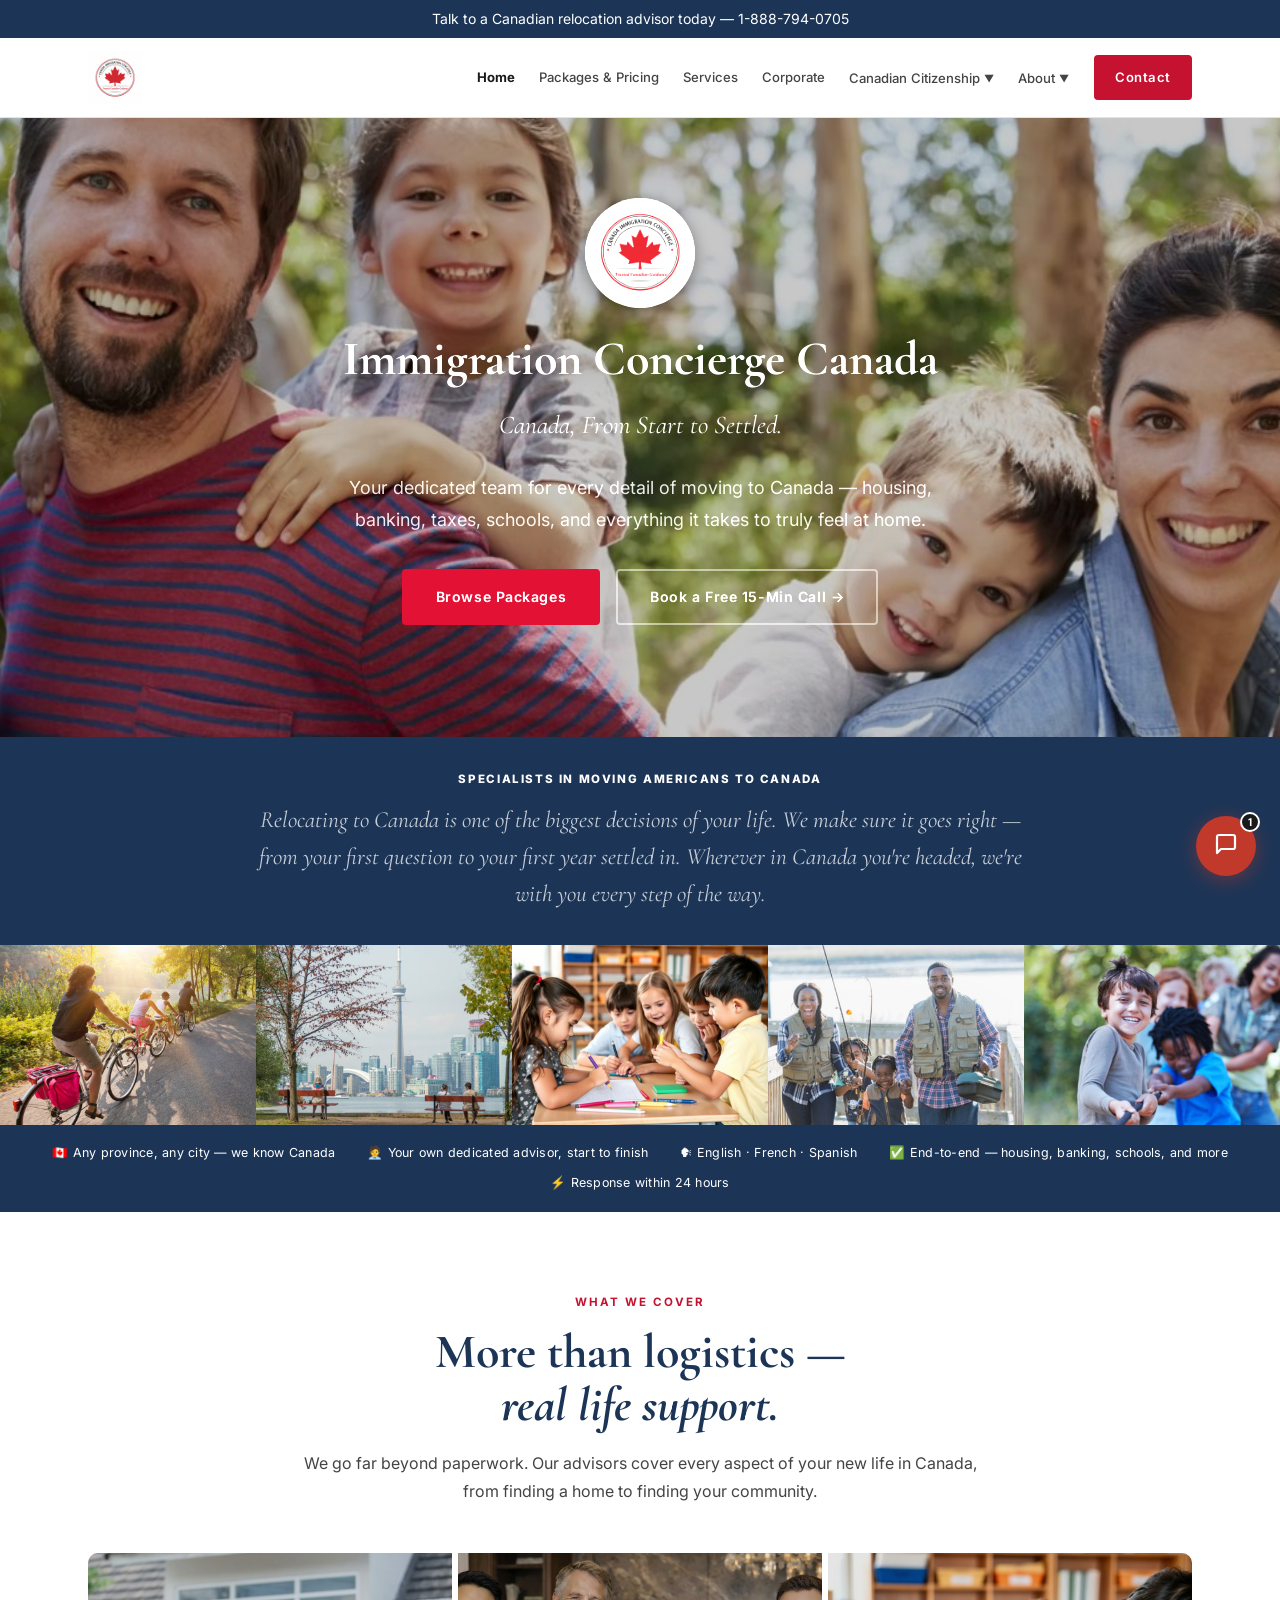
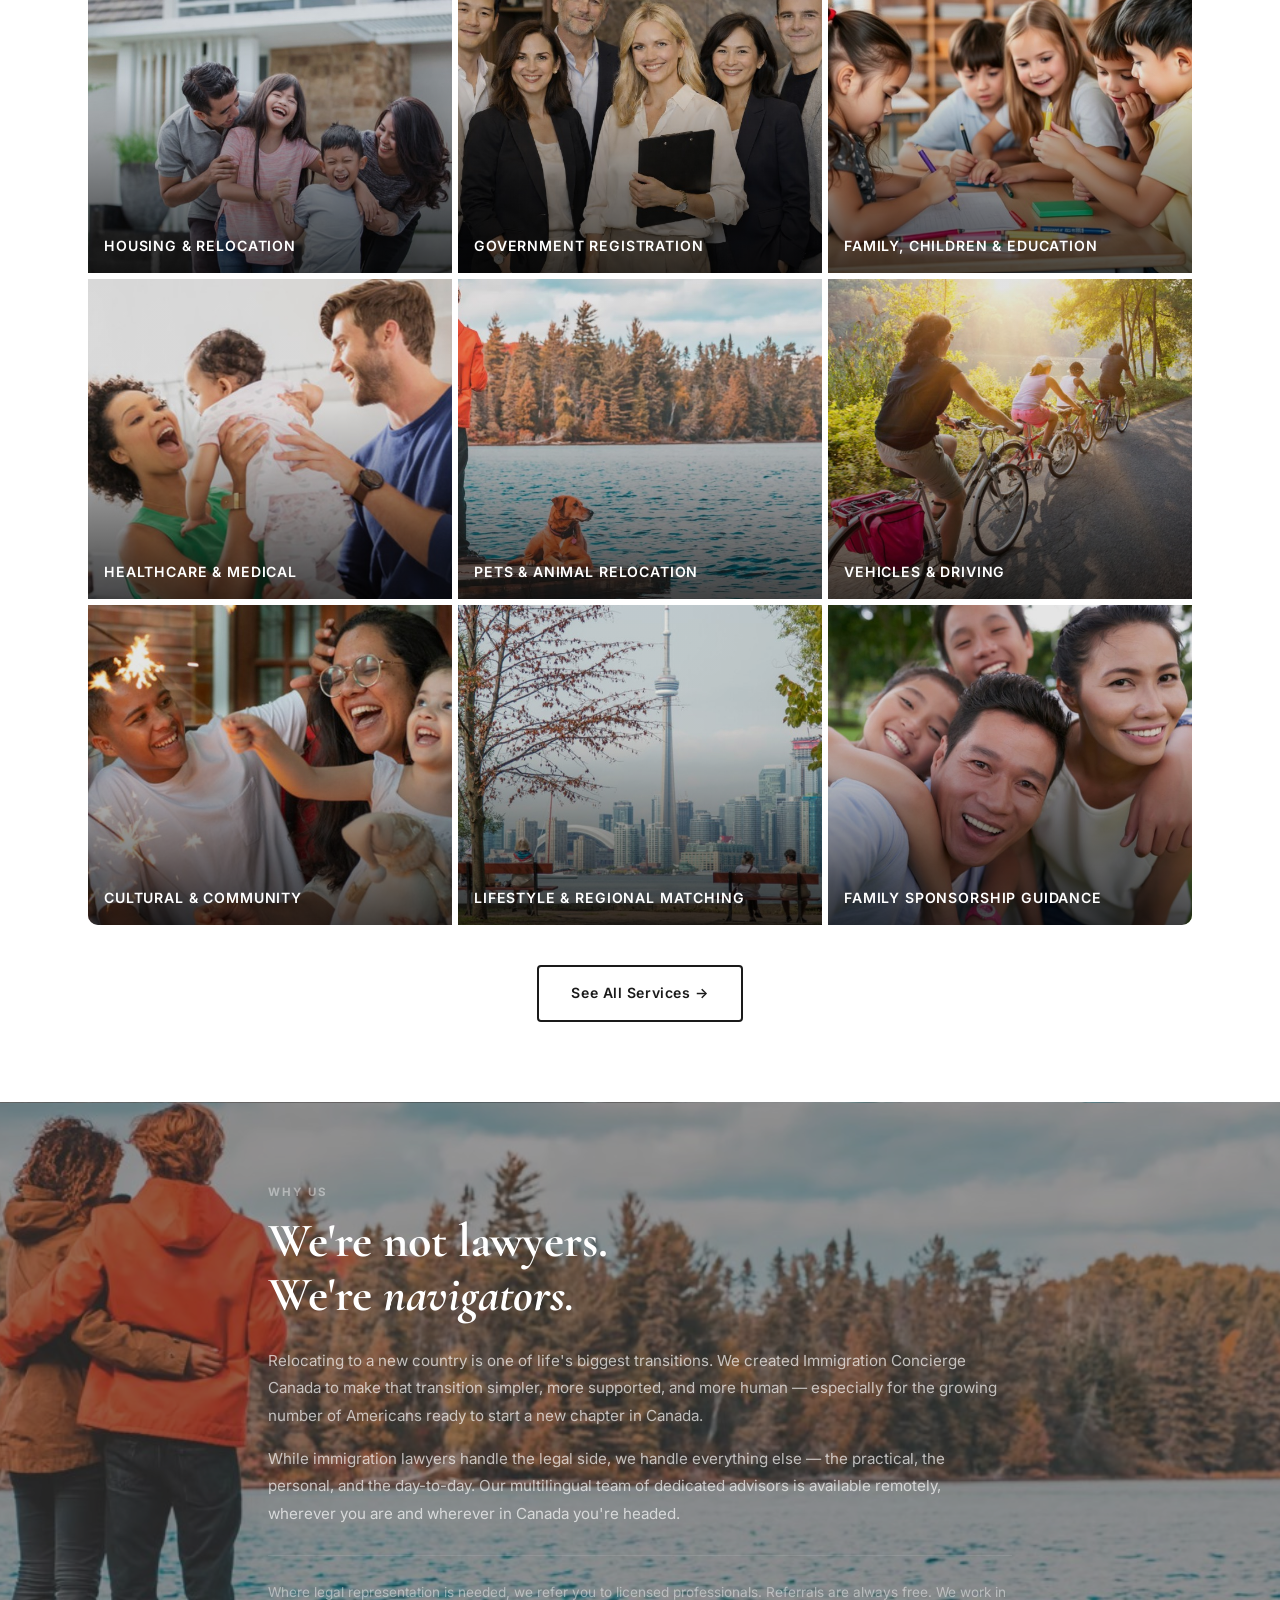
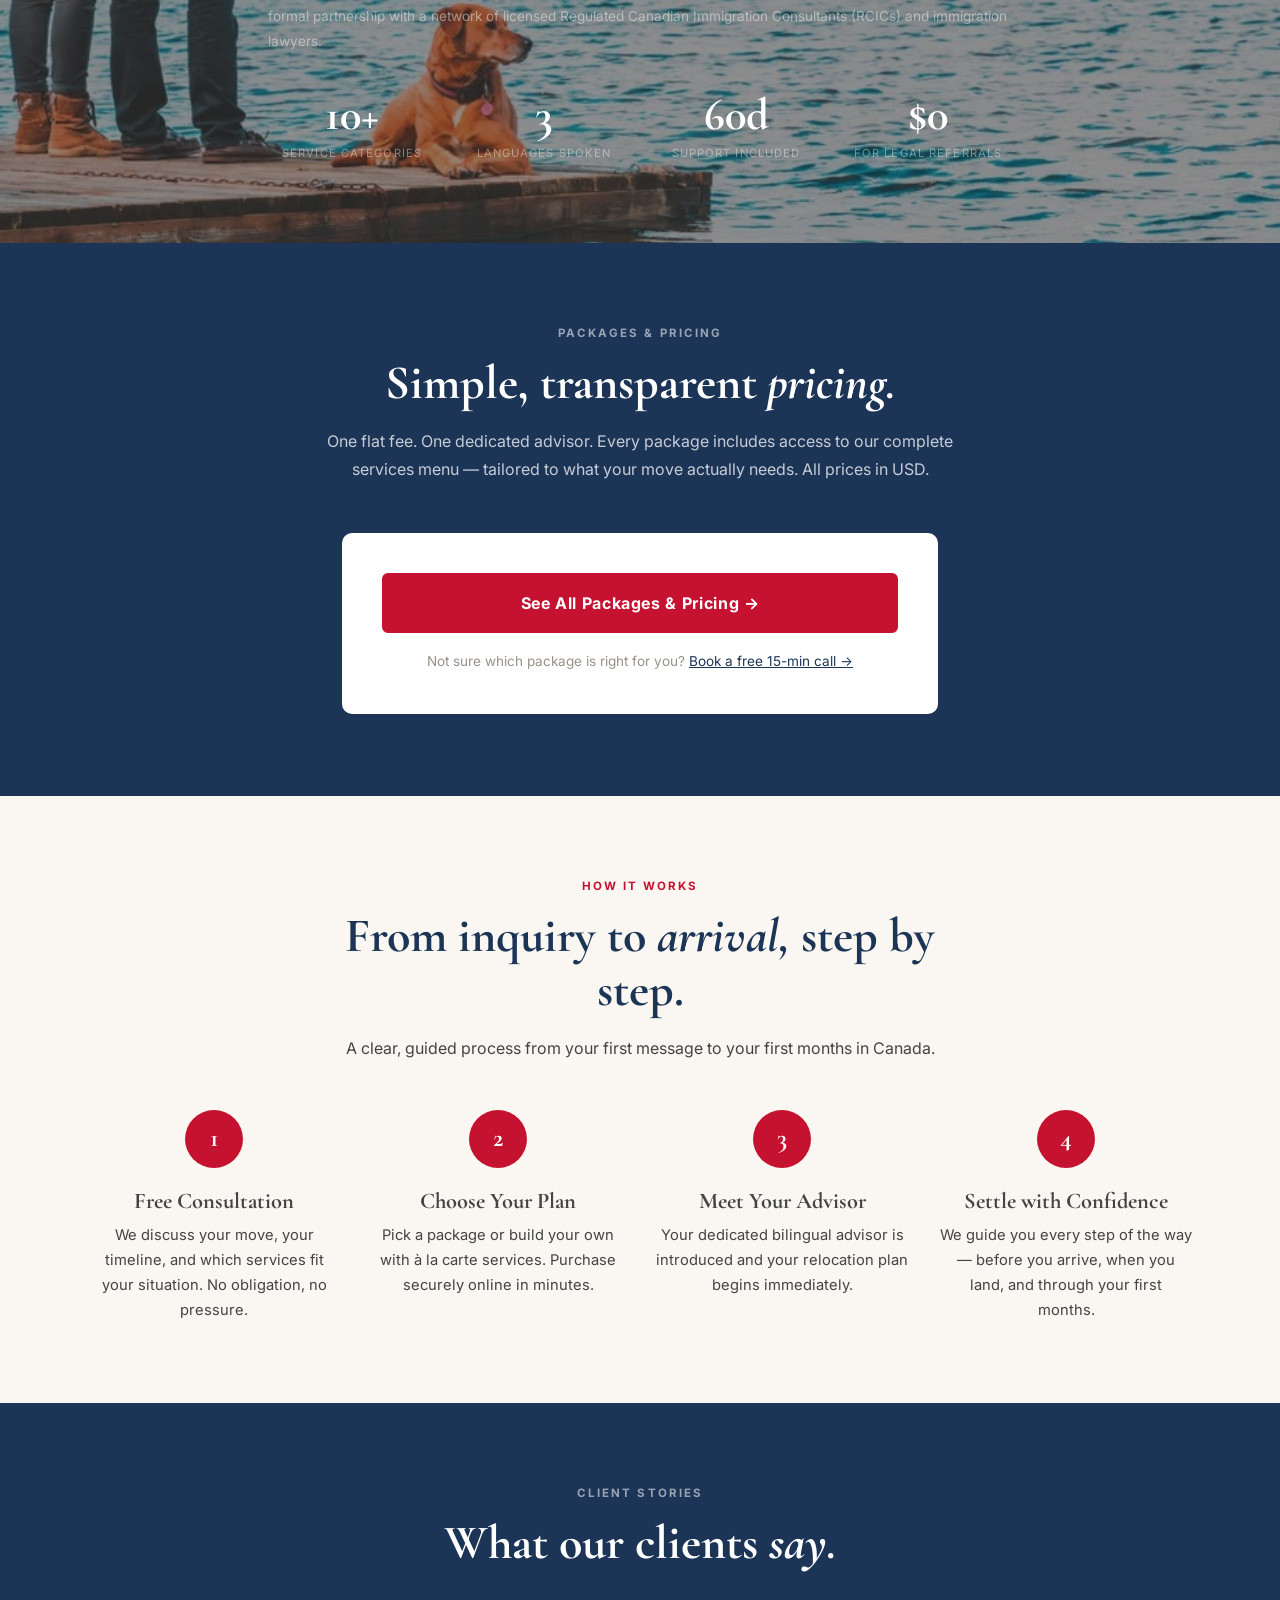
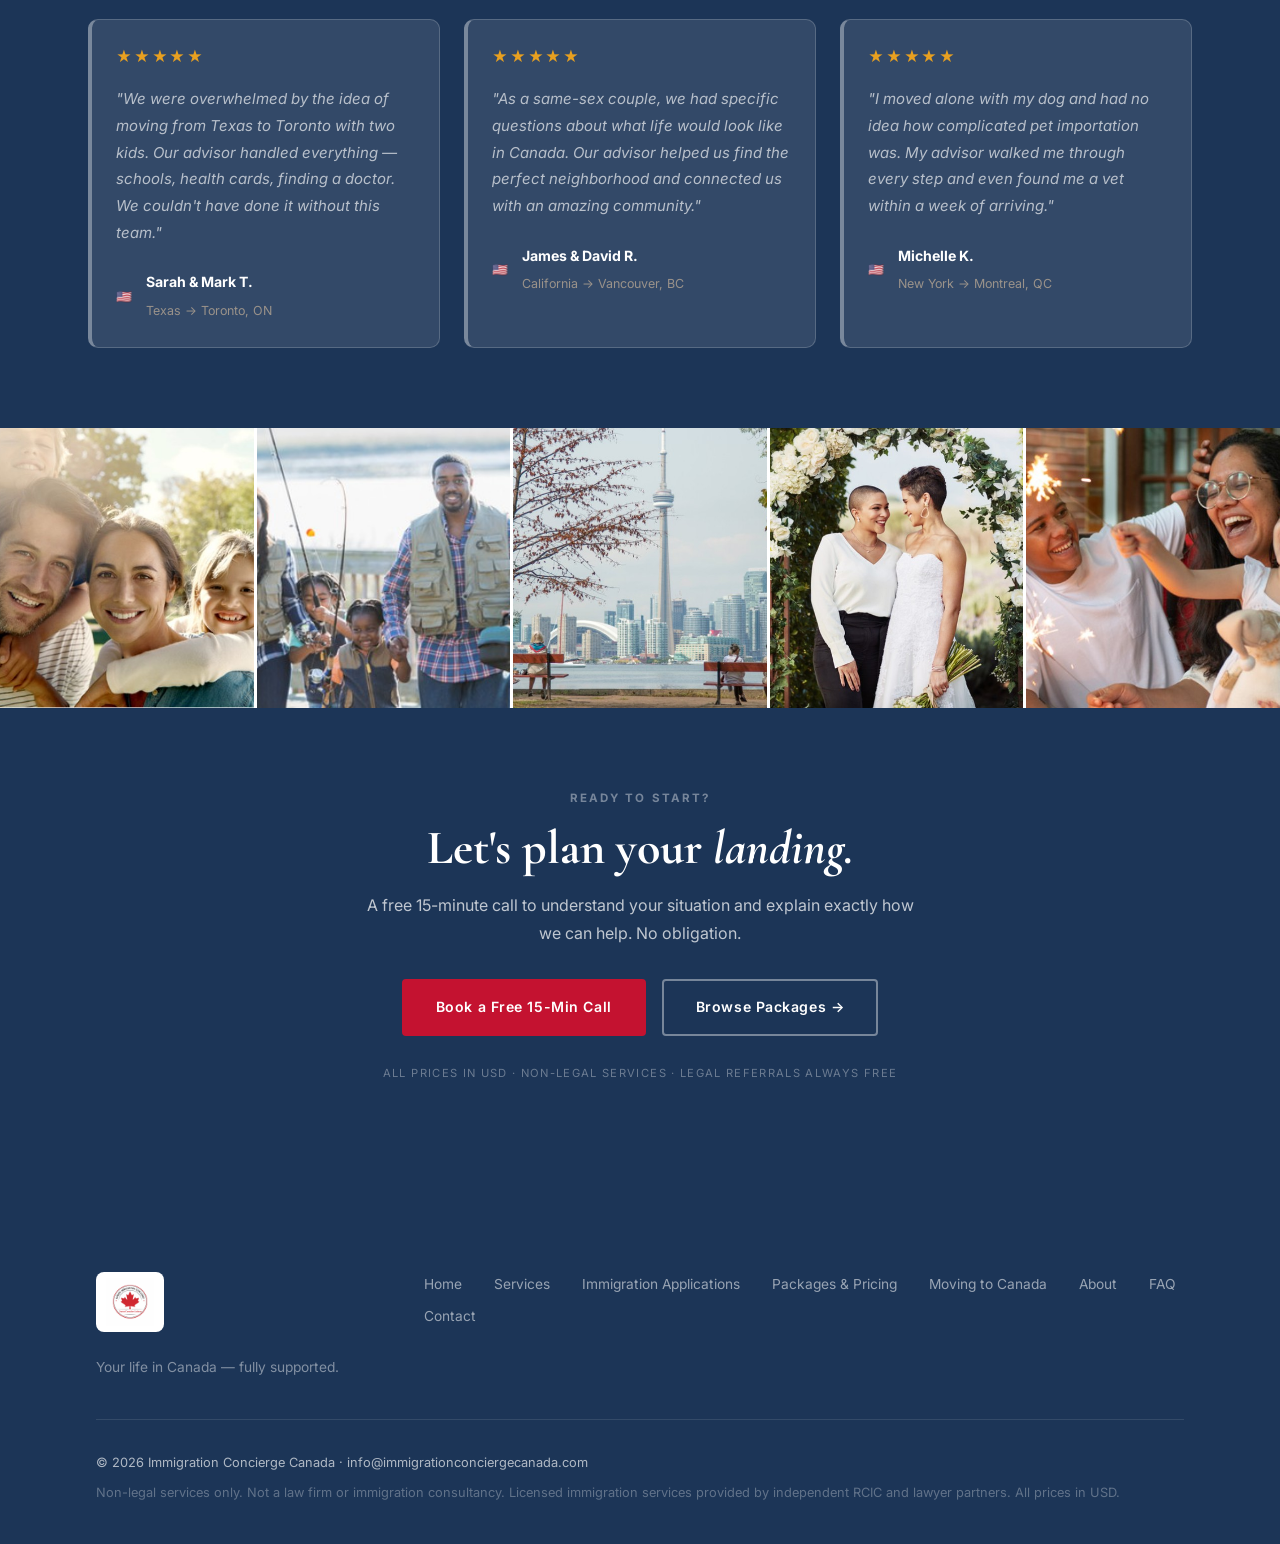
<file: index.html>
<!DOCTYPE html>
<html lang="en">
<head>
  <meta charset="UTF-8">
  <meta name="viewport" content="width=device-width, initial-scale=1.0">
  <title>Immigration Concierge Canada — Your Life in Canada, Fully Supported</title>
  <meta name="description" content="Dedicated concierge support for individuals and families relocating to Canada from the US and around the world. Housing, healthcare, schools, pets, and more.">
  <link rel="preconnect" href="https://fonts.googleapis.com">
  <link rel="preconnect" href="https://fonts.gstatic.com" crossorigin>
  <link href="https://fonts.googleapis.com/css2?family=Cormorant+Garamond:ital,wght@0,400;0,600;0,700;1,400;1,600&family=DM+Sans:wght@400;500;600;700&family=Inter:wght@400;500;600;700;800&display=swap" rel="stylesheet">
  <link rel="stylesheet" href="css/styles.css">
  <style>
    .hero::before { background: rgba(0,0,0,0.3) !important; }
    .hero { align-items: flex-end; padding-bottom: 7rem; }
    .hero-logo {
      width: 110px;
      height: 110px;
      border-radius: 50%;
      object-fit: cover;
      margin: 0 auto 1.5rem;
      display: block;
      box-shadow: 0 4px 16px rgba(0,0,0,0.4);
    }
  </style>
</head>
<body>

<!-- ANNOUNCE BAR -->
<div class="announce-bar">Talk to a Canadian relocation advisor today &mdash; <a href="tel:18887940705" style="color:#fff;text-decoration:none;">1-888-794-0705</a></div>

<!-- NAV -->
<nav class="nav" id="nav">
  <div class="nav-inner">
    <a href="index.html" class="nav-logo">
      <img src="images/logo.png" alt="Immigration Concierge Canada">
    </a>
    <button class="nav-toggle" id="navToggle" aria-label="Toggle menu">
      <span></span><span></span><span></span>
    </button>
    <div class="nav-menu" id="navMenu">
      <a href="index.html" class="nav-link">Home</a>
      <a href="packages.html" class="nav-link">Packages &amp; Pricing</a>
      <a href="services.html" class="nav-link">Services</a>
      <a href="corporate.html" class="nav-link">Corporate</a>
      <div class="nav-dropdown">
        <button class="nav-link nav-dropdown-toggle" aria-expanded="false">Canadian Citizenship <span class="nav-chevron">&#9660;</span></button>
        <div class="nav-dropdown-menu">
          <a href="citizenship-by-descent.html" class="nav-dropdown-item">Canadian Citizenship</a>
          <a href="immigration.html" class="nav-dropdown-item">Immigration Pathways</a>
        </div>
      </div>
      <div class="nav-dropdown">
        <button class="nav-link nav-dropdown-toggle" aria-expanded="false">About <span class="nav-chevron">&#9660;</span></button>
        <div class="nav-dropdown-menu">
          <a href="about.html" class="nav-dropdown-item">About</a>
          <a href="moving-to-canada.html" class="nav-dropdown-item">Moving to Canada</a>
          <a href="faq.html" class="nav-dropdown-item">FAQ</a>
        </div>
      </div>
      <a href="contact.html" class="btn btn-red">Contact</a>
    </div>
  </div>
</nav>

<!-- HERO -->
<section class="hero" style="background-image:url('images/family-hero.jpg')">
  <div class="hero-inner">
    <img src="images/logo.png" alt="Immigration Concierge Canada" class="hero-logo">
    <h1>Immigration Concierge Canada</h1>
    <p class="hero-subheading">Canada, From Start to Settled.</p>
    <p class="hero-sub">Your dedicated team for every detail of moving to Canada — housing, banking, taxes, schools, and everything it takes to truly feel at home.</p>
    <div class="btn-group">
      <a href="packages.html" class="btn btn-primary">Browse Packages</a>
      <a href="contact.html" class="btn btn-ghost">Book a Free 15-Min Call →</a>
    </div>
  </div>
</section>

<!-- SUBHEADING STRIP -->
<div style="background:#1C3557;padding:2rem;text-align:center;">
  <p style="color:#ffffff;font-weight:800;font-size:0.72rem;text-transform:uppercase;letter-spacing:0.14em;margin:0 auto 0.75rem;">Specialists in Moving Americans to Canada</p>
  <p style="color:rgba(255,255,255,0.75);font-family:'Cormorant Garamond',serif;font-size:clamp(1.1rem,2vw,1.45rem);font-style:italic;line-height:1.6;max-width:780px;margin:0 auto;">Relocating to Canada is one of the biggest decisions of your life. We make sure it goes right — from your first question to your first year settled in. Wherever in Canada you're headed, we're with you every step of the way.</p>
</div>

<!-- PHOTO BANNER -->
<div style="display:grid;grid-template-columns:repeat(5,1fr);height:180px;overflow:hidden;">
  <img src="images/family-cycling.jpg" alt="Family cycling in Canada" style="width:100%;height:100%;object-fit:cover;">
  <img src="images/toronto-skyline.jpg" alt="Toronto CN Tower skyline" style="width:100%;height:100%;object-fit:cover;">
  <img src="images/kids-classroom.jpg" alt="Kids in Canadian school" style="width:100%;height:100%;object-fit:cover;object-position:center top;">
  <img src="images/family-fishing.jpg" alt="Family fishing in Canada" style="width:100%;height:100%;object-fit:cover;">
  <img src="images/kids-playing.jpg" alt="Kids playing outdoors" style="width:100%;height:100%;object-fit:cover;">
</div>

<!-- TRUST BAR -->
<div style="background:#1C3557;padding:1.1rem 2rem;">
  <div style="display:flex;flex-wrap:wrap;justify-content:center;gap:0.5rem 2rem;max-width:1200px;margin:0 auto;">
    <span style="font-size:0.78rem;color:#ffffff;letter-spacing:0.02em;white-space:nowrap;">🇨🇦 Any province, any city — we know Canada</span>
    <span style="font-size:0.78rem;color:#ffffff;letter-spacing:0.02em;white-space:nowrap;">🧑‍💼 Your own dedicated advisor, start to finish</span>
    <span style="font-size:0.78rem;color:#ffffff;letter-spacing:0.02em;white-space:nowrap;">🗣 English · French · Spanish</span>
    <span style="font-size:0.78rem;color:#ffffff;letter-spacing:0.02em;white-space:nowrap;">✅ End-to-end — housing, banking, schools, and more</span>
    <span style="font-size:0.78rem;color:#ffffff;letter-spacing:0.02em;white-space:nowrap;">⚡ Response within 24 hours</span>
  </div>
</div>

<!-- WHAT WE COVER -->
<section class="section">
  <div class="container">
    <div class="section-header fade-in">
      <div class="eyebrow">What We Cover</div>
      <h2>More than logistics —<br><em>real life support.</em></h2>
      <p class="intro">We go far beyond paperwork. Our advisors cover every aspect of your new life in Canada, from finding a home to finding your community.</p>
    </div>
    <div class="photo-grid fade-in-group">
      <a href="services.html#housing" class="photo-card" style="background-image:url('images/housing-card.jpg')">
        <div class="photo-card-overlay"></div><span class="photo-card-title">Housing &amp; Relocation</span>
      </a>
      <a href="services.html#government" class="photo-card" style="background-image:url('images/team.jpg');background-position:center 30%;">
        <div class="photo-card-overlay"></div><span class="photo-card-title">Government Registration</span>
      </a>
      <a href="services.html#family" class="photo-card" style="background-image:url('images/kids-classroom.jpg')">
        <div class="photo-card-overlay"></div><span class="photo-card-title">Family, Children &amp; Education</span>
      </a>
      <a href="services.html#healthcare" class="photo-card" style="background-image:url('images/family-baby.jpg')">
        <div class="photo-card-overlay"></div><span class="photo-card-title">Healthcare &amp; Medical</span>
      </a>
      <a href="services.html#pets" class="photo-card" style="background-image:url('images/couple-lake.jpg')">
        <div class="photo-card-overlay"></div><span class="photo-card-title">Pets &amp; Animal Relocation</span>
      </a>
      <a href="services.html#vehicles" class="photo-card" style="background-image:url('images/family-cycling.jpg')">
        <div class="photo-card-overlay"></div><span class="photo-card-title">Vehicles &amp; Driving</span>
      </a>
      <a href="services.html#cultural" class="photo-card" style="background-image:url('images/family-sparklers.jpg')">
        <div class="photo-card-overlay"></div><span class="photo-card-title">Cultural &amp; Community</span>
      </a>
      <a href="services.html#lifestyle" class="photo-card" style="background-image:url('images/toronto-skyline.jpg')">
        <div class="photo-card-overlay"></div><span class="photo-card-title">Lifestyle &amp; Regional Matching</span>
      </a>
      <a href="services.html#sponsorship" class="photo-card" style="background-image:url('images/asian-family-park.jpg')">
        <div class="photo-card-overlay"></div><span class="photo-card-title">Family Sponsorship Guidance</span>
      </a>
    </div>
    <div style="text-align:center;margin-top:2.5rem">
      <a href="services.html" class="btn btn-outline">See All Services →</a>
    </div>
  </div>
</section>

<!-- WHY US — DARK SECTION -->
<div class="about-dark" style="background-image:url('images/couple-lake.jpg');background-size:cover;background-position:center;position:relative;">
  <div style="position:absolute;inset:0;background:rgba(20,20,20,0.45);"></div>
  <div class="container" style="position:relative;z-index:1;">
    <div class="eyebrow">Why Us</div>
    <h2>We're not lawyers.<br>We're <em>navigators.</em></h2>
    <p>Relocating to a new country is one of life's biggest transitions. We created Immigration Concierge Canada to make that transition simpler, more supported, and more human — especially for the growing number of Americans ready to start a new chapter in Canada.</p>
    <p>While immigration lawyers handle the legal side, we handle everything else — the practical, the personal, and the day-to-day. Our multilingual team of dedicated advisors is available remotely, wherever you are and wherever in Canada you're headed.</p>
    <p class="footnote">Where legal representation is needed, we refer you to licensed professionals. Referrals are always free. We work in formal partnership with a network of licensed Regulated Canadian Immigration Consultants (RCICs) and immigration lawyers.</p>
    <div class="stats-grid">
      <div><span class="num">10+</span><span class="lbl">Service Categories</span></div>
      <div><span class="num">3</span><span class="lbl">Languages Spoken</span></div>
      <div><span class="num">60d</span><span class="lbl">Support Included</span></div>
      <div><span class="num">$0</span><span class="lbl">For Legal Referrals</span></div>
    </div>
  </div>
</div>

<!-- PACKAGES PREVIEW -->
<section class="section alt-bg">
  <div class="container">
    <div class="section-header fade-in">
      <div class="eyebrow">Packages &amp; Pricing</div>
      <h2>Simple, transparent <em>pricing.</em></h2>
      <p class="intro">One flat fee. One dedicated advisor. Every package includes access to our complete services menu — tailored to what your move actually needs. All prices in USD.</p>
    </div>
    <div class="fade-in" style="display:flex;justify-content:center;margin-top:2rem;">
      <div style="background:#ffffff;border:2px solid var(--navy);border-radius:12px;padding:2.5rem;max-width:600px;width:100%;text-align:center;">
        <a href="packages.html" class="btn btn-primary" style="display:block;width:100%;padding:14px 36px;font-weight:700;font-size:1rem;border-radius:6px;">See All Packages &amp; Pricing →</a>
        <p style="margin-top:1.1rem;font-size:0.85rem;color:var(--light);">Not sure which package is right for you? <a href="contact.html" style="color:var(--navy);text-decoration:underline;">Book a free 15-min call →</a></p>
      </div>
    </div>
  </div>
</section>

<!-- HOW IT WORKS -->
<section class="section" style="background:url('https://picsum.photos/seed/family-02/1920/1080') center/cover no-repeat;position:relative;">
  <div style="position:absolute;inset:0;background:rgba(250,247,242,0.96);"></div>
  <div class="container" style="position:relative;">
    <div class="section-header fade-in">
      <div class="eyebrow">How It Works</div>
      <h2>From inquiry to <em>arrival,</em> step by step.</h2>
      <p class="intro">A clear, guided process from your first message to your first months in Canada.</p>
    </div>
    <div class="steps-grid fade-in-group">
      <div class="step">
        <div class="step-num">1</div>
        <h4>Free Consultation</h4>
        <p>We discuss your move, your timeline, and which services fit your situation. No obligation, no pressure.</p>
      </div>
      <div class="step">
        <div class="step-num">2</div>
        <h4>Choose Your Plan</h4>
        <p>Pick a package or build your own with à la carte services. Purchase securely online in minutes.</p>
      </div>
      <div class="step">
        <div class="step-num">3</div>
        <h4>Meet Your Advisor</h4>
        <p>Your dedicated bilingual advisor is introduced and your relocation plan begins immediately.</p>
      </div>
      <div class="step">
        <div class="step-num">4</div>
        <h4>Settle with Confidence</h4>
        <p>We guide you every step of the way — before you arrive, when you land, and through your first months.</p>
      </div>
    </div>
  </div>
</section>

<!-- TESTIMONIALS -->
<section class="section alt-bg">
  <div class="container">
    <div class="section-header fade-in">
      <div class="eyebrow">Client Stories</div>
      <h2>What our clients <em>say.</em></h2>
    </div>
    <div class="testimonials-grid fade-in-group">

      <div class="testimonial">
        <div class="stars">★★★★★</div>
        <p>"We were overwhelmed by the idea of moving from Texas to Toronto with two kids. Our advisor handled everything — schools, health cards, finding a doctor. We couldn't have done it without this team."</p>
        <div class="author">
          <span class="flag">🇺🇸</span>
          <div>
            <strong>Sarah &amp; Mark T.</strong>
            <span>Texas → Toronto, ON</span>
          </div>
        </div>
      </div>

      <div class="testimonial">
        <div class="stars">★★★★★</div>
        <p>"As a same-sex couple, we had specific questions about what life would look like in Canada. Our advisor helped us find the perfect neighborhood and connected us with an amazing community."</p>
        <div class="author">
          <span class="flag">🇺🇸</span>
          <div>
            <strong>James &amp; David R.</strong>
            <span>California → Vancouver, BC</span>
          </div>
        </div>
      </div>

      <div class="testimonial">
        <div class="stars">★★★★★</div>
        <p>"I moved alone with my dog and had no idea how complicated pet importation was. My advisor walked me through every step and even found me a vet within a week of arriving."</p>
        <div class="author">
          <span class="flag">🇺🇸</span>
          <div>
            <strong>Michelle K.</strong>
            <span>New York → Montreal, QC</span>
          </div>
        </div>
      </div>

    </div>
  </div>
</section>

<!-- PHOTO STRIP -->
<div style="display:grid;grid-template-columns:repeat(5,1fr);height:280px;overflow:hidden;gap:3px;">
  <img src="images/family-park.jpg" alt="Family in park" style="width:100%;height:100%;object-fit:cover;object-position:center top;">
  <img src="images/family-fishing.jpg" alt="Family fishing" style="width:100%;height:100%;object-fit:cover;object-position:center top;">
  <img src="images/toronto-skyline.jpg" alt="Toronto skyline" style="width:100%;height:100%;object-fit:cover;">
  <img src="images/lgbtq-wedding.jpg" alt="LGBTQ+ couple" style="width:100%;height:100%;object-fit:cover;object-position:center top;">
  <img src="images/family-sparklers.jpg" alt="Family celebrating" style="width:100%;height:100%;object-fit:cover;">
</div>

<!-- BOTTOM CTA -->
<section class="cta-section dark">
  <div class="eyebrow" style="color:rgba(255,255,255,0.4)">Ready to Start?</div>
  <h2>Let's plan your <em>landing.</em></h2>
  <p>A free 15-minute call to understand your situation and explain exactly how we can help. No obligation.</p>
  <div class="btn-group" style="justify-content:center">
    <a href="contact.html" class="btn btn-primary">Book a Free 15-Min Call</a>
    <a href="packages.html" class="btn btn-ghost-white">Browse Packages →</a>
  </div>
  <p class="footnote">All prices in USD · Non-legal services · Legal referrals always free</p>
</section>

<!-- FOOTER -->
<footer class="footer">
  <div class="container">
    <div class="footer-top">
      <div class="footer-brand">
        <div class="footer-logo-wrap"><img src="images/logo.png" alt="Immigration Concierge Canada" class="footer-logo"></div>
        <p>Your life in Canada — fully supported.</p>
      </div>
      <nav class="footer-nav">
        <a href="index.html">Home</a>
        <a href="services.html">Services</a>
        <a href="immigration.html">Immigration Applications</a>
        <a href="packages.html">Packages &amp; Pricing</a>
        <a href="moving-to-canada.html">Moving to Canada</a>
        <a href="about.html">About</a>
        <a href="faq.html">FAQ</a>
        <a href="contact.html">Contact</a>
      </nav>
    </div>
    <div class="footer-bottom">
      <p>© 2026 Immigration Concierge Canada · <a href="mailto:info@immigrationconciergecanada.com">info@immigrationconciergecanada.com</a></p>
      <p class="footer-legal">Non-legal services only. Not a law firm or immigration consultancy. Licensed immigration services provided by independent RCIC and lawyer partners. All prices in USD.</p>
    </div>
  </div>
</footer>

<script src="js/main.js"></script>
<script src="js/chatbot.js"></script>
</body>
</html>
</file>
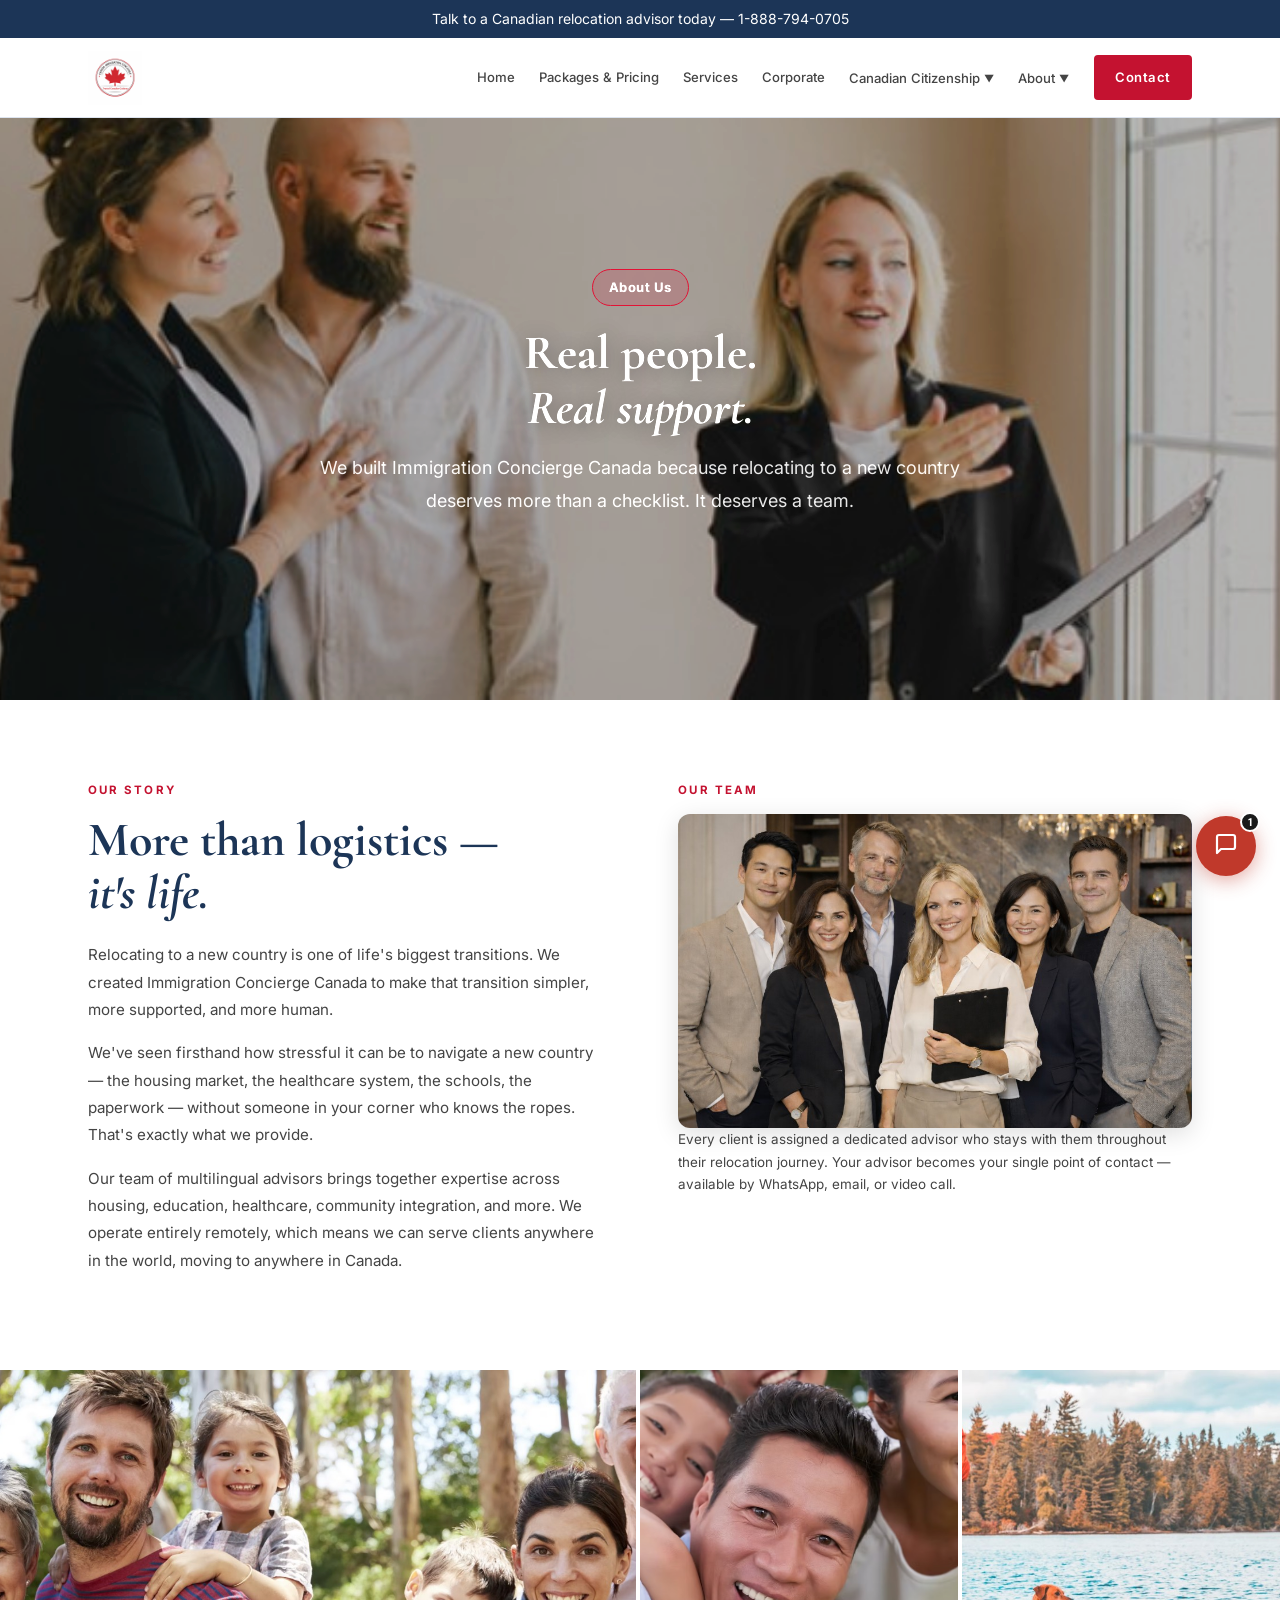
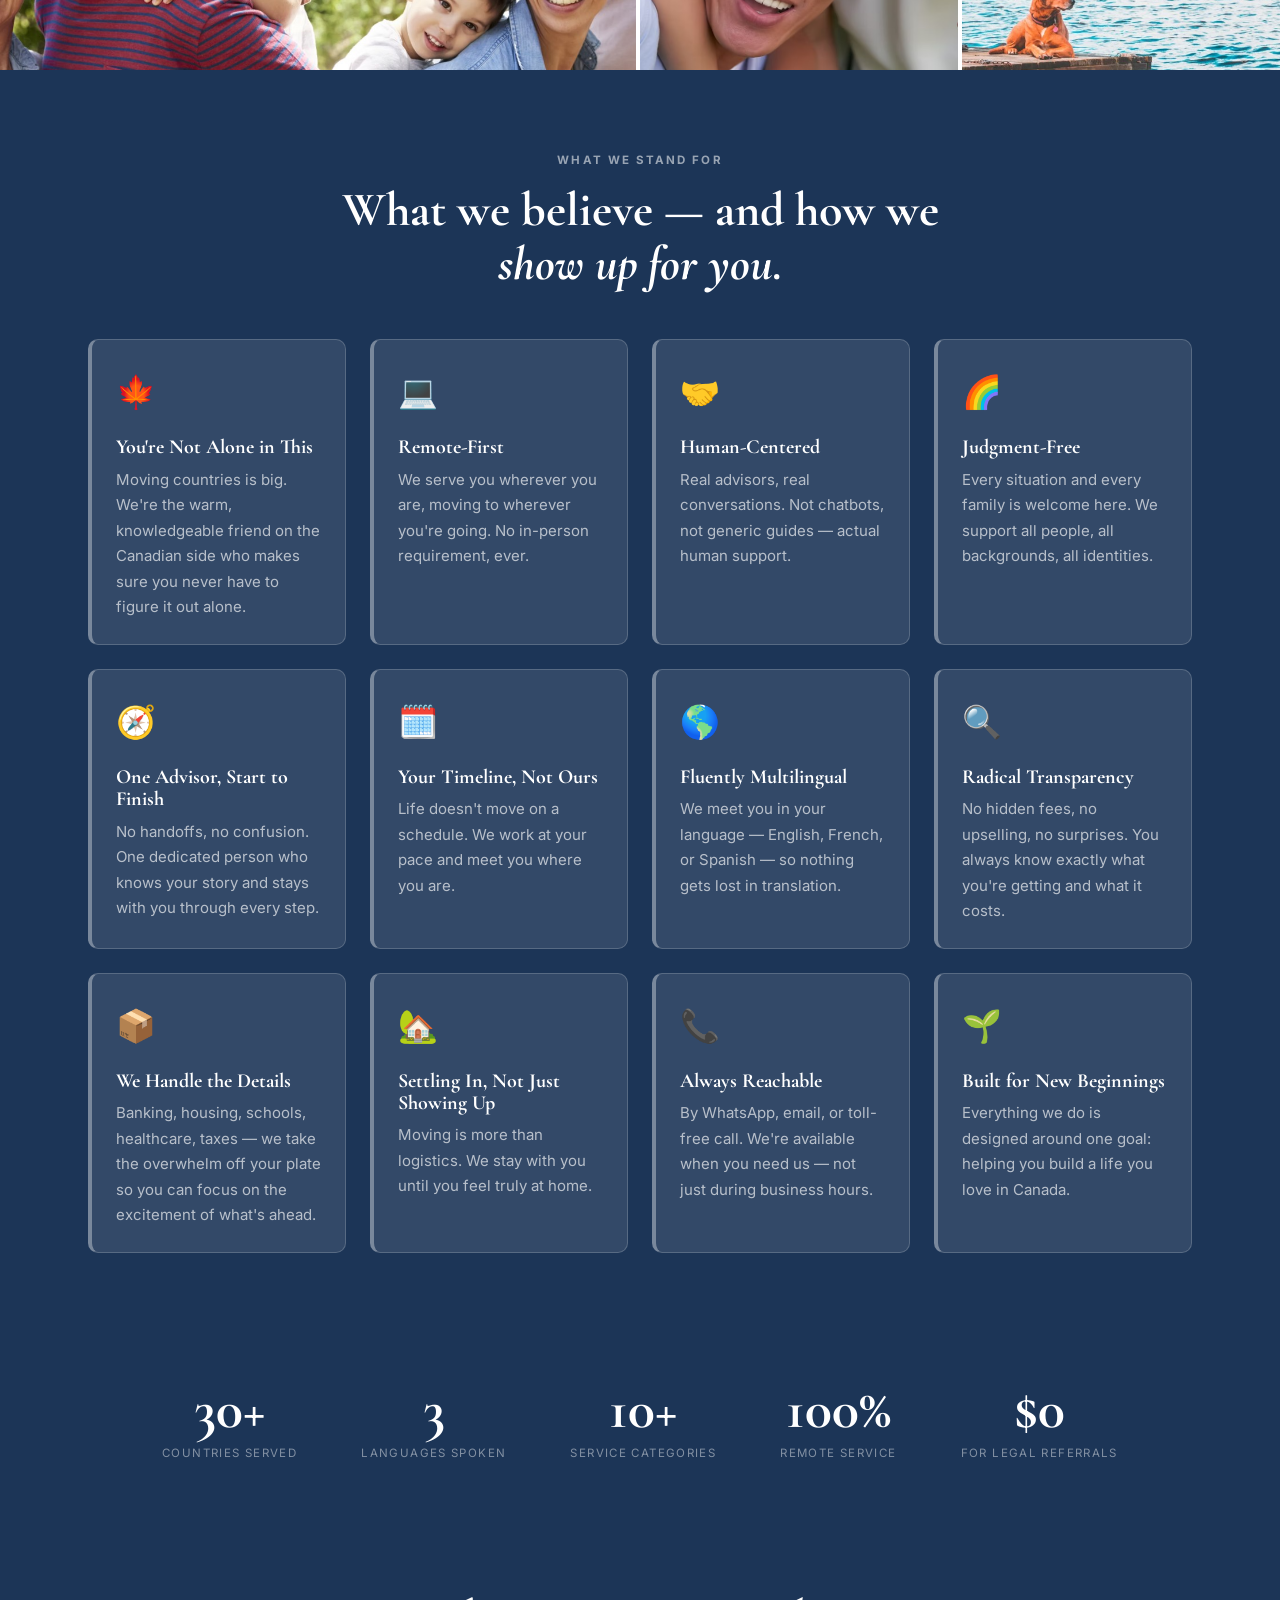
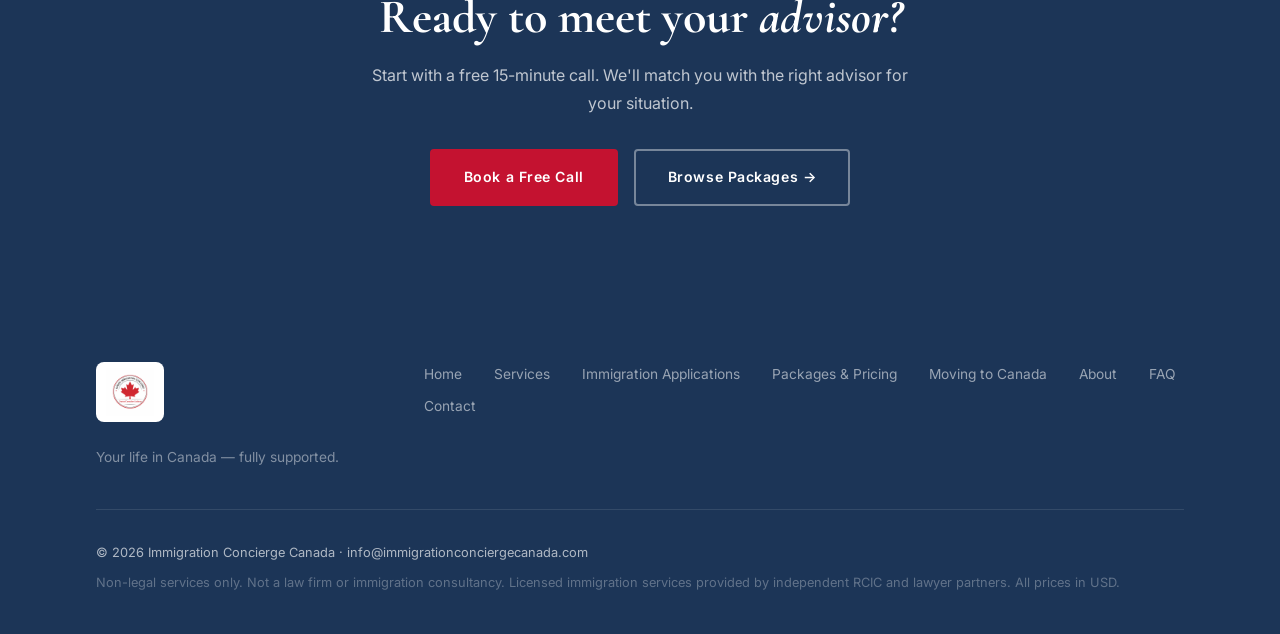
<file: about.html>
<!DOCTYPE html>
<html lang="en">
<head>
  <meta charset="UTF-8">
  <meta name="viewport" content="width=device-width, initial-scale=1.0">
  <title>About Us — Immigration Concierge Canada</title>
  <meta name="description" content="We built Immigration Concierge Canada because relocating to a new country deserves more than a checklist. Learn about our team, values, and approach.">
  <link rel="preconnect" href="https://fonts.googleapis.com">
  <link rel="preconnect" href="https://fonts.gstatic.com" crossorigin>
  <link href="https://fonts.googleapis.com/css2?family=Cormorant+Garamond:ital,wght@0,400;0,600;0,700;1,400;1,600&family=DM+Sans:wght@400;500;600;700&family=Inter:wght@400;500;600;700;800&display=swap" rel="stylesheet">
  <link rel="stylesheet" href="css/styles.css">
  <style>
    .about-hero { background-image: none !important; min-height: 700px !important; }
    .about-hero::before { background: rgba(0,0,0,0.35) !important; }
    .about-hero-img { position:absolute; inset:0; width:100%; height:100%; object-fit:cover; object-position:center center; filter:brightness(1.05) saturate(1.1); z-index:0; }
    .about-hero .page-hero-inner { position:relative; z-index:2; }

    .team-float {
      float: right;
      width: 235px;
      border-radius: 12px;
      box-shadow: 0 6px 24px rgba(0,0,0,0.13);
      margin: 0 0 1.25rem 1.75rem;
      display: block;
    }
    @media (max-width: 640px) {
      .team-float {
        float: none;
        width: 100%;
        margin: 0 0 1.25rem 0;
      }
    }
    .values-grid-12 { grid-template-columns: repeat(4, 1fr); }
    @media (max-width: 900px) { .values-grid-12 { grid-template-columns: repeat(2, 1fr); } }
    @media (max-width: 480px) { .values-grid-12 { grid-template-columns: 1fr; } }
  </style>
</head>
<body>

<!-- ANNOUNCE BAR -->
<div class="announce-bar">Talk to a Canadian relocation advisor today &mdash; <a href="tel:18887940705" style="color:#fff;text-decoration:none;">1-888-794-0705</a></div>

<!-- NAV -->
<nav class="nav" id="nav">
  <div class="nav-inner">
    <a href="index.html" class="nav-logo"><img src="images/logo.png" alt="Immigration Concierge Canada"></a>
    <button class="nav-toggle" id="navToggle" aria-label="Toggle menu"><span></span><span></span><span></span></button>
    <div class="nav-menu" id="navMenu">
      <a href="index.html" class="nav-link">Home</a>
      <a href="packages.html" class="nav-link">Packages &amp; Pricing</a>
      <a href="services.html" class="nav-link">Services</a>
      <a href="corporate.html" class="nav-link">Corporate</a>
      <div class="nav-dropdown">
        <button class="nav-link nav-dropdown-toggle" aria-expanded="false">Canadian Citizenship <span class="nav-chevron">&#9660;</span></button>
        <div class="nav-dropdown-menu">
          <a href="citizenship-by-descent.html" class="nav-dropdown-item">Canadian Citizenship</a>
          <a href="immigration.html" class="nav-dropdown-item">Immigration Pathways</a>
        </div>
      </div>
      <div class="nav-dropdown">
        <button class="nav-link nav-dropdown-toggle" aria-expanded="false">About <span class="nav-chevron">&#9660;</span></button>
        <div class="nav-dropdown-menu">
          <a href="about.html" class="nav-dropdown-item">About</a>
          <a href="moving-to-canada.html" class="nav-dropdown-item">Moving to Canada</a>
          <a href="faq.html" class="nav-dropdown-item">FAQ</a>
        </div>
      </div>
      <a href="contact.html" class="btn btn-red">Contact</a>
    </div>
  </div>
</nav>

<!-- HERO -->
<section class="page-hero about-hero">
  <img class="about-hero-img" src="images/about-hero.jpg" alt="Happy family outdoors">
  <div class="page-hero-inner">
    <div class="eyebrow">About Us</div>
    <h1>Real people.<br><em>Real support.</em></h1>
    <p>We built Immigration Concierge Canada because relocating to a new country deserves more than a checklist. It deserves a team.</p>
  </div>
</section>

<!-- OUR STORY + TEAM -->
<section class="section">
  <div class="container">
    <div class="two-col">

      <div class="col-left fade-in">
        <div class="eyebrow">Our Story</div>
        <h2>More than logistics —<br><em>it's life.</em></h2>
        <p>Relocating to a new country is one of life's biggest transitions. We created Immigration Concierge Canada to make that transition simpler, more supported, and more human.</p>
        <p>We've seen firsthand how stressful it can be to navigate a new country — the housing market, the healthcare system, the schools, the paperwork — without someone in your corner who knows the ropes. That's exactly what we provide.</p>
        <p>Our team of multilingual advisors brings together expertise across housing, education, healthcare, community integration, and more. We operate entirely remotely, which means we can serve clients anywhere in the world, moving to anywhere in Canada.</p>
      </div>

      <div class="col-right fade-in">
        <div class="eyebrow">Our Team</div>
        <img src="images/team-photo.jpg" alt="The Immigration Concierge Canada team" style="width:100%;border-radius:12px;box-shadow:0 6px 24px rgba(0,0,0,0.13);display:block;">
        <p class="team-footnote">Every client is assigned a dedicated advisor who stays with them throughout their relocation journey. Your advisor becomes your single point of contact — available by WhatsApp, email, or video call.</p>
      </div>

    </div>
  </div>
</section>

<!-- PHOTO COLLAGE STRIP -->
<div style="display:grid;grid-template-columns:2fr 1fr 1fr;height:300px;overflow:hidden;gap:4px;">
  <img src="images/family-hero.jpg" alt="Diverse family" style="width:100%;height:100%;object-fit:cover;">
  <img src="images/asian-family.jpg" alt="Family outdoors" style="width:100%;height:100%;object-fit:cover;object-position:center top;">
  <img src="images/couple-lake.jpg" alt="Canadian nature" style="width:100%;height:100%;object-fit:cover;">
</div>

<!-- VALUES -->
<section class="section alt-bg">
  <div class="container">
    <div class="section-header fade-in">
      <div class="eyebrow">What We Stand For</div>
      <h2>What we believe — and how we <em>show up for you.</em></h2>
    </div>
    <div class="values-grid values-grid-12 fade-in-group">
      <div class="value-card">
        <div class="icon">🍁</div>
        <h4>You're Not Alone in This</h4>
        <p>Moving countries is big. We're the warm, knowledgeable friend on the Canadian side who makes sure you never have to figure it out alone.</p>
      </div>
      <div class="value-card">
        <div class="icon">💻</div>
        <h4>Remote-First</h4>
        <p>We serve you wherever you are, moving to wherever you're going. No in-person requirement, ever.</p>
      </div>
      <div class="value-card">
        <div class="icon">🤝</div>
        <h4>Human-Centered</h4>
        <p>Real advisors, real conversations. Not chatbots, not generic guides — actual human support.</p>
      </div>
      <div class="value-card">
        <div class="icon">🌈</div>
        <h4>Judgment-Free</h4>
        <p>Every situation and every family is welcome here. We support all people, all backgrounds, all identities.</p>
      </div>
      <div class="value-card">
        <div class="icon">🧭</div>
        <h4>One Advisor, Start to Finish</h4>
        <p>No handoffs, no confusion. One dedicated person who knows your story and stays with you through every step.</p>
      </div>
      <div class="value-card">
        <div class="icon">🗓️</div>
        <h4>Your Timeline, Not Ours</h4>
        <p>Life doesn't move on a schedule. We work at your pace and meet you where you are.</p>
      </div>
      <div class="value-card">
        <div class="icon">🌎</div>
        <h4>Fluently Multilingual</h4>
        <p>We meet you in your language — English, French, or Spanish — so nothing gets lost in translation.</p>
      </div>
      <div class="value-card">
        <div class="icon">🔍</div>
        <h4>Radical Transparency</h4>
        <p>No hidden fees, no upselling, no surprises. You always know exactly what you're getting and what it costs.</p>
      </div>
      <div class="value-card">
        <div class="icon">📦</div>
        <h4>We Handle the Details</h4>
        <p>Banking, housing, schools, healthcare, taxes — we take the overwhelm off your plate so you can focus on the excitement of what's ahead.</p>
      </div>
      <div class="value-card">
        <div class="icon">🏡</div>
        <h4>Settling In, Not Just Showing Up</h4>
        <p>Moving is more than logistics. We stay with you until you feel truly at home.</p>
      </div>
      <div class="value-card">
        <div class="icon">📞</div>
        <h4>Always Reachable</h4>
        <p>By WhatsApp, email, or toll-free call. We're available when you need us — not just during business hours.</p>
      </div>
      <div class="value-card">
        <div class="icon">🌱</div>
        <h4>Built for New Beginnings</h4>
        <p>Everything we do is designed around one goal: helping you build a life you love in Canada.</p>
      </div>
    </div>
  </div>
</section>


<!-- STATS STRIP -->
<div class="stats-strip">
  <div class="container">
    <div class="stat fade-in"><span class="num">30+</span><span class="lbl">Countries Served</span></div>
    <div class="stat fade-in"><span class="num">3</span><span class="lbl">Languages Spoken</span></div>
    <div class="stat fade-in"><span class="num">10+</span><span class="lbl">Service Categories</span></div>
    <div class="stat fade-in"><span class="num">100%</span><span class="lbl">Remote Service</span></div>
    <div class="stat fade-in"><span class="num">$0</span><span class="lbl">For Legal Referrals</span></div>
  </div>
</div>

<!-- CTA -->
<section class="cta-section dark">
  <h2>Ready to meet your <em>advisor?</em></h2>
  <p>Start with a free 15-minute call. We'll match you with the right advisor for your situation.</p>
  <div class="btn-group" style="justify-content:center">
    <a href="contact.html" class="btn btn-primary">Book a Free Call</a>
    <a href="packages.html" class="btn btn-ghost-white">Browse Packages →</a>
  </div>
</section>

<!-- FOOTER -->
<footer class="footer">
  <div class="container">
    <div class="footer-top">
      <div class="footer-brand">
        <div class="footer-logo-wrap"><img src="images/logo.png" alt="Immigration Concierge Canada" class="footer-logo"></div>
        <p>Your life in Canada — fully supported.</p>
      </div>
      <nav class="footer-nav">
        <a href="index.html">Home</a>
        <a href="services.html">Services</a>
        <a href="immigration.html">Immigration Applications</a>
        <a href="packages.html">Packages &amp; Pricing</a>
        <a href="moving-to-canada.html">Moving to Canada</a>
        <a href="about.html">About</a>
        <a href="faq.html">FAQ</a>
        <a href="contact.html">Contact</a>
      </nav>
    </div>
    <div class="footer-bottom">
      <p>© 2026 Immigration Concierge Canada · <a href="mailto:info@immigrationconciergecanada.com">info@immigrationconciergecanada.com</a></p>
      <p class="footer-legal">Non-legal services only. Not a law firm or immigration consultancy. Licensed immigration services provided by independent RCIC and lawyer partners. All prices in USD.</p>
    </div>
  </div>
</footer>

<script src="js/main.js"></script>
<script src="js/chatbot.js"></script>
</body>
</html>
</file>
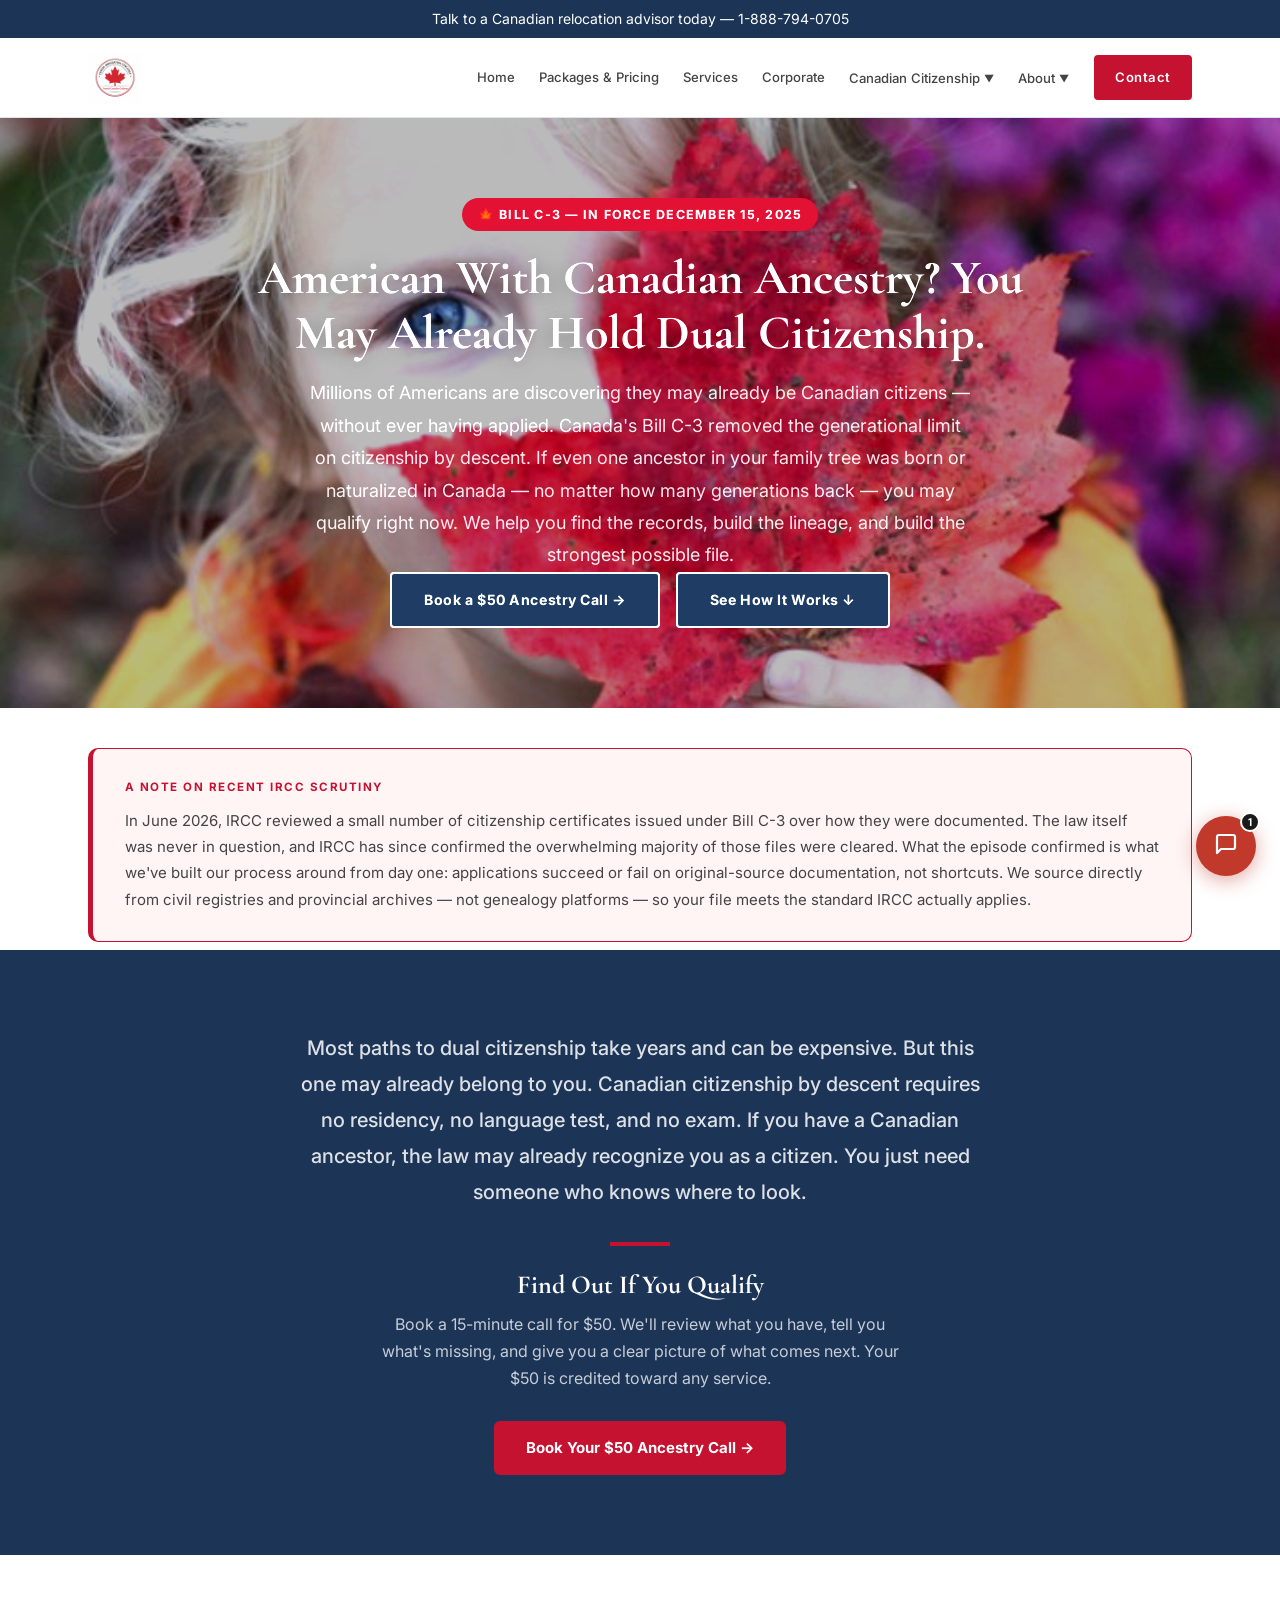
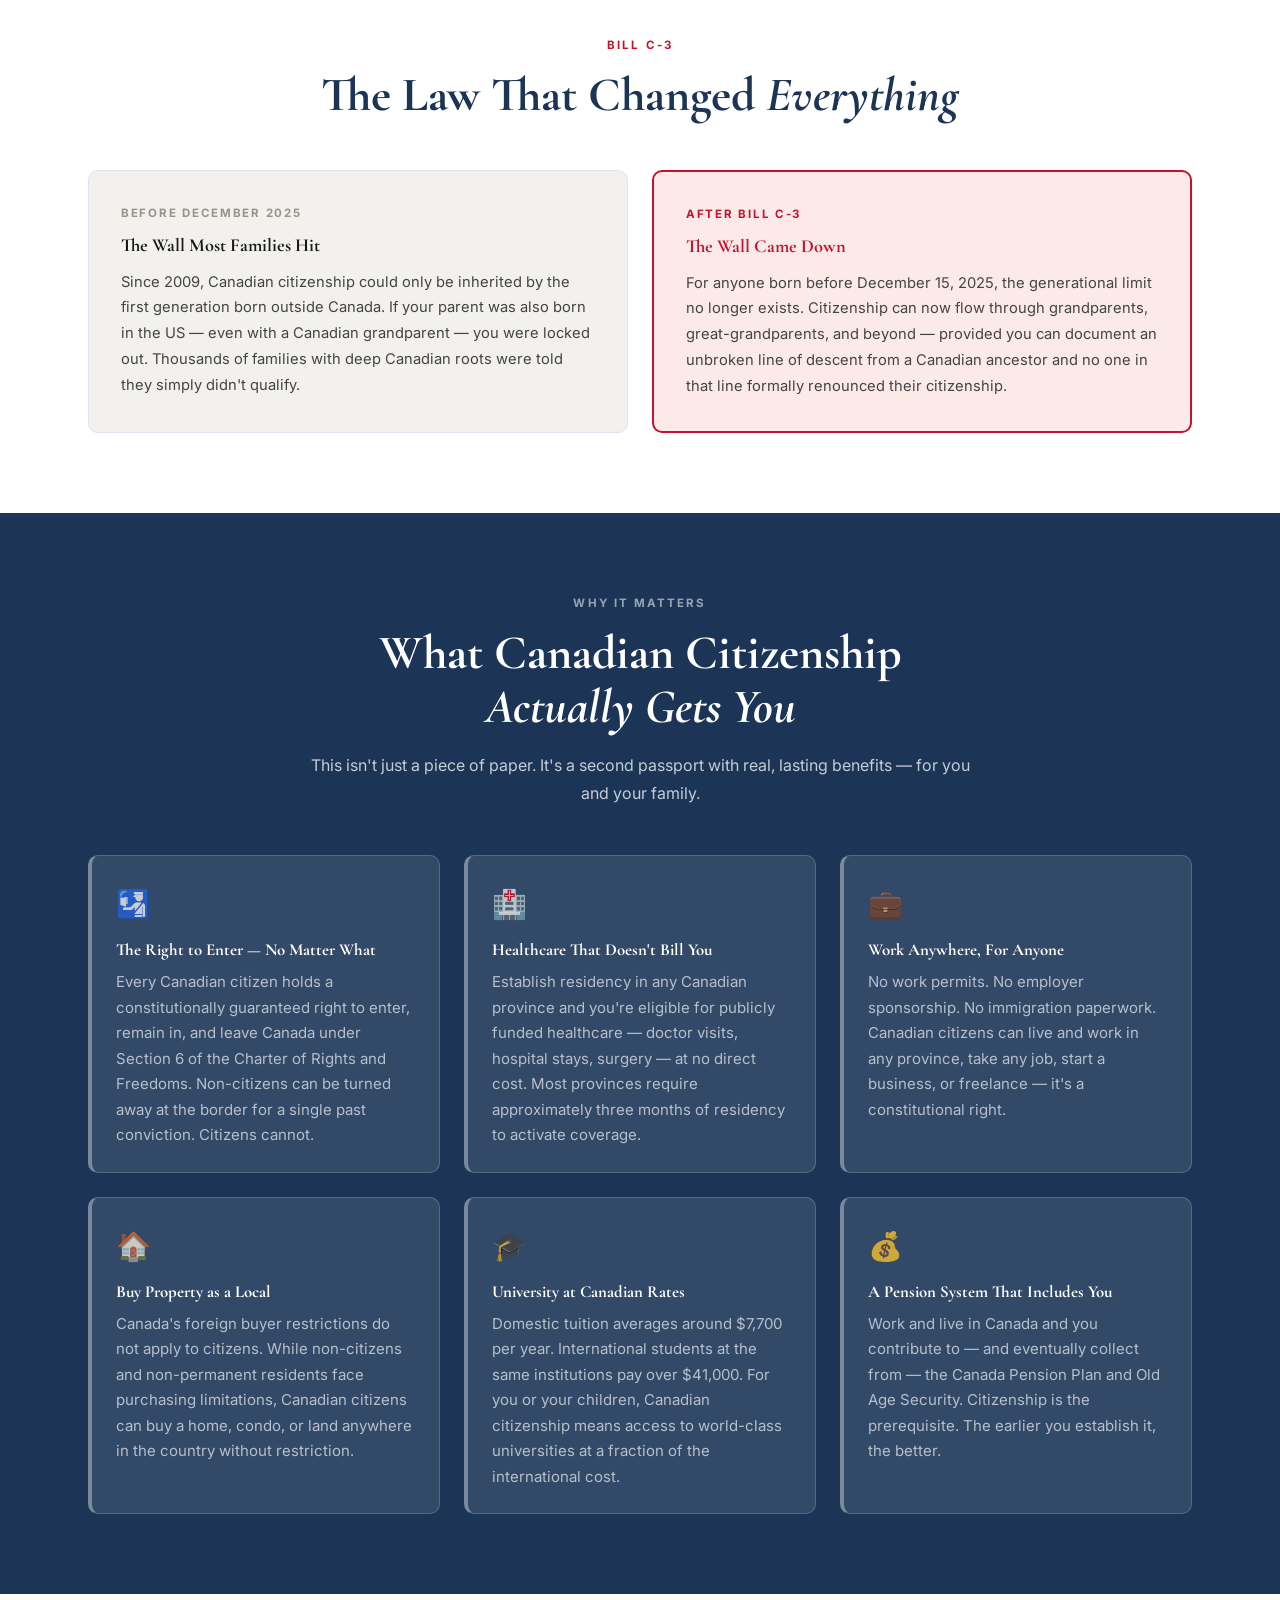
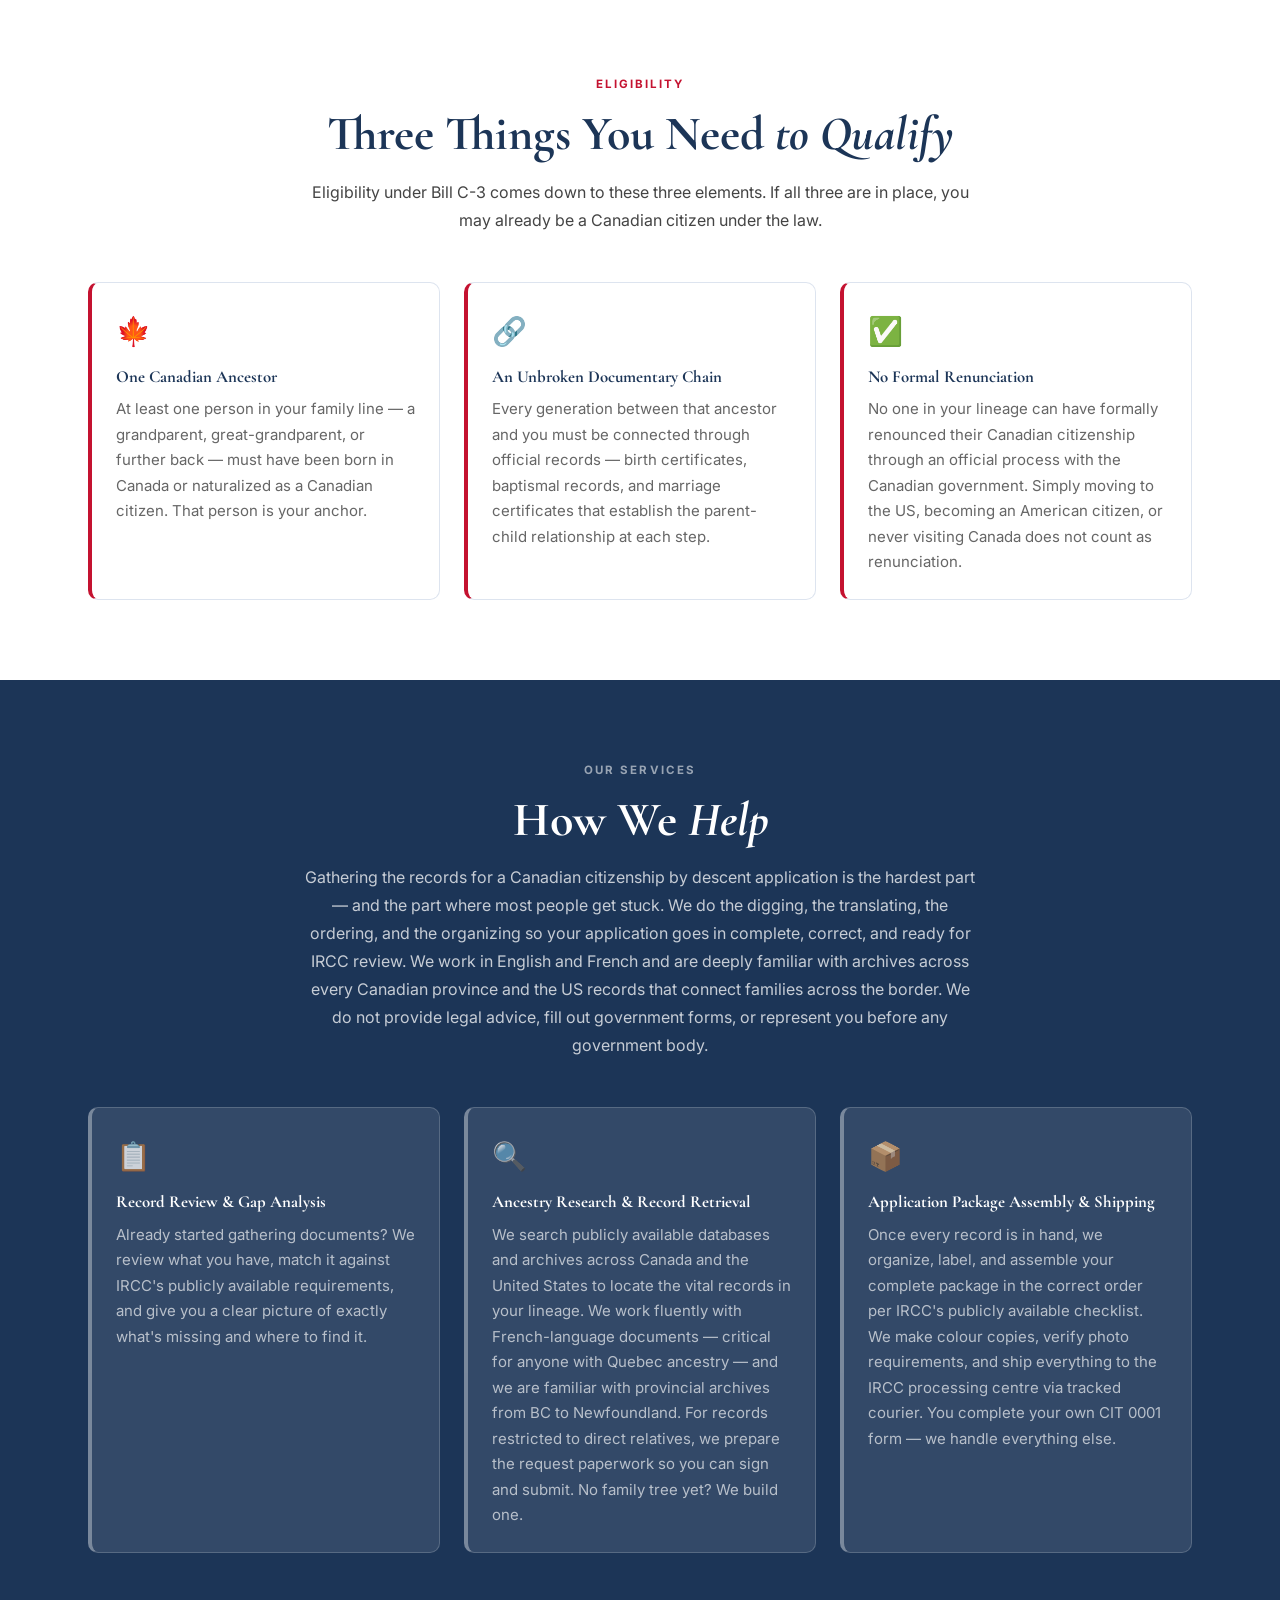
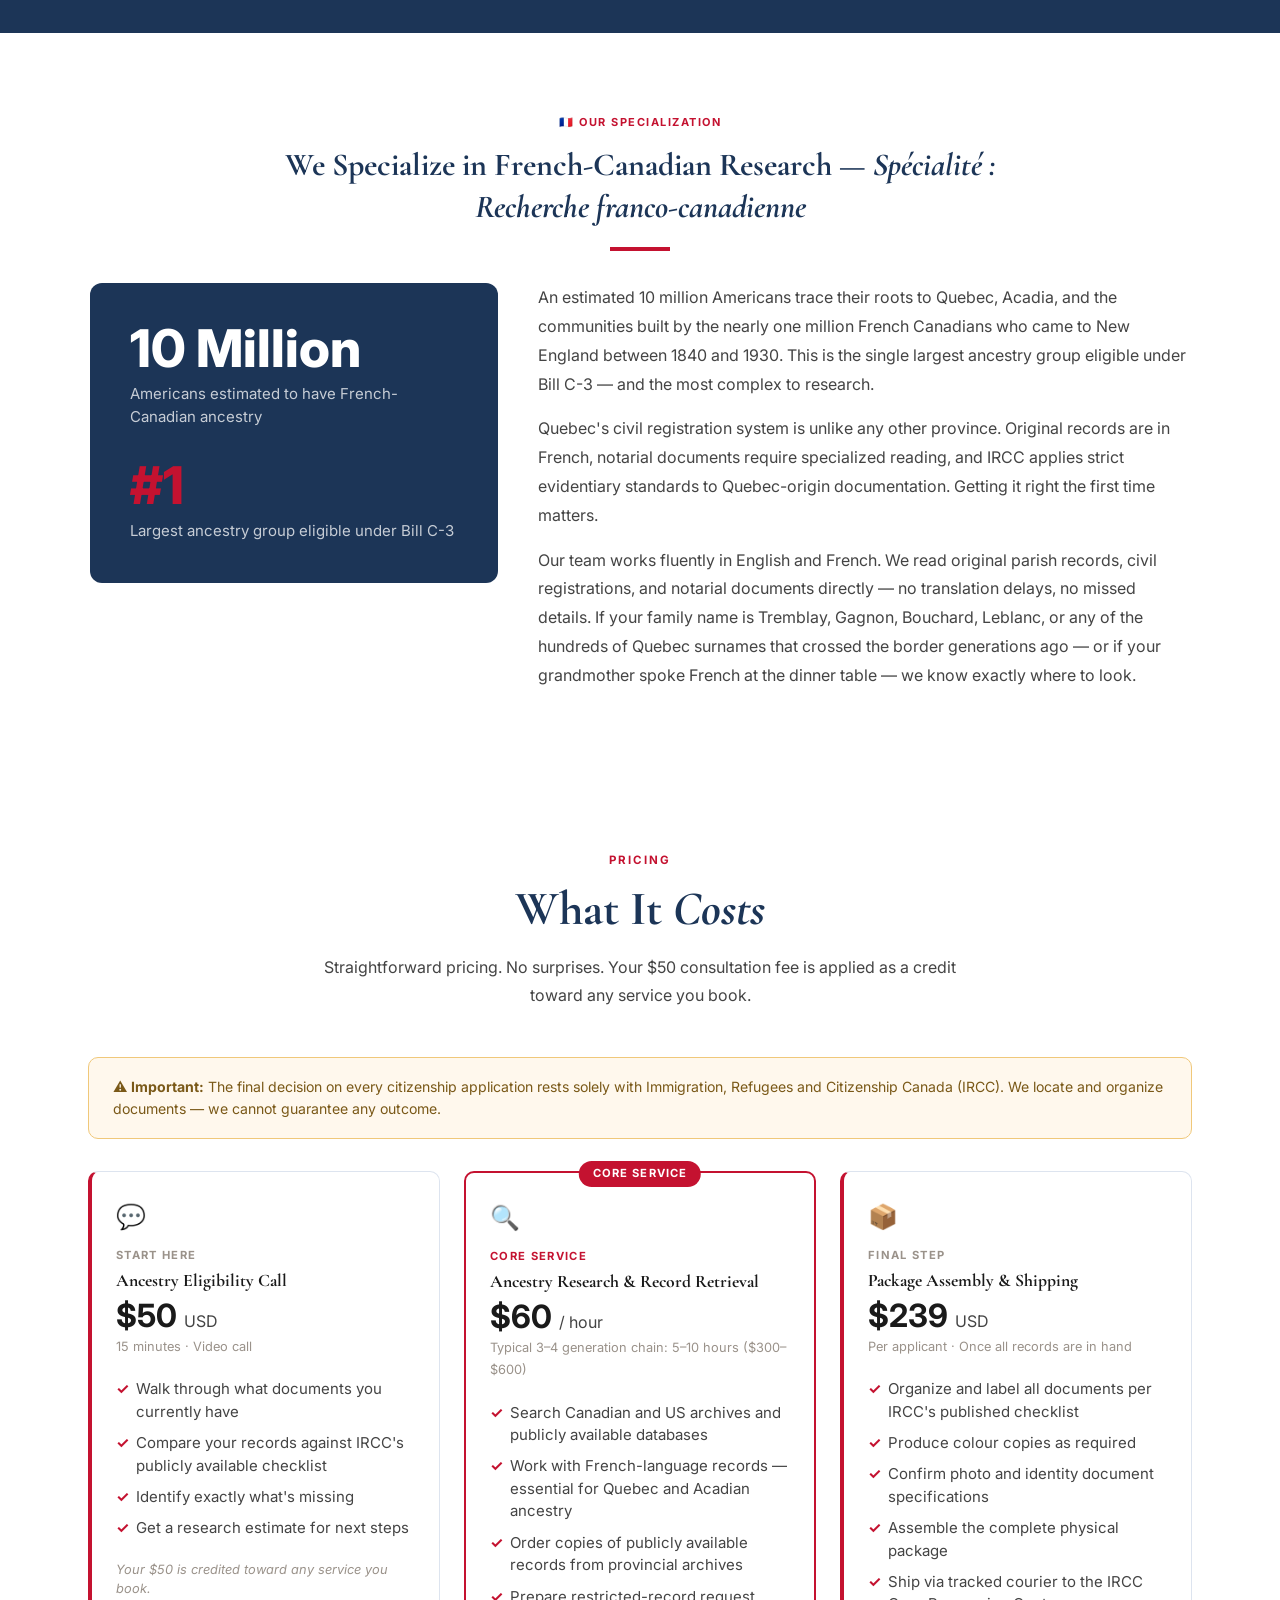
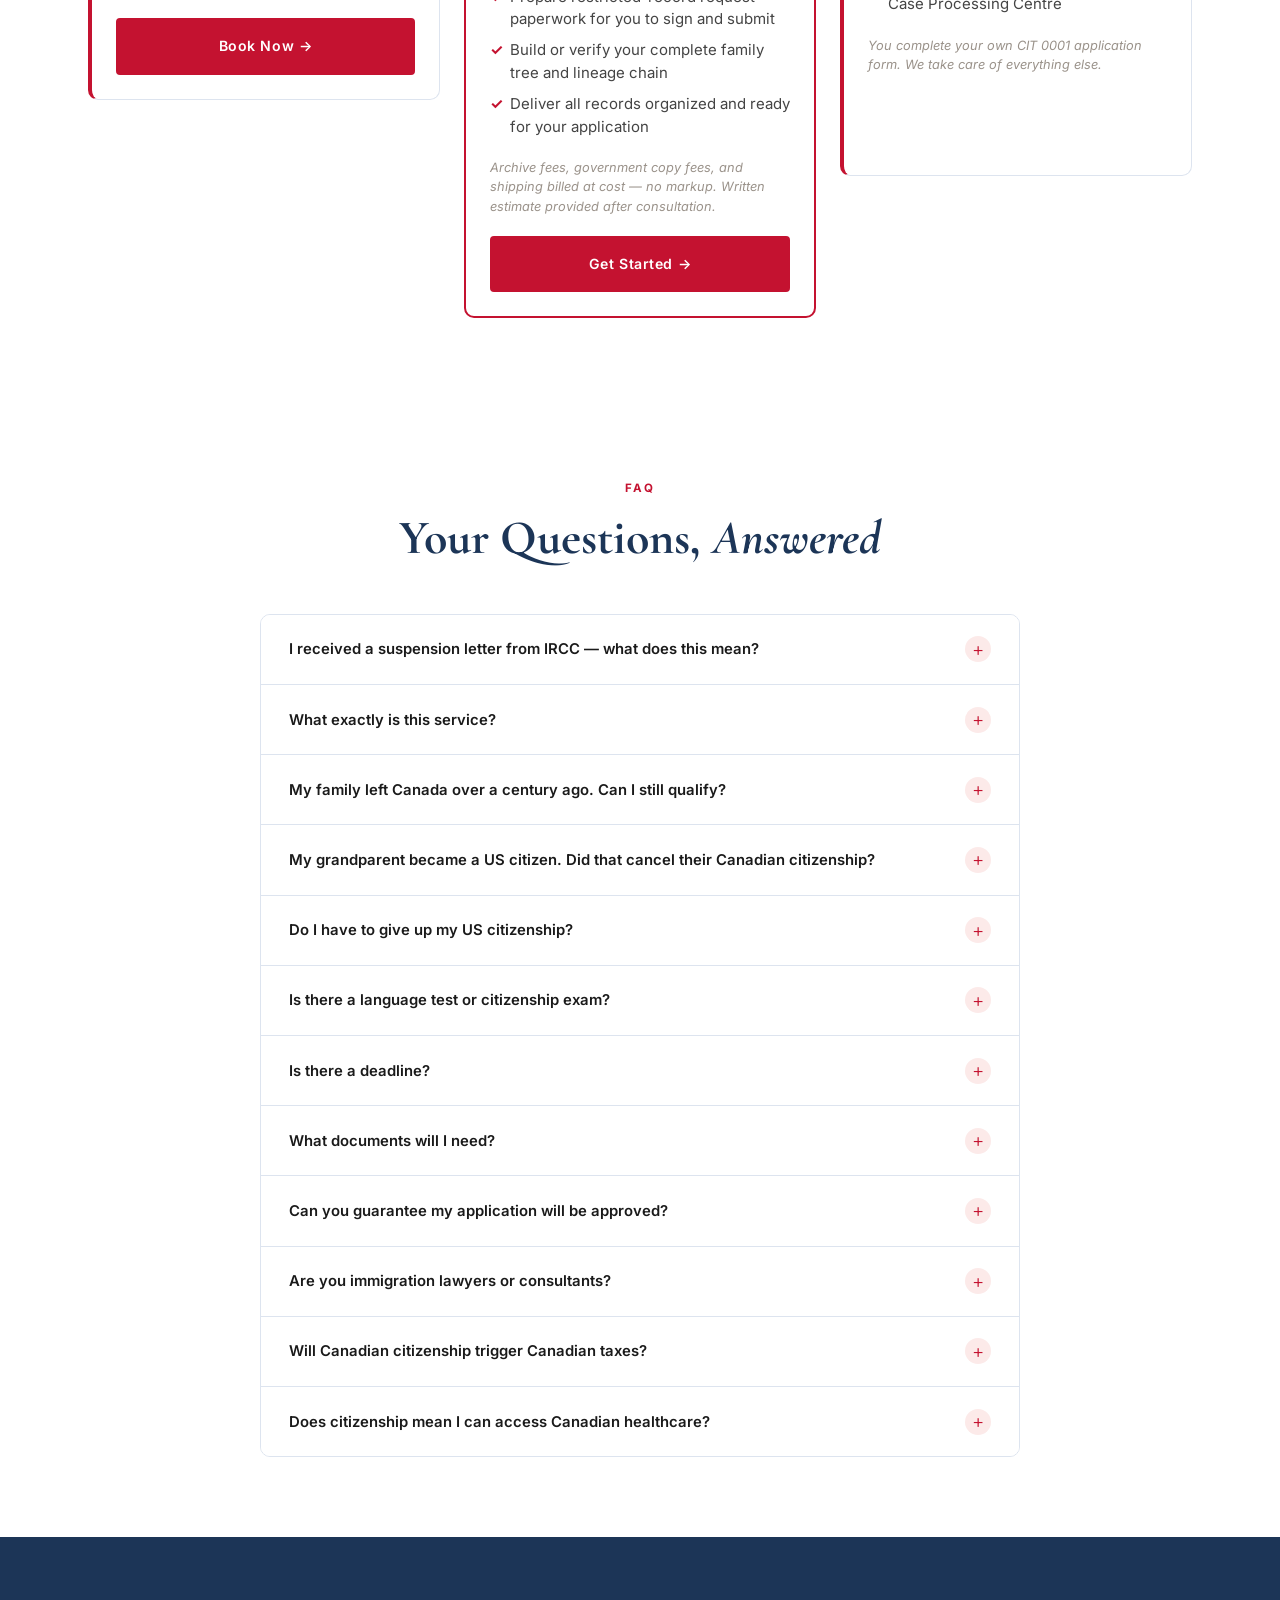
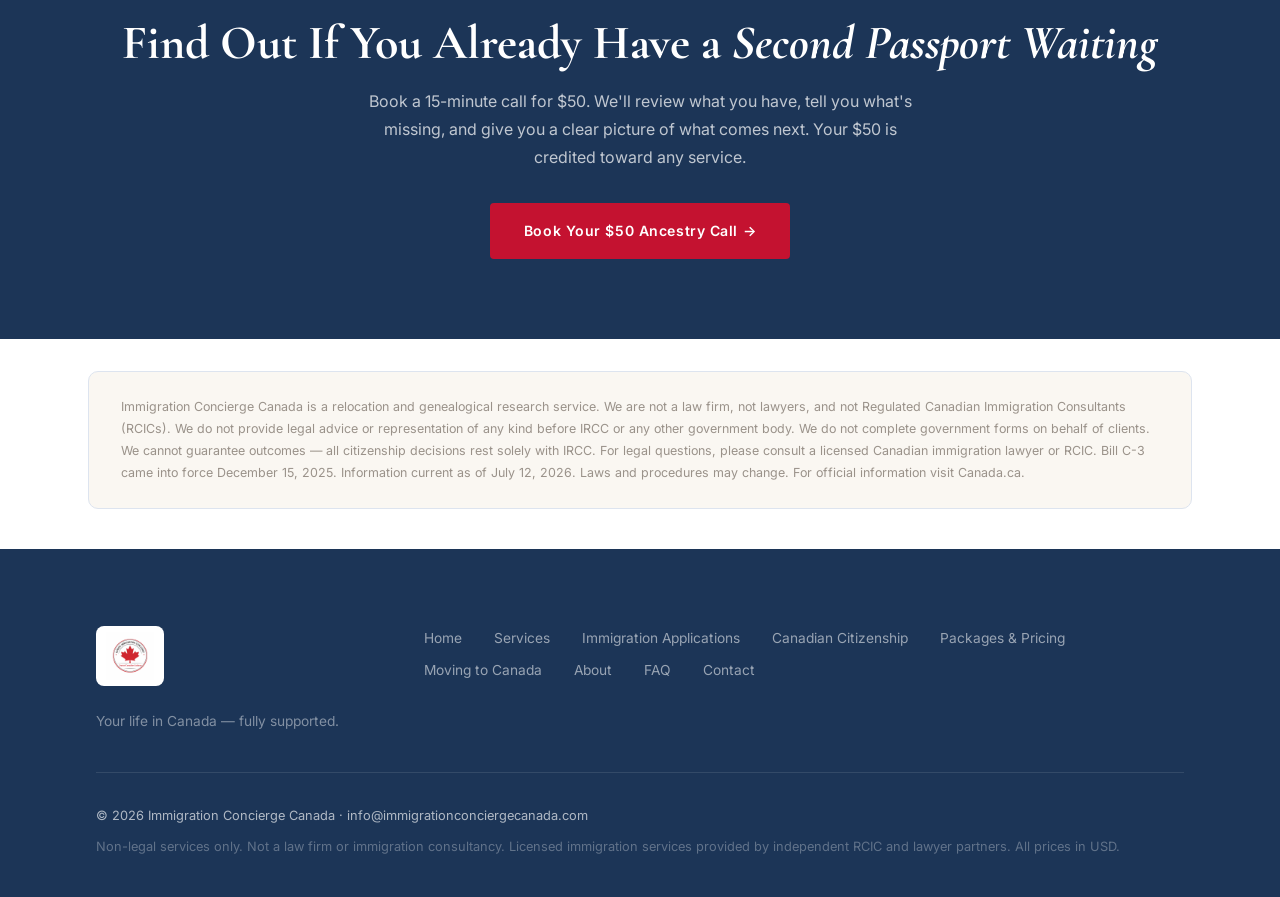
<file: citizenship-by-descent.html>
﻿<!DOCTYPE html>
<html lang="en">
<head>
  <meta charset="UTF-8">
  <meta name="viewport" content="width=device-width, initial-scale=1.0">
  <title>Canadian Citizenship by Descent — Immigration Concierge Canada</title>
  <meta name="description" content="Bill C-3 changed everything. Millions of Americans with Canadian ancestry may already be citizens — without ever applying. No residency, no exam. Just the right documents.">
  <link rel="preconnect" href="https://fonts.googleapis.com">
  <link rel="preconnect" href="https://fonts.gstatic.com" crossorigin>
  <link href="https://fonts.googleapis.com/css2?family=Cormorant+Garamond:ital,wght@0,400;0,600;0,700;1,400;1,600&family=DM+Sans:wght@400;500;600;700&family=Inter:wght@400;500;600;700;800&display=swap" rel="stylesheet">
  <link rel="stylesheet" href="css/styles.css">
  <style>
    .hero-badge {
      display: inline-block;
      background: var(--red);
      color: #fff;
      font-size: 0.78rem;
      font-weight: 700;
      letter-spacing: 0.1em;
      text-transform: uppercase;
      padding: 0.35rem 1rem;
      border-radius: 20px;
      margin-bottom: 1.25rem;
    }
    /* Before / After */
    .before-after-grid {
      display: grid;
      grid-template-columns: 1fr 1fr;
      gap: 1.5rem;
      margin-top: 2.5rem;
    }
    @media (max-width: 700px) { .before-after-grid { grid-template-columns: 1fr; } }
    .ba-card { border-radius: var(--radius); padding: 2rem; }
    .ba-card.before { background: #f2f1ee; border: 1px solid var(--border); }
    .ba-card.after { background: var(--red-light); border: 2px solid var(--red); }
    .ba-era {
      font-size: 0.72rem; font-weight: 700; letter-spacing: 0.15em;
      text-transform: uppercase; margin-bottom: 0.75rem;
    }
    .ba-card.before .ba-era { color: var(--light); }
    .ba-card.after .ba-era { color: var(--red); }
    .ba-card h3 { font-size: 1.15rem; margin-bottom: 0.85rem; }
    .ba-card.before h3 { color: var(--charcoal); }
    .ba-card.after h3 { color: var(--red); }
    .ba-card p { font-size: 0.92rem; color: var(--mid); line-height: 1.75; margin: 0; }

    /* Benefits */
    .benefit-grid {
      display: grid;
      grid-template-columns: repeat(3, 1fr);
      gap: 1.5rem;
      margin-top: 2rem;
    }
    @media (max-width: 900px) { .benefit-grid { grid-template-columns: repeat(2, 1fr); } }
    @media (max-width: 480px) { .benefit-grid { grid-template-columns: 1fr; } }

    /* Qualify / Service — 3-col */
    .three-grid {
      display: grid;
      grid-template-columns: repeat(3, 1fr);
      gap: 1.5rem;
      margin-top: 2rem;
    }
    @media (max-width: 768px) { .three-grid { grid-template-columns: 1fr; } }

    .info-card {
      background: #ffffff;
      border: 1.5px solid #dde4ef;
      border-left: 4px solid #C41230;
      border-radius: 10px;
      padding: 1.5rem;
    }
    .info-card .icon { font-size: 1.75rem; margin-bottom: 0.75rem; }
    .info-card h4 { font-size: 1.05rem; font-weight: 700; color: #1C3557; margin-bottom: 0.6rem; }
    .info-card p { font-size: 15px; color: #666666; line-height: 1.7; margin: 0; }
    /* Navy section info cards */
    .section.alt-bg .info-card {
      background: rgba(255,255,255,0.10);
      border: 1.5px solid rgba(255,255,255,0.18);
      border-left: 4px solid rgba(255,255,255,0.35);
    }
    .section.alt-bg .info-card h4 { color: #ffffff; }
    .section.alt-bg .info-card p { color: rgba(255,255,255,0.65); }

    /* Pricing */
    .pricing-grid {
      display: grid;
      grid-template-columns: repeat(3, 1fr);
      gap: 1.5rem;
      margin-top: 2rem;
      align-items: start;
    }
    @media (max-width: 768px) { .pricing-grid { grid-template-columns: 1fr; } }
    .pricing-card {
      background: #ffffff;
      border: 1.5px solid #dde4ef;
      border-left: 4px solid #C41230;
      border-radius: 10px;
      padding: 1.5rem;
    }
    .pricing-card.featured {
      border: 2px solid var(--red);
      position: relative;
    }
    .pricing-card.featured::before {
      content: 'Core Service';
      position: absolute;
      top: -12px; left: 50%;
      transform: translateX(-50%);
      background: var(--red);
      color: #fff;
      font-size: 0.7rem;
      font-weight: 700;
      letter-spacing: 0.1em;
      text-transform: uppercase;
      padding: 3px 14px;
      border-radius: 20px;
    }
    .pricing-card .p-icon { font-size: 1.5rem; margin-bottom: 0.5rem; }
    .pricing-card .p-tier { font-size: 0.7rem; font-weight: 700; letter-spacing: 0.12em; text-transform: uppercase; color: var(--light); margin-bottom: 0.3rem; }
    .pricing-card.featured .p-tier { color: var(--red); }
    .pricing-card h3 { font-size: 1.1rem; font-weight: 700; color: var(--charcoal); margin-bottom: 0.5rem; }
    .pricing-card .price { font-size: 2rem; font-weight: 700; color: var(--charcoal); font-family: 'Inter', sans-serif; margin-bottom: 0.15rem; }
    .pricing-card .price span { font-size: 1rem; font-weight: 400; color: var(--mid); }
    .pricing-card .price-note { font-size: 0.8rem; color: var(--light); margin-bottom: 1.25rem; }
    .pricing-card ul { list-style: none; padding: 0; margin: 0 0 1.25rem; display: flex; flex-direction: column; gap: 0.55rem; }
    .pricing-card ul li { font-size: 15px; color: var(--mid); padding-left: 1.25rem; position: relative; line-height: 1.5; }
    .pricing-card ul li::before { content: '✓'; position: absolute; left: 0; color: var(--red); font-weight: 700; }
    .pricing-card .p-note { font-size: 0.8rem; color: var(--light); font-style: italic; margin-bottom: 1.25rem; line-height: 1.5; }

    /* Alert box */
    .alert-box {
      background: #fff8ed;
      border: 1px solid #f0c87a;
      border-radius: var(--radius);
      padding: 1.1rem 1.5rem;
      margin-bottom: 2rem;
    }
    .alert-box p { font-size: 0.88rem; color: #7a5918; margin: 0; line-height: 1.6; }


    /* Disclaimer */
    .disclaimer-box {
      background: var(--cream);
      border: 1px solid var(--border);
      border-radius: var(--radius);
      padding: 1.5rem 2rem;
    }
    .disclaimer-box p { font-size: 0.78rem; color: var(--light); line-height: 1.75; margin: 0; }

    .cbd-hero .btn:hover { background: #2E5F9A !important; border-color: #ffffff !important; }
    @media (max-width: 768px) {
      .french-section { padding: 3rem 1.5rem !important; }
      .french-section .fc-grid { grid-template-columns: 1fr !important; }
    }
    @media (max-width: 768px) { .cbd-intro-strip { padding: 3rem 1.5rem !important; } }
  </style>
</head>
<body>

<!-- ANNOUNCE BAR -->
<div class="announce-bar">Talk to a Canadian relocation advisor today &mdash; <a href="tel:18887940705" style="color:#fff;text-decoration:none;">1-888-794-0705</a></div>

<!-- NAV -->
<nav class="nav" id="nav">
  <div class="nav-inner">
    <a href="index.html" class="nav-logo"><img src="images/logo.png" alt="Immigration Concierge Canada"></a>
    <button class="nav-toggle" id="navToggle" aria-label="Toggle menu"><span></span><span></span><span></span></button>
    <div class="nav-menu" id="navMenu">
      <a href="index.html" class="nav-link">Home</a>
      <a href="packages.html" class="nav-link">Packages &amp; Pricing</a>
      <a href="services.html" class="nav-link">Services</a>
      <a href="corporate.html" class="nav-link">Corporate</a>
      <div class="nav-dropdown">
        <button class="nav-link nav-dropdown-toggle" aria-expanded="false">Canadian Citizenship <span class="nav-chevron">&#9660;</span></button>
        <div class="nav-dropdown-menu">
          <a href="citizenship-by-descent.html" class="nav-dropdown-item">Canadian Citizenship</a>
          <a href="immigration.html" class="nav-dropdown-item">Immigration Pathways</a>
        </div>
      </div>
      <div class="nav-dropdown">
        <button class="nav-link nav-dropdown-toggle" aria-expanded="false">About <span class="nav-chevron">&#9660;</span></button>
        <div class="nav-dropdown-menu">
          <a href="about.html" class="nav-dropdown-item">About</a>
          <a href="moving-to-canada.html" class="nav-dropdown-item">Moving to Canada</a>
          <a href="faq.html" class="nav-dropdown-item">FAQ</a>
        </div>
      </div>
      <a href="contact.html" class="btn btn-red">Contact</a>
    </div>
  </div>
</nav>

<!-- HERO -->
<style>
  .cbd-hero { background-image: none !important; overflow: hidden; }
  .cbd-hero::before { background: rgba(0,0,0,0.35) !important; }
  .cbd-hero-img { position:absolute; inset:0; width:100%; height:100%; object-fit:cover; filter:brightness(1.4); z-index:0; }
  .cbd-hero .page-hero-inner { position:relative; z-index:1; }
</style>
<section class="page-hero cbd-hero">
  <img class="cbd-hero-img" src="images/maple-leaf-child.jpg" alt="Canadian maple leaf">
  <div class="page-hero-inner">
    <div class="hero-badge">🍁 Bill C-3 — In Force December 15, 2025</div>
    <h1 style="font-weight:800;color:#ffffff;text-align:center;max-width:780px;margin:0 auto 1rem;">American With Canadian Ancestry? You May Already Hold Dual Citizenship.</h1>
    <p style="font-size:18px;font-weight:400;color:rgba(255,255,255,0.80);max-width:660px;margin:0 auto;line-height:1.8;text-align:center;">Millions of Americans are discovering they may already be Canadian citizens — without ever having applied. Canada's Bill C-3 removed the generational limit on citizenship by descent. If even one ancestor in your family tree was born or naturalized in Canada — no matter how many generations back — you may qualify right now. We help you find the records, build the lineage, and build the strongest possible file.</p>
    <div class="btn-group" style="display:flex;justify-content:center;align-items:center;gap:1rem;flex-wrap:wrap;">
      <a href="contact.html" class="btn btn-primary" style="background:#1C3557;color:#ffffff;border:2px solid #ffffff;font-weight:700;">Book a $50 Ancestry Call →</a>
      <a href="#how-it-works" class="btn btn-ghost-white" style="background:#1C3557;color:#ffffff;border:2px solid #ffffff;font-weight:700;">See How It Works ↓</a>
    </div>
  </div>
</section>

<!-- IRCC REVIEW NOTE -->
<section class="section" style="padding-top:2.5rem;padding-bottom:0.5rem;">
  <div class="container">
    <div style="background:#fff5f5;border:1.5px solid #C41230;border-left:5px solid #C41230;border-radius:10px;padding:1.75rem 2rem;">
      <p style="font-size:0.72rem;font-weight:700;letter-spacing:0.13em;text-transform:uppercase;color:#C41230;margin:0 0 0.65rem;">A Note on Recent IRCC Scrutiny</p>
      <p style="font-size:15px;color:#444444;line-height:1.75;margin:0;">In June 2026, IRCC reviewed a small number of citizenship certificates issued under Bill C-3 over how they were documented. The law itself was never in question, and IRCC has since confirmed the overwhelming majority of those files were cleared. What the episode confirmed is what we've built our process around from day one: applications succeed or fail on original-source documentation, not shortcuts. We source directly from civil registries and provincial archives — not genealogy platforms — so your file meets the standard IRCC actually applies.</p>
    </div>
  </div>
</section>

<!-- INTRO CTA STRIP -->
<section class="cbd-intro-strip" style="background:#1C3557;padding:5rem 3rem;text-align:center;">
  <p style="max-width:680px;margin:0 auto 2rem;font-size:20px;font-weight:500;color:rgba(255,255,255,0.85);line-height:1.8;">Most paths to dual citizenship take years and can be expensive. But this one may already belong to you. Canadian citizenship by descent requires no residency, no language test, and no exam. If you have a Canadian ancestor, the law may already recognize you as a citizen. You just need someone who knows where to look.</p>
  <div style="width:60px;height:4px;background:#C41230;margin:1.5rem auto;"></div>
  <h2 style="font-size:26px;font-weight:800;color:#ffffff;margin-bottom:0.75rem;">Find Out If You Qualify</h2>
  <p style="max-width:520px;margin:0 auto 1.75rem;font-size:16px;color:rgba(255,255,255,0.75);line-height:1.7;">Book a 15-minute call for $50. We'll review what you have, tell you what's missing, and give you a clear picture of what comes next. Your $50 is credited toward any service.</p>
  <a href="contact.html" style="display:inline-block;background:#C41230;color:#ffffff;font-size:15px;font-weight:700;padding:14px 32px;border-radius:6px;text-decoration:none;">Book Your $50 Ancestry Call →</a>
</section>

<!-- WHAT CHANGED -->
<section class="section" id="how-it-works">
  <div class="container">
    <div class="section-header fade-in">
      <div class="eyebrow">Bill C-3</div>
      <h2>The Law That Changed <em>Everything</em></h2>
    </div>
    <div class="before-after-grid fade-in">
      <div class="ba-card before">
        <div class="ba-era">Before December 2025</div>
        <h3>The Wall Most Families Hit</h3>
        <p>Since 2009, Canadian citizenship could only be inherited by the first generation born outside Canada. If your parent was also born in the US — even with a Canadian grandparent — you were locked out. Thousands of families with deep Canadian roots were told they simply didn't qualify.</p>
      </div>
      <div class="ba-card after">
        <div class="ba-era">After Bill C-3</div>
        <h3>The Wall Came Down</h3>
        <p>For anyone born before December 15, 2025, the generational limit no longer exists. Citizenship can now flow through grandparents, great-grandparents, and beyond — provided you can document an unbroken line of descent from a Canadian ancestor and no one in that line formally renounced their citizenship.</p>
      </div>
    </div>
  </div>
</section>

<!-- WHY DUAL CITIZENSHIP -->
<section class="section alt-bg">
  <div class="container">
    <div class="section-header fade-in">
      <div class="eyebrow">Why It Matters</div>
      <h2>What Canadian Citizenship <em>Actually Gets You</em></h2>
      <p class="intro">This isn't just a piece of paper. It's a second passport with real, lasting benefits — for you and your family.</p>
    </div>
    <div class="benefit-grid fade-in-group">
      <div class="info-card">
        <div class="icon">🛂</div>
        <h4>The Right to Enter — No Matter What</h4>
        <p>Every Canadian citizen holds a constitutionally guaranteed right to enter, remain in, and leave Canada under Section 6 of the Charter of Rights and Freedoms. Non-citizens can be turned away at the border for a single past conviction. Citizens cannot.</p>
      </div>
      <div class="info-card">
        <div class="icon">🏥</div>
        <h4>Healthcare That Doesn't Bill You</h4>
        <p>Establish residency in any Canadian province and you're eligible for publicly funded healthcare — doctor visits, hospital stays, surgery — at no direct cost. Most provinces require approximately three months of residency to activate coverage.</p>
      </div>
      <div class="info-card">
        <div class="icon">💼</div>
        <h4>Work Anywhere, For Anyone</h4>
        <p>No work permits. No employer sponsorship. No immigration paperwork. Canadian citizens can live and work in any province, take any job, start a business, or freelance — it's a constitutional right.</p>
      </div>
      <div class="info-card">
        <div class="icon">🏠</div>
        <h4>Buy Property as a Local</h4>
        <p>Canada's foreign buyer restrictions do not apply to citizens. While non-citizens and non-permanent residents face purchasing limitations, Canadian citizens can buy a home, condo, or land anywhere in the country without restriction.</p>
      </div>
      <div class="info-card">
        <div class="icon">🎓</div>
        <h4>University at Canadian Rates</h4>
        <p>Domestic tuition averages around $7,700 per year. International students at the same institutions pay over $41,000. For you or your children, Canadian citizenship means access to world-class universities at a fraction of the international cost.</p>
      </div>
      <div class="info-card">
        <div class="icon">💰</div>
        <h4>A Pension System That Includes You</h4>
        <p>Work and live in Canada and you contribute to — and eventually collect from — the Canada Pension Plan and Old Age Security. Citizenship is the prerequisite. The earlier you establish it, the better.</p>
      </div>
    </div>
  </div>
</section>

<!-- WHO QUALIFIES -->
<section class="section">
  <div class="container">
    <div class="section-header fade-in">
      <div class="eyebrow">Eligibility</div>
      <h2>Three Things You Need <em>to Qualify</em></h2>
      <p class="intro">Eligibility under Bill C-3 comes down to these three elements. If all three are in place, you may already be a Canadian citizen under the law.</p>
    </div>
    <div class="three-grid fade-in-group">
      <div class="info-card">
        <div class="icon">🍁</div>
        <h4>One Canadian Ancestor</h4>
        <p>At least one person in your family line — a grandparent, great-grandparent, or further back — must have been born in Canada or naturalized as a Canadian citizen. That person is your anchor.</p>
      </div>
      <div class="info-card">
        <div class="icon">🔗</div>
        <h4>An Unbroken Documentary Chain</h4>
        <p>Every generation between that ancestor and you must be connected through official records — birth certificates, baptismal records, and marriage certificates that establish the parent-child relationship at each step.</p>
      </div>
      <div class="info-card">
        <div class="icon">✅</div>
        <h4>No Formal Renunciation</h4>
        <p>No one in your lineage can have formally renounced their Canadian citizenship through an official process with the Canadian government. Simply moving to the US, becoming an American citizen, or never visiting Canada does not count as renunciation.</p>
      </div>
    </div>
  </div>
</section>

<!-- WHAT WE DO -->
<section class="section alt-bg">
  <div class="container">
    <div class="section-header fade-in">
      <div class="eyebrow">Our Services</div>
      <h2>How We <em>Help</em></h2>
      <p class="intro">Gathering the records for a Canadian citizenship by descent application is the hardest part — and the part where most people get stuck. We do the digging, the translating, the ordering, and the organizing so your application goes in complete, correct, and ready for IRCC review. We work in English and French and are deeply familiar with archives across every Canadian province and the US records that connect families across the border. We do not provide legal advice, fill out government forms, or represent you before any government body.</p>
    </div>
    <div class="three-grid fade-in-group">
      <div class="info-card">
        <div class="icon">📋</div>
        <h4>Record Review &amp; Gap Analysis</h4>
        <p>Already started gathering documents? We review what you have, match it against IRCC's publicly available requirements, and give you a clear picture of exactly what's missing and where to find it.</p>
      </div>
      <div class="info-card">
        <div class="icon">🔍</div>
        <h4>Ancestry Research &amp; Record Retrieval</h4>
        <p>We search publicly available databases and archives across Canada and the United States to locate the vital records in your lineage. We work fluently with French-language documents — critical for anyone with Quebec ancestry — and we are familiar with provincial archives from BC to Newfoundland. For records restricted to direct relatives, we prepare the request paperwork so you can sign and submit. No family tree yet? We build one.</p>
      </div>
      <div class="info-card">
        <div class="icon">📦</div>
        <h4>Application Package Assembly &amp; Shipping</h4>
        <p>Once every record is in hand, we organize, label, and assemble your complete package in the correct order per IRCC's publicly available checklist. We make colour copies, verify photo requirements, and ship everything to the IRCC processing centre via tracked courier. You complete your own CIT 0001 form — we handle everything else.</p>
      </div>
    </div>
  </div>
</section>

<!-- FRENCH CANADIAN SPECIALITY -->
<section class="french-section" style="background:#ffffff;padding:5rem 3rem;">
  <div style="max-width:1100px;margin:0 auto;">
    <div style="text-align:center;">
      <div style="font-size:11px;font-weight:700;letter-spacing:1.5px;text-transform:uppercase;color:#C41230;margin-bottom:0.75rem;">🇫🇷 Our Specialization</div>
      <h2 style="font-size:32px;font-weight:800;color:#1C3557;max-width:820px;margin:0 auto;line-height:1.3;">We Specialize in French-Canadian Research — <em>Spécialité : Recherche franco-canadienne</em></h2>
      <div style="width:60px;height:4px;background:#C41230;margin:1.25rem auto 2rem;"></div>
    </div>
    <div class="fc-grid" style="display:grid;grid-template-columns:1fr 1.6fr;gap:2.5rem;align-items:start;">
      <div style="background:#1C3557;border-radius:12px;padding:2.5rem;">
        <div style="font-size:52px;font-weight:800;color:#ffffff;line-height:1;margin-bottom:0.5rem;">10 Million</div>
        <div style="font-size:15px;color:rgba(255,255,255,0.75);margin-bottom:2rem;line-height:1.5;">Americans estimated to have French-Canadian ancestry</div>
        <div style="font-size:52px;font-weight:800;color:#C41230;line-height:1;margin-bottom:0.5rem;">#1</div>
        <div style="font-size:15px;color:rgba(255,255,255,0.75);line-height:1.5;">Largest ancestry group eligible under Bill C-3</div>
      </div>
      <div>
        <p style="font-size:16px;color:#444444;line-height:1.8;margin:0 0 1rem;">An estimated 10 million Americans trace their roots to Quebec, Acadia, and the communities built by the nearly one million French Canadians who came to New England between 1840 and 1930. This is the single largest ancestry group eligible under Bill C-3 — and the most complex to research.</p>
        <p style="font-size:16px;color:#444444;line-height:1.8;margin:0 0 1rem;">Quebec's civil registration system is unlike any other province. Original records are in French, notarial documents require specialized reading, and IRCC applies strict evidentiary standards to Quebec-origin documentation. Getting it right the first time matters.</p>
        <p style="font-size:16px;color:#444444;line-height:1.8;margin:0;">Our team works fluently in English and French. We read original parish records, civil registrations, and notarial documents directly — no translation delays, no missed details. If your family name is Tremblay, Gagnon, Bouchard, Leblanc, or any of the hundreds of Quebec surnames that crossed the border generations ago — or if your grandmother spoke French at the dinner table — we know exactly where to look.</p>
      </div>
    </div>
  </div>
</section>

<!-- PRICING -->
<section class="section">
  <div class="container">
    <div class="section-header fade-in">
      <div class="eyebrow">Pricing</div>
      <h2>What It <em>Costs</em></h2>
      <p class="intro">Straightforward pricing. No surprises. Your $50 consultation fee is applied as a credit toward any service you book.</p>
    </div>
    <div class="alert-box fade-in">
      <p>⚠️ <strong>Important:</strong> The final decision on every citizenship application rests solely with Immigration, Refugees and Citizenship Canada (IRCC). We locate and organize documents — we cannot guarantee any outcome.</p>
    </div>
    <div class="pricing-grid fade-in-group">

      <div class="pricing-card">
        <div class="p-icon">💬</div>
        <div class="p-tier">Start Here</div>
        <h3>Ancestry Eligibility Call</h3>
        <div class="price">$50 <span>USD</span></div>
        <div class="price-note">15 minutes · Video call</div>
        <ul>
          <li>Walk through what documents you currently have</li>
          <li>Compare your records against IRCC's publicly available checklist</li>
          <li>Identify exactly what's missing</li>
          <li>Get a research estimate for next steps</li>
        </ul>
        <p class="p-note">Your $50 is credited toward any service you book.</p>
        <a href="contact.html" class="btn btn-primary" style="display:block;text-align:center">Book Now →</a>
      </div>

      <div class="pricing-card featured">
        <div class="p-icon">🔍</div>
        <div class="p-tier">Core Service</div>
        <h3>Ancestry Research &amp; Record Retrieval</h3>
        <div class="price">$60 <span>/ hour</span></div>
        <div class="price-note">Typical 3–4 generation chain: 5–10 hours ($300–$600)</div>
        <ul>
          <li>Search Canadian and US archives and publicly available databases</li>
          <li>Work with French-language records — essential for Quebec and Acadian ancestry</li>
          <li>Order copies of publicly available records from provincial archives</li>
          <li>Prepare restricted-record request paperwork for you to sign and submit</li>
          <li>Build or verify your complete family tree and lineage chain</li>
          <li>Deliver all records organized and ready for your application</li>
        </ul>
        <p class="p-note">Archive fees, government copy fees, and shipping billed at cost — no markup. Written estimate provided after consultation.</p>
        <a href="contact.html" class="btn btn-primary" style="display:block;text-align:center">Get Started →</a>
      </div>

      <div class="pricing-card">
        <div class="p-icon">📦</div>
        <div class="p-tier">Final Step</div>
        <h3>Package Assembly &amp; Shipping</h3>
        <div class="price">$239 <span>USD</span></div>
        <div class="price-note">Per applicant · Once all records are in hand</div>
        <ul>
          <li>Organize and label all documents per IRCC's published checklist</li>
          <li>Produce colour copies as required</li>
          <li>Confirm photo and identity document specifications</li>
          <li>Assemble the complete physical package</li>
          <li>Ship via tracked courier to the IRCC Case Processing Centre</li>
        </ul>
        <p class="p-note">You complete your own CIT 0001 application form. We take care of everything else.</p>
        <a href="contact.html" class="btn btn-ghost" style="display:block;text-align:center">Inquire →</a>
      </div>

    </div>
  </div>
</section>


<!-- FAQ -->
<section class="section">
  <div class="container">
    <div class="section-header fade-in">
      <div class="eyebrow">FAQ</div>
      <h2>Your Questions, <em>Answered</em></h2>
    </div>
    <div class="faq-list fade-in">

      <div class="faq-item">
        <button class="faq-question">I received a suspension letter from IRCC — what does this mean?<span class="faq-icon">+</span></button>
        <div class="faq-answer"><div class="faq-answer-inner"><p>In June 2026, IRCC began a routine review of citizenship-by-descent certificates issued under Bill C-3, contacting a small number of recent certificate holders and asking them to return their documents pending file review. This raised understandable concern, so here's where things stand:</p><p>Bill C-3 remains fully in force. Nothing about who qualifies has changed. The review was about how a small subset of applications were documented — not about eligibility. IRCC has confirmed that certificates were flagged only where supporting documents came from secondary sources (such as genealogy platforms) rather than original-source records like civil registries or vital statistics offices.</p><p>Of the applications reviewed, the vast majority were cleared or reinstated within weeks, and IRCC has said applicants whose files meet the documentation standard have nothing to worry about. If you're currently waiting on a proof-of-citizenship application, your eligibility is unaffected — the priority now is making sure your file is built on original-source documents from the start.</p><p>This is precisely the standard we build to. Every file we assemble is sourced from original civil registries, vital statistics offices, and provincial archives — never from genealogy-site printouts alone — so it holds up to this level of scrutiny the first time.</p></div></div>
      </div>

      <div class="faq-item">
        <button class="faq-question">What exactly is this service?<span class="faq-icon">+</span></button>
        <div class="faq-answer"><div class="faq-answer-inner">We are a genealogical research service that helps Americans gather the records needed to file their own Canadian citizenship by descent application. We locate records in Canadian and US archives, order copies, build family trees, and organize your complete package for IRCC submission. We do not provide legal advice, fill out government forms, or represent you before any government body. You file your own application — we make sure it's complete.</div></div>
      </div>

      <div class="faq-item">
        <button class="faq-question">My family left Canada over a century ago. Can I still qualify?<span class="faq-icon">+</span></button>
        <div class="faq-answer"><div class="faq-answer-inner">Possibly yes. Under Bill C-3 there is no generational limit for anyone born before December 15, 2025. As long as you can document an unbroken line of descent from a Canadian-born or naturalized ancestor, and no one in that line formally renounced citizenship, you may qualify. Every case is different — IRCC makes the final call.</div></div>
      </div>

      <div class="faq-item">
        <button class="faq-question">My grandparent became a US citizen. Did that cancel their Canadian citizenship?<span class="faq-icon">+</span></button>
        <div class="faq-answer"><div class="faq-answer-inner">In most cases, no. Unless your grandparent formally renounced their Canadian citizenship through an official process with the Canadian government, simply acquiring US citizenship did not extinguish their Canadian status. The rules varied by era, but formal renunciation was generally required.</div></div>
      </div>

      <div class="faq-item">
        <button class="faq-question">Do I have to give up my US citizenship?<span class="faq-icon">+</span></button>
        <div class="faq-answer"><div class="faq-answer-inner">No. Both countries recognize and permit dual citizenship. You can hold a US and Canadian passport simultaneously.</div></div>
      </div>

      <div class="faq-item">
        <button class="faq-question">Is there a language test or citizenship exam?<span class="faq-icon">+</span></button>
        <div class="faq-answer"><div class="faq-answer-inner">No. Citizenship by descent means you are already a citizen under the law — you are applying for a certificate proving that status. No language tests, knowledge exams, or residency requirements apply to those born before December 15, 2025.</div></div>
      </div>

      <div class="faq-item">
        <button class="faq-question">Is there a deadline?<span class="faq-icon">+</span></button>
        <div class="faq-answer"><div class="faq-answer-inner">No deadline exists for filing. However, IRCC processing times are currently running approximately 11 months and climbing as applications surge — so the sooner you apply, the sooner you receive your certificate.</div></div>
      </div>

      <div class="faq-item">
        <button class="faq-question">What documents will I need?<span class="faq-icon">+</span></button>
        <div class="faq-answer"><div class="faq-answer-inner">Per IRCC's publicly available checklist: proof of your Canadian ancestor's birth or naturalization; a long-form birth certificate for each person in the lineage showing their parents' names; and marriage certificates where surnames changed. Older or more complex lineages may also require census records, baptismal records, or other corroborating evidence. Our research service locates and retrieves many of these on your behalf.</div></div>
      </div>

      <div class="faq-item">
        <button class="faq-question">Can you guarantee my application will be approved?<span class="faq-icon">+</span></button>
        <div class="faq-answer"><div class="faq-answer-inner">No — and any service that tells you otherwise is misleading you. The final decision on every application rests entirely with IRCC. What we can do is help you build the strongest possible file — which materially improves the likelihood of a clean, timely review.</div></div>
      </div>

      <div class="faq-item">
        <button class="faq-question">Are you immigration lawyers or consultants?<span class="faq-icon">+</span></button>
        <div class="faq-answer"><div class="faq-answer-inner">No. We are a genealogical research and relocation service. We are not lawyers and we are not Regulated Canadian Immigration Consultants (RCICs). We do not provide legal advice or represent you before IRCC. For legal questions, we can connect you with our trusted RCIC and immigration lawyer partners.</div></div>
      </div>

      <div class="faq-item">
        <button class="faq-question">Will Canadian citizenship trigger Canadian taxes?<span class="faq-icon">+</span></button>
        <div class="faq-answer"><div class="faq-answer-inner">Canadian taxation is based on residency, not citizenship. Remaining in the United States after obtaining Canadian citizenship generally does not create Canadian tax obligations. We recommend consulting a cross-border tax professional for your specific situation.</div></div>
      </div>

      <div class="faq-item">
        <button class="faq-question">Does citizenship mean I can access Canadian healthcare?<span class="faq-icon">+</span></button>
        <div class="faq-answer"><div class="faq-answer-inner">Provincial healthcare in Canada is based on residency. Once you establish residency in a Canadian province — typically requiring approximately three months — you become eligible to enroll in that province's public health insurance plan.</div></div>
      </div>

    </div>
  </div>
</section>

<!-- BOTTOM CTA -->
<section class="cta-section dark">
  <h2>Find Out If You Already Have a <em>Second Passport Waiting</em></h2>
  <p>Book a 15-minute call for $50. We'll review what you have, tell you what's missing, and give you a clear picture of what comes next. Your $50 is credited toward any service.</p>
  <a href="contact.html" class="btn btn-primary">Book Your $50 Ancestry Call →</a>
</section>

<!-- DISCLAIMER -->
<section class="section" style="padding-top:2rem;padding-bottom:2.5rem">
  <div class="container">
    <div class="disclaimer-box">
      <p>Immigration Concierge Canada is a relocation and genealogical research service. We are not a law firm, not lawyers, and not Regulated Canadian Immigration Consultants (RCICs). We do not provide legal advice or representation of any kind before IRCC or any other government body. We do not complete government forms on behalf of clients. We cannot guarantee outcomes — all citizenship decisions rest solely with IRCC. For legal questions, please consult a licensed Canadian immigration lawyer or RCIC. Bill C-3 came into force December 15, 2025. Information current as of July 12, 2026. Laws and procedures may change. For official information visit Canada.ca.</p>
    </div>
  </div>
</section>

<!-- FOOTER -->
<footer class="footer">
  <div class="container">
    <div class="footer-top">
      <div class="footer-brand">
        <div class="footer-logo-wrap"><img src="images/logo.png" alt="Immigration Concierge Canada" class="footer-logo"></div>
        <p>Your life in Canada — fully supported.</p>
      </div>
      <nav class="footer-nav">
        <a href="index.html">Home</a>
        <a href="services.html">Services</a>
        <a href="immigration.html">Immigration Applications</a>
        <a href="citizenship-by-descent.html">Canadian Citizenship</a>
        <a href="packages.html">Packages &amp; Pricing</a>
        <a href="moving-to-canada.html">Moving to Canada</a>
        <a href="about.html">About</a>
        <a href="faq.html">FAQ</a>
        <a href="contact.html">Contact</a>
      </nav>
    </div>
    <div class="footer-bottom">
      <p>© 2026 Immigration Concierge Canada · <a href="mailto:info@immigrationconciergecanada.com">info@immigrationconciergecanada.com</a></p>
      <p class="footer-legal">Non-legal services only. Not a law firm or immigration consultancy. Licensed immigration services provided by independent RCIC and lawyer partners. All prices in USD.</p>
    </div>
  </div>
</footer>

<script src="js/main.js"></script>
<script src="js/chatbot.js"></script>
</body>
</html>
</file>
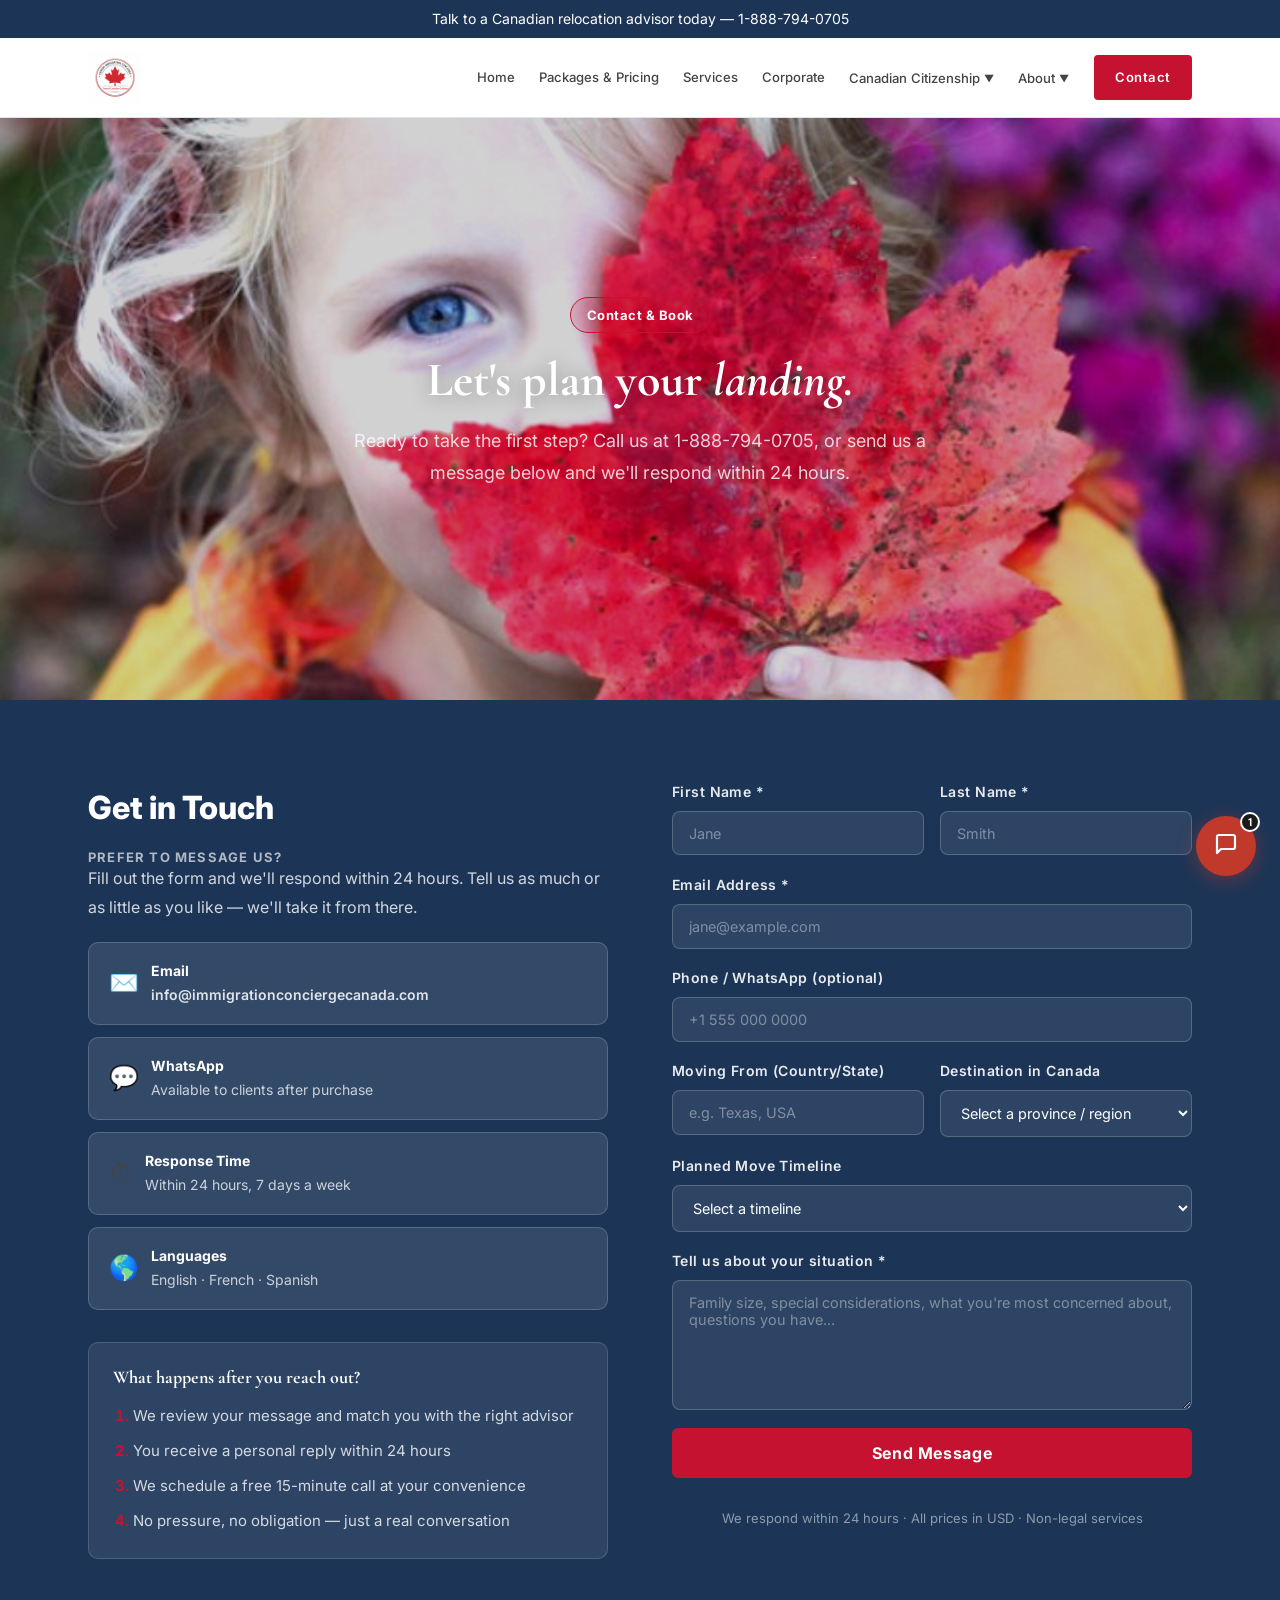
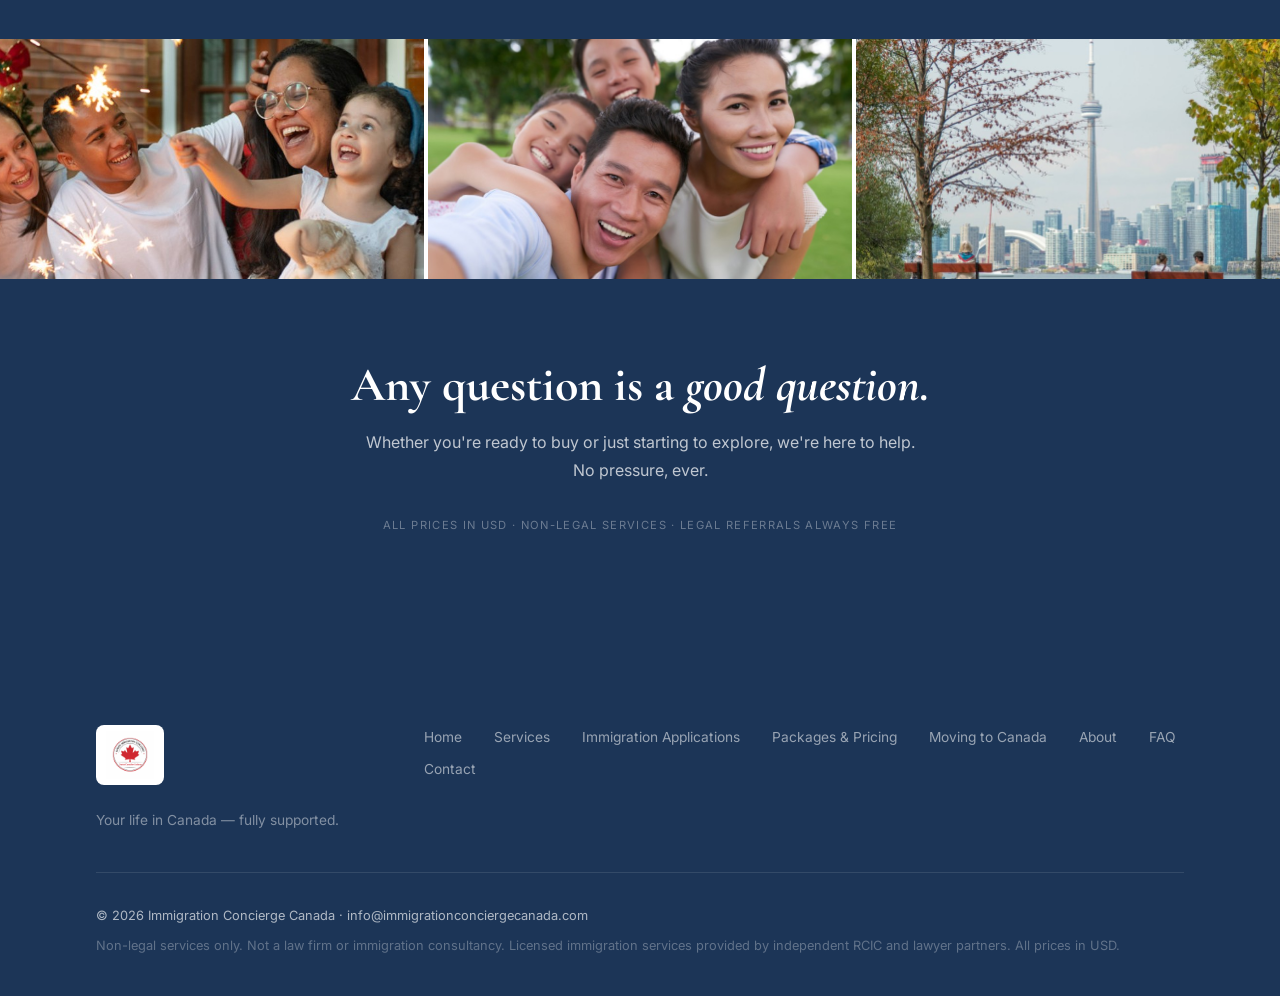
<file: contact.html>
<!DOCTYPE html>
<html lang="en">
<head>
  <meta charset="UTF-8">
  <meta name="viewport" content="width=device-width, initial-scale=1.0">
  <title>Contact &amp; Book a Consult — Immigration Concierge Canada</title>
  <meta name="description" content="Book a free 15-minute call or send us a message. We respond within 24 hours. info@immigrationconciergecanada.com">
  <link rel="preconnect" href="https://fonts.googleapis.com">
  <link rel="preconnect" href="https://fonts.gstatic.com" crossorigin>
  <link href="https://fonts.googleapis.com/css2?family=Cormorant+Garamond:ital,wght@0,400;0,600;0,700;1,400;1,600&family=DM+Sans:wght@400;500;600;700&family=Inter:wght@400;500;600;700;800&display=swap" rel="stylesheet">
  <link rel="stylesheet" href="css/styles.css">
  <style>
    .contact-hero { background-image: none !important; min-height: 700px !important; filter: none !important; }
    .contact-hero::before { background: rgba(0,0,0,0.18) !important; }
    .contact-hero-img { position:absolute; inset:0; width:100%; height:100%; object-fit:cover; object-position:center center; z-index:0; filter: brightness(1.35) saturate(1.08) !important; }
    .contact-hero .page-hero-inner { position:relative; z-index:2; }

    /* ── Contact section: navy background, all text explicitly coloured ── */

    /* Heading + intro */
    .contact-info .eyebrow { color: #ffffff !important; font-weight: 800 !important; font-size: 32px !important; text-transform: none !important; letter-spacing: 0 !important; }
    .contact-info h2 { color: rgba(255,255,255,0.65) !important; font-weight: 700 !important; font-size: 13px !important; text-transform: uppercase !important; letter-spacing: 1.2px !important; font-family: 'Inter', sans-serif !important; font-style: normal !important; }
    .contact-info h2 em { font-style: normal !important; }
    .contact-info > p { color: rgba(255,255,255,0.80) !important; font-size: 16px !important; line-height: 1.8 !important; }

    /* Contact detail boxes */
    .contact-detail {
      background: rgba(255,255,255,0.10) !important;
      border: 1.5px solid rgba(255,255,255,0.18) !important;
      border-radius: 10px !important;
      padding: 1rem 1.25rem !important;
      margin-bottom: 0.75rem;
    }
    .contact-detail span { font-size: 24px !important; }
    .contact-detail strong { color: #ffffff !important; font-weight: 700 !important; font-size: 14px !important; display: block; }
    .contact-detail div { color: rgba(255,255,255,0.75) !important; font-size: 14px !important; }
    .contact-detail a { color: rgba(255,255,255,0.85) !important; }

    /* What happens box */
    .contact-expect {
      background: rgba(255,255,255,0.08) !important;
      border: 1.5px solid rgba(255,255,255,0.15) !important;
      border-radius: 10px !important;
      padding: 1.5rem !important;
      margin-top: 2rem;
    }
    .contact-expect h4 { color: #ffffff !important; font-weight: 800 !important; font-size: 18px !important; margin-bottom: 1rem; }
    .contact-expect li { color: rgba(255,255,255,0.80) !important; font-size: 15px !important; line-height: 1.7 !important; }
    .contact-expect li::marker { color: #C41230 !important; font-weight: 700 !important; }

    /* Form */
    .contact-form label { color: rgba(255,255,255,0.90) !important; font-weight: 600 !important; font-size: 14px !important; }
    .contact-form input,
    .contact-form select,
    .contact-form textarea {
      background: rgba(255,255,255,0.08) !important;
      border: 1.5px solid rgba(255,255,255,0.20) !important;
      border-radius: 8px !important;
      color: #ffffff !important;
    }
    .contact-form input::placeholder,
    .contact-form textarea::placeholder { color: rgba(255,255,255,0.40) !important; }
    .contact-form select option { background: #1C3557; color: #ffffff; }
    .contact-form .btn-primary {
      background: #C41230 !important;
      color: #ffffff !important;
      font-weight: 700 !important;
      border-radius: 6px !important;
      padding: 13px 32px !important;
      border-color: #C41230 !important;
    }
    .contact-form .btn-primary:hover { background: #8B1A11 !important; border-color: #8B1A11 !important; }
    .contact-footer-note { color: rgba(255,255,255,0.50) !important; font-size: 13px !important; text-align: center; }

    /* Form success / error states */
    .contact-form-success p { color: rgba(255,255,255,0.90) !important; font-size: 16px !important; margin: 0 !important; line-height: 1.7 !important; }
    .contact-form-error {
      display: none;
      background: rgba(196,18,48,0.15) !important;
      border: 1.5px solid rgba(196,18,48,0.45) !important;
      border-radius: 8px !important;
      padding: 0.9rem 1.1rem !important;
      color: #ffffff !important;
      font-size: 0.85rem !important;
      line-height: 1.6 !important;
      margin-top: 0.75rem;
      text-align: center;
    }
    .contact-form-error a { color: #ffffff !important; text-decoration: underline !important; }
  </style>
</head>
<body>

<!-- ANNOUNCE BAR -->
<div class="announce-bar">Talk to a Canadian relocation advisor today &mdash; <a href="tel:18887940705" style="color:#fff;text-decoration:none;">1-888-794-0705</a></div>

<!-- NAV -->
<nav class="nav" id="nav">
  <div class="nav-inner">
    <a href="index.html" class="nav-logo"><img src="images/logo.png" alt="Immigration Concierge Canada"></a>
    <button class="nav-toggle" id="navToggle" aria-label="Toggle menu"><span></span><span></span><span></span></button>
    <div class="nav-menu" id="navMenu">
      <a href="index.html" class="nav-link">Home</a>
      <a href="packages.html" class="nav-link">Packages &amp; Pricing</a>
      <a href="services.html" class="nav-link">Services</a>
      <a href="corporate.html" class="nav-link">Corporate</a>
      <div class="nav-dropdown">
        <button class="nav-link nav-dropdown-toggle" aria-expanded="false">Canadian Citizenship <span class="nav-chevron">&#9660;</span></button>
        <div class="nav-dropdown-menu">
          <a href="citizenship-by-descent.html" class="nav-dropdown-item">Canadian Citizenship</a>
          <a href="immigration.html" class="nav-dropdown-item">Immigration Pathways</a>
        </div>
      </div>
      <div class="nav-dropdown">
        <button class="nav-link nav-dropdown-toggle" aria-expanded="false">About <span class="nav-chevron">&#9660;</span></button>
        <div class="nav-dropdown-menu">
          <a href="about.html" class="nav-dropdown-item">About</a>
          <a href="moving-to-canada.html" class="nav-dropdown-item">Moving to Canada</a>
          <a href="faq.html" class="nav-dropdown-item">FAQ</a>
        </div>
      </div>
      <a href="contact.html" class="btn btn-red">Contact</a>
    </div>
  </div>
</nav>

<!-- HERO -->
<section class="page-hero contact-hero">
  <img class="contact-hero-img" src="images/contact-hero.jpg" alt="Contact">
  <div class="page-hero-inner">
    <div class="eyebrow">Contact &amp; Book</div>
    <h1>Let's plan your <em>landing.</em></h1>
    <p>Ready to take the first step? Call us at 1-888-794-0705, or send us a message below and we'll respond within 24 hours.</p>
  </div>
</section>


<!-- CONTACT FORM + INFO -->
<section class="section alt-bg">
  <div class="container">
    <div class="contact-layout">

      <!-- LEFT: Info -->
      <div class="contact-info fade-in">
        <div class="eyebrow">Get in Touch</div>
        <h2>Prefer to <em>message us?</em></h2>
        <p>Fill out the form and we'll respond within 24 hours. Tell us as much or as little as you like — we'll take it from there.</p>

        <div class="contact-detail">
          <span style="font-size:1.25rem">✉️</span>
          <div>
            <strong>Email</strong>
            <a href="mailto:info@immigrationconciergecanada.com">info@immigrationconciergecanada.com</a>
          </div>
        </div>

        <div class="contact-detail">
          <span style="font-size:1.25rem">💬</span>
          <div>
            <strong>WhatsApp</strong>
            Available to clients after purchase
          </div>
        </div>

        <div class="contact-detail">
          <span style="font-size:1.25rem">⏱</span>
          <div>
            <strong>Response Time</strong>
            Within 24 hours, 7 days a week
          </div>
        </div>

        <div class="contact-detail">
          <span style="font-size:1.25rem">🌎</span>
          <div>
            <strong>Languages</strong>
            English · French · Spanish
          </div>
        </div>

        <!-- What to expect -->
        <div class="contact-expect">
          <h4>What happens after you reach out?</h4>
          <ol style="list-style:decimal;padding-left:1.25rem;display:flex;flex-direction:column;gap:0.6rem">
            <li>We review your message and match you with the right advisor</li>
            <li>You receive a personal reply within 24 hours</li>
            <li>We schedule a free 15-minute call at your convenience</li>
            <li>No pressure, no obligation — just a real conversation</li>
          </ol>
        </div>
      </div>

      <!-- RIGHT: Form -->
      <div class="fade-in">
        <form class="contact-form" id="contactForm" action="https://api.web3forms.com/submit" method="POST">
          <input type="hidden" name="access_key" value="49c1666c-98c3-41f1-98a1-bc6c2bc804cc">
          <input type="hidden" name="subject" value="New enquiry — Immigration Concierge Canada">
          <input type="hidden" name="from_name" value="ICC Website">
          <input type="checkbox" name="botcheck" style="display:none;">

          <div class="form-row">
            <div class="form-group">
              <label for="firstName">First Name *</label>
              <input type="text" id="firstName" name="firstName" placeholder="Jane" required>
            </div>
            <div class="form-group">
              <label for="lastName">Last Name *</label>
              <input type="text" id="lastName" name="lastName" placeholder="Smith" required>
            </div>
          </div>

          <div class="form-group">
            <label for="email">Email Address *</label>
            <input type="email" id="email" name="email" placeholder="jane@example.com" required>
          </div>

          <div class="form-group">
            <label for="phone">Phone / WhatsApp (optional)</label>
            <input type="tel" id="phone" name="phone" placeholder="+1 555 000 0000">
          </div>

          <div class="form-row">
            <div class="form-group">
              <label for="movingFrom">Moving From (Country/State)</label>
              <input type="text" id="movingFrom" name="movingFrom" placeholder="e.g. Texas, USA">
            </div>
            <div class="form-group">
              <label for="destination">Destination in Canada</label>
              <select id="destination" name="destination">
                <option value="">Select a province / region</option>
                <option>Ontario (Toronto area)</option>
                <option>Ontario (Ottawa area)</option>
                <option>British Columbia (Vancouver area)</option>
                <option>British Columbia (Other)</option>
                <option>Quebec (Montreal area)</option>
                <option>Quebec (Other)</option>
                <option>Alberta (Calgary / Edmonton)</option>
                <option>Nova Scotia (Halifax area)</option>
                <option>Manitoba</option>
                <option>Saskatchewan</option>
                <option>New Brunswick</option>
                <option>Prince Edward Island</option>
                <option>Newfoundland &amp; Labrador</option>
                <option>Not sure yet</option>
              </select>
            </div>
          </div>

          <div class="form-group">
            <label for="timeline">Planned Move Timeline</label>
            <select id="timeline" name="timeline">
              <option value="">Select a timeline</option>
              <option>Within 3 months</option>
              <option>3–6 months</option>
              <option>6–12 months</option>
              <option>Over a year away</option>
              <option>Already in Canada</option>
              <option>Just exploring for now</option>
            </select>
          </div>

          <div class="form-group">
            <label for="message">Tell us about your situation *</label>
            <textarea id="message" name="message" placeholder="Family size, special considerations, what you're most concerned about, questions you have..." required></textarea>
          </div>

          <button type="submit" class="btn btn-primary" style="width:100%;font-size:1rem;padding:1rem">
            Send Message
          </button>

          <div id="contactFormError" class="contact-form-error">Something went wrong sending your message. Please try again, or email us directly at <a href="mailto:info@immigrationconciergecanada.com">info@immigrationconciergecanada.com</a>.</div>

          <p class="contact-footer-note" style="margin-top:0.75rem">We respond within 24 hours · All prices in USD · Non-legal services</p>
        </form>

        <div id="contactFormSuccess" class="contact-expect contact-form-success" style="display:none;text-align:center;">
          <p>✓ Thank you! We've received your message and will reply within 24 hours.</p>
        </div>
      </div>

    </div>
  </div>
</section>

<!-- PHOTO STRIP -->
<div style="display:grid;grid-template-columns:repeat(3,1fr);height:240px;overflow:hidden;gap:4px;">
  <img src="images/family-sparklers.jpg" alt="Family celebrating" style="width:100%;height:100%;object-fit:cover;">
  <img src="images/asian-family-park.jpg" alt="Happy family outdoors" style="width:100%;height:100%;object-fit:cover;object-position:center top;">
  <img src="images/toronto-skyline.jpg" alt="Toronto CN Tower" style="width:100%;height:100%;object-fit:cover;">
</div>

<!-- BOTTOM NOTE -->
<section class="cta-section dark">
  <h2>Any question is a <em>good question.</em></h2>
  <p>Whether you're ready to buy or just starting to explore, we're here to help. No pressure, ever.</p>
  <p class="footnote" style="margin-top:0">All prices in USD · Non-legal services · Legal referrals always free</p>
</section>

<!-- FOOTER -->
<footer class="footer">
  <div class="container">
    <div class="footer-top">
      <div class="footer-brand">
        <div class="footer-logo-wrap"><img src="images/logo.png" alt="Immigration Concierge Canada" class="footer-logo"></div>
        <p>Your life in Canada — fully supported.</p>
      </div>
      <nav class="footer-nav">
        <a href="index.html">Home</a>
        <a href="services.html">Services</a>
        <a href="immigration.html">Immigration Applications</a>
        <a href="packages.html">Packages &amp; Pricing</a>
        <a href="moving-to-canada.html">Moving to Canada</a>
        <a href="about.html">About</a>
        <a href="faq.html">FAQ</a>
        <a href="contact.html">Contact</a>
      </nav>
    </div>
    <div class="footer-bottom">
      <p>© 2026 Immigration Concierge Canada · <a href="mailto:info@immigrationconciergecanada.com">info@immigrationconciergecanada.com</a></p>
      <p class="footer-legal">Non-legal services only. Not a law firm or immigration consultancy. Licensed immigration services provided by independent RCIC and lawyer partners. All prices in USD.</p>
    </div>
  </div>
</footer>

<script src="js/main.js"></script>
<script src="js/chatbot.js"></script>
</body>
</html>
</file>
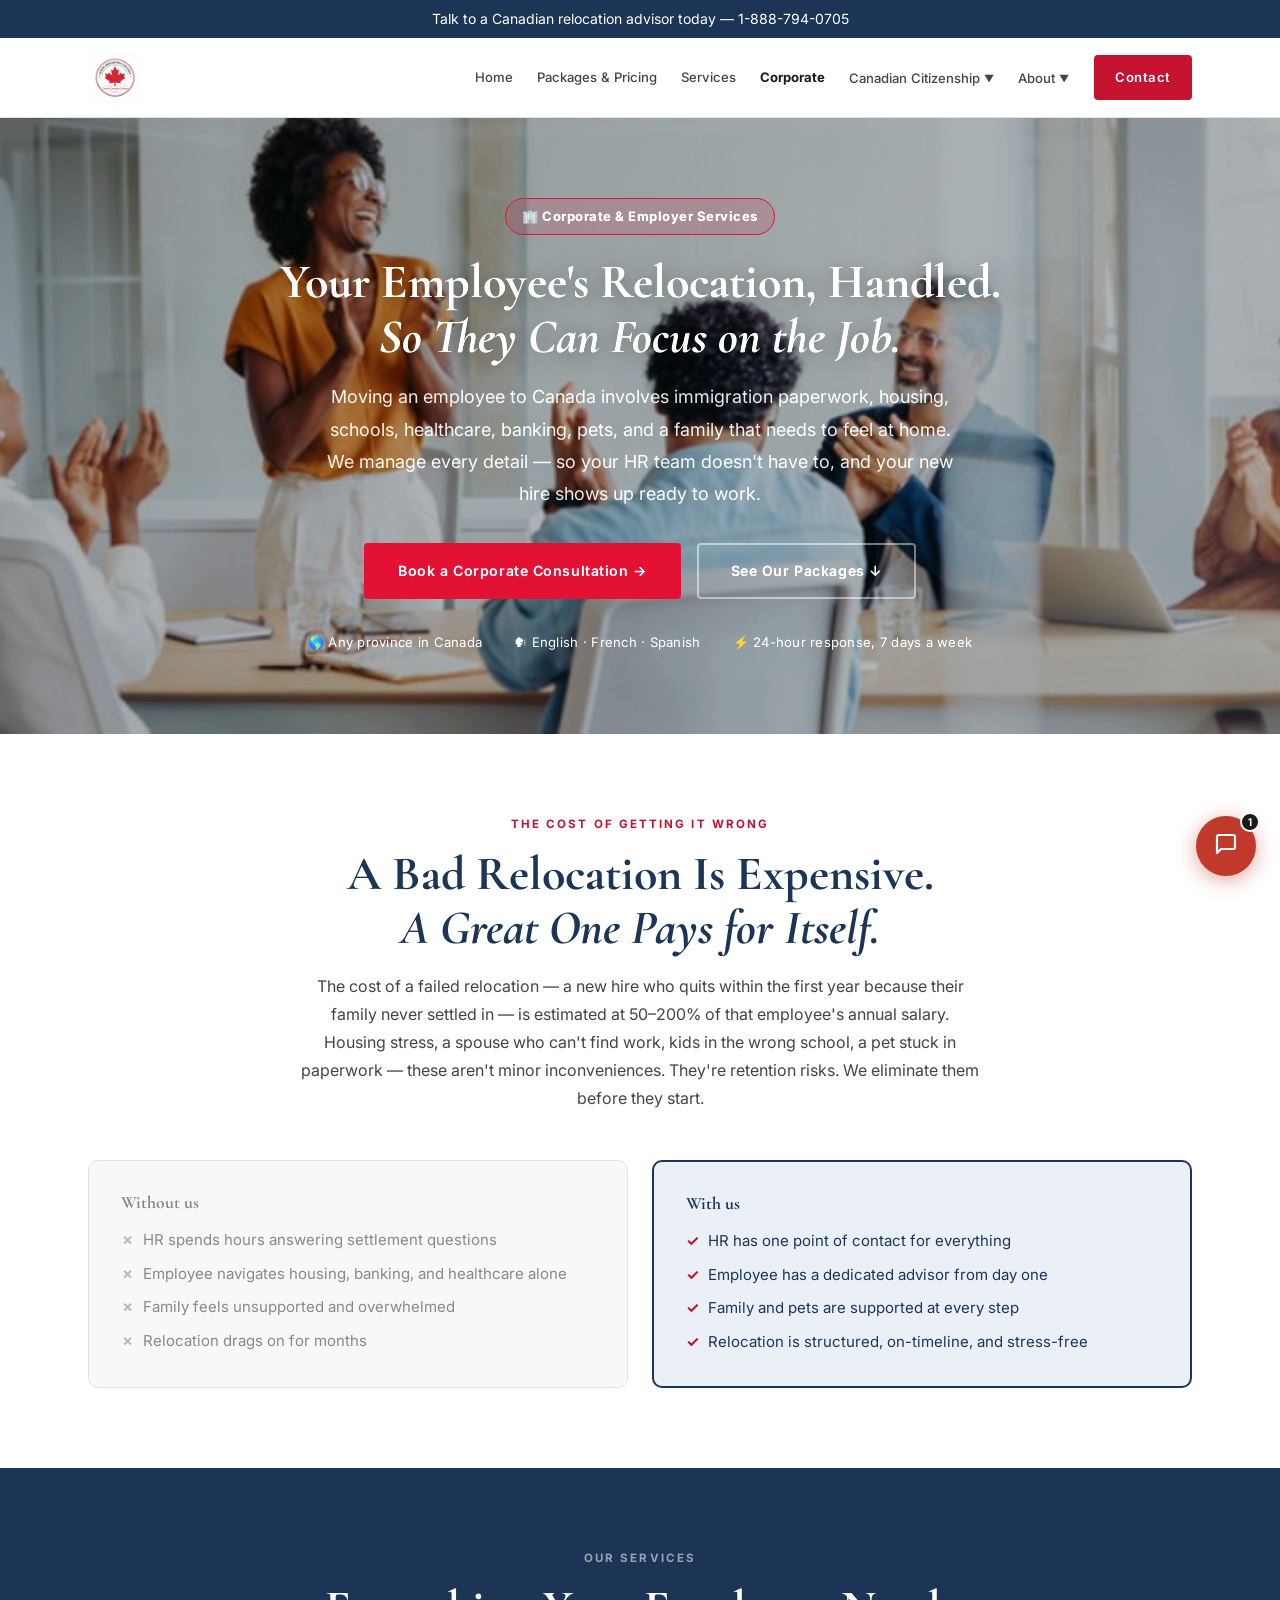
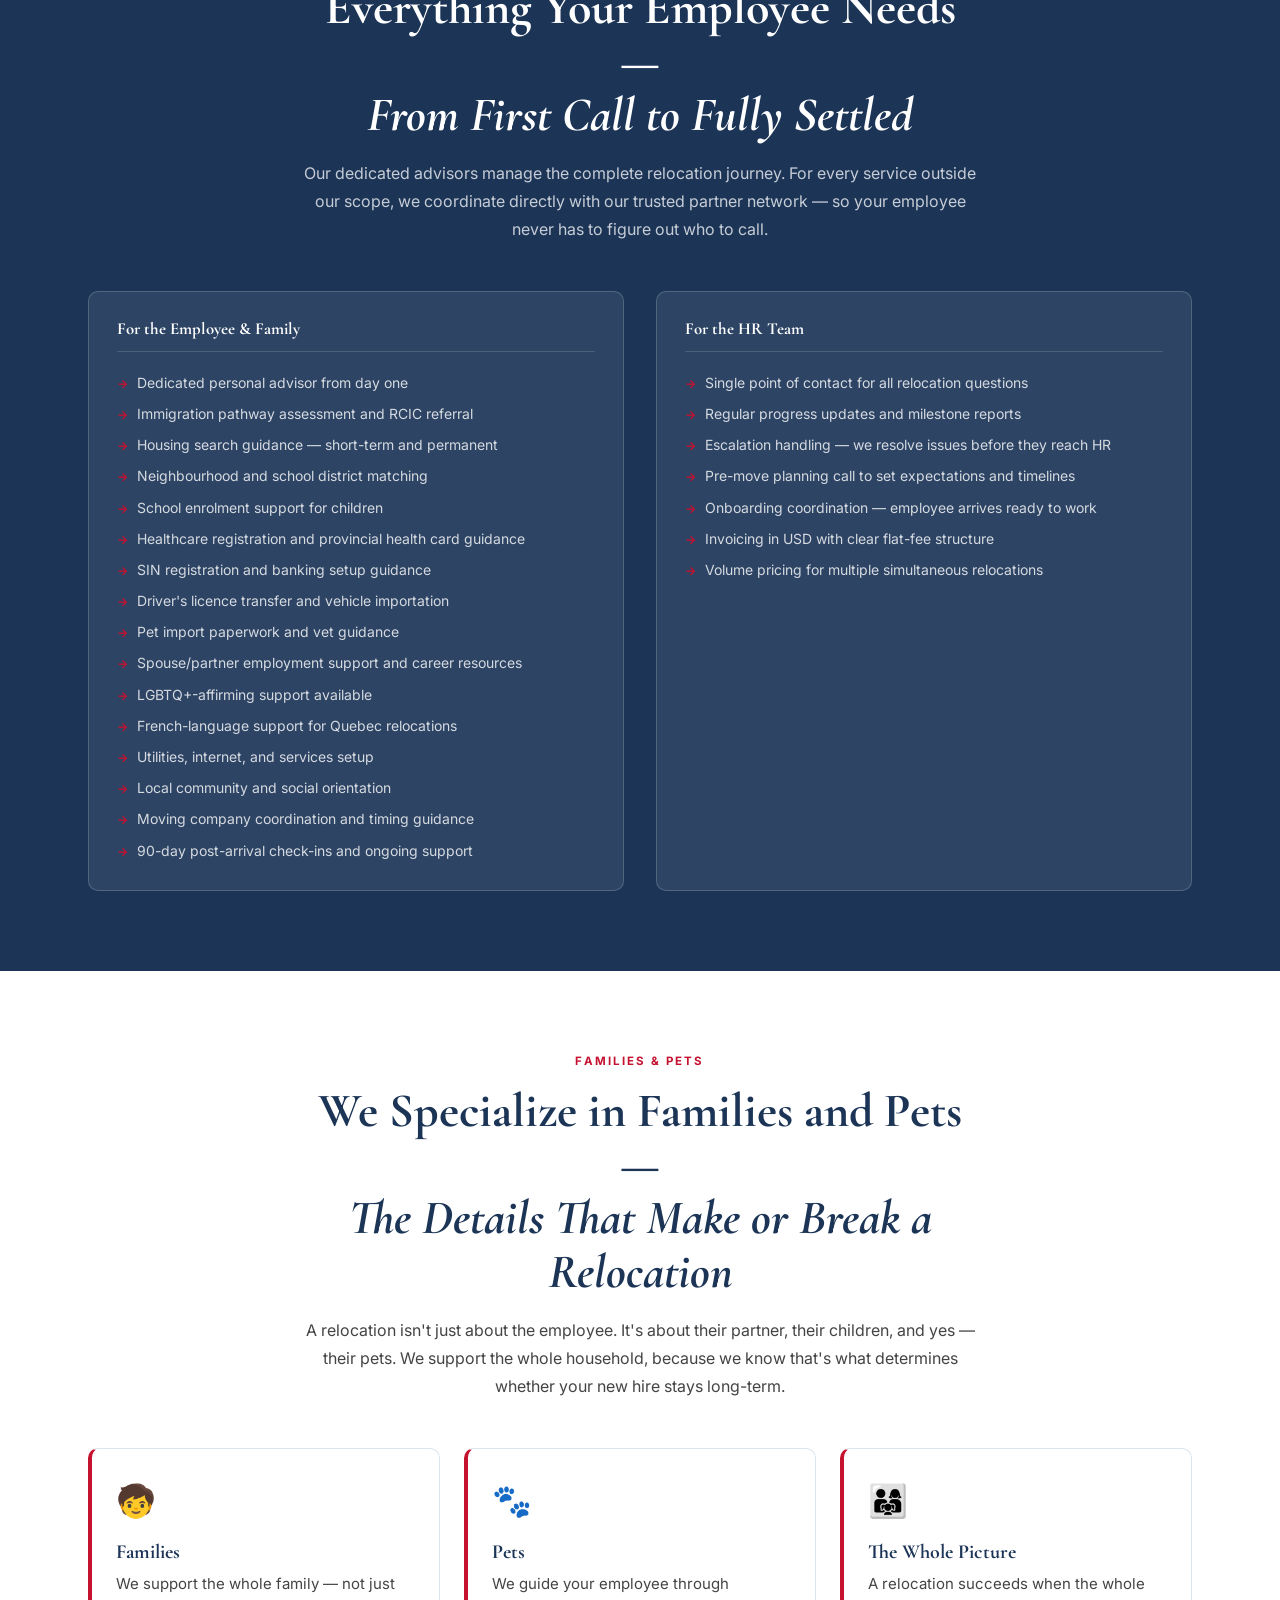
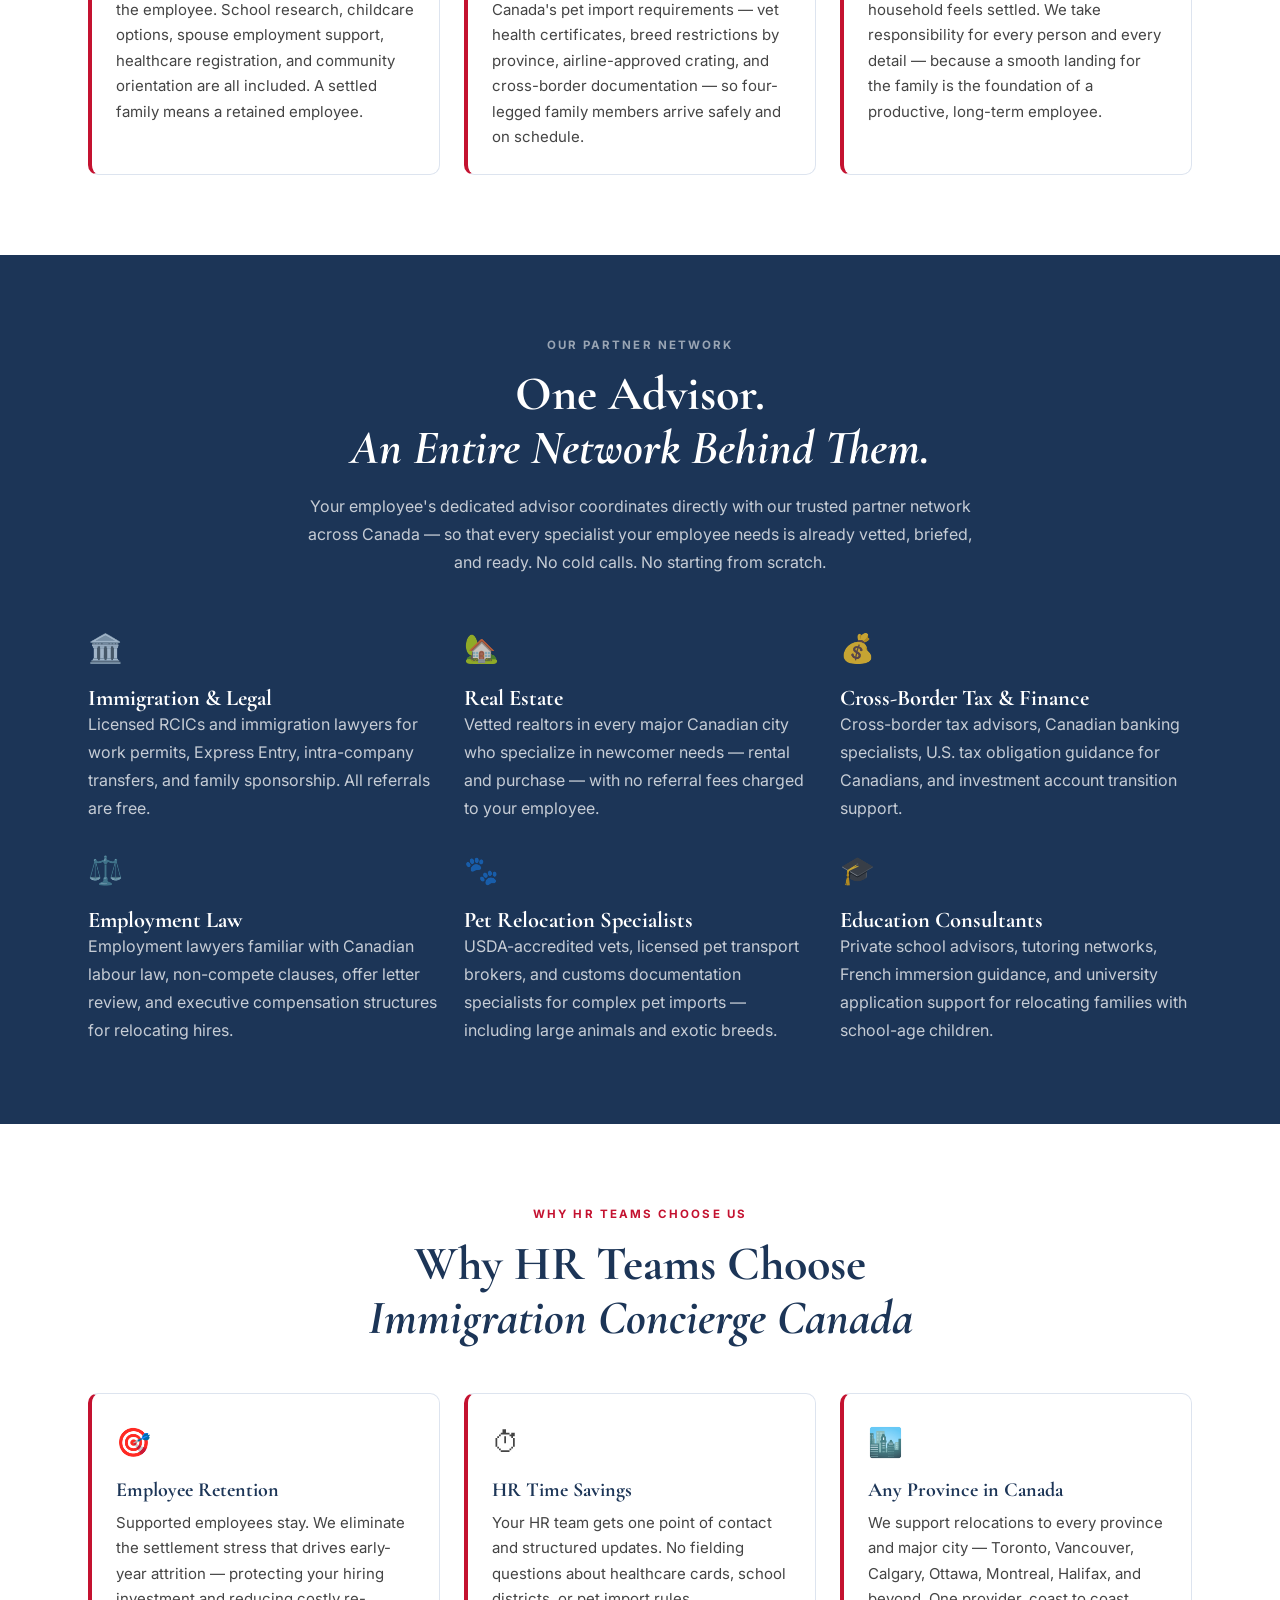
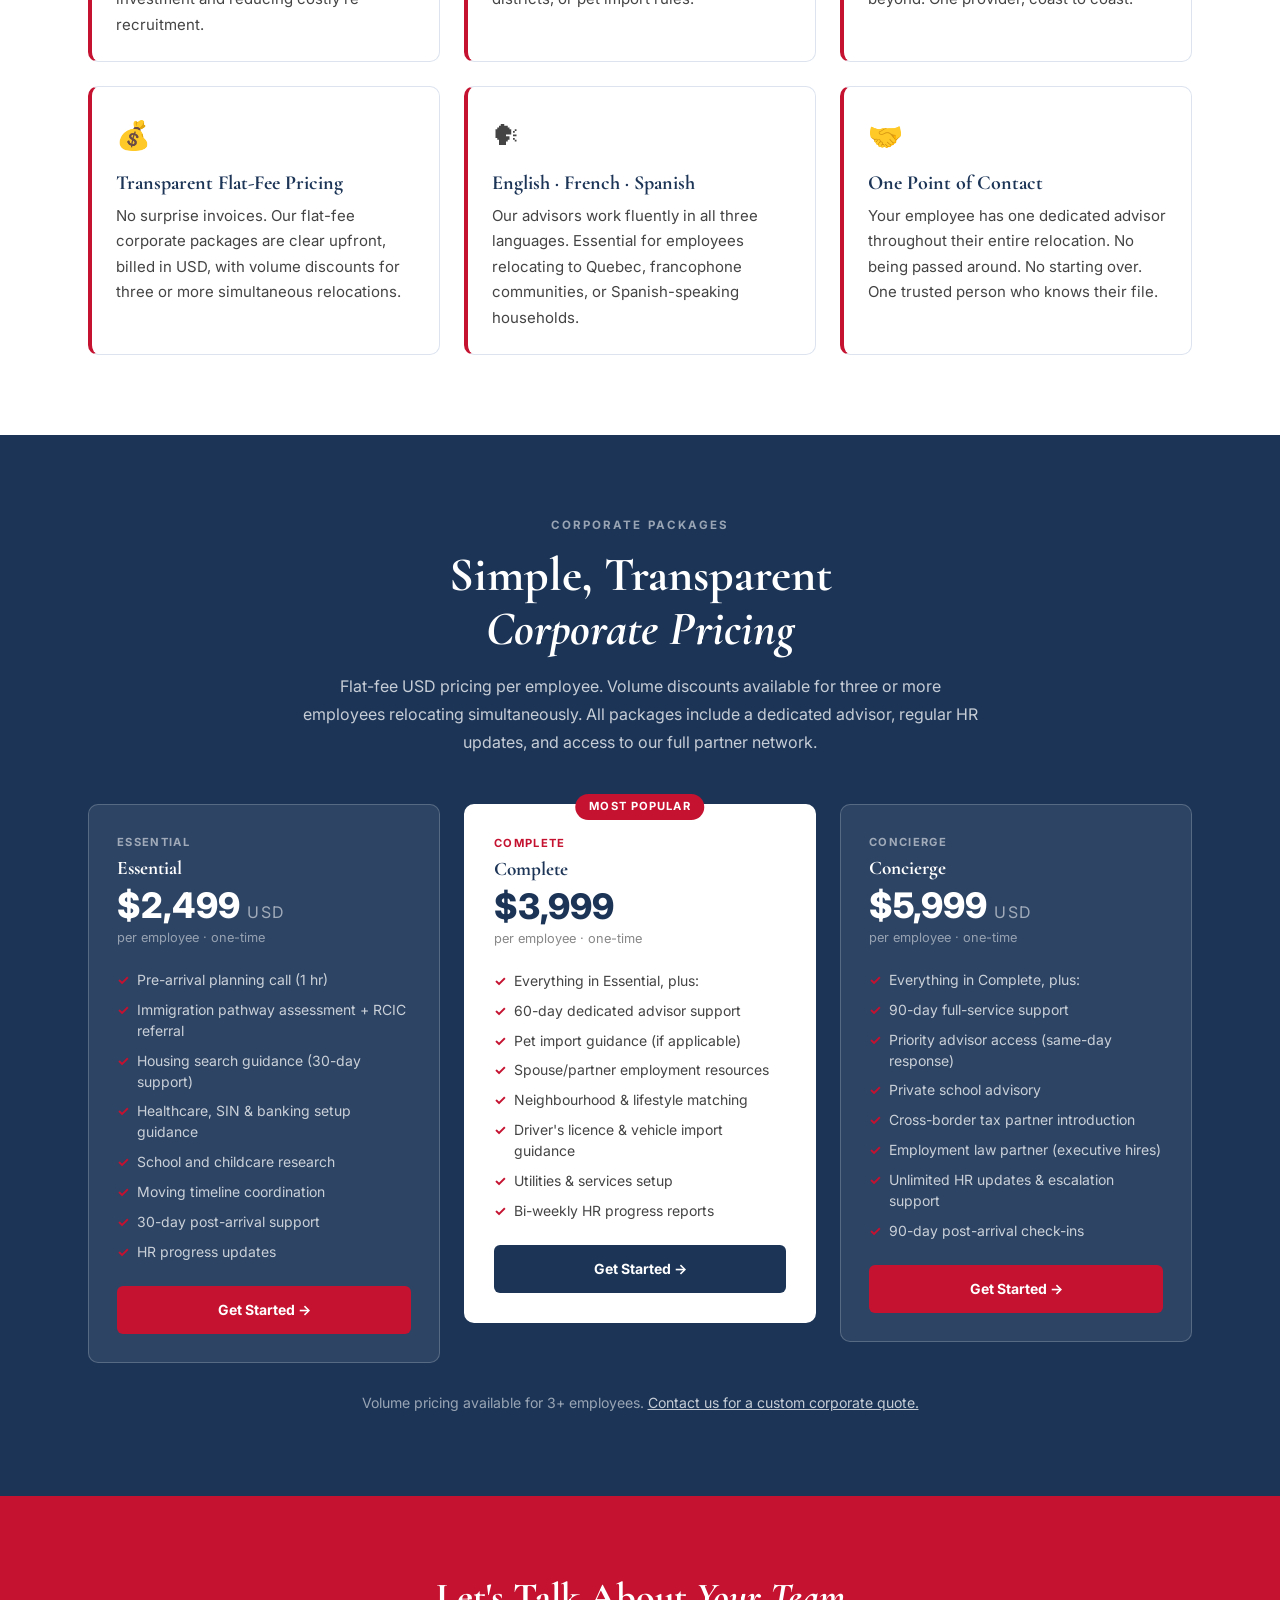
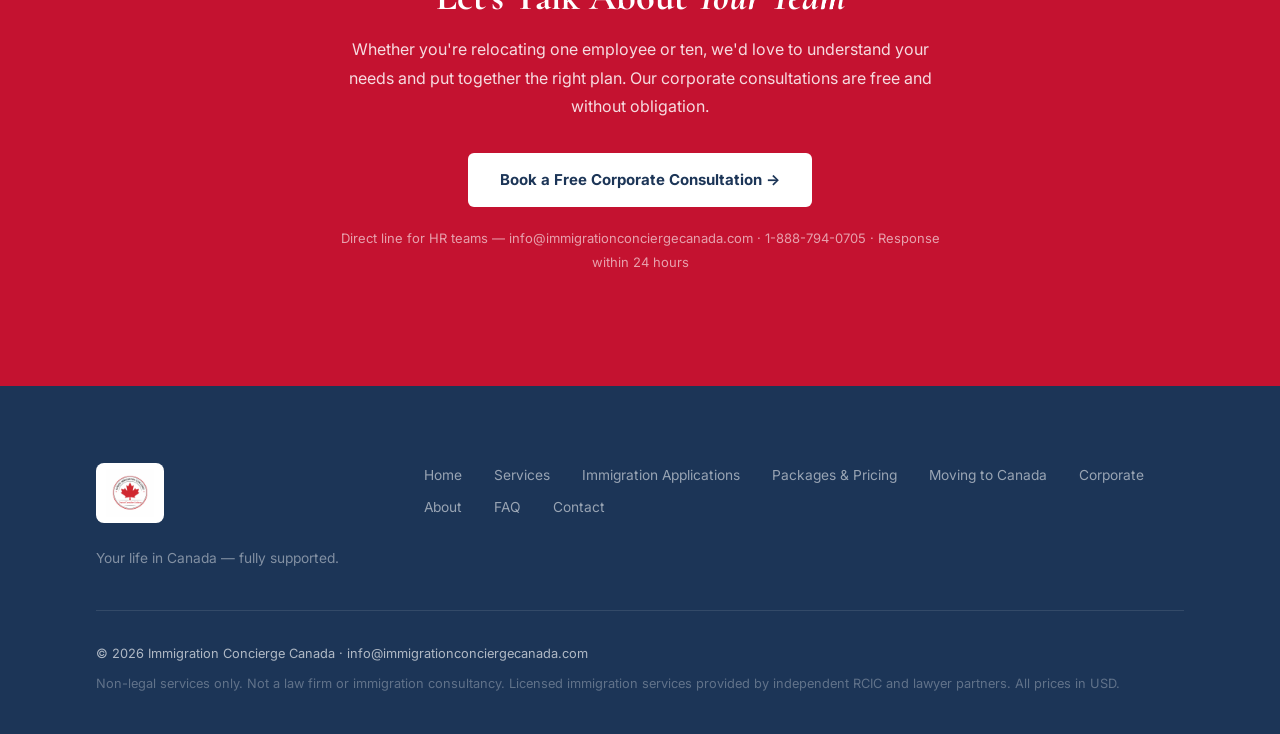
<file: corporate.html>
<!DOCTYPE html>
<html lang="en">
<head>
  <meta charset="UTF-8">
  <meta name="viewport" content="width=device-width, initial-scale=1.0">
  <title>Corporate Relocation Services — Immigration Concierge Canada</title>
  <meta name="description" content="End-to-end corporate relocation support for employees moving to Canada. Dedicated advisors, immigration referrals, housing, schools, pets, and HR coordination. Flat-fee USD pricing.">
  <link rel="preconnect" href="https://fonts.googleapis.com">
  <link rel="preconnect" href="https://fonts.gstatic.com" crossorigin>
  <link href="https://fonts.googleapis.com/css2?family=Cormorant+Garamond:ital,wght@0,400;0,600;0,700;1,400;1,600&family=DM+Sans:wght@400;500;600;700&family=Inter:wght@400;500;600;700;800&display=swap" rel="stylesheet">
  <link rel="stylesheet" href="css/styles.css">
  <style>
    .corp-hero { background-image: none !important; }
    .corp-hero::before { background: rgba(0,0,0,0.35) !important; }
    .corp-hero-img { position:absolute; inset:0; width:100%; height:100%; object-fit:cover; z-index:0; }
    .corp-hero .page-hero-inner { position:relative; z-index:2; }
    .corp-hero-badge {
      display: inline-block;
      background: rgba(255,255,255,0.18);
      border: 1px solid rgba(255,255,255,0.35);
      color: #fff;
      font-size: 0.78rem;
      font-weight: 700;
      letter-spacing: 0.1em;
      text-transform: uppercase;
      padding: 0.35rem 1rem;
      border-radius: 20px;
      margin-bottom: 1.25rem;
    }
    .corp-stat-bar {
      display: flex;
      flex-wrap: wrap;
      justify-content: center;
      gap: 0.5rem 2rem;
      margin-top: 2rem;
    }
    .corp-stat-bar span {
      font-size: 0.82rem;
      color: rgba(255,255,255,0.85);
      letter-spacing: 0.02em;
      white-space: nowrap;
    }
    .compare-grid {
      display: grid;
      grid-template-columns: 1fr 1fr;
      gap: 1.5rem;
      margin-top: 2.5rem;
    }
    @media (max-width: 640px) { .compare-grid { grid-template-columns: 1fr; } }
    .compare-card {
      border-radius: 10px;
      padding: 2rem;
    }
    .compare-card.without {
      background: #f8f8f6;
      border: 1.5px solid #dde4ef;
    }
    .compare-card.with {
      background: #EBF0F7;
      border: 2px solid #1C3557;
    }
    .compare-card h3 { font-size: 1.1rem; font-weight: 800; margin-bottom: 1rem; }
    .compare-card.without h3 { color: #888; }
    .compare-card.with h3 { color: #1C3557; }
    .compare-card ul { list-style: none; padding: 0; margin: 0; display: flex; flex-direction: column; gap: 0.6rem; }
    .compare-card li { font-size: 15px; line-height: 1.6; padding-left: 1.4rem; position: relative; }
    .compare-card.without li { color: #888; }
    .compare-card.without li::before { content: '✗'; position: absolute; left: 0; color: #bbb; font-weight: 700; }
    .compare-card.with li { color: #1C3557; }
    .compare-card.with li::before { content: '✓'; position: absolute; left: 0; color: #C41230; font-weight: 700; }

    .services-two-col {
      display: grid;
      grid-template-columns: 1fr 1fr;
      gap: 2rem;
      margin-top: 2rem;
    }
    @media (max-width: 768px) { .services-two-col { grid-template-columns: 1fr; } }
    .services-col {
      background: rgba(255,255,255,0.08);
      border: 1.5px solid rgba(255,255,255,0.18);
      border-radius: 10px;
      padding: 1.75rem;
    }
    .services-col h3 { color: #ffffff; font-size: 1.05rem; font-weight: 700; margin-bottom: 1.25rem; padding-bottom: 0.75rem; border-bottom: 1px solid rgba(255,255,255,0.15); }
    .services-col ul { list-style: none; padding: 0; margin: 0; display: flex; flex-direction: column; gap: 0.55rem; }
    .services-col li { font-size: 14px; color: rgba(255,255,255,0.80); line-height: 1.6; padding-left: 1.25rem; position: relative; }
    .services-col li::before { content: '→'; position: absolute; left: 0; color: #C41230; font-weight: 700; font-size: 12px; top: 2px; }

    .family-cards {
      display: grid;
      grid-template-columns: repeat(3, 1fr);
      gap: 1.5rem;
      margin-top: 2rem;
    }
    @media (max-width: 768px) { .family-cards { grid-template-columns: 1fr; } }

    .partner-grid {
      display: grid;
      grid-template-columns: repeat(3, 1fr);
      gap: 1.5rem;
      margin-top: 2rem;
    }
    @media (max-width: 768px) { .partner-grid { grid-template-columns: 1fr; } }

    .why-grid {
      display: grid;
      grid-template-columns: repeat(3, 1fr);
      gap: 1.5rem;
      margin-top: 2rem;
    }
    @media (max-width: 768px) { .why-grid { grid-template-columns: 1fr; } }

    .corp-pricing-grid {
      display: grid;
      grid-template-columns: repeat(3, 1fr);
      gap: 1.5rem;
      margin-top: 2rem;
      align-items: start;
    }
    @media (max-width: 768px) { .corp-pricing-grid { grid-template-columns: 1fr; } }

    .corp-pricing-card {
      background: rgba(255,255,255,0.08);
      border: 1.5px solid rgba(255,255,255,0.20);
      border-radius: 10px;
      padding: 1.75rem;
      position: relative;
    }
    .corp-pricing-card.featured {
      background: #ffffff;
      border: 2px solid #ffffff;
    }
    .corp-pricing-card.featured::before {
      content: 'Most Popular';
      position: absolute;
      top: -12px; left: 50%;
      transform: translateX(-50%);
      background: #C41230;
      color: #fff;
      font-size: 0.7rem;
      font-weight: 700;
      letter-spacing: 0.1em;
      text-transform: uppercase;
      padding: 3px 14px;
      border-radius: 20px;
    }
    .corp-pricing-card .p-tier { font-size: 0.7rem; font-weight: 700; letter-spacing: 0.12em; text-transform: uppercase; margin-bottom: 0.3rem; }
    .corp-pricing-card .p-tier { color: rgba(255,255,255,0.55); }
    .corp-pricing-card.featured .p-tier { color: #C41230; }
    .corp-pricing-card h3 { font-size: 1.2rem; font-weight: 800; margin-bottom: 0.4rem; color: #ffffff; }
    .corp-pricing-card.featured h3 { color: #1C3557; }
    .corp-pricing-card .price { font-size: 2.2rem; font-weight: 800; font-family: 'Inter', sans-serif; margin-bottom: 0.15rem; color: #ffffff; }
    .corp-pricing-card.featured .price { color: #1C3557; }
    .corp-pricing-card .price small { font-size: 1rem; font-weight: 400; }
    .corp-pricing-card .price-note { font-size: 0.8rem; color: rgba(255,255,255,0.50); margin-bottom: 1.25rem; }
    .corp-pricing-card.featured .price-note { color: #888; }
    .corp-pricing-card ul { list-style: none; padding: 0; margin: 0 0 1.5rem; display: flex; flex-direction: column; gap: 0.55rem; }
    .corp-pricing-card li { font-size: 14px; color: rgba(255,255,255,0.75); padding-left: 1.25rem; position: relative; line-height: 1.5; }
    .corp-pricing-card.featured li { color: #444; }
    .corp-pricing-card li::before { content: '✓'; position: absolute; left: 0; color: #C41230; font-weight: 700; }
    .corp-pricing-card.featured li::before { color: #C41230; }
    .corp-pricing-card .corp-btn {
      display: block;
      text-align: center;
      background: #C41230;
      color: #ffffff;
      font-weight: 700;
      font-size: 14px;
      padding: 12px 24px;
      border-radius: 6px;
      text-decoration: none;
      border: none;
      cursor: pointer;
    }
    .corp-pricing-card.featured .corp-btn { background: #1C3557; }
    .corp-pricing-card .corp-btn:hover { opacity: 0.9; }

    .cta-red {
      background: #C41230;
      padding: 5rem 2rem;
      text-align: center;
    }
    .cta-red h2 { color: #ffffff; font-size: clamp(1.6rem, 3vw, 2.4rem); margin-bottom: 1rem; }
    .cta-red p { color: rgba(255,255,255,0.85); font-size: 1rem; max-width: 600px; margin: 0 auto 2rem; line-height: 1.8; }
    .cta-red .corp-cta-btn {
      display: inline-block;
      background: #ffffff;
      color: #1C3557;
      font-weight: 700;
      font-size: 15px;
      padding: 14px 32px;
      border-radius: 6px;
      text-decoration: none;
    }
    .cta-red .corp-cta-btn:hover { background: #f0f0f0; }
    .cta-red .cta-smallprint { color: rgba(255,255,255,0.60); font-size: 13px; margin-top: 1.25rem; }
  </style>
</head>
<body>

<!-- ANNOUNCE BAR -->
<div class="announce-bar">Talk to a Canadian relocation advisor today &mdash; <a href="tel:18887940705" style="color:#fff;text-decoration:none;">1-888-794-0705</a></div>

<!-- NAV -->
<nav class="nav" id="nav">
  <div class="nav-inner">
    <a href="index.html" class="nav-logo"><img src="images/logo.png" alt="Immigration Concierge Canada"></a>
    <button class="nav-toggle" id="navToggle" aria-label="Toggle menu"><span></span><span></span><span></span></button>
    <div class="nav-menu" id="navMenu">
      <a href="index.html" class="nav-link">Home</a>
      <a href="packages.html" class="nav-link">Packages &amp; Pricing</a>
      <a href="services.html" class="nav-link">Services</a>
      <a href="corporate.html" class="nav-link">Corporate</a>
      <div class="nav-dropdown">
        <button class="nav-link nav-dropdown-toggle" aria-expanded="false">Canadian Citizenship <span class="nav-chevron">&#9660;</span></button>
        <div class="nav-dropdown-menu">
          <a href="citizenship-by-descent.html" class="nav-dropdown-item">Canadian Citizenship</a>
          <a href="immigration.html" class="nav-dropdown-item">Immigration Pathways</a>
        </div>
      </div>
      <div class="nav-dropdown">
        <button class="nav-link nav-dropdown-toggle" aria-expanded="false">About <span class="nav-chevron">&#9660;</span></button>
        <div class="nav-dropdown-menu">
          <a href="about.html" class="nav-dropdown-item">About</a>
          <a href="moving-to-canada.html" class="nav-dropdown-item">Moving to Canada</a>
          <a href="faq.html" class="nav-dropdown-item">FAQ</a>
        </div>
      </div>
      <a href="contact.html" class="btn btn-red">Contact</a>
    </div>
  </div>
</nav>

<!-- SECTION 1: HERO -->
<section class="page-hero corp-hero">
  <img class="corp-hero-img" src="images/corporate-hero.jpg" alt="Corporate relocation services">
  <div class="page-hero-inner">
    <div class="eyebrow">🏢 Corporate &amp; Employer Services</div>
    <h1>Your Employee's Relocation, Handled.<br><em>So They Can Focus on the Job.</em></h1>
    <p>Moving an employee to Canada involves immigration paperwork, housing, schools, healthcare, banking, pets, and a family that needs to feel at home. We manage every detail — so your HR team doesn't have to, and your new hire shows up ready to work.</p>
    <div class="btn-group" style="justify-content:center;gap:1rem;flex-wrap:wrap;">
      <a href="contact.html" class="btn btn-primary">Book a Corporate Consultation →</a>
      <a href="#corporate-pricing" class="btn btn-ghost-white">See Our Packages ↓</a>
    </div>
    <div class="corp-stat-bar">
      <span>🌎 Any province in Canada</span>
      <span>🗣 English · French · Spanish</span>
      <span>⚡ 24-hour response, 7 days a week</span>
    </div>
  </div>
</section>

<!-- SECTION 2: THE PROBLEM -->
<section class="section">
  <div class="container">
    <div class="section-header fade-in">
      <div class="eyebrow">The Cost of Getting It Wrong</div>
      <h2>A Bad Relocation Is Expensive.<br><em>A Great One Pays for Itself.</em></h2>
      <p class="intro">The cost of a failed relocation — a new hire who quits within the first year because their family never settled in — is estimated at 50–200% of that employee's annual salary. Housing stress, a spouse who can't find work, kids in the wrong school, a pet stuck in paperwork — these aren't minor inconveniences. They're retention risks. We eliminate them before they start.</p>
    </div>
    <div class="compare-grid fade-in">
      <div class="compare-card without">
        <h3>Without us</h3>
        <ul>
          <li>HR spends hours answering settlement questions</li>
          <li>Employee navigates housing, banking, and healthcare alone</li>
          <li>Family feels unsupported and overwhelmed</li>
          <li>Relocation drags on for months</li>
        </ul>
      </div>
      <div class="compare-card with">
        <h3>With us</h3>
        <ul>
          <li>HR has one point of contact for everything</li>
          <li>Employee has a dedicated advisor from day one</li>
          <li>Family and pets are supported at every step</li>
          <li>Relocation is structured, on-timeline, and stress-free</li>
        </ul>
      </div>
    </div>
  </div>
</section>

<!-- SECTION 3: WHAT WE DO -->
<section class="section alt-bg">
  <div class="container">
    <div class="section-header fade-in">
      <div class="eyebrow">Our Services</div>
      <h2>Everything Your Employee Needs —<br><em>From First Call to Fully Settled</em></h2>
      <p class="intro" style="color:rgba(255,255,255,0.75);">Our dedicated advisors manage the complete relocation journey. For every service outside our scope, we coordinate directly with our trusted partner network — so your employee never has to figure out who to call.</p>
    </div>
    <div class="services-two-col fade-in">
      <div class="services-col">
        <h3>For the Employee &amp; Family</h3>
        <ul>
          <li>Dedicated personal advisor from day one</li>
          <li>Immigration pathway assessment and RCIC referral</li>
          <li>Housing search guidance — short-term and permanent</li>
          <li>Neighbourhood and school district matching</li>
          <li>School enrolment support for children</li>
          <li>Healthcare registration and provincial health card guidance</li>
          <li>SIN registration and banking setup guidance</li>
          <li>Driver's licence transfer and vehicle importation</li>
          <li>Pet import paperwork and vet guidance</li>
          <li>Spouse/partner employment support and career resources</li>
          <li>LGBTQ+-affirming support available</li>
          <li>French-language support for Quebec relocations</li>
          <li>Utilities, internet, and services setup</li>
          <li>Local community and social orientation</li>
          <li>Moving company coordination and timing guidance</li>
          <li>90-day post-arrival check-ins and ongoing support</li>
        </ul>
      </div>
      <div class="services-col">
        <h3>For the HR Team</h3>
        <ul>
          <li>Single point of contact for all relocation questions</li>
          <li>Regular progress updates and milestone reports</li>
          <li>Escalation handling — we resolve issues before they reach HR</li>
          <li>Pre-move planning call to set expectations and timelines</li>
          <li>Onboarding coordination — employee arrives ready to work</li>
          <li>Invoicing in USD with clear flat-fee structure</li>
          <li>Volume pricing for multiple simultaneous relocations</li>
        </ul>
      </div>
    </div>
  </div>
</section>

<!-- SECTION 4: FAMILIES & PETS -->
<section class="section">
  <div class="container">
    <div class="section-header fade-in">
      <div class="eyebrow">Families &amp; Pets</div>
      <h2>We Specialize in Families and Pets —<br><em>The Details That Make or Break a Relocation</em></h2>
      <p class="intro">A relocation isn't just about the employee. It's about their partner, their children, and yes — their pets. We support the whole household, because we know that's what determines whether your new hire stays long-term.</p>
    </div>
    <div class="family-cards fade-in">
      <div class="value-card">
        <div class="icon" style="font-size:2rem;margin-bottom:0.75rem;">🧒</div>
        <h4>Families</h4>
        <p>We support the whole family — not just the employee. School research, childcare options, spouse employment support, healthcare registration, and community orientation are all included. A settled family means a retained employee.</p>
      </div>
      <div class="value-card">
        <div class="icon" style="font-size:2rem;margin-bottom:0.75rem;">🐾</div>
        <h4>Pets</h4>
        <p>We guide your employee through Canada's pet import requirements — vet health certificates, breed restrictions by province, airline-approved crating, and cross-border documentation — so four-legged family members arrive safely and on schedule.</p>
      </div>
      <div class="value-card">
        <div class="icon" style="font-size:2rem;margin-bottom:0.75rem;">👨‍👩‍👧</div>
        <h4>The Whole Picture</h4>
        <p>A relocation succeeds when the whole household feels settled. We take responsibility for every person and every detail — because a smooth landing for the family is the foundation of a productive, long-term employee.</p>
      </div>
    </div>
  </div>
</section>

<!-- SECTION 5: PARTNER NETWORK -->
<section class="section alt-bg">
  <div class="container">
    <div class="section-header fade-in">
      <div class="eyebrow">Our Partner Network</div>
      <h2>One Advisor.<br><em>An Entire Network Behind Them.</em></h2>
      <p class="intro" style="color:rgba(255,255,255,0.75);">Your employee's dedicated advisor coordinates directly with our trusted partner network across Canada — so that every specialist your employee needs is already vetted, briefed, and ready. No cold calls. No starting from scratch.</p>
    </div>
    <div class="partner-grid fade-in">
      <div class="info-card">
        <div class="icon" style="font-size:1.75rem;margin-bottom:0.75rem;">🏛️</div>
        <h4>Immigration &amp; Legal</h4>
        <p>Licensed RCICs and immigration lawyers for work permits, Express Entry, intra-company transfers, and family sponsorship. All referrals are free.</p>
      </div>
      <div class="info-card">
        <div class="icon" style="font-size:1.75rem;margin-bottom:0.75rem;">🏡</div>
        <h4>Real Estate</h4>
        <p>Vetted realtors in every major Canadian city who specialize in newcomer needs — rental and purchase — with no referral fees charged to your employee.</p>
      </div>
      <div class="info-card">
        <div class="icon" style="font-size:1.75rem;margin-bottom:0.75rem;">💰</div>
        <h4>Cross-Border Tax &amp; Finance</h4>
        <p>Cross-border tax advisors, Canadian banking specialists, U.S. tax obligation guidance for Canadians, and investment account transition support.</p>
      </div>
      <div class="info-card">
        <div class="icon" style="font-size:1.75rem;margin-bottom:0.75rem;">⚖️</div>
        <h4>Employment Law</h4>
        <p>Employment lawyers familiar with Canadian labour law, non-compete clauses, offer letter review, and executive compensation structures for relocating hires.</p>
      </div>
      <div class="info-card">
        <div class="icon" style="font-size:1.75rem;margin-bottom:0.75rem;">🐾</div>
        <h4>Pet Relocation Specialists</h4>
        <p>USDA-accredited vets, licensed pet transport brokers, and customs documentation specialists for complex pet imports — including large animals and exotic breeds.</p>
      </div>
      <div class="info-card">
        <div class="icon" style="font-size:1.75rem;margin-bottom:0.75rem;">🎓</div>
        <h4>Education Consultants</h4>
        <p>Private school advisors, tutoring networks, French immersion guidance, and university application support for relocating families with school-age children.</p>
      </div>
    </div>
  </div>
</section>

<!-- SECTION 6: WHY CHOOSE US -->
<section class="section">
  <div class="container">
    <div class="section-header fade-in">
      <div class="eyebrow">Why HR Teams Choose Us</div>
      <h2>Why HR Teams Choose<br><em>Immigration Concierge Canada</em></h2>
    </div>
    <div class="why-grid fade-in">
      <div class="value-card">
        <div class="icon" style="font-size:1.75rem;margin-bottom:0.75rem;">🎯</div>
        <h4>Employee Retention</h4>
        <p>Supported employees stay. We eliminate the settlement stress that drives early-year attrition — protecting your hiring investment and reducing costly re-recruitment.</p>
      </div>
      <div class="value-card">
        <div class="icon" style="font-size:1.75rem;margin-bottom:0.75rem;">⏱</div>
        <h4>HR Time Savings</h4>
        <p>Your HR team gets one point of contact and structured updates. No fielding questions about healthcare cards, school districts, or pet import rules.</p>
      </div>
      <div class="value-card">
        <div class="icon" style="font-size:1.75rem;margin-bottom:0.75rem;">🏙️</div>
        <h4>Any Province in Canada</h4>
        <p>We support relocations to every province and major city — Toronto, Vancouver, Calgary, Ottawa, Montreal, Halifax, and beyond. One provider, coast to coast.</p>
      </div>
      <div class="value-card">
        <div class="icon" style="font-size:1.75rem;margin-bottom:0.75rem;">💰</div>
        <h4>Transparent Flat-Fee Pricing</h4>
        <p>No surprise invoices. Our flat-fee corporate packages are clear upfront, billed in USD, with volume discounts for three or more simultaneous relocations.</p>
      </div>
      <div class="value-card">
        <div class="icon" style="font-size:1.75rem;margin-bottom:0.75rem;">🗣</div>
        <h4>English · French · Spanish</h4>
        <p>Our advisors work fluently in all three languages. Essential for employees relocating to Quebec, francophone communities, or Spanish-speaking households.</p>
      </div>
      <div class="value-card">
        <div class="icon" style="font-size:1.75rem;margin-bottom:0.75rem;">🤝</div>
        <h4>One Point of Contact</h4>
        <p>Your employee has one dedicated advisor throughout their entire relocation. No being passed around. No starting over. One trusted person who knows their file.</p>
      </div>
    </div>
  </div>
</section>

<!-- SECTION 7: PRICING -->
<section class="section alt-bg" id="corporate-pricing">
  <div class="container">
    <div class="section-header fade-in">
      <div class="eyebrow">Corporate Packages</div>
      <h2>Simple, Transparent<br><em>Corporate Pricing</em></h2>
      <p class="intro" style="color:rgba(255,255,255,0.75);">Flat-fee USD pricing per employee. Volume discounts available for three or more employees relocating simultaneously. All packages include a dedicated advisor, regular HR updates, and access to our full partner network.</p>
    </div>
    <div class="corp-pricing-grid fade-in">

      <div class="corp-pricing-card">
        <div class="p-tier">Essential</div>
        <h3>Essential</h3>
        <div class="price">$2,499 <small>USD</small></div>
        <div class="price-note">per employee · one-time</div>
        <ul>
          <li>Pre-arrival planning call (1 hr)</li>
          <li>Immigration pathway assessment + RCIC referral</li>
          <li>Housing search guidance (30-day support)</li>
          <li>Healthcare, SIN &amp; banking setup guidance</li>
          <li>School and childcare research</li>
          <li>Moving timeline coordination</li>
          <li>30-day post-arrival support</li>
          <li>HR progress updates</li>
        </ul>
        <a href="contact.html" class="corp-btn">Get Started →</a>
      </div>

      <div class="corp-pricing-card featured">
        <div class="p-tier">Complete</div>
        <h3>Complete</h3>
        <div class="price">$3,999 <small>USD</small></div>
        <div class="price-note">per employee · one-time</div>
        <ul>
          <li>Everything in Essential, plus:</li>
          <li>60-day dedicated advisor support</li>
          <li>Pet import guidance (if applicable)</li>
          <li>Spouse/partner employment resources</li>
          <li>Neighbourhood &amp; lifestyle matching</li>
          <li>Driver's licence &amp; vehicle import guidance</li>
          <li>Utilities &amp; services setup</li>
          <li>Bi-weekly HR progress reports</li>
        </ul>
        <a href="contact.html" class="corp-btn">Get Started →</a>
      </div>

      <div class="corp-pricing-card">
        <div class="p-tier">Concierge</div>
        <h3>Concierge</h3>
        <div class="price">$5,999 <small>USD</small></div>
        <div class="price-note">per employee · one-time</div>
        <ul>
          <li>Everything in Complete, plus:</li>
          <li>90-day full-service support</li>
          <li>Priority advisor access (same-day response)</li>
          <li>Private school advisory</li>
          <li>Cross-border tax partner introduction</li>
          <li>Employment law partner (executive hires)</li>
          <li>Unlimited HR updates &amp; escalation support</li>
          <li>90-day post-arrival check-ins</li>
        </ul>
        <a href="contact.html" class="corp-btn">Get Started →</a>
      </div>

    </div>
    <p style="text-align:center;margin-top:1.75rem;font-size:0.88rem;color:rgba(255,255,255,0.55);">Volume pricing available for 3+ employees. <a href="contact.html" style="color:rgba(255,255,255,0.75);text-decoration:underline;">Contact us for a custom corporate quote.</a></p>
  </div>
</section>

<!-- SECTION 8: CTA -->
<div class="cta-red">
  <h2>Let's Talk About <em>Your Team</em></h2>
  <p>Whether you're relocating one employee or ten, we'd love to understand your needs and put together the right plan. Our corporate consultations are free and without obligation.</p>
  <a href="contact.html" class="corp-cta-btn">Book a Free Corporate Consultation →</a>
  <p class="cta-smallprint">Direct line for HR teams — info@immigrationconciergecanada.com · 1-888-794-0705 · Response within 24 hours</p>
</div>

<!-- FOOTER -->
<footer class="footer">
  <div class="container">
    <div class="footer-top">
      <div class="footer-brand">
        <div class="footer-logo-wrap"><img src="images/logo.png" alt="Immigration Concierge Canada" class="footer-logo"></div>
        <p>Your life in Canada — fully supported.</p>
      </div>
      <nav class="footer-nav">
        <a href="index.html">Home</a>
        <a href="services.html">Services</a>
        <a href="immigration.html">Immigration Applications</a>
        <a href="packages.html">Packages &amp; Pricing</a>
        <a href="moving-to-canada.html">Moving to Canada</a>
        <a href="corporate.html">Corporate</a>
        <a href="about.html">About</a>
        <a href="faq.html">FAQ</a>
        <a href="contact.html">Contact</a>
      </nav>
    </div>
    <div class="footer-bottom">
      <p>© 2026 Immigration Concierge Canada · <a href="mailto:info@immigrationconciergecanada.com">info@immigrationconciergecanada.com</a></p>
      <p class="footer-legal">Non-legal services only. Not a law firm or immigration consultancy. Licensed immigration services provided by independent RCIC and lawyer partners. All prices in USD.</p>
    </div>
  </div>
</footer>

<script src="js/main.js"></script>
<script src="js/chatbot.js"></script>
</body>
</html>
</file>
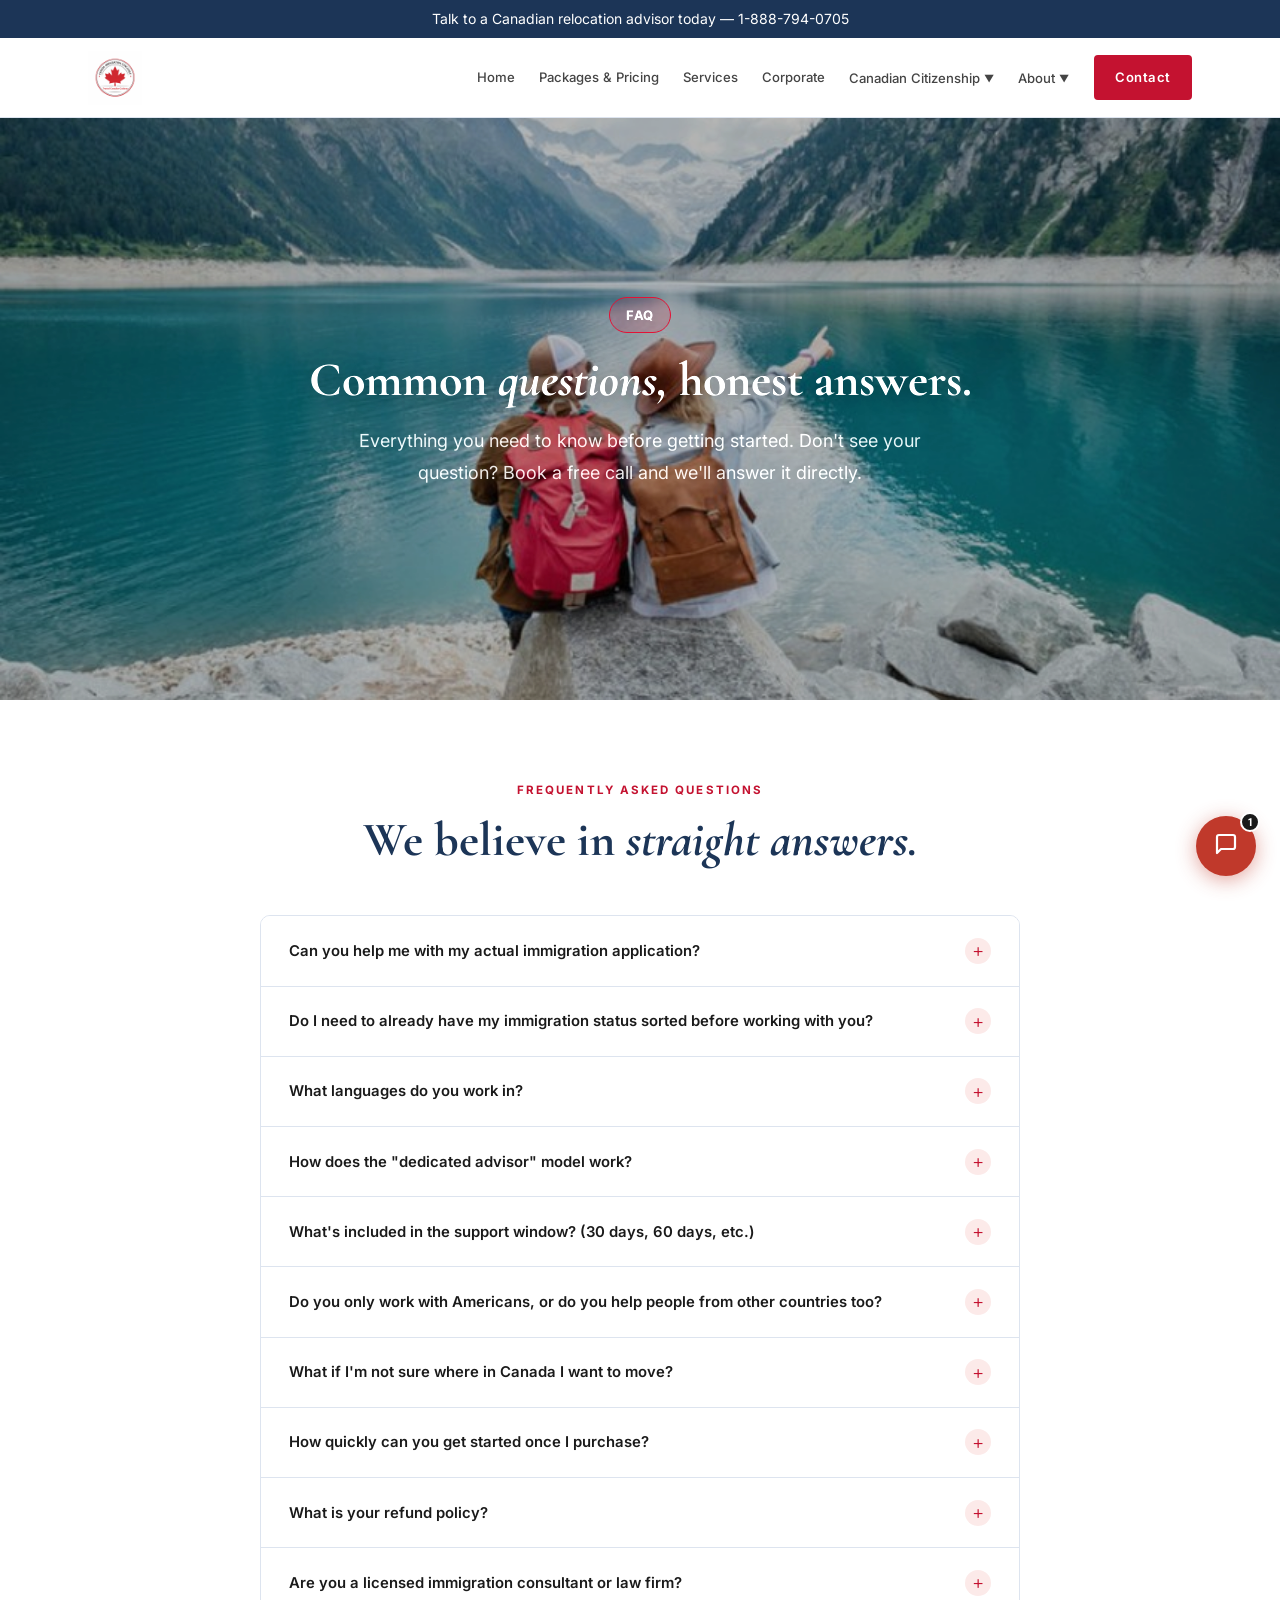
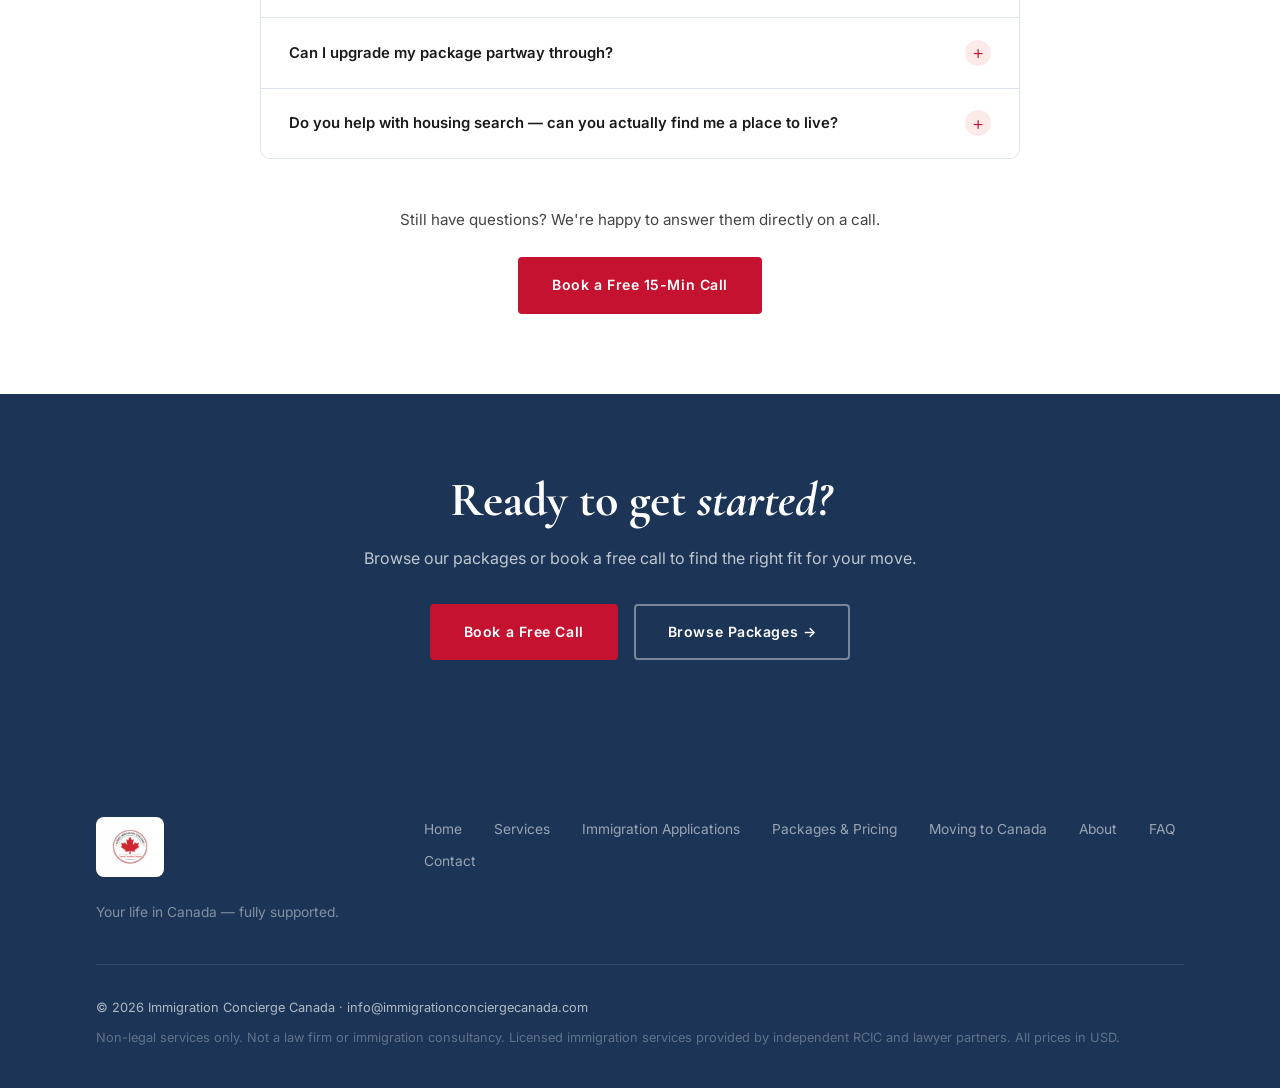
<file: faq.html>
<!DOCTYPE html>
<html lang="en">
<head>
  <meta charset="UTF-8">
  <meta name="viewport" content="width=device-width, initial-scale=1.0">
  <title>FAQ — Immigration Concierge Canada</title>
  <meta name="description" content="Common questions about Immigration Concierge Canada services, packages, payment plans, and how our RCIC partner network works.">
  <link rel="preconnect" href="https://fonts.googleapis.com">
  <link rel="preconnect" href="https://fonts.gstatic.com" crossorigin>
  <link href="https://fonts.googleapis.com/css2?family=Cormorant+Garamond:ital,wght@0,400;0,600;0,700;1,400;1,600&family=DM+Sans:wght@400;500;600;700&family=Inter:wght@400;500;600;700;800&display=swap" rel="stylesheet">
  <link rel="stylesheet" href="css/styles.css">
  <style>
    .faq-hero { background-image: none !important; min-height: 700px !important; }
    .faq-hero::before { background: rgba(0,0,0,0.35) !important; }
    .faq-hero-img { position:absolute; inset:0; width:100%; height:100%; object-fit:cover; object-position:center center; z-index:0; }
    .faq-hero .page-hero-inner { position:relative; z-index:2; }
  </style>
</head>
<body>

<!-- ANNOUNCE BAR -->
<div class="announce-bar">Talk to a Canadian relocation advisor today &mdash; <a href="tel:18887940705" style="color:#fff;text-decoration:none;">1-888-794-0705</a></div>

<!-- NAV -->
<nav class="nav" id="nav">
  <div class="nav-inner">
    <a href="index.html" class="nav-logo"><img src="images/logo.png" alt="Immigration Concierge Canada"></a>
    <button class="nav-toggle" id="navToggle" aria-label="Toggle menu"><span></span><span></span><span></span></button>
    <div class="nav-menu" id="navMenu">
      <a href="index.html" class="nav-link">Home</a>
      <a href="packages.html" class="nav-link">Packages &amp; Pricing</a>
      <a href="services.html" class="nav-link">Services</a>
      <a href="corporate.html" class="nav-link">Corporate</a>
      <div class="nav-dropdown">
        <button class="nav-link nav-dropdown-toggle" aria-expanded="false">Canadian Citizenship <span class="nav-chevron">&#9660;</span></button>
        <div class="nav-dropdown-menu">
          <a href="citizenship-by-descent.html" class="nav-dropdown-item">Canadian Citizenship</a>
          <a href="immigration.html" class="nav-dropdown-item">Immigration Pathways</a>
        </div>
      </div>
      <div class="nav-dropdown">
        <button class="nav-link nav-dropdown-toggle" aria-expanded="false">About <span class="nav-chevron">&#9660;</span></button>
        <div class="nav-dropdown-menu">
          <a href="about.html" class="nav-dropdown-item">About</a>
          <a href="moving-to-canada.html" class="nav-dropdown-item">Moving to Canada</a>
          <a href="faq.html" class="nav-dropdown-item">FAQ</a>
        </div>
      </div>
      <a href="contact.html" class="btn btn-red">Contact</a>
    </div>
  </div>
</nav>

<!-- HERO -->
<section class="page-hero faq-hero">
  <img class="faq-hero-img" src="images/faq-hero.jpg" alt="FAQ">
  <div class="page-hero-inner">
    <div class="eyebrow">FAQ</div>
    <h1>Common <em>questions,</em> honest answers.</h1>
    <p>Everything you need to know before getting started. Don't see your question? Book a free call and we'll answer it directly.</p>
  </div>
</section>

<!-- FAQ -->
<section class="section">
  <div class="container">
    <div class="section-header fade-in">
      <div class="eyebrow">Frequently Asked Questions</div>
      <h2>We believe in <em>straight answers.</em></h2>
    </div>

    <div class="faq-list fade-in">

      <div class="faq-item">
        <button class="faq-question">
          Can you help me with my actual immigration application?
          <span class="faq-icon">+</span>
        </button>
        <div class="faq-answer">
          <div class="faq-answer-inner">
            Not directly — Canadian law requires immigration application assistance to be provided by a licensed Regulated Canadian Immigration Consultant (RCIC) or immigration lawyer. However, we work in formal partnership with a network of trusted licensed RCICs and immigration lawyers. When you need application support, we introduce you to the right partner who handles your case under their licence. The introduction is always free and their fees are separate from our packages.
          </div>
        </div>
      </div>


      <div class="faq-item">
        <button class="faq-question">
          Do I need to already have my immigration status sorted before working with you?
          <span class="faq-icon">+</span>
        </button>
        <div class="faq-answer">
          <div class="faq-answer-inner">
            Not at all. We work with clients at every stage — from early research and planning, to people who already have their visa in hand and are ready to move, to those who have already arrived and need help getting settled. We can also help you understand your immigration options and introduce you to our RCIC partners if you're still figuring out your pathway.
          </div>
        </div>
      </div>

      <div class="faq-item">
        <button class="faq-question">
          What languages do you work in?
          <span class="faq-icon">+</span>
        </button>
        <div class="faq-answer">
          <div class="faq-answer-inner">
            We provide full service in English, French, and Spanish. If you have other language needs, please mention this when you book your intro call and we'll do our best to accommodate you or find a suitable resource.
          </div>
        </div>
      </div>

      <div class="faq-item">
        <button class="faq-question">
          How does the "dedicated advisor" model work?
          <span class="faq-icon">+</span>
        </button>
        <div class="faq-answer">
          <div class="faq-answer-inner">
            When you purchase any package, you are matched with a personal advisor based on your language preference, family situation, and destination. That advisor becomes your single point of contact for the duration of your package. You'll communicate via WhatsApp, email, and video calls — whichever works best for you. You'll never be passed around between strangers.
          </div>
        </div>
      </div>

      <div class="faq-item">
        <button class="faq-question">
          What's included in the support window? (30 days, 60 days, etc.)
          <span class="faq-icon">+</span>
        </button>
        <div class="faq-answer">
          <div class="faq-answer-inner">
            During your support window, you have ongoing WhatsApp and email access to your advisor for questions, guidance, and coordination. The number of video/phone calls depends on the package. After your support window ends, you can extend your support by purchasing additional time à la carte or upgrading to a monthly plan.
          </div>
        </div>
      </div>

      <div class="faq-item">
        <button class="faq-question">
          Do you only work with Americans, or do you help people from other countries too?
          <span class="faq-icon">+</span>
        </button>
        <div class="faq-answer">
          <div class="faq-answer-inner">
            We serve clients from over 30 countries. While our marketing currently emphasizes Americans — because they represent a large and fast-growing part of our client base — our services are fully available to anyone relocating to Canada, from anywhere in the world. Our advisors are experienced with newcomers from diverse backgrounds and countries of origin.
          </div>
        </div>
      </div>

      <div class="faq-item">
        <button class="faq-question">
          What if I'm not sure where in Canada I want to move?
          <span class="faq-icon">+</span>
        </button>
        <div class="faq-answer">
          <div class="faq-answer-inner">
            That's one of the most common situations we help with. Regional and lifestyle matching is a core part of our service. Your advisor can help you compare cities and regions based on your priorities — climate, cost of living, job market, cultural fit, school quality, outdoor lifestyle, community, and more. We've helped many clients discover cities they'd never considered before.
          </div>
        </div>
      </div>

      <div class="faq-item">
        <button class="faq-question">
          How quickly can you get started once I purchase?
          <span class="faq-icon">+</span>
        </button>
        <div class="faq-answer">
          <div class="faq-answer-inner">
            As soon as your purchase is complete you'll receive a welcome email with everything you need to get started — including a link to schedule your first call with your dedicated advisor at a time that works for you. Your advisor will confirm the appointment and reach out within 48 hours. If your move is urgent, let us know in the scheduling form and we'll prioritize accordingly.
          </div>
        </div>
      </div>

      <div class="faq-item">
        <button class="faq-question">
          What is your refund policy?
          <span class="faq-icon">+</span>
        </button>
        <div class="faq-answer">
          <div class="faq-answer-inner">
            We offer a full refund within 48 hours of purchase if you haven't yet had your first advisor session. After your first session, we offer a prorated refund based on services not yet delivered. Monthly plans can be cancelled at any time and will not be renewed. Please contact us at info@immigrationconciergecanada.com with any refund requests.
          </div>
        </div>
      </div>

      <div class="faq-item">
        <button class="faq-question">
          Are you a licensed immigration consultant or law firm?
          <span class="faq-icon">+</span>
        </button>
        <div class="faq-answer">
          <div class="faq-answer-inner">
            No. Immigration Concierge Canada is not a law firm and does not provide legal immigration advice. We provide practical, non-legal relocation and settlement support. Where legal representation is required, we refer clients to our network of licensed Regulated Canadian Immigration Consultants (RCICs) and immigration lawyers at no charge. This distinction protects you — and it's one we take seriously.
          </div>
        </div>
      </div>

      <div class="faq-item">
        <button class="faq-question">
          Can I upgrade my package partway through?
          <span class="faq-icon">+</span>
        </button>
        <div class="faq-answer">
          <div class="faq-answer-inner">
            Yes. If you realize you need more support than your current package provides, you can upgrade at any time. We'll credit the amount already paid toward the higher package. Just contact your advisor or email us and we'll set it up.
          </div>
        </div>
      </div>

      <div class="faq-item">
        <button class="faq-question">
          Do you help with housing search — can you actually find me a place to live?
          <span class="faq-icon">+</span>
        </button>
        <div class="faq-answer">
          <div class="faq-answer-inner">
            We provide extensive housing guidance — including short and long-term housing options, rental market overviews by city, neighbourhood matching, landlord vetting guidance, and lease review guidance (non-legal). For clients looking to buy, we connect you with reputable, vetted realtors in your destination region who understand the needs of newcomers. We don't act as real estate agents or sign leases on your behalf, but we actively guide and support the entire search process — and help you avoid the common and costly mistakes newcomers make in the Canadian housing market.
          </div>
        </div>
      </div>

    </div>

    <div style="text-align:center;margin-top:3rem" class="fade-in">
      <p style="color:var(--mid);margin-bottom:1.5rem;font-size:0.95rem">Still have questions? We're happy to answer them directly on a call.</p>
      <a href="contact.html" class="btn btn-primary">Book a Free 15-Min Call</a>
    </div>
  </div>
</section>

<!-- BOTTOM CTA -->
<section class="cta-section dark">
  <h2>Ready to get <em>started?</em></h2>
  <p>Browse our packages or book a free call to find the right fit for your move.</p>
  <div class="btn-group" style="justify-content:center">
    <a href="contact.html" class="btn btn-primary">Book a Free Call</a>
    <a href="packages.html" class="btn btn-ghost-white">Browse Packages →</a>
  </div>
</section>

<!-- FOOTER -->
<footer class="footer">
  <div class="container">
    <div class="footer-top">
      <div class="footer-brand">
        <div class="footer-logo-wrap"><img src="images/logo.png" alt="Immigration Concierge Canada" class="footer-logo"></div>
        <p>Your life in Canada — fully supported.</p>
      </div>
      <nav class="footer-nav">
        <a href="index.html">Home</a>
        <a href="services.html">Services</a>
        <a href="immigration.html">Immigration Applications</a>
        <a href="packages.html">Packages &amp; Pricing</a>
        <a href="moving-to-canada.html">Moving to Canada</a>
        <a href="about.html">About</a>
        <a href="faq.html">FAQ</a>
        <a href="contact.html">Contact</a>
      </nav>
    </div>
    <div class="footer-bottom">
      <p>© 2026 Immigration Concierge Canada · <a href="mailto:info@immigrationconciergecanada.com">info@immigrationconciergecanada.com</a></p>
      <p class="footer-legal">Non-legal services only. Not a law firm or immigration consultancy. Licensed immigration services provided by independent RCIC and lawyer partners. All prices in USD.</p>
    </div>
  </div>
</footer>

<script src="js/main.js"></script>
<script src="js/chatbot.js"></script>
</body>
</html>
</file>
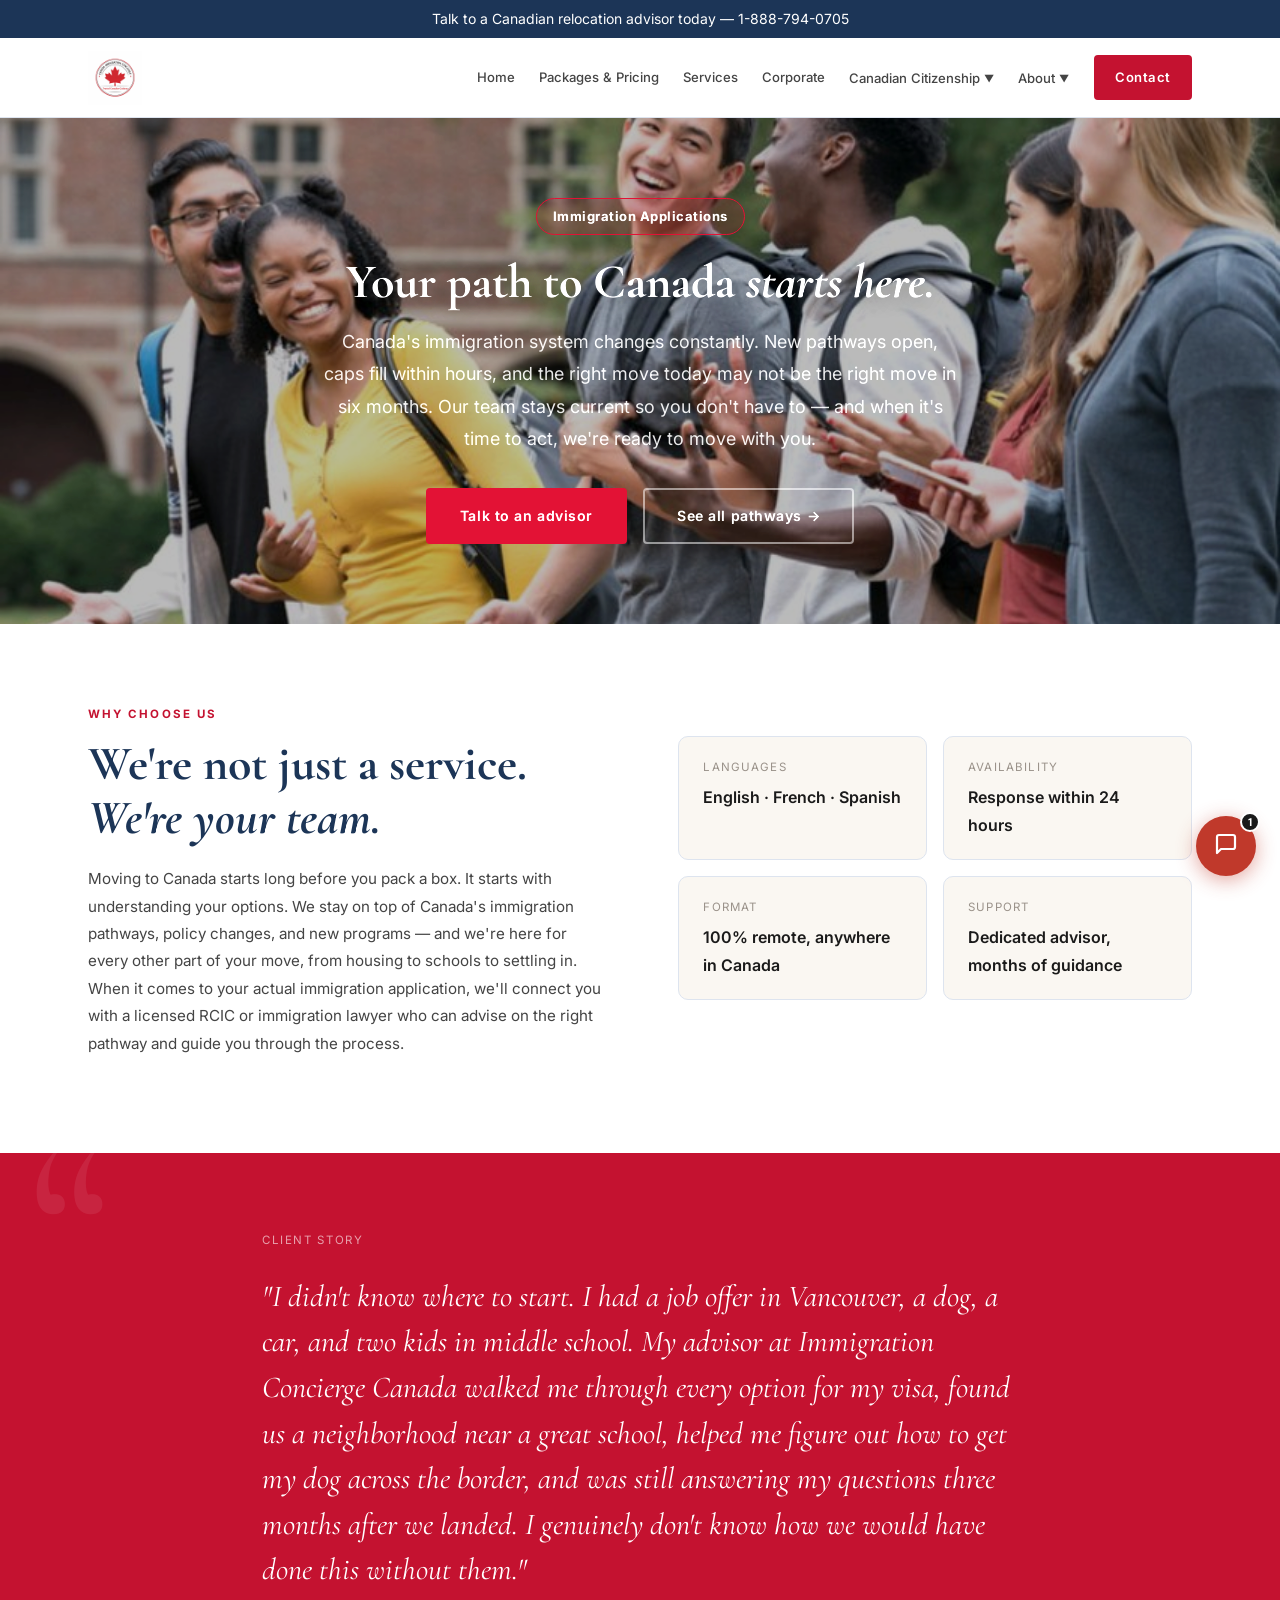
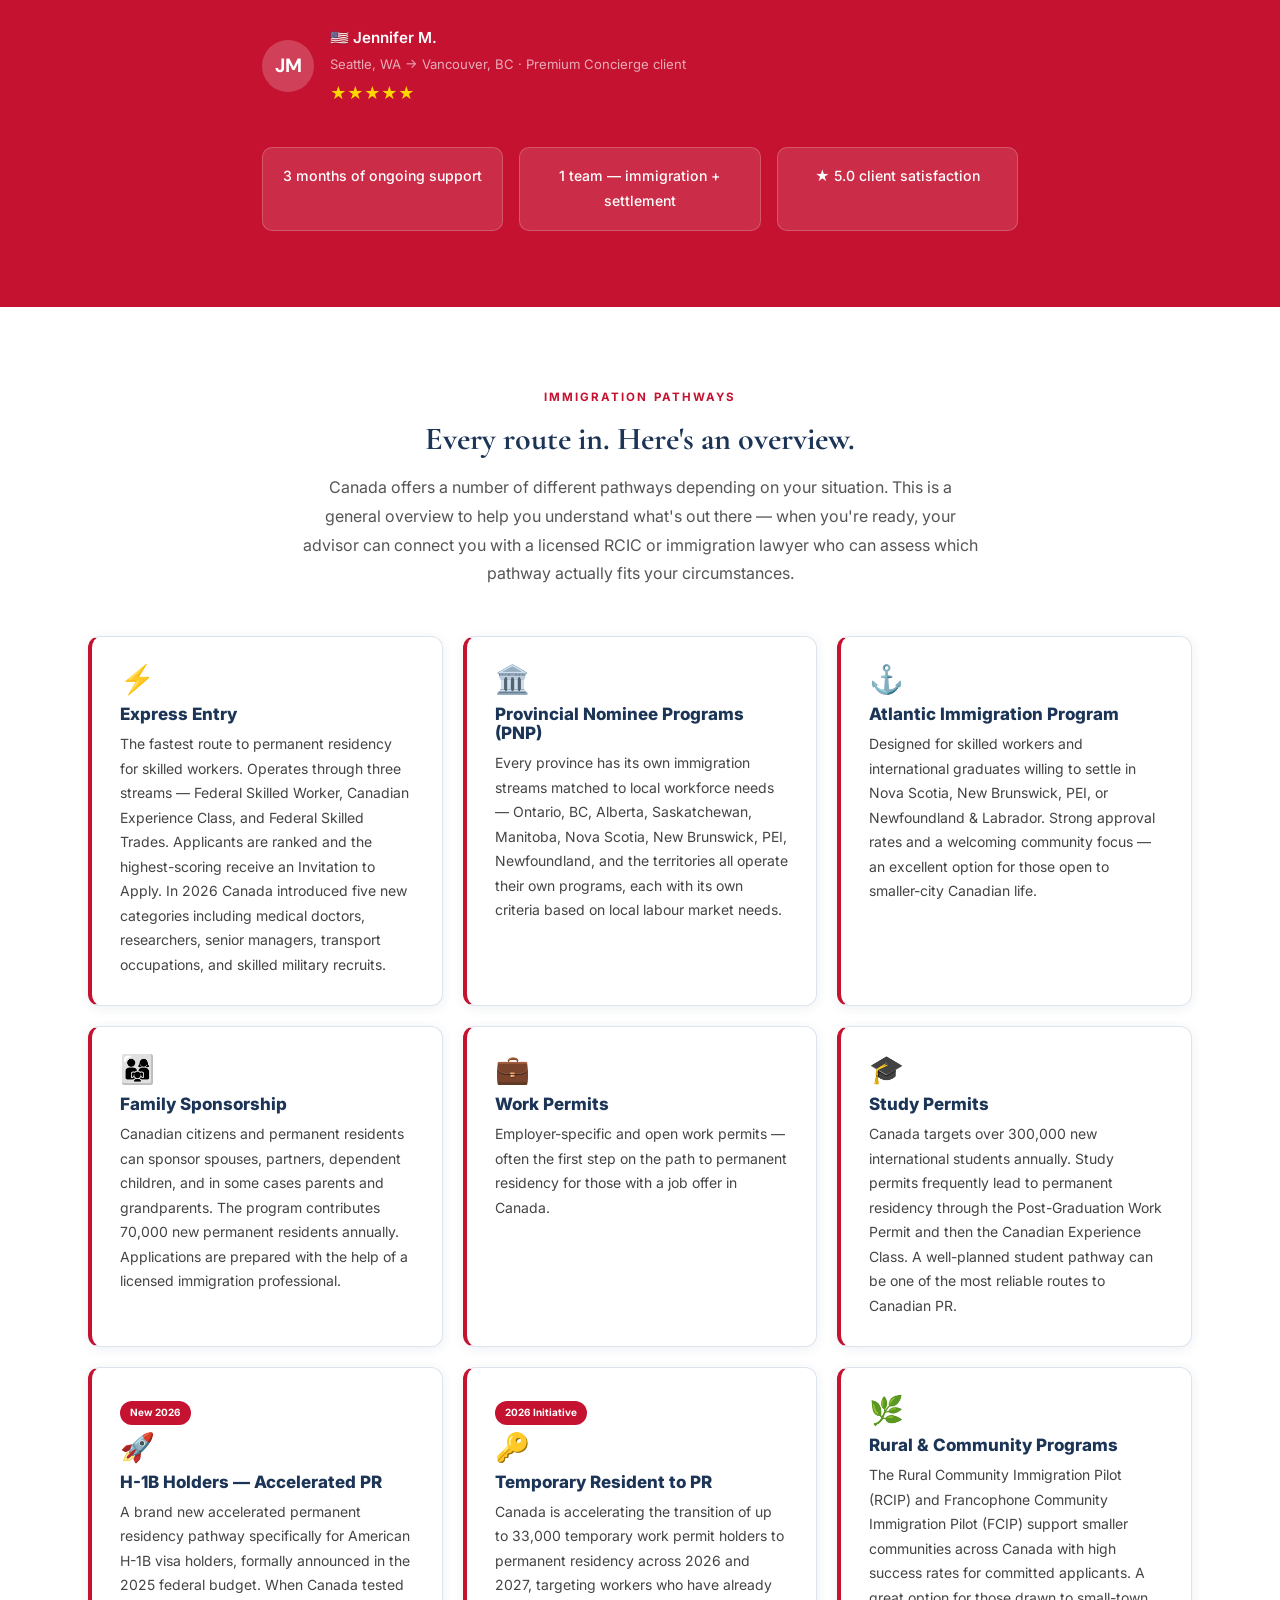
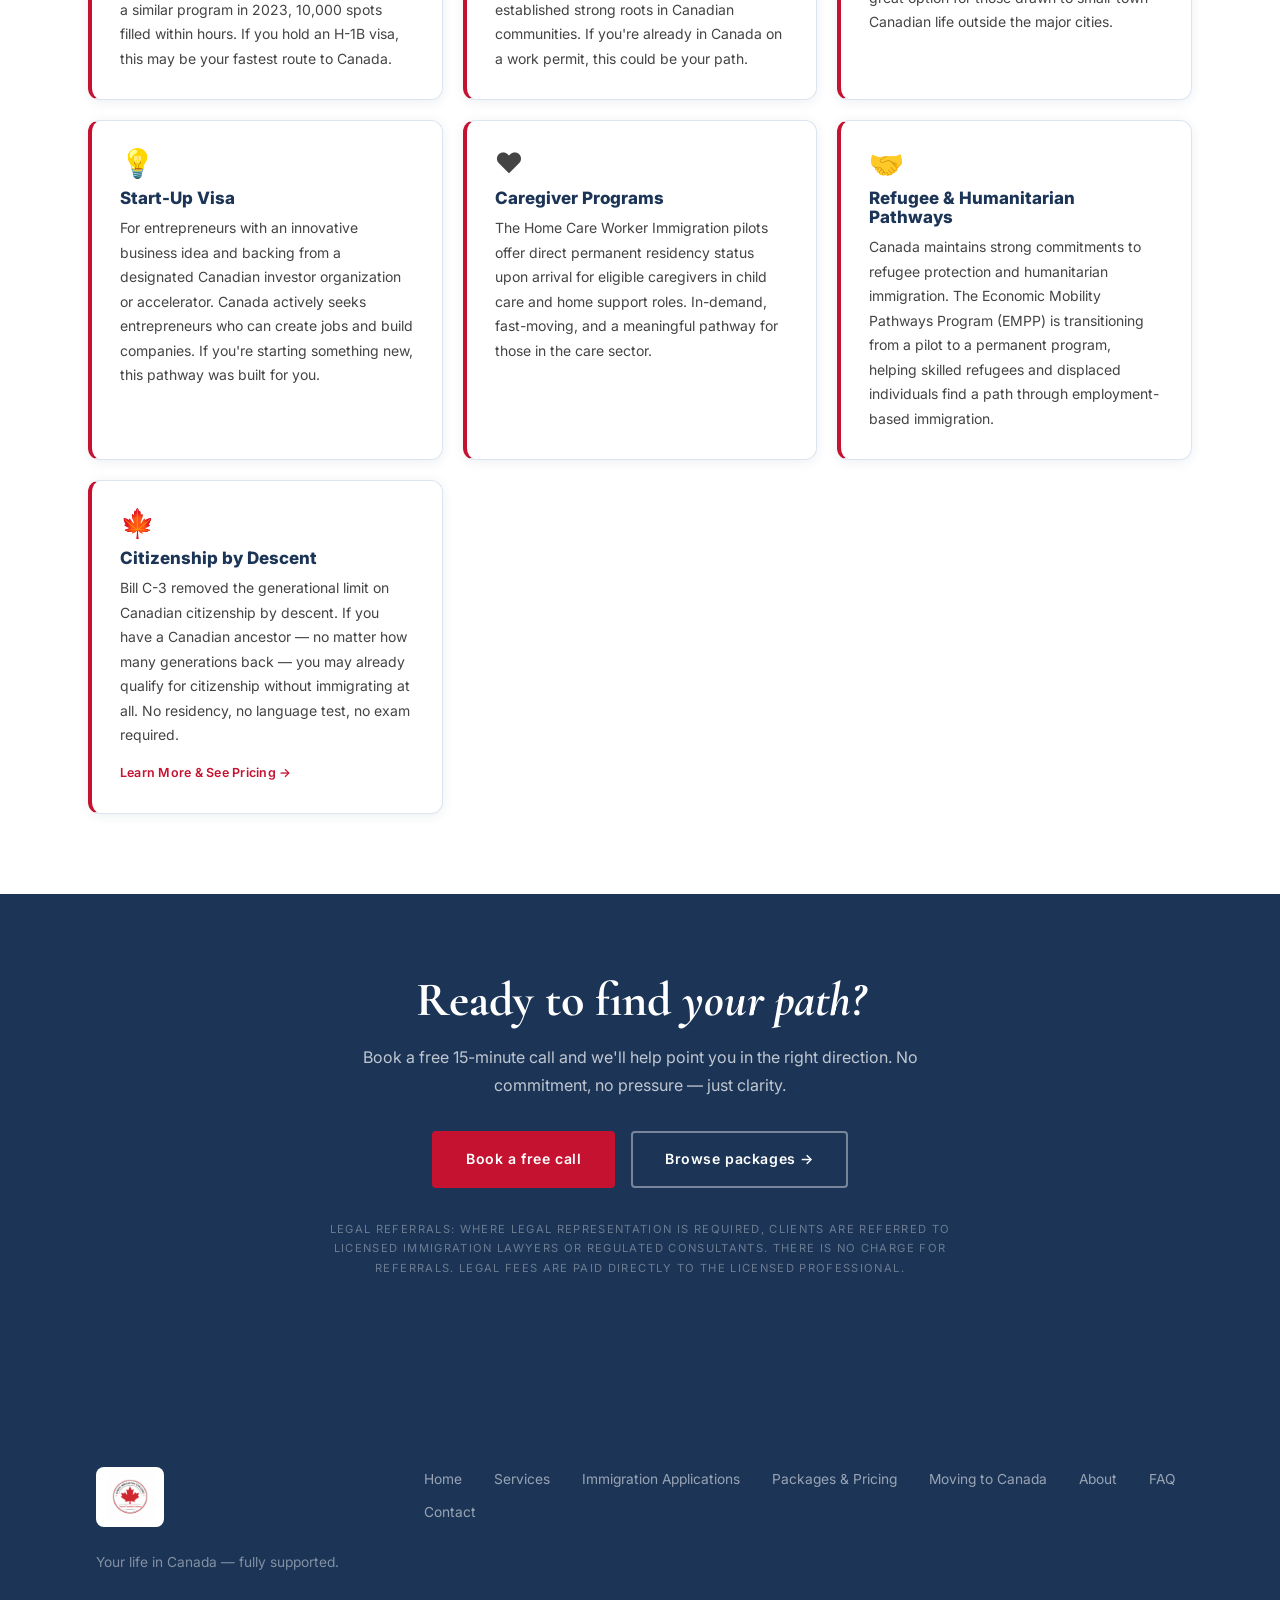
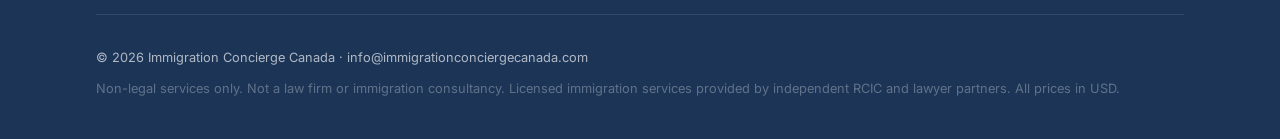
<file: immigration.html>
<!DOCTYPE html>
<html lang="en">
<head>
  <meta charset="UTF-8">
  <meta name="viewport" content="width=device-width, initial-scale=1.0">
  <title>Immigration Applications — Immigration Concierge Canada</title>
  <meta name="description" content="Every Canadian immigration pathway explained. Express Entry, PNPs, family sponsorship, H-1B accelerated PR, and more. Your dedicated advisor walks you through all of it.">
  <link rel="preconnect" href="https://fonts.googleapis.com">
  <link rel="preconnect" href="https://fonts.gstatic.com" crossorigin>
  <link href="https://fonts.googleapis.com/css2?family=Cormorant+Garamond:ital,wght@0,400;0,600;0,700;1,400;1,600&family=DM+Sans:wght@400;500;600;700&family=Inter:wght@400;500;600;700;800&display=swap" rel="stylesheet">
  <link rel="stylesheet" href="css/styles.css">
  <style>
    /* ---- PAGE-SPECIFIC STYLES ---- */

    /* Stat cards 2x2 */
    .why-stats {
      display: grid;
      grid-template-columns: 1fr 1fr;
      gap: 1rem;
      margin-top: 2rem;
    }
    .why-stat-card {
      background: var(--cream);
      border: 1px solid var(--border);
      border-radius: var(--radius);
      padding: 1.25rem 1.5rem;
    }
    .why-stat-card .lbl {
      display: block;
      font-size: 0.72rem;
      text-transform: uppercase;
      letter-spacing: 0.1em;
      color: var(--light);
      margin-bottom: 0.35rem;
    }
    .why-stat-card .val {
      font-size: 1rem;
      font-weight: 600;
      color: var(--charcoal);
    }

    /* Steps */
    .steps-list { display: flex; flex-direction: column; gap: 3rem; margin-top: 2.5rem; }
    .step { display: grid; grid-template-columns: 56px 1fr; gap: 1.5rem; align-items: start; }
    .step-num {
      width: 56px; height: 56px; border-radius: 50%;
      background: var(--red); color: #fff;
      display: flex; align-items: center; justify-content: center;
      font-family: 'Cormorant Garamond', serif;
      font-size: 1.5rem; font-weight: 700;
      flex-shrink: 0;
    }
    .step-body h3 { font-size: clamp(1.2rem,2vw,1.5rem); margin-bottom: 0.75rem; }
    .step-body p { color: var(--mid); line-height: 1.7; margin-bottom: 1rem; }
    .step-tags { display: flex; flex-wrap: wrap; gap: 0.4rem; }
    .step-tag {
      background: var(--white);
      border: 1px solid var(--border);
      border-radius: 50px;
      padding: 0.3rem 0.85rem;
      font-size: 0.78rem;
      color: var(--mid);
      font-weight: 500;
    }

    /* Testimonial section */
    .testimonial-section {
      background: var(--red);
      padding: clamp(3rem,6vw,6rem) 0;
      position: relative;
      overflow: hidden;
    }
    .testimonial-section::before {
      content: '\201C';
      position: absolute;
      top: -0.2em;
      left: 0.1em;
      font-family: 'Cormorant Garamond', serif;
      font-size: clamp(12rem, 20vw, 22rem);
      color: rgba(255,255,255,0.08);
      line-height: 1;
      pointer-events: none;
    }
    .testimonial-inner { max-width: 820px; margin: 0 auto; padding: 0 2rem; position: relative; z-index: 1; }
    .testimonial-eyebrow {
      font-size: 0.72rem; text-transform: uppercase; letter-spacing: 0.14em;
      color: rgba(255,255,255,0.6); margin-bottom: 1.5rem;
    }
    .testimonial-quote {
      font-family: 'Cormorant Garamond', serif;
      font-size: clamp(1.25rem,2.5vw,1.9rem);
      font-style: italic;
      color: #fff;
      line-height: 1.5;
      margin-bottom: 2rem;
    }
    .testimonial-client { display: flex; align-items: center; gap: 1rem; margin-bottom: 2.5rem; }
    .testimonial-avatar {
      width: 52px; height: 52px; border-radius: 50%;
      background: rgba(255,255,255,0.2);
      display: flex; align-items: center; justify-content: center;
      font-size: 1.2rem; font-weight: 700; color: #fff;
      font-family: 'DM Sans', sans-serif;
      flex-shrink: 0;
    }
    .testimonial-name { color: #fff; font-weight: 600; font-size: 0.95rem; }
    .testimonial-loc { color: rgba(255,255,255,0.65); font-size: 0.82rem; margin-top: 0.1rem; }
    .testimonial-stars { color: #FFD700; font-size: 1rem; margin-top: 0.2rem; }
    .testimonial-stats {
      display: grid; grid-template-columns: repeat(3,1fr); gap: 1rem;
    }
    .testimonial-stat {
      background: rgba(250,247,242,0.12);
      border: 1px solid rgba(255,255,255,0.2);
      border-radius: var(--radius);
      padding: 1rem 1.25rem;
      text-align: center;
      color: #fff;
      font-size: 0.88rem;
      font-weight: 500;
    }

    /* CBD callout banner */
    .cbd-callout {
      background: #1C3557 !important;
      border-left: 4px solid #C41230 !important;
      border-radius: 12px;
      padding: 2rem;
      margin-bottom: 2.5rem;
    }
    .cbd-callout-inner {
      display: flex;
      align-items: center;
      justify-content: space-between;
      gap: 2rem;
    }
    .cbd-callout p,
    .cbd-callout-heading,
    .cbd-callout-body { color: inherit; }
    .cbd-callout .cbd-callout-heading {
      font-size: 20px !important;
      font-weight: 800 !important;
      color: #ffffff !important;
      margin-bottom: 0.75rem !important;
      font-family: 'Inter', sans-serif;
      line-height: 1.3;
    }
    .cbd-callout .cbd-callout-body {
      font-size: 15px !important;
      color: rgba(255,255,255,0.80) !important;
      line-height: 1.75 !important;
      margin: 0 0 0 0 !important;
    }
    .cbd-callout-action { flex-shrink: 0; }
    .cbd-callout-btn {
      display: inline-block !important;
      background: #C41230 !important;
      color: #ffffff !important;
      font-size: 14px !important;
      font-weight: 700 !important;
      padding: 11px 24px !important;
      border-radius: 6px !important;
      text-decoration: none !important;
      white-space: nowrap;
      transition: background 0.2s;
    }
    .cbd-callout-btn:hover { background: #8B1A11 !important; }
    @media (max-width: 640px) {
      .cbd-callout-inner { flex-direction: column; text-align: center; }
      .cbd-callout-action { width: 100%; text-align: center; }
    }

    /* Pathway cards */
    .pathways-grid {
      display: grid;
      grid-template-columns: repeat(3, 1fr);
      gap: 1.25rem;
      margin-top: 2.5rem;
    }
    @media (max-width: 900px) { .pathways-grid { grid-template-columns: repeat(2, 1fr); } }
    .pathway-card {
      background: #ffffff;
      border: 1.5px solid #dde4ef;
      border-left: 4px solid #C41230;
      border-radius: 12px;
      padding: 1.75rem;
      box-shadow: 0 2px 12px rgba(28,53,87,0.08);
    }
    .pathway-icon {
      font-size: 28px;
      margin-bottom: 0.75rem;
      line-height: 1;
      display: block;
    }
    .pathway-card h3 {
      font-size: 17px;
      font-weight: 800;
      color: #1C3557;
      margin-bottom: 0.5rem;
      font-family: 'Inter', sans-serif;
    }
    .pathway-card p {
      font-size: 14px;
      color: #444444;
      line-height: 1.75;
      margin: 0;
    }
    .pathway-card-link {
      display: inline-block;
      font-size: 0.78rem;
      color: var(--red);
      font-weight: 600;
      text-decoration: none;
      letter-spacing: 0.02em;
      margin-top: 0.85rem;
    }
    .pathway-card-link:hover { text-decoration: underline; }
    .pathway-badge {
      display: inline-block;
      background: #C41230;
      color: #ffffff;
      font-size: 10px;
      font-weight: 700;
      padding: 3px 10px;
      border-radius: 20px;
      margin-bottom: 0.5rem;
    }

    .imm-hero { background-image: none !important; }
    .imm-hero::before { background: rgba(0,0,0,0.35) !important; }
    .imm-hero-img {
      position: absolute; inset: 0; width: 100%; height: 100%;
      object-fit: cover; object-position: center center;
      z-index: 0;
    }

    @media (max-width: 768px) {
      .why-stats { grid-template-columns: 1fr; }
      .step { grid-template-columns: 44px 1fr; gap: 1rem; }
      .step-num { width: 44px; height: 44px; font-size: 1.2rem; }
      .testimonial-stats { grid-template-columns: 1fr; }
      .pathways-grid { grid-template-columns: 1fr; }
    }
  </style>
</head>
<body>

<!-- ANNOUNCE BAR -->
<div class="announce-bar">Talk to a Canadian relocation advisor today &mdash; <a href="tel:18887940705" style="color:#fff;text-decoration:none;">1-888-794-0705</a></div>

<!-- NAV -->
<nav class="nav" id="nav">
  <div class="nav-inner">
    <a href="index.html" class="nav-logo"><img src="images/logo.png" alt="Immigration Concierge Canada"></a>
    <button class="nav-toggle" id="navToggle" aria-label="Toggle menu"><span></span><span></span><span></span></button>
    <div class="nav-menu" id="navMenu">
      <a href="index.html" class="nav-link">Home</a>
      <a href="packages.html" class="nav-link">Packages &amp; Pricing</a>
      <a href="services.html" class="nav-link">Services</a>
      <a href="corporate.html" class="nav-link">Corporate</a>
      <div class="nav-dropdown">
        <button class="nav-link nav-dropdown-toggle" aria-expanded="false">Canadian Citizenship <span class="nav-chevron">&#9660;</span></button>
        <div class="nav-dropdown-menu">
          <a href="citizenship-by-descent.html" class="nav-dropdown-item">Canadian Citizenship</a>
          <a href="immigration.html" class="nav-dropdown-item">Immigration Pathways</a>
        </div>
      </div>
      <div class="nav-dropdown">
        <button class="nav-link nav-dropdown-toggle" aria-expanded="false">About <span class="nav-chevron">&#9660;</span></button>
        <div class="nav-dropdown-menu">
          <a href="about.html" class="nav-dropdown-item">About</a>
          <a href="moving-to-canada.html" class="nav-dropdown-item">Moving to Canada</a>
          <a href="faq.html" class="nav-dropdown-item">FAQ</a>
        </div>
      </div>
      <a href="contact.html" class="btn btn-red">Contact</a>
    </div>
  </div>
</nav>

<!-- HERO -->
<section class="page-hero imm-hero" style="position:relative;">
  <img src="images/immigration-hero.jpg" class="imm-hero-img" alt="">
  <div class="page-hero-inner">
    <div class="eyebrow">Immigration Applications</div>
    <h1>Your path to Canada <em>starts here.</em></h1>
    <p>Canada's immigration system changes constantly. New pathways open, caps fill within hours, and the right move today may not be the right move in six months. Our team stays current so you don't have to — and when it's time to act, we're ready to move with you.</p>
    <div class="btn-group" style="margin-top:1.5rem">
      <a href="contact.html" class="btn btn-primary">Talk to an advisor</a>
      <a href="#pathways" class="btn btn-ghost">See all pathways →</a>
    </div>
  </div>
</section>

<!-- SECTION 2 — WHY CHOOSE US -->
<section class="section">
  <div class="container">
    <div class="two-col">

      <div class="col-left fade-in">
        <div class="eyebrow">Why Choose Us</div>
        <h2>We're not just a service.<br><em>We're your team.</em></h2>
        <p>Moving to Canada starts long before you pack a box. It starts with understanding your options. We stay on top of Canada's immigration pathways, policy changes, and new programs — and we're here for every other part of your move, from housing to schools to settling in. When it comes to your actual immigration application, we'll connect you with a licensed RCIC or immigration lawyer who can advise on the right pathway and guide you through the process.</p>
      </div>

      <div class="col-right fade-in">
        <div class="why-stats">
          <div class="why-stat-card">
            <span class="lbl">Languages</span>
            <span class="val">English · French · Spanish</span>
          </div>
          <div class="why-stat-card">
            <span class="lbl">Availability</span>
            <span class="val">Response within 24 hours</span>
          </div>
          <div class="why-stat-card">
            <span class="lbl">Format</span>
            <span class="val">100% remote, anywhere in Canada</span>
          </div>
          <div class="why-stat-card">
            <span class="lbl">Support</span>
            <span class="val">Dedicated advisor, months of guidance</span>
          </div>
        </div>
      </div>

    </div>
  </div>
</section>

<!-- SECTION 3 — TESTIMONIAL -->
<div class="testimonial-section">
  <div class="testimonial-inner">
    <div class="testimonial-eyebrow">Client Story</div>
    <p class="testimonial-quote">"I didn't know where to start. I had a job offer in Vancouver, a dog, a car, and two kids in middle school. My advisor at Immigration Concierge Canada walked me through every option for my visa, found us a neighborhood near a great school, helped me figure out how to get my dog across the border, and was still answering my questions three months after we landed. I genuinely don't know how we would have done this without them."</p>
    <div class="testimonial-client">
      <div class="testimonial-avatar">JM</div>
      <div>
        <div class="testimonial-name">🇺🇸 Jennifer M.</div>
        <div class="testimonial-loc">Seattle, WA → Vancouver, BC · Premium Concierge client</div>
        <div class="testimonial-stars">★★★★★</div>
      </div>
    </div>
    <div class="testimonial-stats">
      <div class="testimonial-stat">3 months of ongoing support</div>
      <div class="testimonial-stat">1 team — immigration + settlement</div>
      <div class="testimonial-stat">★ 5.0 client satisfaction</div>
    </div>
  </div>
</div>

<!-- SECTION 5 — PATHWAYS -->
<section class="section" id="pathways">
  <div class="container">
    <div class="section-header fade-in">
      <div class="eyebrow">Immigration Pathways</div>
      <h2 style="font-size:32px;font-weight:800;color:#1C3557;">Every route in. Here's an overview.</h2>
      <p class="intro" style="font-size:16px;color:#555555;line-height:1.8;max-width:680px;margin-left:auto;margin-right:auto;">Canada offers a number of different pathways depending on your situation. This is a general overview to help you understand what's out there — when you're ready, your advisor can connect you with a licensed RCIC or immigration lawyer who can assess which pathway actually fits your circumstances.</p>
    </div>

    <div class="pathways-grid fade-in-group">

      <div class="pathway-card" data-num="01">
        <span class="pathway-icon">⚡</span>
        <h3>Express Entry</h3>
        <p>The fastest route to permanent residency for skilled workers. Operates through three streams — Federal Skilled Worker, Canadian Experience Class, and Federal Skilled Trades. Applicants are ranked and the highest-scoring receive an Invitation to Apply. In 2026 Canada introduced five new categories including medical doctors, researchers, senior managers, transport occupations, and skilled military recruits.</p>
      </div>

      <div class="pathway-card" data-num="02">
        <div class="pathway-icon">🏛️</div>
        <h3>Provincial Nominee Programs (PNP)</h3>
        <p>Every province has its own immigration streams matched to local workforce needs — Ontario, BC, Alberta, Saskatchewan, Manitoba, Nova Scotia, New Brunswick, PEI, Newfoundland, and the territories all operate their own programs, each with its own criteria based on local labour market needs.</p>
      </div>

      <div class="pathway-card" data-num="03">
        <div class="pathway-icon">⚓</div>
        <h3>Atlantic Immigration Program</h3>
        <p>Designed for skilled workers and international graduates willing to settle in Nova Scotia, New Brunswick, PEI, or Newfoundland &amp; Labrador. Strong approval rates and a welcoming community focus — an excellent option for those open to smaller-city Canadian life.</p>
      </div>

      <div class="pathway-card" data-num="04">
        <div class="pathway-icon">👨‍👩‍👧</div>
        <h3>Family Sponsorship</h3>
        <p>Canadian citizens and permanent residents can sponsor spouses, partners, dependent children, and in some cases parents and grandparents. The program contributes 70,000 new permanent residents annually. Applications are prepared with the help of a licensed immigration professional.</p>
      </div>

      <div class="pathway-card" data-num="05">
        <div class="pathway-icon">💼</div>
        <h3>Work Permits</h3>
        <p>Employer-specific and open work permits — often the first step on the path to permanent residency for those with a job offer in Canada.</p>
      </div>

      <div class="pathway-card" data-num="06">
        <div class="pathway-icon">🎓</div>
        <h3>Study Permits</h3>
        <p>Canada targets over 300,000 new international students annually. Study permits frequently lead to permanent residency through the Post-Graduation Work Permit and then the Canadian Experience Class. A well-planned student pathway can be one of the most reliable routes to Canadian PR.</p>
      </div>

      <div class="pathway-card" data-num="07">
        <span class="pathway-badge">New 2026</span>
        <div class="pathway-icon">🚀</div>
        <h3>H-1B Holders — Accelerated PR</h3>
        <p>A brand new accelerated permanent residency pathway specifically for American H-1B visa holders, formally announced in the 2025 federal budget. When Canada tested a similar program in 2023, 10,000 spots filled within hours. If you hold an H-1B visa, this may be your fastest route to Canada.</p>
      </div>

      <div class="pathway-card" data-num="08">
        <span class="pathway-badge">2026 Initiative</span>
        <div class="pathway-icon">🔑</div>
        <h3>Temporary Resident to PR</h3>
        <p>Canada is accelerating the transition of up to 33,000 temporary work permit holders to permanent residency across 2026 and 2027, targeting workers who have already established strong roots in Canadian communities. If you're already in Canada on a work permit, this could be your path.</p>
      </div>

      <div class="pathway-card" data-num="09">
        <div class="pathway-icon">🌿</div>
        <h3>Rural &amp; Community Programs</h3>
        <p>The Rural Community Immigration Pilot (RCIP) and Francophone Community Immigration Pilot (FCIP) support smaller communities across Canada with high success rates for committed applicants. A great option for those drawn to small-town Canadian life outside the major cities.</p>
      </div>

      <div class="pathway-card" data-num="10">
        <div class="pathway-icon">💡</div>
        <h3>Start-Up Visa</h3>
        <p>For entrepreneurs with an innovative business idea and backing from a designated Canadian investor organization or accelerator. Canada actively seeks entrepreneurs who can create jobs and build companies. If you're starting something new, this pathway was built for you.</p>
      </div>

      <div class="pathway-card" data-num="11">
        <div class="pathway-icon">❤️</div>
        <h3>Caregiver Programs</h3>
        <p>The Home Care Worker Immigration pilots offer direct permanent residency status upon arrival for eligible caregivers in child care and home support roles. In-demand, fast-moving, and a meaningful pathway for those in the care sector.</p>
      </div>

      <div class="pathway-card" data-num="12">
        <div class="pathway-icon">🤝</div>
        <h3>Refugee &amp; Humanitarian Pathways</h3>
        <p>Canada maintains strong commitments to refugee protection and humanitarian immigration. The Economic Mobility Pathways Program (EMPP) is transitioning from a pilot to a permanent program, helping skilled refugees and displaced individuals find a path through employment-based immigration.</p>
      </div>

      <div class="pathway-card" data-num="13">
        <div class="pathway-icon">🍁</div>
        <h3>Citizenship by Descent</h3>
        <p>Bill C-3 removed the generational limit on Canadian citizenship by descent. If you have a Canadian ancestor — no matter how many generations back — you may already qualify for citizenship without immigrating at all. No residency, no language test, no exam required.</p>
        <a href="citizenship-by-descent.html" class="pathway-card-link">Learn More &amp; See Pricing →</a>
      </div>

    </div>
  </div>
</section>

<!-- BOTTOM CTA -->
<section class="cta-section dark">
  <h2>Ready to find <em>your path?</em></h2>
  <p>Book a free 15-minute call and we'll help point you in the right direction. No commitment, no pressure — just clarity.</p>
  <div class="btn-group" style="justify-content:center">
    <a href="contact.html" class="btn btn-primary">Book a free call</a>
    <a href="packages.html" class="btn btn-ghost-white">Browse packages →</a>
  </div>
  <p class="footnote" style="margin-top:2rem;max-width:680px;margin-left:auto;margin-right:auto">Legal referrals: Where legal representation is required, clients are referred to licensed immigration lawyers or regulated consultants. There is no charge for referrals. Legal fees are paid directly to the licensed professional.</p>
</section>

<!-- FOOTER -->
<footer class="footer">
  <div class="container">
    <div class="footer-top">
      <div class="footer-brand">
        <div class="footer-logo-wrap"><img src="images/logo.png" alt="Immigration Concierge Canada" class="footer-logo"></div>
        <p>Your life in Canada — fully supported.</p>
      </div>
      <nav class="footer-nav">
        <a href="index.html">Home</a>
        <a href="services.html">Services</a>
        <a href="immigration.html">Immigration Applications</a>
        <a href="packages.html">Packages &amp; Pricing</a>
        <a href="moving-to-canada.html">Moving to Canada</a>
        <a href="about.html">About</a>
        <a href="faq.html">FAQ</a>
        <a href="contact.html">Contact</a>
      </nav>
    </div>
    <div class="footer-bottom">
      <p>© 2026 Immigration Concierge Canada · <a href="mailto:info@immigrationconciergecanada.com">info@immigrationconciergecanada.com</a></p>
      <p class="footer-legal">Non-legal services only. Not a law firm or immigration consultancy. Licensed immigration services provided by independent RCIC and lawyer partners. All prices in USD.</p>
    </div>
  </div>
</footer>

<script src="js/main.js"></script>
<script src="js/chatbot.js"></script>
</body>
</html>
</file>
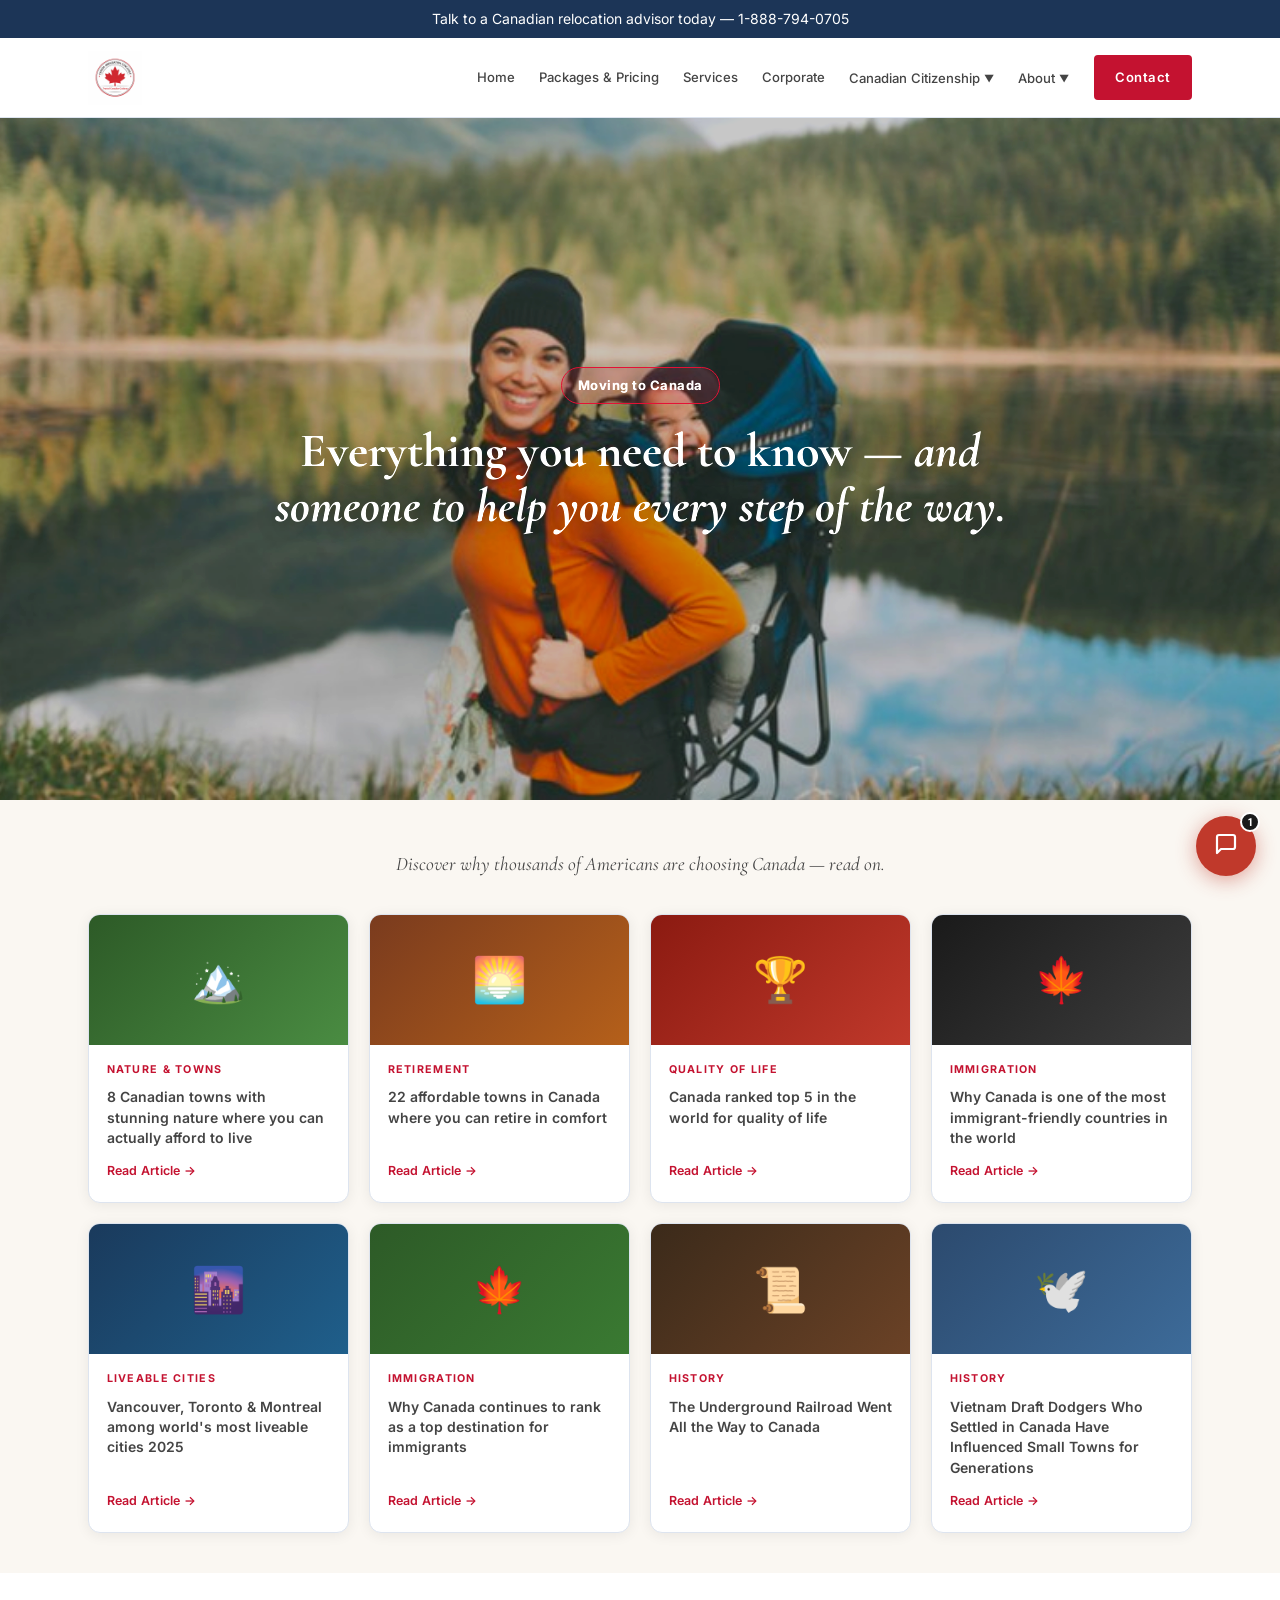
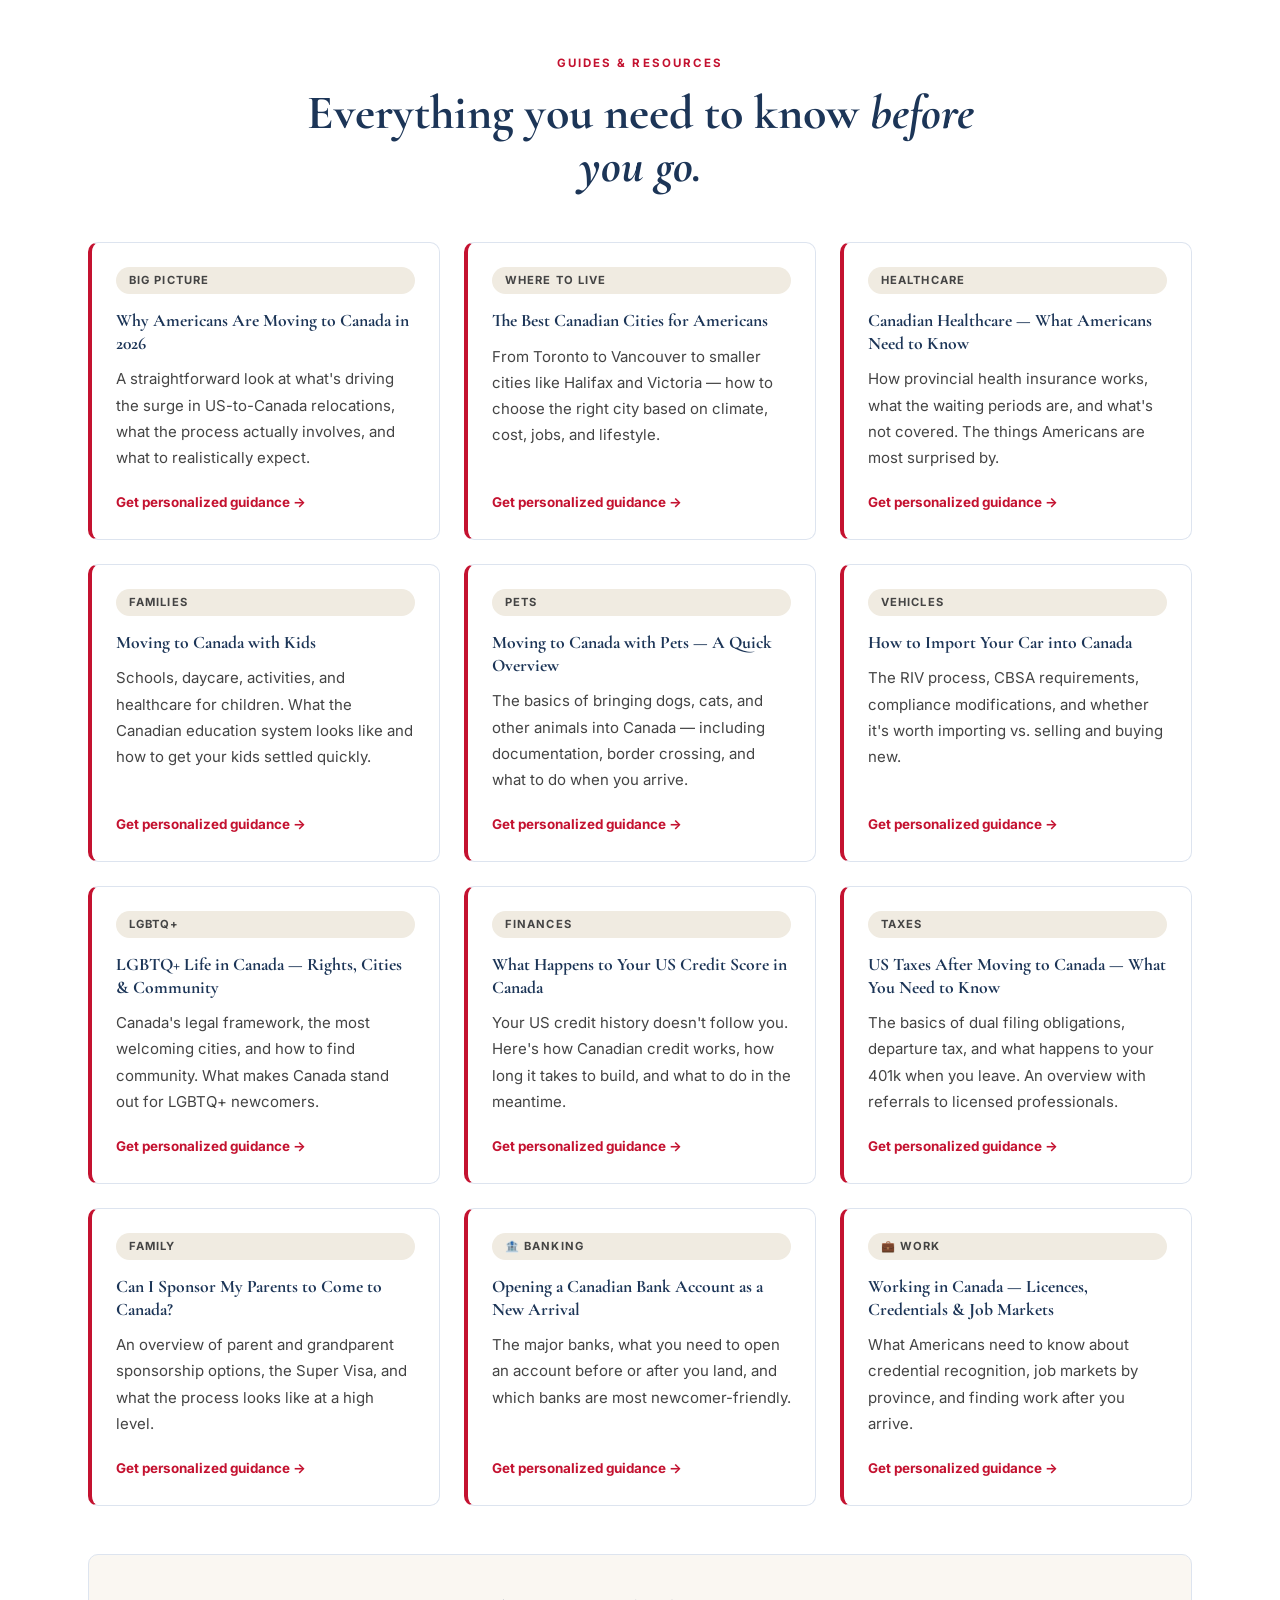
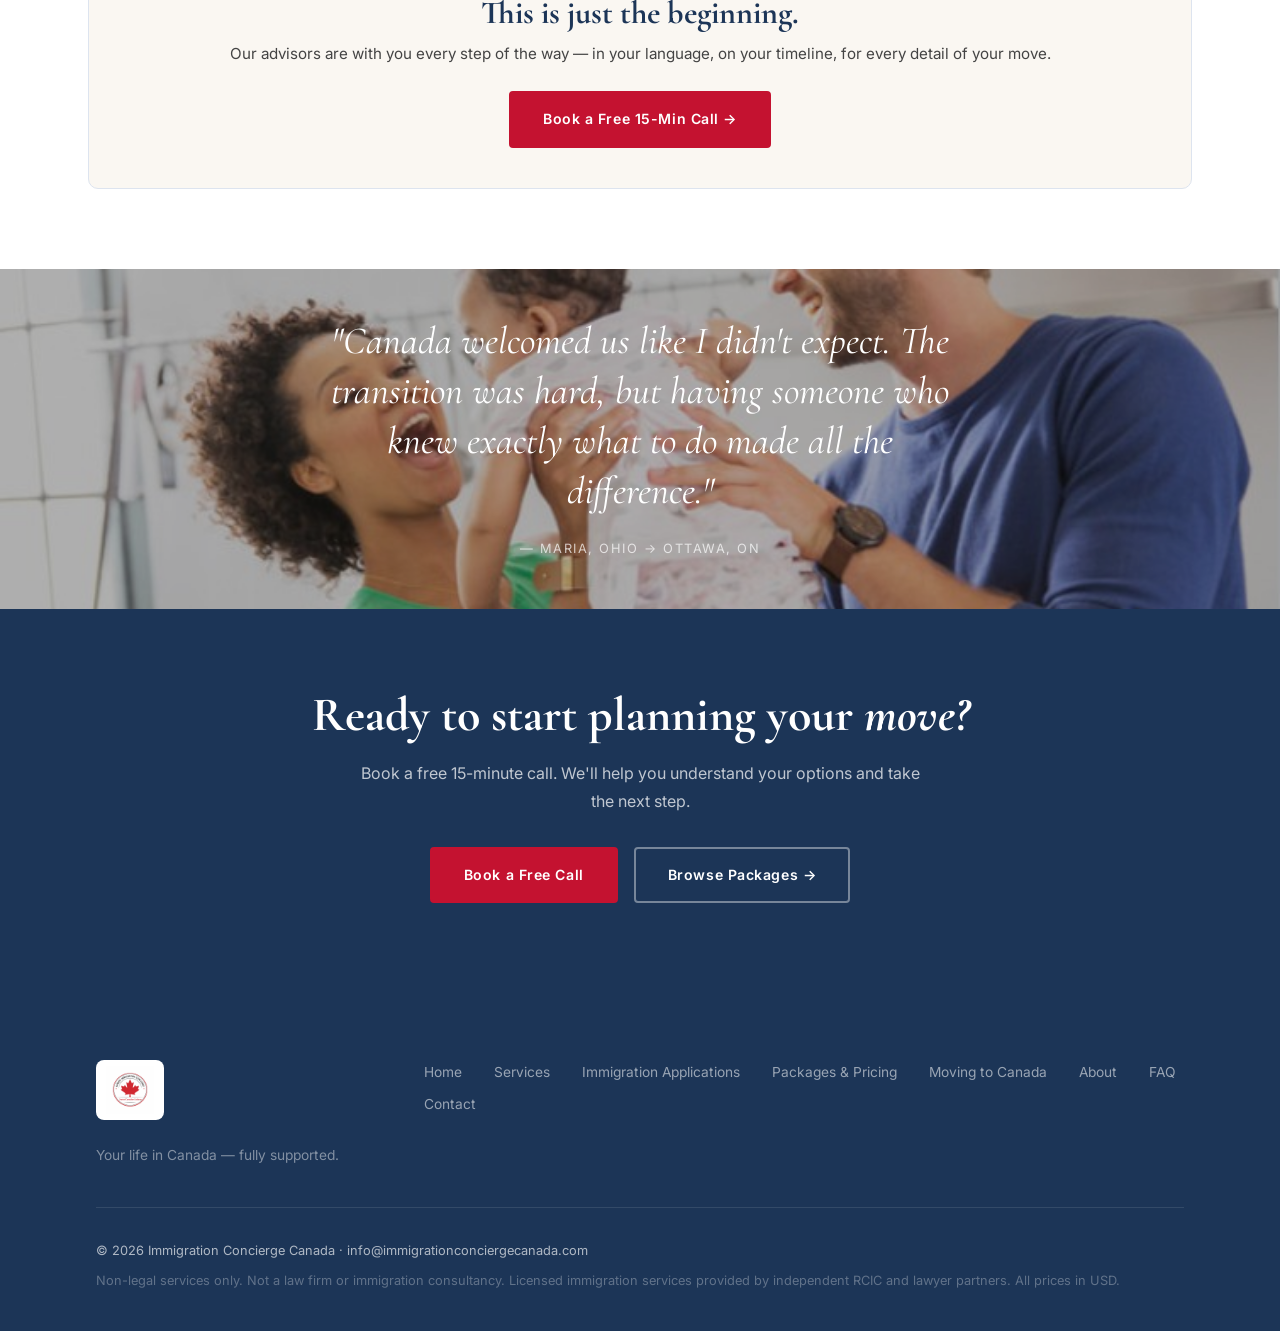
<file: moving-to-canada.html>
<!DOCTYPE html>
<html lang="en">
<head>
  <meta charset="UTF-8">
  <meta name="viewport" content="width=device-width, initial-scale=1.0">
  <title>Moving to Canada — Guides &amp; Resources</title>
  <meta name="description" content="Practical, honest guides for Americans and newcomers thinking about moving to Canada. Healthcare, schools, pets, vehicles, LGBTQ+, finances, and more.">
  <link rel="preconnect" href="https://fonts.googleapis.com">
  <link rel="preconnect" href="https://fonts.gstatic.com" crossorigin>
  <link href="https://fonts.googleapis.com/css2?family=Cormorant+Garamond:ital,wght@0,400;0,600;0,700;1,400;1,600&family=DM+Sans:wght@400;500;600;700&family=Inter:wght@400;500;600;700;800&display=swap" rel="stylesheet">
  <link rel="stylesheet" href="css/styles.css">
  <style>
    .mtc-hero { background-image: none !important; min-height: 800px !important; }
    .mtc-hero::before { background: rgba(0,0,0,0.30) !important; }
    .mtc-hero-img { position:absolute; inset:0; width:100%; height:100%; object-fit:cover; object-position:center center; filter:brightness(1.1) saturate(1.15); z-index:0; }
    .mtc-hero .page-hero-inner { position:relative; z-index:2; }

    .articles-intro {
      text-align: center;
      font-family: 'Cormorant Garamond', serif;
      font-style: italic;
      font-size: clamp(1rem, 2vw, 1.2rem);
      color: var(--mid);
      margin-bottom: 2rem;
    }
    .articles-grid {
      display: grid;
      grid-template-columns: repeat(4, 1fr);
      gap: 1.25rem;
    }
    .article-card {
      background: #fff;
      border-radius: 12px;
      overflow: hidden;
      box-shadow: 0 2px 14px rgba(0,0,0,0.07);
      transition: transform 0.35s cubic-bezier(.65,0,.35,1), box-shadow 0.35s cubic-bezier(.65,0,.35,1);
      display: flex;
      flex-direction: column;
      border: 1px solid var(--border);
    }
    .article-card:hover {
      transform: translateY(-6px);
      box-shadow: 0 14px 36px rgba(0,0,0,0.12);
    }
    .article-thumb {
      height: 130px;
      display: flex;
      align-items: center;
      justify-content: center;
      font-size: 2.75rem;
      flex-shrink: 0;
    }
    .article-body {
      padding: 1rem 1.1rem 1.25rem;
      display: flex;
      flex-direction: column;
      flex: 1;
      gap: 0.5rem;
    }
    .article-category {
      font-size: 0.67rem;
      text-transform: uppercase;
      letter-spacing: 0.12em;
      color: var(--red);
      font-weight: 700;
    }
    .article-title {
      font-size: 0.875rem;
      font-weight: 600;
      color: var(--charcoal);
      line-height: 1.45;
      flex: 1;
    }
    .article-link {
      font-size: 0.78rem;
      color: var(--red);
      font-weight: 600;
      text-decoration: none;
      letter-spacing: 0.02em;
      margin-top: 0.25rem;
    }
    .article-link:hover { text-decoration: underline; }
    @media (max-width: 1024px) { .articles-grid { grid-template-columns: repeat(3, 1fr); } }
    @media (max-width: 700px)  { .articles-grid { grid-template-columns: repeat(2, 1fr); } }
    @media (max-width: 480px)  { .articles-grid { grid-template-columns: 1fr; } }
  </style>
</head>
<body>

<!-- ANNOUNCE BAR -->
<div class="announce-bar">Talk to a Canadian relocation advisor today &mdash; <a href="tel:18887940705" style="color:#fff;text-decoration:none;">1-888-794-0705</a></div>

<!-- NAV -->
<nav class="nav" id="nav">
  <div class="nav-inner">
    <a href="index.html" class="nav-logo"><img src="images/logo.png" alt="Immigration Concierge Canada"></a>
    <button class="nav-toggle" id="navToggle" aria-label="Toggle menu"><span></span><span></span><span></span></button>
    <div class="nav-menu" id="navMenu">
      <a href="index.html" class="nav-link">Home</a>
      <a href="packages.html" class="nav-link">Packages &amp; Pricing</a>
      <a href="services.html" class="nav-link">Services</a>
      <a href="corporate.html" class="nav-link">Corporate</a>
      <div class="nav-dropdown">
        <button class="nav-link nav-dropdown-toggle" aria-expanded="false">Canadian Citizenship <span class="nav-chevron">&#9660;</span></button>
        <div class="nav-dropdown-menu">
          <a href="citizenship-by-descent.html" class="nav-dropdown-item">Canadian Citizenship</a>
          <a href="immigration.html" class="nav-dropdown-item">Immigration Pathways</a>
        </div>
      </div>
      <div class="nav-dropdown">
        <button class="nav-link nav-dropdown-toggle" aria-expanded="false">About <span class="nav-chevron">&#9660;</span></button>
        <div class="nav-dropdown-menu">
          <a href="about.html" class="nav-dropdown-item">About</a>
          <a href="moving-to-canada.html" class="nav-dropdown-item">Moving to Canada</a>
          <a href="faq.html" class="nav-dropdown-item">FAQ</a>
        </div>
      </div>
      <a href="contact.html" class="btn btn-red">Contact</a>
    </div>
  </div>
</nav>

<!-- HERO -->
<section class="page-hero mtc-hero">
  <img class="mtc-hero-img" src="images/moving-hero.jpg" alt="Moving to Canada">
  <div class="page-hero-inner">
    <div class="eyebrow">Moving to Canada</div>
    <h1>Everything you need to know — <em>and someone to help you every step of the way.</em></h1>
  </div>
</section>

<!-- ARTICLES GRID -->
<section class="section" style="background:var(--cream);padding-top:3rem;padding-bottom:2.5rem;">
  <div class="container">
    <p class="articles-intro">Discover why thousands of Americans are choosing Canada — read on.</p>
    <div class="articles-grid fade-in-group">

      <div class="article-card">
        <div class="article-thumb" style="background:linear-gradient(135deg,#2d5a27,#4a8c42);">🏔️</div>
        <div class="article-body">
          <span class="article-category">Nature &amp; Towns</span>
          <p class="article-title">8 Canadian towns with stunning nature where you can actually afford to live</p>
          <a href="https://www.msn.com/en-ca/travel/tripideas/8-canadian-towns-with-stunning-nature-where-you-can-actually-afford-to-live/ss-AA1PJ6C6" class="article-link" target="_blank" rel="noopener">Read Article →</a>
        </div>
      </div>

      <div class="article-card">
        <div class="article-thumb" style="background:linear-gradient(135deg,#7a3b1e,#b5601a);">🌅</div>
        <div class="article-body">
          <span class="article-category">Retirement</span>
          <p class="article-title">22 affordable towns in Canada where you can retire in comfort</p>
          <a href="https://www.msn.com/en-ca/travel/tripideas/22-affordable-towns-in-canada-where-you-can-retire-in-comfort/ss-AA1VAEN1" class="article-link" target="_blank" rel="noopener">Read Article →</a>
        </div>
      </div>

      <div class="article-card">
        <div class="article-thumb" style="background:linear-gradient(135deg,#8B1A11,#C0392B);">🏆</div>
        <div class="article-body">
          <span class="article-category">Quality of Life</span>
          <p class="article-title">Canada ranked top 5 in the world for quality of life</p>
          <a href="https://cultmtl.com/2025/07/canada-has-been-named-the-country-with-the-fifth-highest-quality-of-life-in-the-world-best-countries-denmark-sweden-switzerland-norway/" class="article-link" target="_blank" rel="noopener">Read Article →</a>
        </div>
      </div>

      <div class="article-card">
        <div class="article-thumb" style="background:linear-gradient(135deg,#1a1a1a,#3d3d3d);">🍁</div>
        <div class="article-body">
          <span class="article-category">Immigration</span>
          <p class="article-title">Why Canada is one of the most immigrant-friendly countries in the world</p>
          <a href="https://canxglobal.com/why-canada-is-one-of-the-most-immigrant-friendly-countries-in-the-world/" class="article-link" target="_blank" rel="noopener">Read Article →</a>
        </div>
      </div>

      <div class="article-card">
        <div class="article-thumb" style="background:linear-gradient(135deg,#1a3a5c,#1f5f8b);">🌆</div>
        <div class="article-body">
          <span class="article-category">Liveable Cities</span>
          <p class="article-title">Vancouver, Toronto &amp; Montreal among world's most liveable cities 2025</p>
          <a href="https://immigration.ca/canadas-cities-rank-highly-in-global-liveability-index-despite-calgary-drop/" class="article-link" target="_blank" rel="noopener">Read Article →</a>
        </div>
      </div>

      <div class="article-card">
        <div class="article-thumb" style="background:linear-gradient(135deg,#2d5a27,#3a7a32);">🍁</div>
        <div class="article-body">
          <span class="article-category">Immigration</span>
          <p class="article-title">Why Canada continues to rank as a top destination for immigrants</p>
          <a href="https://immigcanada.com/why-canada-continues-to-rank-as-a-top-destination-for-immigrants/" class="article-link" target="_blank" rel="noopener">Read Article →</a>
        </div>
      </div>

      <div class="article-card">
        <div class="article-thumb" style="background:linear-gradient(135deg,#3b2a1a,#6b4226);">📜</div>
        <div class="article-body">
          <span class="article-category">History</span>
          <p class="article-title">The Underground Railroad Went All the Way to Canada</p>
          <a href="https://www.abhmuseum.org/the-underground-railroad-went-all-the-way-to-canada-and-a-new-photo-exhibit-preserves-that-legacy/" class="article-link" target="_blank" rel="noopener">Read Article →</a>
        </div>
      </div>

      <div class="article-card">
        <div class="article-thumb" style="background:linear-gradient(135deg,#2c4a6e,#3d6b99);">🕊️</div>
        <div class="article-body">
          <span class="article-category">History</span>
          <p class="article-title">Vietnam Draft Dodgers Who Settled in Canada Have Influenced Small Towns for Generations</p>
          <a href="https://theworld.org/stories/2023/03/28/vietnam-draft-dodgers-who-settled-canada-have-influenced-some-its-small-towns" class="article-link" target="_blank" rel="noopener">Read Article →</a>
        </div>
      </div>

    </div>
  </div>
</section>

<!-- GUIDES GRID -->
<section class="section">
  <div class="container">
    <div class="section-header fade-in">
      <div class="eyebrow">Guides &amp; Resources</div>
      <h2>Everything you need to know <em>before you go.</em></h2>
    </div>
    <div class="guides-grid fade-in-group">

      <div class="guide-card">
        <div class="category">Big Picture</div>
        <h3>Why Americans Are Moving to Canada in 2026</h3>
        <p>A straightforward look at what's driving the surge in US-to-Canada relocations, what the process actually involves, and what to realistically expect.</p>
        <a href="contact.html" class="read-more">Get personalized guidance →</a>
      </div>

      <div class="guide-card">
        <div class="category">Where to Live</div>
        <h3>The Best Canadian Cities for Americans</h3>
        <p>From Toronto to Vancouver to smaller cities like Halifax and Victoria — how to choose the right city based on climate, cost, jobs, and lifestyle.</p>
        <a href="contact.html" class="read-more">Get personalized guidance →</a>
      </div>

      <div class="guide-card">
        <div class="category">Healthcare</div>
        <h3>Canadian Healthcare — What Americans Need to Know</h3>
        <p>How provincial health insurance works, what the waiting periods are, and what's not covered. The things Americans are most surprised by.</p>
        <a href="contact.html" class="read-more">Get personalized guidance →</a>
      </div>

      <div class="guide-card">
        <div class="category">Families</div>
        <h3>Moving to Canada with Kids</h3>
        <p>Schools, daycare, activities, and healthcare for children. What the Canadian education system looks like and how to get your kids settled quickly.</p>
        <a href="contact.html" class="read-more">Get personalized guidance →</a>
      </div>

      <div class="guide-card">
        <div class="category">Pets</div>
        <h3>Moving to Canada with Pets — A Quick Overview</h3>
        <p>The basics of bringing dogs, cats, and other animals into Canada — including documentation, border crossing, and what to do when you arrive.</p>
        <a href="contact.html" class="read-more">Get personalized guidance →</a>
      </div>

      <div class="guide-card">
        <div class="category">Vehicles</div>
        <h3>How to Import Your Car into Canada</h3>
        <p>The RIV process, CBSA requirements, compliance modifications, and whether it's worth importing vs. selling and buying new.</p>
        <a href="contact.html" class="read-more">Get personalized guidance →</a>
      </div>

      <div class="guide-card">
        <div class="category">LGBTQ+</div>
        <h3>LGBTQ+ Life in Canada — Rights, Cities &amp; Community</h3>
        <p>Canada's legal framework, the most welcoming cities, and how to find community. What makes Canada stand out for LGBTQ+ newcomers.</p>
        <a href="contact.html" class="read-more">Get personalized guidance →</a>
      </div>

      <div class="guide-card">
        <div class="category">Finances</div>
        <h3>What Happens to Your US Credit Score in Canada</h3>
        <p>Your US credit history doesn't follow you. Here's how Canadian credit works, how long it takes to build, and what to do in the meantime.</p>
        <a href="contact.html" class="read-more">Get personalized guidance →</a>
      </div>

      <div class="guide-card">
        <div class="category">Taxes</div>
        <h3>US Taxes After Moving to Canada — What You Need to Know</h3>
        <p>The basics of dual filing obligations, departure tax, and what happens to your 401k when you leave. An overview with referrals to licensed professionals.</p>
        <a href="contact.html" class="read-more">Get personalized guidance →</a>
      </div>

      <div class="guide-card">
        <div class="category">Family</div>
        <h3>Can I Sponsor My Parents to Come to Canada?</h3>
        <p>An overview of parent and grandparent sponsorship options, the Super Visa, and what the process looks like at a high level.</p>
        <a href="contact.html" class="read-more">Get personalized guidance →</a>
      </div>

      <div class="guide-card">
        <div class="category">🏦 Banking</div>
        <h3>Opening a Canadian Bank Account as a New Arrival</h3>
        <p>The major banks, what you need to open an account before or after you land, and which banks are most newcomer-friendly.</p>
        <a href="contact.html" class="read-more">Get personalized guidance →</a>
      </div>

      <div class="guide-card">
        <div class="category">💼 Work</div>
        <h3>Working in Canada — Licences, Credentials &amp; Job Markets</h3>
        <p>What Americans need to know about credential recognition, job markets by province, and finding work after you arrive.</p>
        <a href="contact.html" class="read-more">Get personalized guidance →</a>
      </div>

    </div>

    <!-- CTA BOX -->
    <div class="cta-box fade-in">
      <h3>This is just the beginning.</h3>
      <p>Our advisors are with you every step of the way — in your language, on your timeline, for every detail of your move.</p>
      <a href="contact.html" class="btn btn-primary">Book a Free 15-Min Call →</a>
    </div>
  </div>
</section>

<!-- PHOTO SECTION with quote -->
<div style="height:340px;overflow:hidden;position:relative;">
  <img src="images/family-baby.jpg" alt="Happy family in Canada" style="width:100%;height:100%;object-fit:cover;object-position:center center;">
  <div style="position:absolute;inset:0;background:rgba(26,26,26,0.35);display:flex;align-items:center;justify-content:center;">
    <div style="text-align:center;color:#fff;padding:2rem;max-width:700px">
      <p style="font-family:'Cormorant Garamond',serif;font-size:clamp(1.5rem,3vw,2.4rem);font-style:italic;margin-bottom:1rem;line-height:1.3">"Canada welcomed us like I didn't expect. The transition was hard, but having someone who knew exactly what to do made all the difference."</p>
      <span style="font-size:0.8rem;letter-spacing:0.12em;text-transform:uppercase;opacity:.7">— Maria, Ohio → Ottawa, ON</span>
    </div>
  </div>
</div>

<!-- BOTTOM CTA -->
<section class="cta-section dark">
  <h2>Ready to start planning your <em>move?</em></h2>
  <p>Book a free 15-minute call. We'll help you understand your options and take the next step.</p>
  <div class="btn-group" style="justify-content:center">
    <a href="contact.html" class="btn btn-primary">Book a Free Call</a>
    <a href="packages.html" class="btn btn-ghost-white">Browse Packages →</a>
  </div>
</section>

<!-- FOOTER -->
<footer class="footer">
  <div class="container">
    <div class="footer-top">
      <div class="footer-brand">
        <div class="footer-logo-wrap"><img src="images/logo.png" alt="Immigration Concierge Canada" class="footer-logo"></div>
        <p>Your life in Canada — fully supported.</p>
      </div>
      <nav class="footer-nav">
        <a href="index.html">Home</a>
        <a href="services.html">Services</a>
        <a href="immigration.html">Immigration Applications</a>
        <a href="packages.html">Packages &amp; Pricing</a>
        <a href="moving-to-canada.html">Moving to Canada</a>
        <a href="about.html">About</a>
        <a href="faq.html">FAQ</a>
        <a href="contact.html">Contact</a>
      </nav>
    </div>
    <div class="footer-bottom">
      <p>© 2026 Immigration Concierge Canada · <a href="mailto:info@immigrationconciergecanada.com">info@immigrationconciergecanada.com</a></p>
      <p class="footer-legal">Non-legal services only. Not a law firm or immigration consultancy. Licensed immigration services provided by independent RCIC and lawyer partners. All prices in USD.</p>
    </div>
  </div>
</footer>

<script src="js/main.js"></script>
<script src="js/chatbot.js"></script>
</body>
</html>
</file>
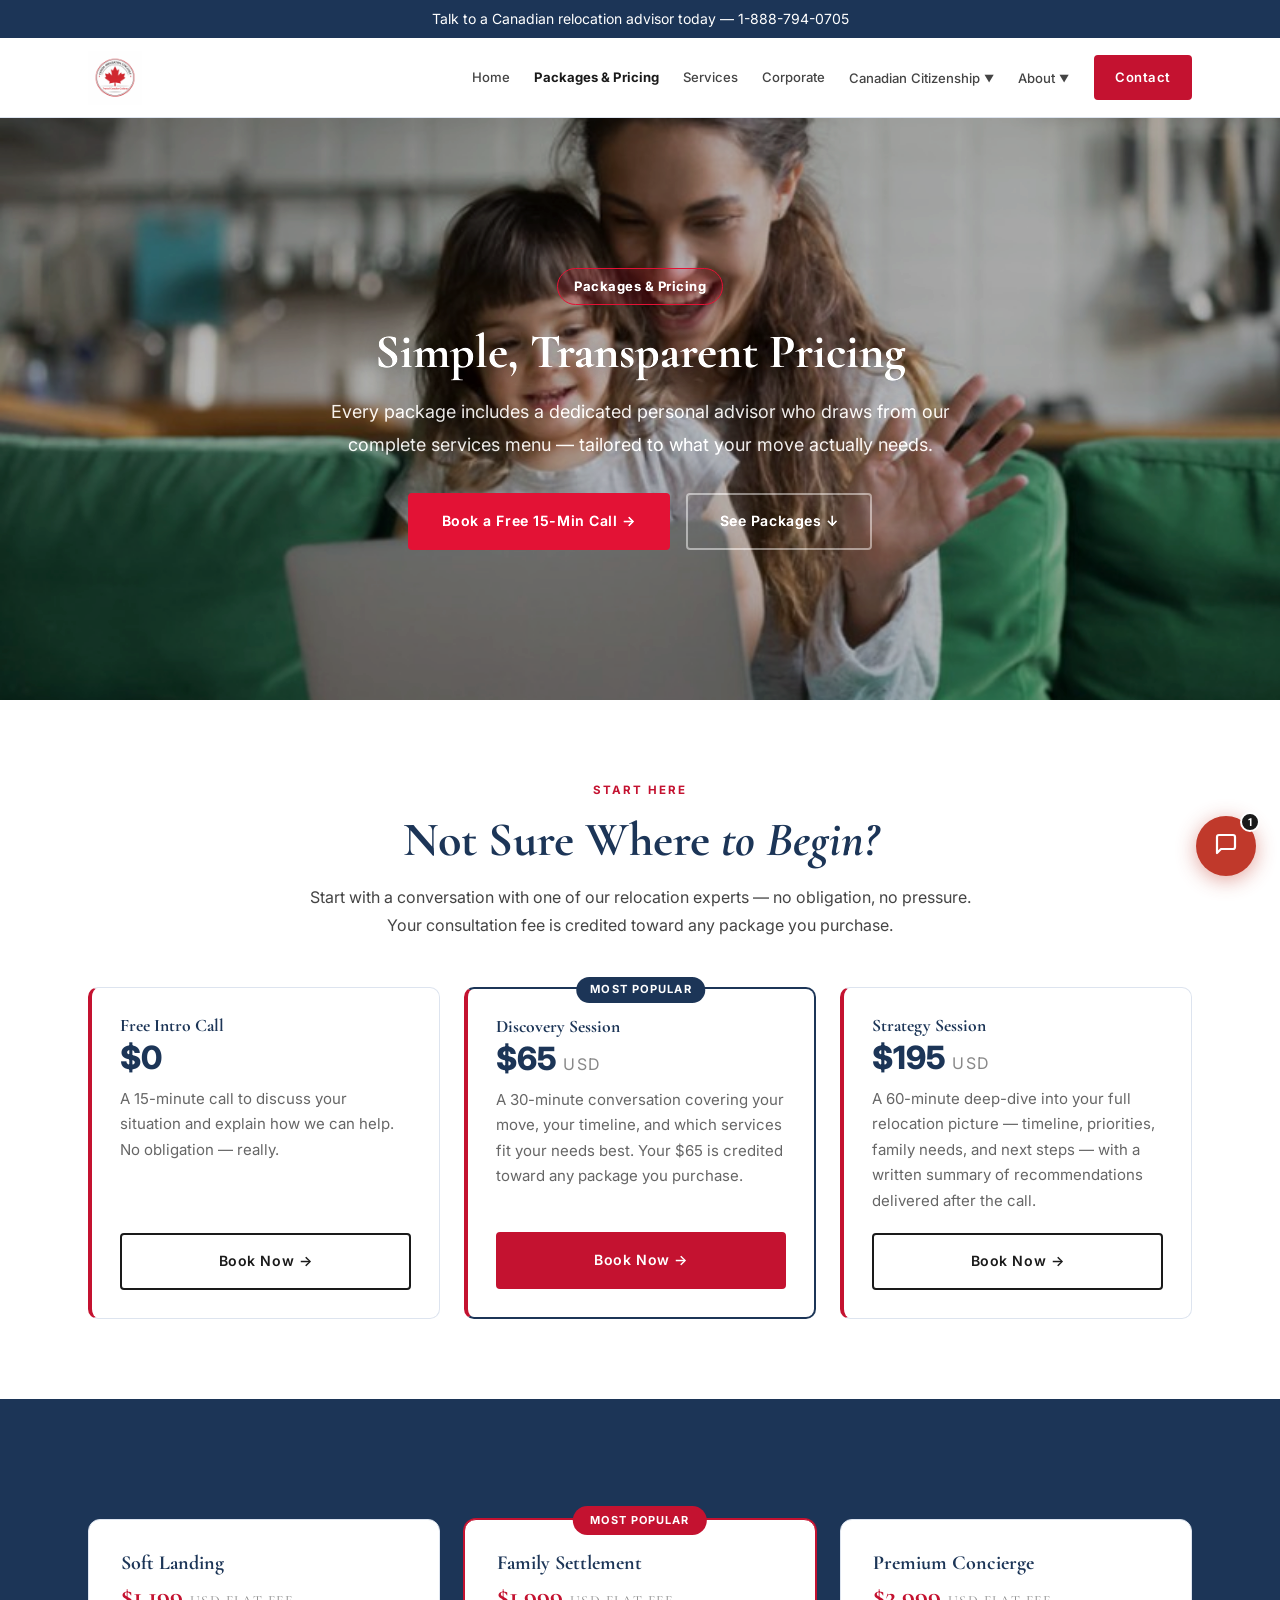
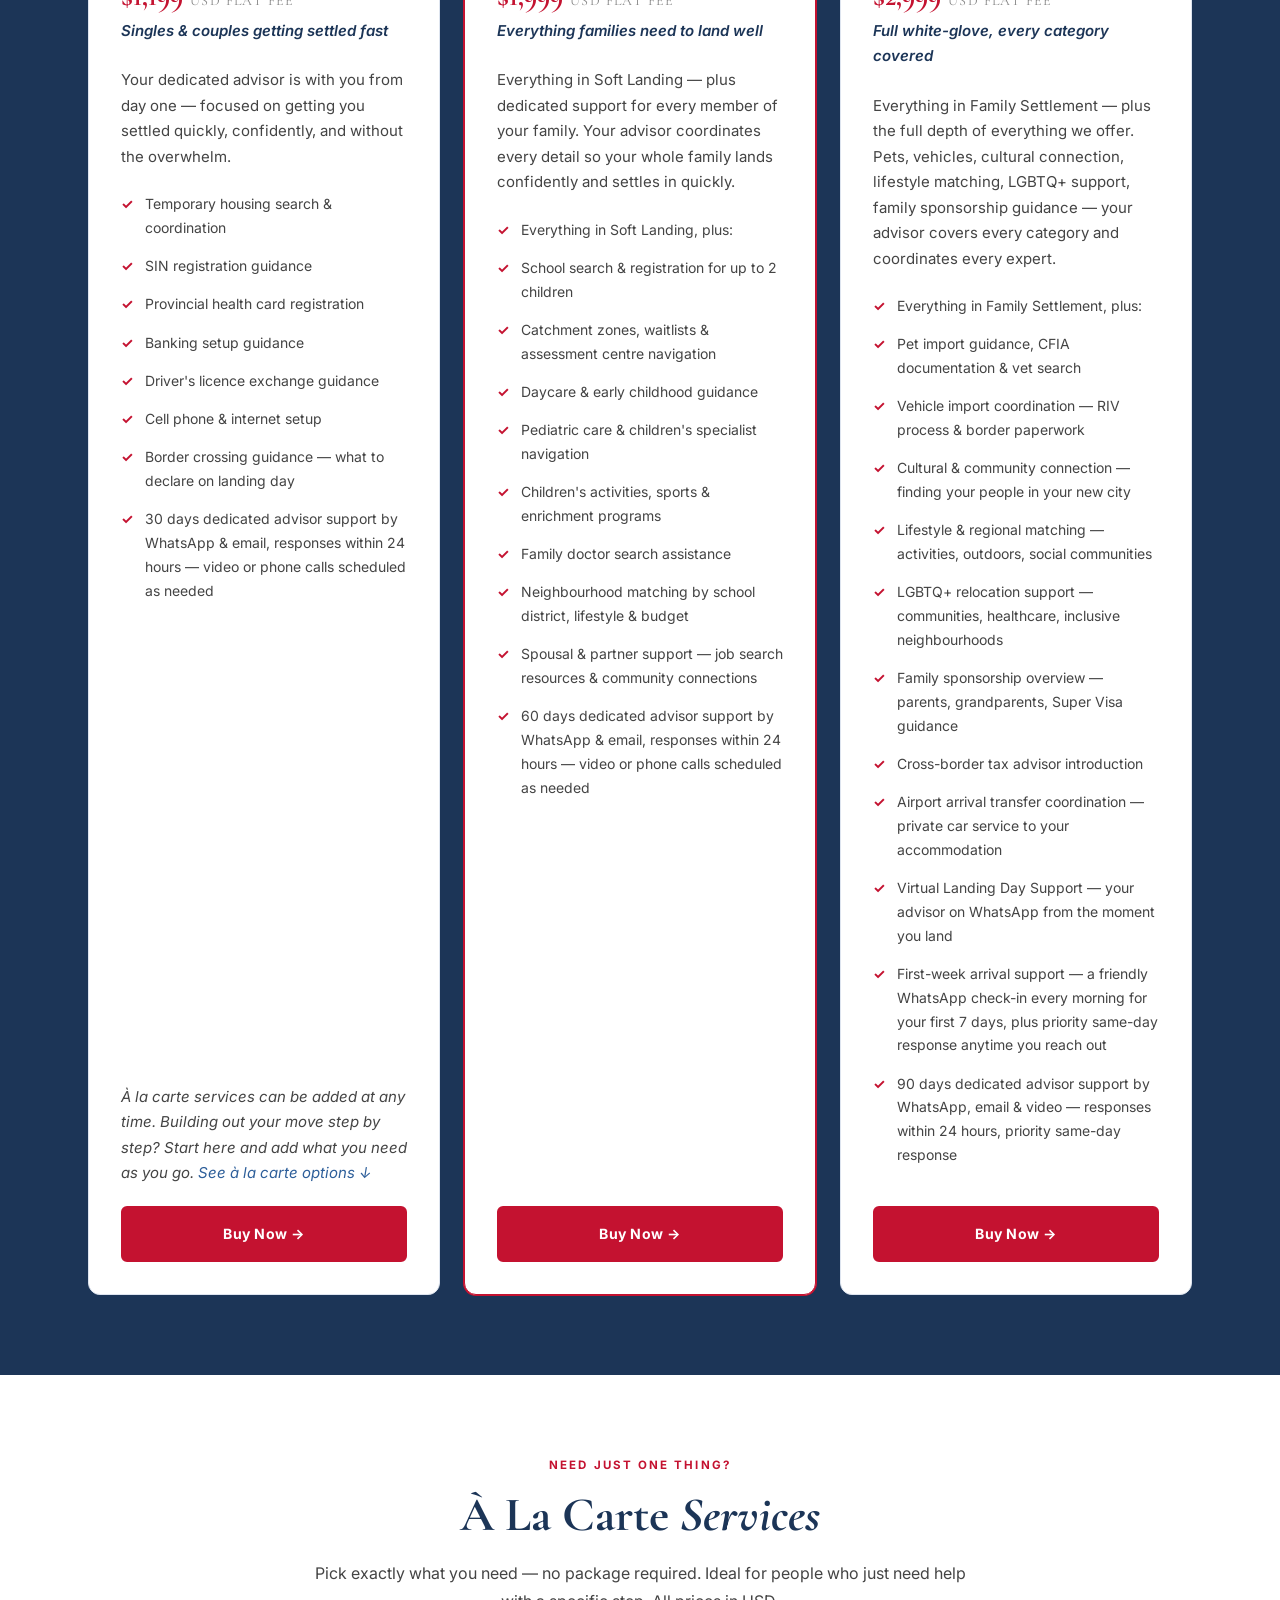
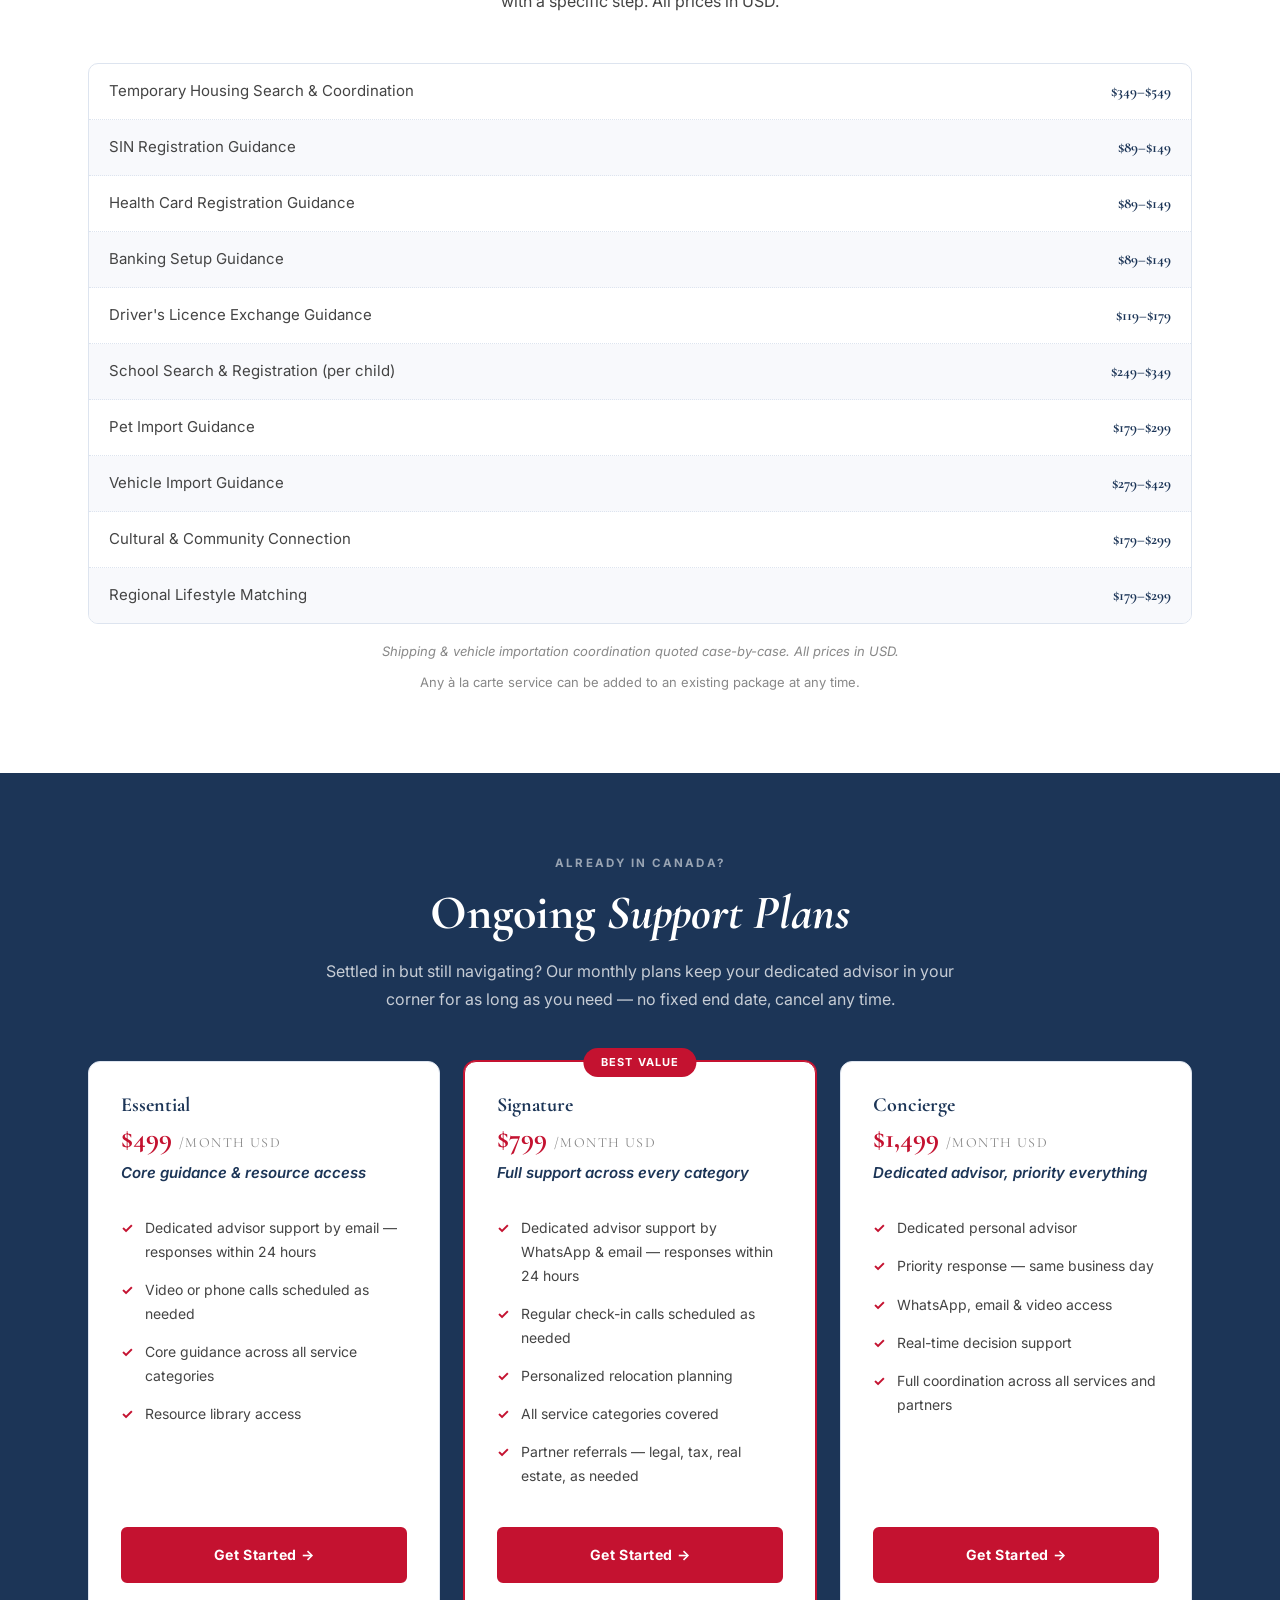
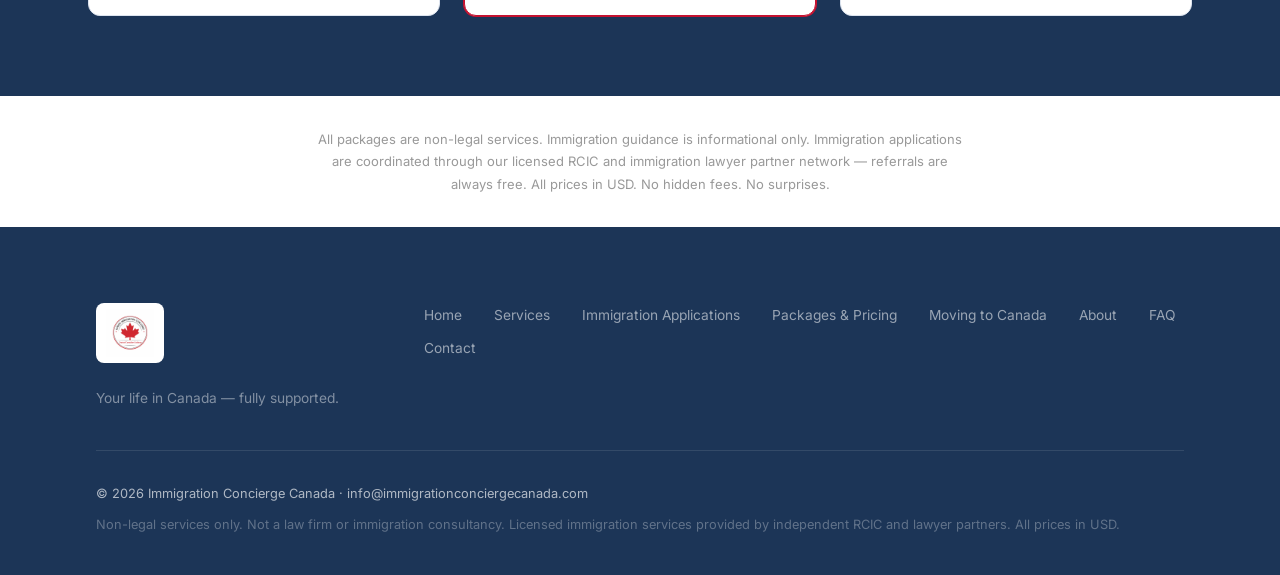
<file: packages.html>
<!DOCTYPE html>
<html lang="en">
<head>
  <meta charset="UTF-8">
  <meta name="viewport" content="width=device-width, initial-scale=1.0">
  <title>Packages &amp; Pricing — Immigration Concierge Canada</title>
  <meta name="description" content="Simple, transparent pricing for Canadian immigration concierge services. Flat-fee packages, monthly plans, à la carte services, and consultations. All prices in USD.">
  <link rel="preconnect" href="https://fonts.googleapis.com">
  <link rel="preconnect" href="https://fonts.gstatic.com" crossorigin>
  <link href="https://fonts.googleapis.com/css2?family=Cormorant+Garamond:ital,wght@0,400;0,600;0,700;1,400;1,600&family=DM+Sans:wght@400;500;600;700&family=Inter:wght@400;500;600;700;800&display=swap" rel="stylesheet">
  <link rel="stylesheet" href="css/styles.css">
  <style>
    /* ── Packages page overrides ── */
    .pkg-page-hero { min-height: 700px !important; background-image: none !important; }
    .pkg-page-hero::before { background: rgba(0,0,0,0.35) !important; }
    .pkg-hero-img { position:absolute; inset:0; width:100%; height:100%; object-fit:cover; z-index:0; }
    .pkg-page-hero .page-hero-inner { position:relative; z-index:2; }
    @media (max-width: 768px) { .pkg-page-hero { min-height: 380px !important; } }

    /* Consultation cards */
    .consult-grid-3 { display: grid; grid-template-columns: repeat(3,1fr); gap: 1.5rem; margin-top: 2rem; }
    @media (max-width: 768px) { .consult-grid-3 { grid-template-columns: 1fr; } }
    .consult-card-v2 {
      background: #ffffff;
      border: 1.5px solid #dde4ef;
      border-left: 4px solid #C41230;
      border-radius: 10px;
      padding: 1.75rem;
      display: flex;
      flex-direction: column;
    }
    .consult-card-v2.featured {
      border: 2px solid #1C3557;
      border-left: 4px solid #C41230;
      position: relative;
    }
    .consult-card-v2.featured::before {
      content: 'Most Popular';
      position: absolute; top: -12px; left: 50%;
      transform: translateX(-50%);
      background: #1C3557; color: #fff;
      font-size: 0.7rem; font-weight: 700; letter-spacing: 0.1em; text-transform: uppercase;
      padding: 3px 14px; border-radius: 20px;
    }
    .consult-card-v2 h3 { font-size: 1.1rem; font-weight: 800; color: #1C3557; margin-bottom: 0.35rem; }
    .consult-card-v2 .price { font-size: 2rem; font-weight: 800; color: #1C3557; font-family: 'Inter', sans-serif; margin-bottom: 0.75rem; line-height: 1; }
    .consult-card-v2 .price small { font-size: 1rem; font-weight: 400; color: #888; }
    .consult-card-v2 p { font-size: 15px; color: #666; line-height: 1.7; flex: 1; margin-bottom: 1.25rem; }
    .consult-card-v2 .btn { display: block; text-align: center; }

    /* Every package includes box — v2 */
    .pkg-includes-v2 {
      background: rgba(255,255,255,0.06);
      border: 1.5px solid rgba(255,255,255,0.15);
      border-radius: 16px;
      padding: 2rem;
      margin-bottom: 2.5rem;
    }
    .pkg-includes-v2 > h4 { font-size: 18px; font-weight: 800; color: #ffffff; text-align: center; margin-bottom: 1.5rem; }
    .pkg-includes-cards {
      display: grid;
      grid-template-columns: 1fr 1fr;
      gap: 1rem;
      margin-bottom: 1.5rem;
    }
    @media (max-width: 640px) { .pkg-includes-cards { grid-template-columns: 1fr; } }
    .pkg-inc-card {
      background: rgba(255,255,255,0.10);
      border: 1.5px solid rgba(255,255,255,0.20);
      border-radius: 12px;
      padding: 1.5rem;
    }
    .pkg-inc-card .inc-icon { font-size: 28px; margin-bottom: 0.75rem; display: block; }
    .pkg-inc-card h5 { font-size: 15px; font-weight: 700; color: #ffffff; margin-bottom: 0.5rem; font-family: 'Inter', sans-serif; }
    .pkg-inc-card p { font-size: 14px; color: rgba(255,255,255,0.75); line-height: 1.7; margin: 0; }
    .pkg-includes-footer { text-align: center; }
    .pkg-includes-footer .inc-note { font-size: 14px; font-style: italic; color: rgba(255,255,255,0.75); margin-bottom: 1rem; }
    .pkg-includes-footer .inc-note a { color: rgba(255,255,255,0.75); text-decoration: underline; }
    .btn-white-outline {
      display: inline-block;
      background: transparent;
      color: #ffffff;
      border: 1.5px solid #ffffff;
      border-radius: 6px;
      padding: 10px 24px;
      font-size: 14px;
      font-weight: 600;
      text-decoration: none;
      transition: background 0.2s, color 0.2s;
    }
    .btn-white-outline:hover { background: #ffffff; color: #1C3557; }

    /* Package cards on navy bg — explicit colours for every element */
    .section.alt-bg .package-card {
      background: #ffffff !important;
      border: 1.5px solid #dde4ef !important;
      border-radius: 12px !important;
      padding: 2rem !important;
    }
    .section.alt-bg .package-card.featured { border-color: #C41230 !important; }
    .section.alt-bg .package-card h3 { color: #1C3557 !important; font-weight: 800 !important; font-size: 20px !important; }
    .section.alt-bg .package-card .price { color: #C41230 !important; font-weight: 800 !important; font-size: 28px !important; }
    .section.alt-bg .package-card .price small { color: #888888 !important; font-size: 14px !important; font-weight: 400 !important; }
    .section.alt-bg .package-card .tagline { color: #1C3557 !important; font-weight: 600 !important; font-size: 15px !important; font-style: italic !important; }
    .section.alt-bg .package-card p { color: #444444 !important; font-size: 15px !important; line-height: 1.7 !important; }
    .section.alt-bg .package-card li { color: #444444 !important; font-size: 14px !important; line-height: 1.7 !important; }
    .section.alt-bg .package-card li::before { color: #C41230 !important; }
    .section.alt-bg .package-card a:not(.btn) { color: #2E5F9A !important; }
    .section.alt-bg .package-card .badge { background: #C41230 !important; color: #ffffff !important; font-size: 11px !important; font-weight: 700 !important; border-radius: 20px !important; }
    .section.alt-bg .package-card .btn { display: block !important; width: 100% !important; text-align: center !important; background: #C41230 !important; color: #ffffff !important; font-weight: 700 !important; border-radius: 6px !important; border-color: #C41230 !important; box-sizing: border-box !important; }
    .section.alt-bg .package-card .btn:hover { background: #8B1A11 !important; border-color: #8B1A11 !important; }
    .pkg-card-note { font-size: 13px !important; color: #666666 !important; font-style: italic !important; line-height: 1.6 !important; margin-bottom: 1.25rem !important; }

    /* À la carte price list */
    .alacarte-list { display: flex; flex-direction: column; gap: 0; margin-top: 2rem; border: 1.5px solid #dde4ef; border-radius: 10px; overflow: hidden; }
    .alacarte-row { display: flex; justify-content: space-between; align-items: center; padding: 0.9rem 1.25rem; gap: 1rem; }
    .alacarte-row:not(:last-child) { border-bottom: 1px dotted #dde4ef; }
    .alacarte-row:nth-child(even) { background: #f8f9fc; }
    .alacarte-row .name { font-size: 15px; color: #444; }
    .alacarte-row .price { font-size: 15px; font-weight: 700; color: #1C3557; white-space: nowrap; }

    /* Ancestry callout */
    .ancestry-callout {
      background: #1C3557;
      border-left: 6px solid #C41230;
      border-radius: 12px;
      padding: 2.5rem 3rem;
      max-width: 820px;
      margin: 3rem auto 0;
      text-align: center;
    }
    .ancestry-callout .badge-label { font-size: 11px; font-weight: 700; letter-spacing: 1.5px; text-transform: uppercase; color: rgba(255,255,255,0.60); margin-bottom: 0.75rem; }
    .ancestry-callout h3 { font-size: 1.6rem; font-weight: 800; color: #ffffff; margin-bottom: 1rem; }
    .ancestry-callout p { font-size: 15px; color: rgba(255,255,255,0.78); line-height: 1.8; margin-bottom: 1.75rem; }
    .ancestry-callout .btn-primary { background: #C41230; color: #fff; border-color: #C41230; }
    @media (max-width: 640px) { .ancestry-callout { padding: 2rem 1.5rem; } }

    /* Page footer note */
    .pkg-footer-note { text-align: center; padding: 2rem 1.5rem; font-size: 13px; color: #999; line-height: 1.7; max-width: 700px; margin: 0 auto; }
  </style>
</head>
<body>

<!-- ANNOUNCE BAR -->
<div class="announce-bar">Talk to a Canadian relocation advisor today &mdash; <a href="tel:18887940705" style="color:#fff;text-decoration:none;">1-888-794-0705</a></div>

<!-- NAV -->
<nav class="nav" id="nav">
  <div class="nav-inner">
    <a href="index.html" class="nav-logo"><img src="images/logo.png" alt="Immigration Concierge Canada"></a>
    <button class="nav-toggle" id="navToggle" aria-label="Toggle menu"><span></span><span></span><span></span></button>
    <div class="nav-menu" id="navMenu">
      <a href="index.html" class="nav-link">Home</a>
      <a href="packages.html" class="nav-link">Packages &amp; Pricing</a>
      <a href="services.html" class="nav-link">Services</a>
      <a href="corporate.html" class="nav-link">Corporate</a>
      <div class="nav-dropdown">
        <button class="nav-link nav-dropdown-toggle" aria-expanded="false">Canadian Citizenship <span class="nav-chevron">&#9660;</span></button>
        <div class="nav-dropdown-menu">
          <a href="citizenship-by-descent.html" class="nav-dropdown-item">Canadian Citizenship</a>
          <a href="immigration.html" class="nav-dropdown-item">Immigration Pathways</a>
        </div>
      </div>
      <div class="nav-dropdown">
        <button class="nav-link nav-dropdown-toggle" aria-expanded="false">About <span class="nav-chevron">&#9660;</span></button>
        <div class="nav-dropdown-menu">
          <a href="about.html" class="nav-dropdown-item">About</a>
          <a href="moving-to-canada.html" class="nav-dropdown-item">Moving to Canada</a>
          <a href="faq.html" class="nav-dropdown-item">FAQ</a>
        </div>
      </div>
      <a href="contact.html" class="btn btn-red">Contact</a>
    </div>
  </div>
</nav>

<!-- PAGE HEADER -->
<section class="page-hero pkg-page-hero">
  <img class="pkg-hero-img" src="images/packages-hero.jpg" alt="Packages & Pricing">
  <div class="page-hero-inner" style="text-align:center;">
    <div class="eyebrow">Packages &amp; Pricing</div>
    <h1>Simple, Transparent Pricing</h1>
    <p>Every package includes a dedicated personal advisor who draws from our complete services menu — tailored to what your move actually needs.</p>
    <div class="btn-group" style="justify-content:center;">
      <a href="contact.html" class="btn btn-primary">Book a Free 15-Min Call →</a>
      <a href="#packages" class="btn btn-ghost-white">See Packages ↓</a>
    </div>
  </div>
</section>

<!-- SECTION 1: CONSULTATIONS -->
<section class="section">
  <div class="container">
    <div class="section-header fade-in">
      <div class="eyebrow">Start Here</div>
      <h2>Not Sure Where <em>to Begin?</em></h2>
      <p class="intro">Start with a conversation with one of our relocation experts — no obligation, no pressure. Your consultation fee is credited toward any package you purchase.</p>
    </div>
    <div class="consult-grid-3 fade-in">

      <div class="consult-card-v2">
        <h3>Free Intro Call</h3>
        <div class="price">$0</div>
        <p>A 15-minute call to discuss your situation and explain how we can help. No obligation — really.</p>
        <a href="contact.html" class="btn btn-outline">Book Now →</a>
      </div>

      <div class="consult-card-v2 featured">
        <h3>Discovery Session</h3>
        <div class="price">$65 <small>USD</small></div>
        <p>A 30-minute conversation covering your move, your timeline, and which services fit your needs best. Your $65 is credited toward any package you purchase.</p>
        <a href="https://buy.stripe.com/4gM14n9Uv0Oh2LveEJ9sk08" class="btn btn-primary" target="_blank" rel="noopener">Book Now →</a>
      </div>

      <div class="consult-card-v2">
        <h3>Strategy Session</h3>
        <div class="price">$195 <small>USD</small></div>
        <p>A 60-minute deep-dive into your full relocation picture — timeline, priorities, family needs, and next steps — with a written summary of recommendations delivered after the call.</p>
        <a href="https://buy.stripe.com/dRm4gz8Qr8gJeudcwB9sk07" class="btn btn-outline" target="_blank" rel="noopener">Book Now →</a>
      </div>

    </div>
  </div>
</section>

<!-- SECTION 2: FLAT-FEE PACKAGES -->
<section class="section alt-bg" id="packages">
  <div class="container">
    <div class="packages-grid fade-in-group">

      <div class="package-card">
        <h3>Soft Landing</h3>
        <div class="price">$1,199 <small>USD flat fee</small></div>
        <p class="tagline">Singles &amp; couples getting settled fast</p>
        <p style="font-size:14px;color:#555;line-height:1.7;margin-bottom:1rem;">Your dedicated advisor is with you from day one — focused on getting you settled quickly, confidently, and without the overwhelm.</p>
        <ul>
          <li>Temporary housing search &amp; coordination</li>
          <li>SIN registration guidance</li>
          <li>Provincial health card registration</li>
          <li>Banking setup guidance</li>
          <li>Driver's licence exchange guidance</li>
          <li>Cell phone &amp; internet setup</li>
          <li>Border crossing guidance — what to declare on landing day</li>
          <li>30 days dedicated advisor support by WhatsApp &amp; email, responses within 24 hours — video or phone calls scheduled as needed</li>
        </ul>
        <p class="pkg-card-note">À la carte services can be added at any time. Building out your move step by step? Start here and add what you need as you go. <a href="#alacarte" style="color:#888;">See à la carte options ↓</a></p>
        <a href="https://buy.stripe.com/cNi14n9UvbsVbi1gMR9sk06" class="btn btn-outline" target="_blank" rel="noopener">Buy Now →</a>
      </div>

      <div class="package-card featured">
        <div class="badge">Most Popular</div>
        <h3>Family Settlement</h3>
        <div class="price">$1,999 <small>USD flat fee</small></div>
        <p class="tagline">Everything families need to land well</p>
        <p style="font-size:14px;color:#555;line-height:1.7;margin-bottom:1rem;">Everything in Soft Landing — plus dedicated support for every member of your family. Your advisor coordinates every detail so your whole family lands confidently and settles in quickly.</p>
        <ul>
          <li>Everything in Soft Landing, plus:</li>
          <li>School search &amp; registration for up to 2 children</li>
          <li>Catchment zones, waitlists &amp; assessment centre navigation</li>
          <li>Daycare &amp; early childhood guidance</li>
          <li>Pediatric care &amp; children's specialist navigation</li>
          <li>Children's activities, sports &amp; enrichment programs</li>
          <li>Family doctor search assistance</li>
          <li>Neighbourhood matching by school district, lifestyle &amp; budget</li>
          <li>Spousal &amp; partner support — job search resources &amp; community connections</li>
          <li>60 days dedicated advisor support by WhatsApp &amp; email, responses within 24 hours — video or phone calls scheduled as needed</li>
        </ul>
        <a href="https://buy.stripe.com/cNi3cvd6HbsV2Lv7ch9sk05" class="btn btn-primary" target="_blank" rel="noopener">Buy Now →</a>
      </div>

      <div class="package-card">
        <h3>Premium Concierge</h3>
        <div class="price">$2,999 <small>USD flat fee</small></div>
        <p class="tagline">Full white-glove, every category covered</p>
        <p style="font-size:14px;color:#555;line-height:1.7;margin-bottom:1rem;">Everything in Family Settlement — plus the full depth of everything we offer. Pets, vehicles, cultural connection, lifestyle matching, LGBTQ+ support, family sponsorship guidance — your advisor covers every category and coordinates every expert.</p>
        <ul>
          <li>Everything in Family Settlement, plus:</li>
          <li>Pet import guidance, CFIA documentation &amp; vet search</li>
          <li>Vehicle import coordination — RIV process &amp; border paperwork</li>
          <li>Cultural &amp; community connection — finding your people in your new city</li>
          <li>Lifestyle &amp; regional matching — activities, outdoors, social communities</li>
          <li>LGBTQ+ relocation support — communities, healthcare, inclusive neighbourhoods</li>
          <li>Family sponsorship overview — parents, grandparents, Super Visa guidance</li>
          <li>Cross-border tax advisor introduction</li>
          <li>Airport arrival transfer coordination — private car service to your accommodation</li>
          <li>Virtual Landing Day Support — your advisor on WhatsApp from the moment you land</li>
          <li>First-week arrival support — a friendly WhatsApp check-in every morning for your first 7 days, plus priority same-day response anytime you reach out</li>
          <li>90 days dedicated advisor support by WhatsApp, email &amp; video — responses within 24 hours, priority same-day response</li>
        </ul>
        <a href="https://buy.stripe.com/6oUcN5giTbsV1Hr7ch9sk04" class="btn btn-outline" target="_blank" rel="noopener">Buy Now →</a>
      </div>

    </div>
  </div>
</section>

<!-- SECTION 3: À LA CARTE -->
<section class="section" id="alacarte">
  <div class="container">
    <div class="section-header fade-in">
      <div class="eyebrow">Need Just One Thing?</div>
      <h2>À La Carte <em>Services</em></h2>
      <p class="intro">Pick exactly what you need — no package required. Ideal for people who just need help with a specific step. All prices in USD.</p>
    </div>
    <div class="alacarte-list fade-in">
      <div class="alacarte-row">
        <span class="name">Temporary Housing Search &amp; Coordination</span>
        <span class="price">$349–$549</span>
      </div>
      <div class="alacarte-row">
        <span class="name">SIN Registration Guidance</span>
        <span class="price">$89–$149</span>
      </div>
      <div class="alacarte-row">
        <span class="name">Health Card Registration Guidance</span>
        <span class="price">$89–$149</span>
      </div>
      <div class="alacarte-row">
        <span class="name">Banking Setup Guidance</span>
        <span class="price">$89–$149</span>
      </div>
      <div class="alacarte-row">
        <span class="name">Driver's Licence Exchange Guidance</span>
        <span class="price">$119–$179</span>
      </div>
      <div class="alacarte-row">
        <span class="name">School Search &amp; Registration (per child)</span>
        <span class="price">$249–$349</span>
      </div>
      <div class="alacarte-row">
        <span class="name">Pet Import Guidance</span>
        <span class="price">$179–$299</span>
      </div>
      <div class="alacarte-row">
        <span class="name">Vehicle Import Guidance</span>
        <span class="price">$279–$429</span>
      </div>
      <div class="alacarte-row">
        <span class="name">Cultural &amp; Community Connection</span>
        <span class="price">$179–$299</span>
      </div>
      <div class="alacarte-row">
        <span class="name">Regional Lifestyle Matching</span>
        <span class="price">$179–$299</span>
      </div>
    </div>
    <p style="text-align:center;margin-top:1rem;font-size:13px;color:#888;font-style:italic;">Shipping &amp; vehicle importation coordination quoted case-by-case. All prices in USD.</p>
    <p style="text-align:center;margin-top:0.5rem;font-size:13px;color:#888;">Any à la carte service can be added to an existing package at any time.</p>
  </div>
</section>

<!-- SECTION 4: MONTHLY PLANS -->
<section class="section alt-bg">
  <div class="container">
    <div class="section-header fade-in">
      <div class="eyebrow">Already in Canada?</div>
      <h2>Ongoing <em>Support Plans</em></h2>
      <p class="intro" style="color:rgba(255,255,255,0.75);">Settled in but still navigating? Our monthly plans keep your dedicated advisor in your corner for as long as you need — no fixed end date, cancel any time.</p>
    </div>
    <div class="packages-grid fade-in-group">

      <div class="package-card">
        <h3>Essential</h3>
        <div class="price">$499 <small>/month USD</small></div>
        <p class="tagline">Core guidance &amp; resource access</p>
        <ul>
          <li>Dedicated advisor support by email — responses within 24 hours</li>
          <li>Video or phone calls scheduled as needed</li>
          <li>Core guidance across all service categories</li>
          <li>Resource library access</li>
        </ul>
        <a href="https://buy.stripe.com/14A4gz6Ij7cF2LvfIN9sk03" class="btn btn-outline" target="_blank" rel="noopener">Get Started →</a>
      </div>

      <div class="package-card featured">
        <div class="badge">Best Value</div>
        <h3>Signature</h3>
        <div class="price">$799 <small>/month USD</small></div>
        <p class="tagline">Full support across every category</p>
        <ul>
          <li>Dedicated advisor support by WhatsApp &amp; email — responses within 24 hours</li>
          <li>Regular check-in calls scheduled as needed</li>
          <li>Personalized relocation planning</li>
          <li>All service categories covered</li>
          <li>Partner referrals — legal, tax, real estate, as needed</li>
        </ul>
        <a href="https://buy.stripe.com/28EeVd7Mn2Wp0Dn2W19sk01" class="btn btn-primary" target="_blank" rel="noopener">Get Started →</a>
      </div>

      <div class="package-card">
        <h3>Concierge</h3>
        <div class="price">$1,499 <small>/month USD</small></div>
        <p class="tagline">Dedicated advisor, priority everything</p>
        <ul>
          <li>Dedicated personal advisor</li>
          <li>Priority response — same business day</li>
          <li>WhatsApp, email &amp; video access</li>
          <li>Real-time decision support</li>
          <li>Full coordination across all services and partners</li>
        </ul>
        <a href="https://buy.stripe.com/00w7sL8Qr40t5XH5499sk00" class="btn btn-outline" target="_blank" rel="noopener">Get Started →</a>
      </div>

    </div>
  </div>
</section>

<!-- PAGE FOOTER NOTE -->
<div class="pkg-footer-note">
  All packages are non-legal services. Immigration guidance is informational only. Immigration applications are coordinated through our licensed RCIC and immigration lawyer partner network — referrals are always free. All prices in USD. No hidden fees. No surprises.
</div>

<!-- FOOTER -->
<footer class="footer">
  <div class="container">
    <div class="footer-top">
      <div class="footer-brand">
        <div class="footer-logo-wrap"><img src="images/logo.png" alt="Immigration Concierge Canada" class="footer-logo"></div>
        <p>Your life in Canada — fully supported.</p>
      </div>
      <nav class="footer-nav">
        <a href="index.html">Home</a>
        <a href="services.html">Services</a>
        <a href="immigration.html">Immigration Applications</a>
        <a href="packages.html">Packages &amp; Pricing</a>
        <a href="moving-to-canada.html">Moving to Canada</a>
        <a href="about.html">About</a>
        <a href="faq.html">FAQ</a>
        <a href="contact.html">Contact</a>
      </nav>
    </div>
    <div class="footer-bottom">
      <p>© 2026 Immigration Concierge Canada · <a href="mailto:info@immigrationconciergecanada.com">info@immigrationconciergecanada.com</a></p>
      <p class="footer-legal">Non-legal services only. Not a law firm or immigration consultancy. Licensed immigration services provided by independent RCIC and lawyer partners. All prices in USD.</p>
    </div>
  </div>
</footer>

<script src="js/main.js"></script>
<script src="js/chatbot.js"></script>
</body>
</html>
</file>
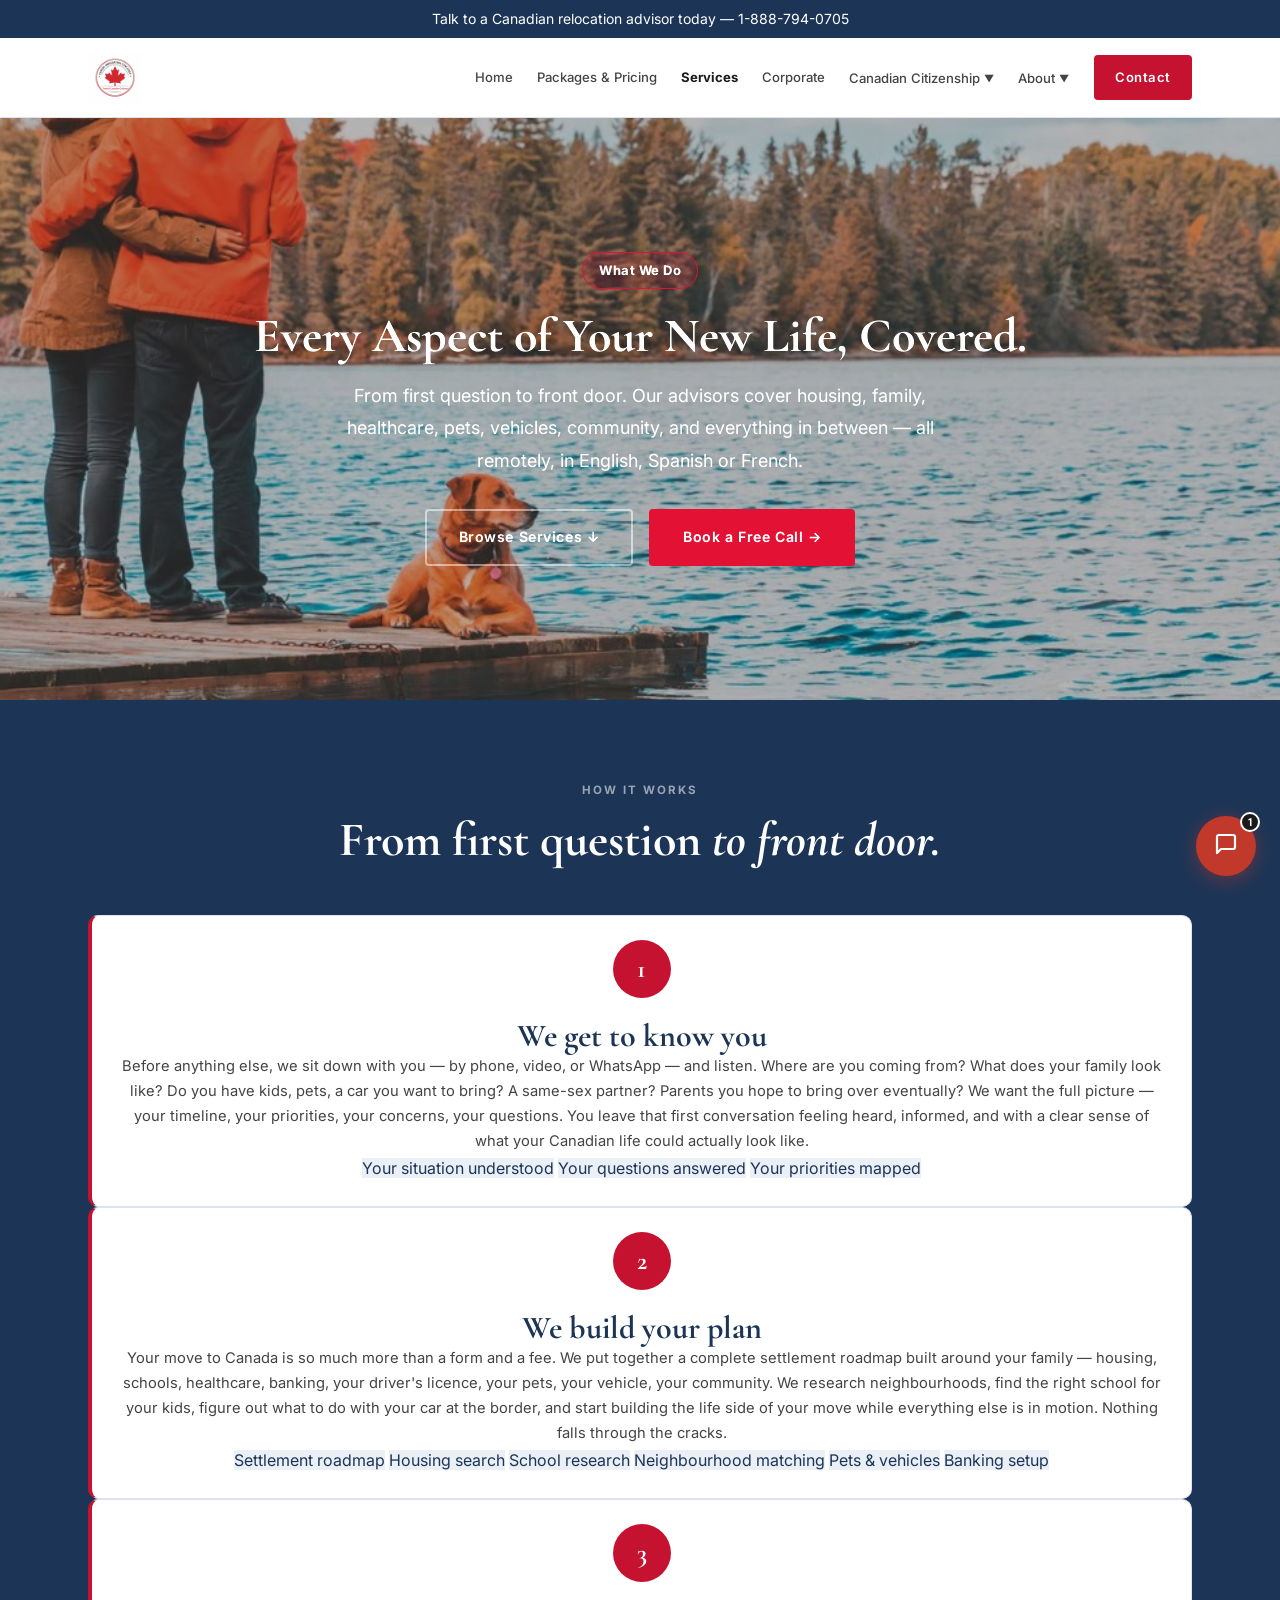
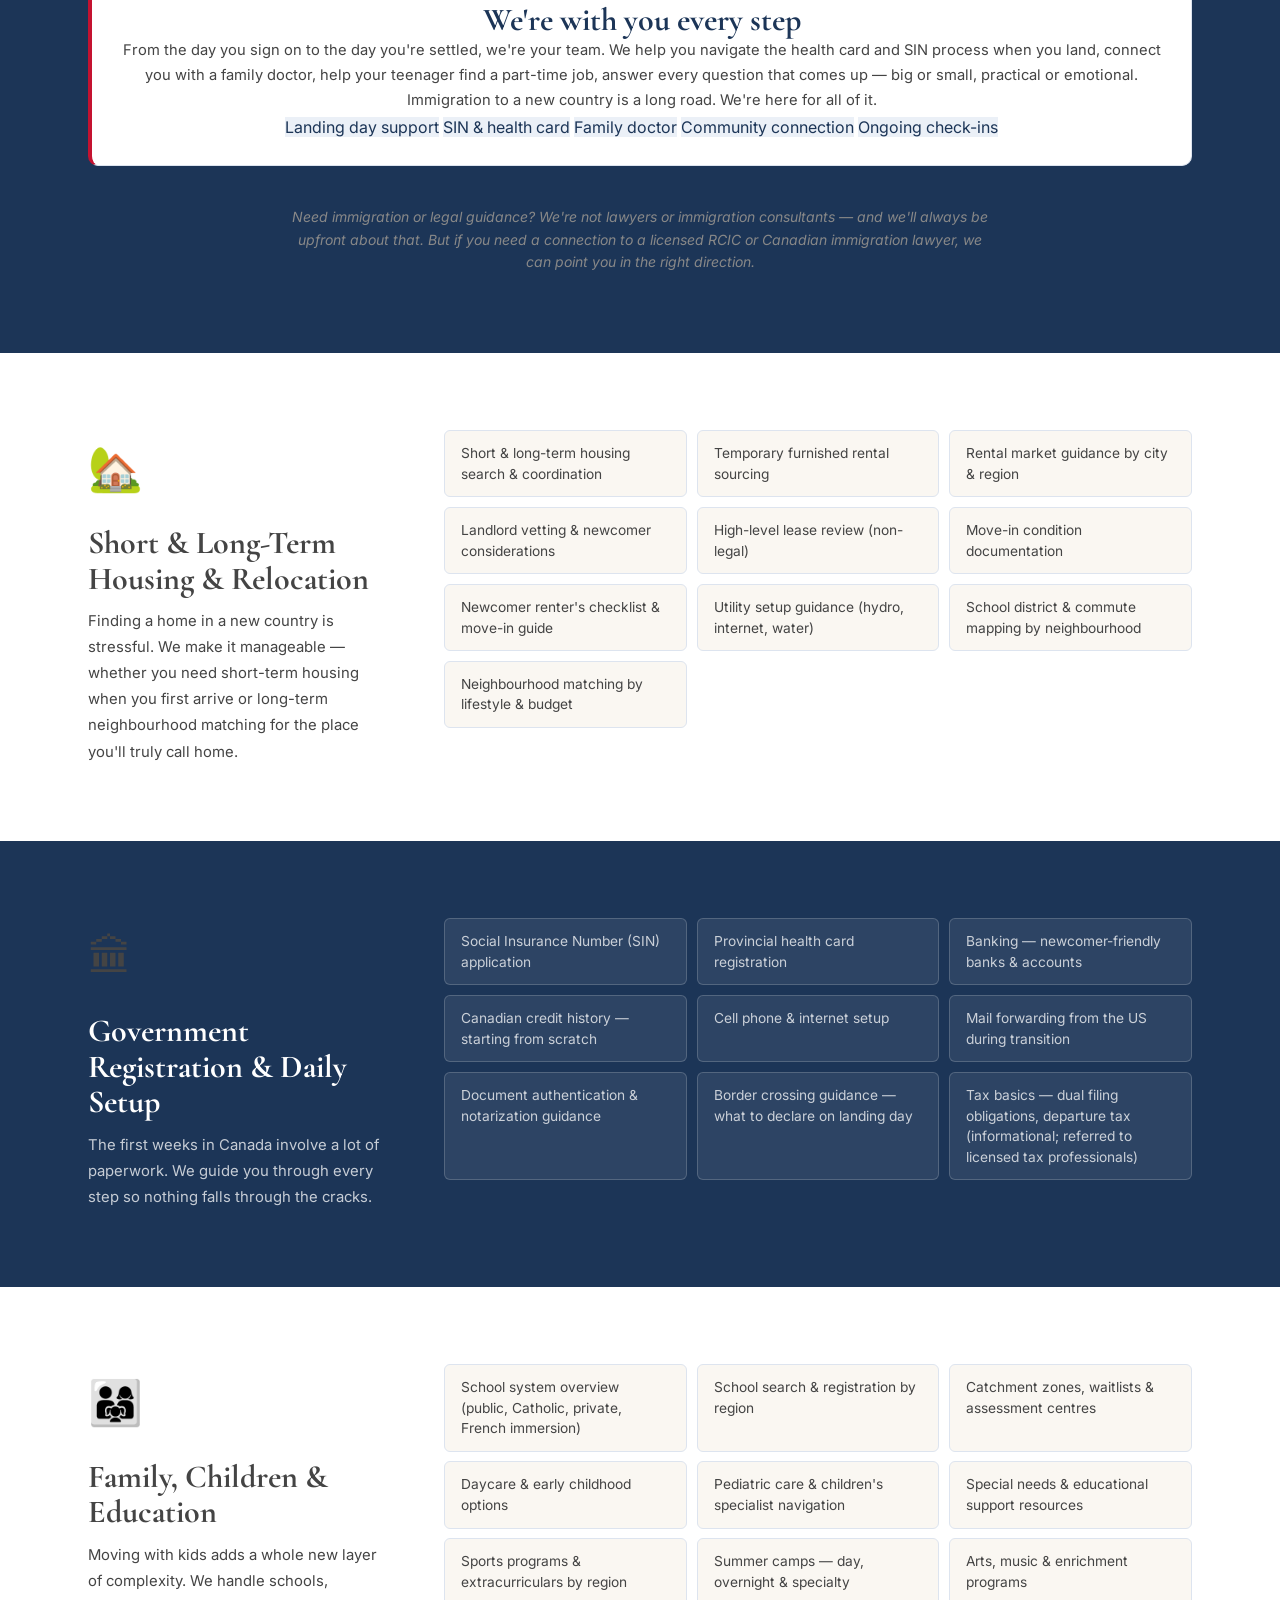
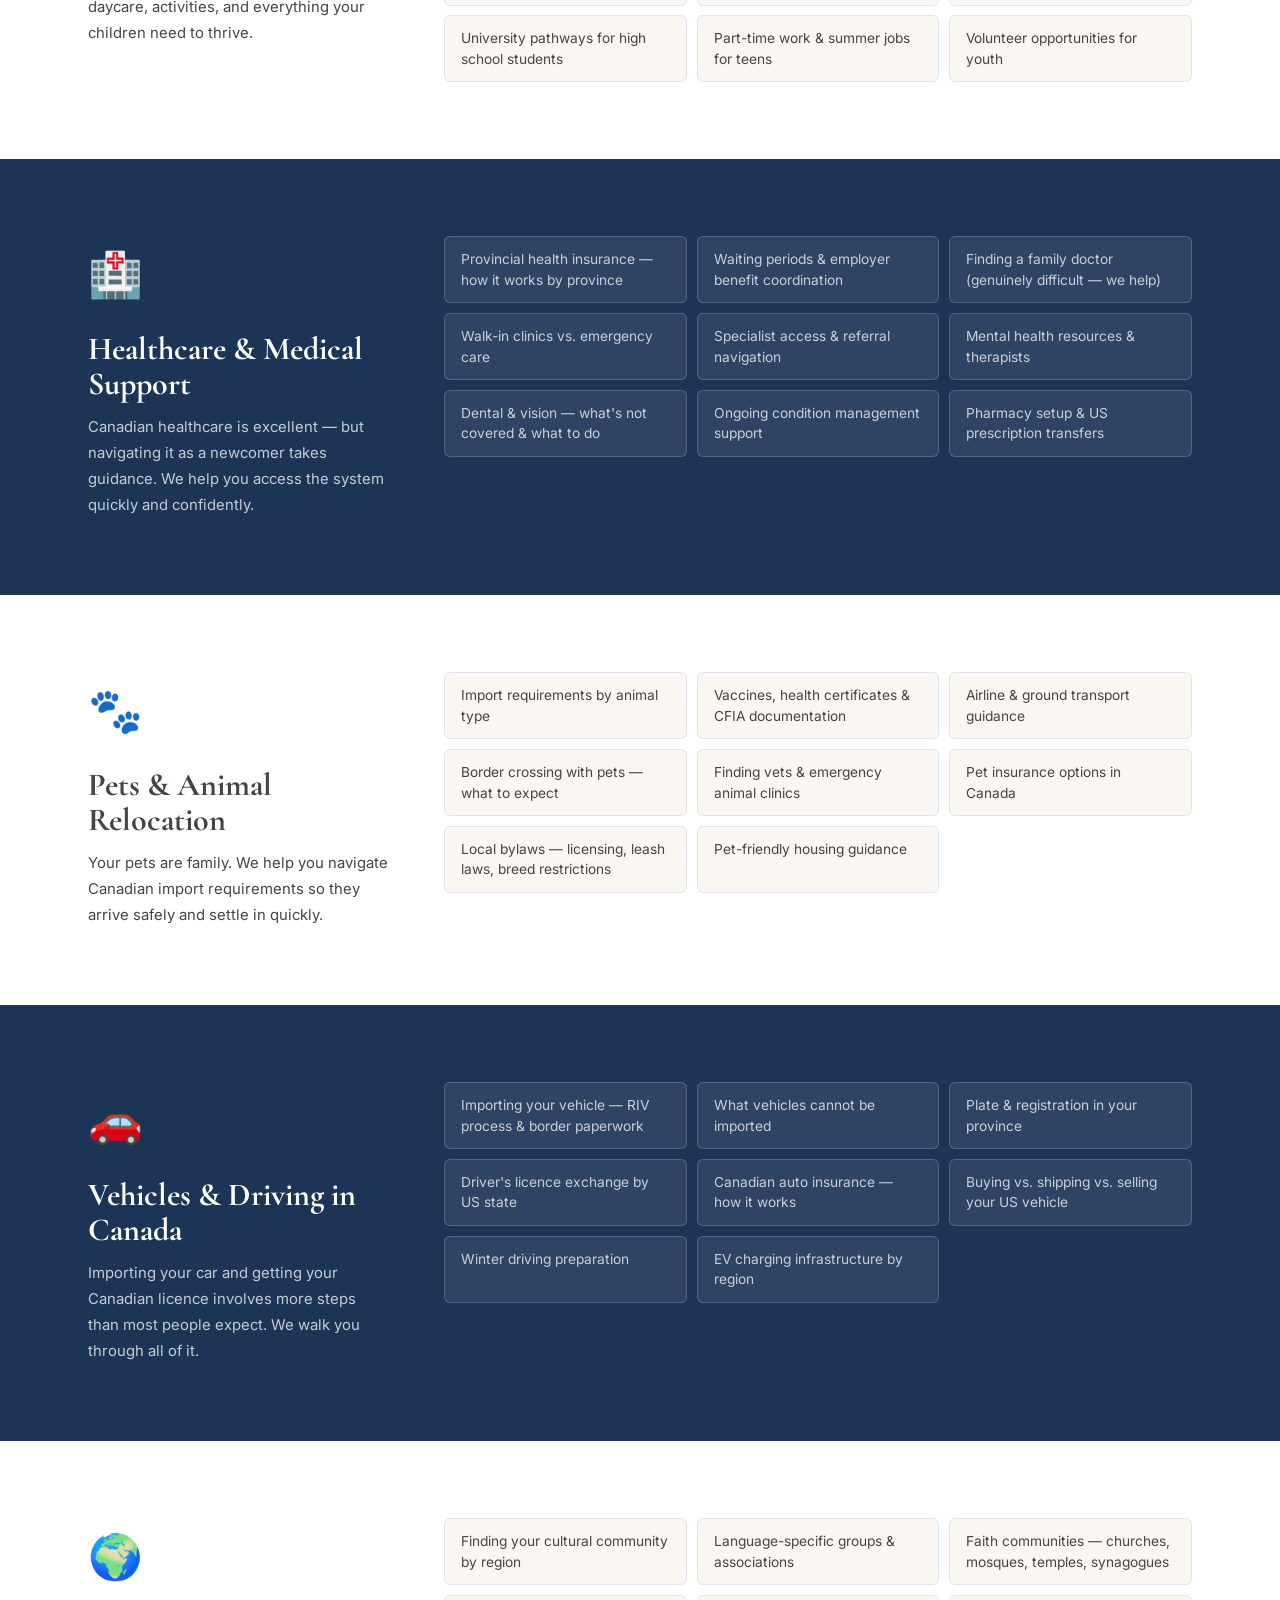
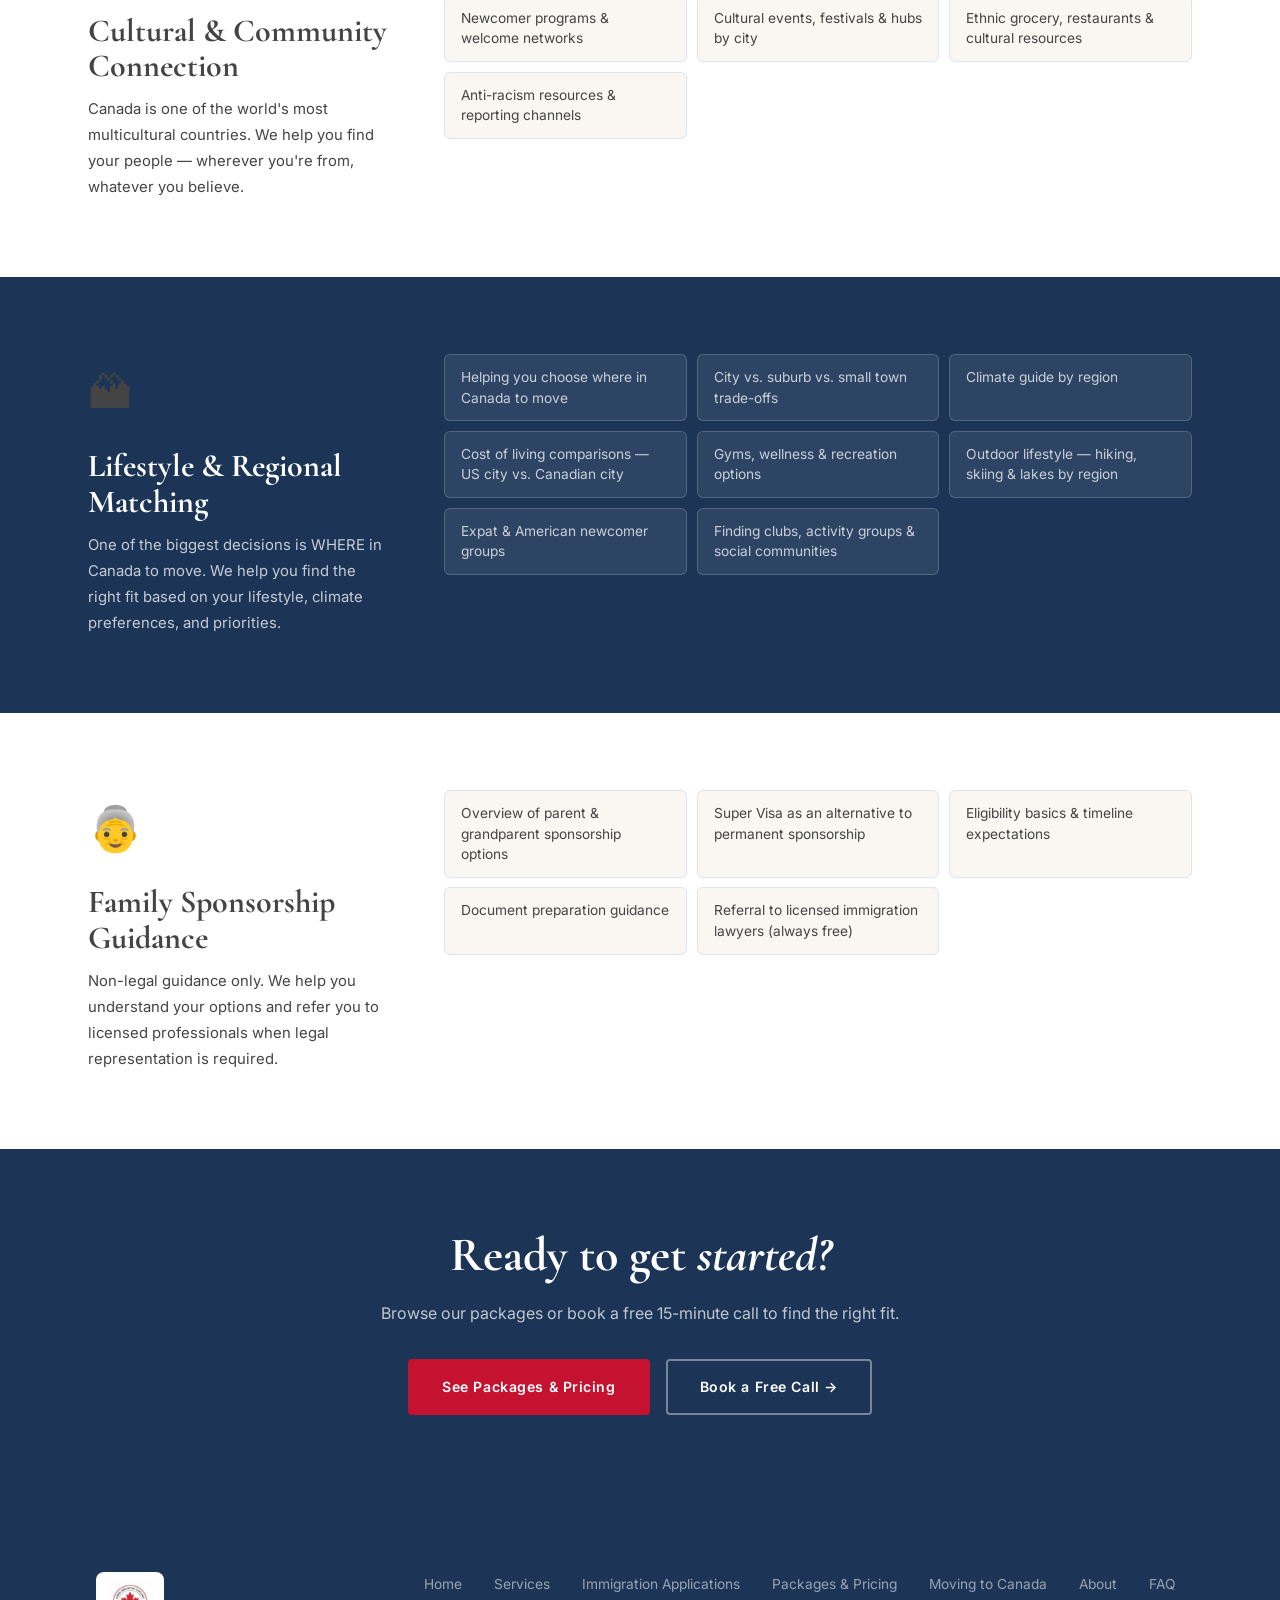
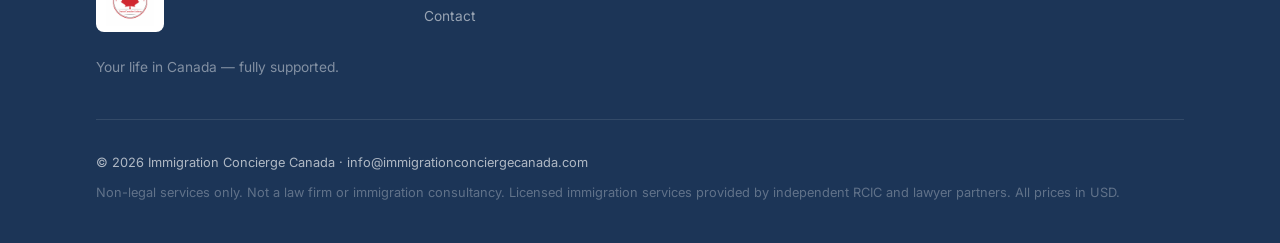
<file: services.html>
<!DOCTYPE html>
<html lang="en">
<head>
  <meta charset="UTF-8">
  <meta name="viewport" content="width=device-width, initial-scale=1.0">
  <title>Services — Immigration Concierge Canada</title>
  <meta name="description" content="Full-service relocation support for newcomers to Canada. Housing, government registration, family, healthcare, pets, vehicles, LGBTQ+, community, and more.">
  <link rel="preconnect" href="https://fonts.googleapis.com">
  <link rel="preconnect" href="https://fonts.gstatic.com" crossorigin>
  <link href="https://fonts.googleapis.com/css2?family=Cormorant+Garamond:ital,wght@0,400;0,600;0,700;1,400;1,600&family=DM+Sans:wght@400;500;600;700&family=Inter:wght@400;500;600;700;800&display=swap" rel="stylesheet">
  <link rel="stylesheet" href="css/styles.css">
  <style>
    .svc-hero::before { background: rgba(0,0,0,0.35) !important; }
  </style>
</head>
<body>

<!-- ANNOUNCE BAR -->
<div class="announce-bar">Talk to a Canadian relocation advisor today &mdash; <a href="tel:18887940705" style="color:#fff;text-decoration:none;">1-888-794-0705</a></div>

<!-- NAV -->
<nav class="nav" id="nav">
  <div class="nav-inner">
    <a href="index.html" class="nav-logo"><img src="images/logo.png" alt="Immigration Concierge Canada"></a>
    <button class="nav-toggle" id="navToggle" aria-label="Toggle menu"><span></span><span></span><span></span></button>
    <div class="nav-menu" id="navMenu">
      <a href="index.html" class="nav-link">Home</a>
      <a href="packages.html" class="nav-link">Packages &amp; Pricing</a>
      <a href="services.html" class="nav-link">Services</a>
      <a href="corporate.html" class="nav-link">Corporate</a>
      <div class="nav-dropdown">
        <button class="nav-link nav-dropdown-toggle" aria-expanded="false">Canadian Citizenship <span class="nav-chevron">&#9660;</span></button>
        <div class="nav-dropdown-menu">
          <a href="citizenship-by-descent.html" class="nav-dropdown-item">Canadian Citizenship</a>
          <a href="immigration.html" class="nav-dropdown-item">Immigration Pathways</a>
        </div>
      </div>
      <div class="nav-dropdown">
        <button class="nav-link nav-dropdown-toggle" aria-expanded="false">About <span class="nav-chevron">&#9660;</span></button>
        <div class="nav-dropdown-menu">
          <a href="about.html" class="nav-dropdown-item">About</a>
          <a href="moving-to-canada.html" class="nav-dropdown-item">Moving to Canada</a>
          <a href="faq.html" class="nav-dropdown-item">FAQ</a>
        </div>
      </div>
      <a href="contact.html" class="btn btn-red">Contact</a>
    </div>
  </div>
</nav>

<!-- HERO -->
<section class="page-hero svc-hero" style="background-image:url('images/couple-lake.jpg');min-height:700px;">
  <div class="page-hero-inner">
    <div class="eyebrow">What We Do</div>
    <h1>Every Aspect of Your New Life, Covered.</h1>
    <p>From first question to front door. Our advisors cover housing, family, healthcare, pets, vehicles, community, and everything in between — all remotely, in English, Spanish or French.</p>
    <div class="btn-group">
      <a href="#housing" class="btn btn-ghost-white">Browse Services ↓</a>
      <a href="contact.html" class="btn btn-primary">Book a Free Call →</a>
    </div>
  </div>
</section>

<!-- HOW IT WORKS -->
<section class="section alt-bg">
  <div class="container">
    <div class="section-header fade-in">
      <div class="eyebrow">How It Works</div>
      <h2>From first question <em>to front door.</em></h2>
    </div>

    <div class="steps-list">

      <div class="step fade-in">
        <div class="step-num">1</div>
        <div class="step-body">
          <h3>We get to know you</h3>
          <p>Before anything else, we sit down with you — by phone, video, or WhatsApp — and listen. Where are you coming from? What does your family look like? Do you have kids, pets, a car you want to bring? A same-sex partner? Parents you hope to bring over eventually? We want the full picture — your timeline, your priorities, your concerns, your questions. You leave that first conversation feeling heard, informed, and with a clear sense of what your Canadian life could actually look like.</p>
          <div class="step-tags">
            <span class="step-tag">Your situation understood</span>
            <span class="step-tag">Your questions answered</span>
            <span class="step-tag">Your priorities mapped</span>
          </div>
        </div>
      </div>

      <div class="step fade-in">
        <div class="step-num">2</div>
        <div class="step-body">
          <h3>We build your plan</h3>
          <p>Your move to Canada is so much more than a form and a fee. We put together a complete settlement roadmap built around your family — housing, schools, healthcare, banking, your driver's licence, your pets, your vehicle, your community. We research neighbourhoods, find the right school for your kids, figure out what to do with your car at the border, and start building the life side of your move while everything else is in motion. Nothing falls through the cracks.</p>
          <div class="step-tags">
            <span class="step-tag">Settlement roadmap</span>
            <span class="step-tag">Housing search</span>
            <span class="step-tag">School research</span>
            <span class="step-tag">Neighbourhood matching</span>
            <span class="step-tag">Pets &amp; vehicles</span>
            <span class="step-tag">Banking setup</span>
          </div>
        </div>
      </div>

      <div class="step fade-in">
        <div class="step-num">3</div>
        <div class="step-body">
          <h3>We're with you every step</h3>
          <p>From the day you sign on to the day you're settled, we're your team. We help you navigate the health card and SIN process when you land, connect you with a family doctor, help your teenager find a part-time job, answer every question that comes up — big or small, practical or emotional. Immigration to a new country is a long road. We're here for all of it.</p>
          <div class="step-tags">
            <span class="step-tag">Landing day support</span>
            <span class="step-tag">SIN &amp; health card</span>
            <span class="step-tag">Family doctor</span>
            <span class="step-tag">Community connection</span>
            <span class="step-tag">Ongoing check-ins</span>
          </div>
        </div>
      </div>

    </div>
    <p style="text-align:center;color:#888;font-size:0.875rem;max-width:700px;margin:2.5rem auto 0;font-style:italic;line-height:1.6;">Need immigration or legal guidance? We're not lawyers or immigration consultants — and we'll always be upfront about that. But if you need a connection to a licensed RCIC or Canadian immigration lawyer, we can point you in the right direction.</p>
  </div>
</section>

<!-- SERVICE CATEGORY 1 — Housing -->
<div class="service-category" id="housing">
  <div class="container">
    <div class="category-header fade-in">
      <div class="icon">🏡</div>
      <h3>Short &amp; Long-Term Housing &amp; Relocation</h3>
      <p>Finding a home in a new country is stressful. We make it manageable — whether you need short-term housing when you first arrive or long-term neighbourhood matching for the place you'll truly call home.</p>
    </div>
    <div class="category-items fade-in-group">
      <div class="category-item">Short &amp; long-term housing search &amp; coordination</div>
      <div class="category-item">Temporary furnished rental sourcing</div>
      <div class="category-item">Rental market guidance by city &amp; region</div>
      <div class="category-item">Landlord vetting &amp; newcomer considerations</div>
      <div class="category-item">High-level lease review (non-legal)</div>
      <div class="category-item">Move-in condition documentation</div>
      <div class="category-item">Newcomer renter's checklist &amp; move-in guide</div>
      <div class="category-item">Utility setup guidance (hydro, internet, water)</div>
      <div class="category-item">School district &amp; commute mapping by neighbourhood</div>
      <div class="category-item">Neighbourhood matching by lifestyle &amp; budget</div>
    </div>
  </div>
</div>

<!-- SERVICE CATEGORY 2 — Government -->
<div class="service-category alt" id="government">
  <div class="container">
    <div class="category-header fade-in">
      <div class="icon">🏛</div>
      <h3>Government Registration &amp; Daily Setup</h3>
      <p>The first weeks in Canada involve a lot of paperwork. We guide you through every step so nothing falls through the cracks.</p>
    </div>
    <div class="category-items fade-in-group">
      <div class="category-item">Social Insurance Number (SIN) application</div>
      <div class="category-item">Provincial health card registration</div>
      <div class="category-item">Banking — newcomer-friendly banks &amp; accounts</div>
      <div class="category-item">Canadian credit history — starting from scratch</div>
      <div class="category-item">Cell phone &amp; internet setup</div>
      <div class="category-item">Mail forwarding from the US during transition</div>
      <div class="category-item">Document authentication &amp; notarization guidance</div>
      <div class="category-item">Border crossing guidance — what to declare on landing day</div>
      <div class="category-item">Tax basics — dual filing obligations, departure tax (informational; referred to licensed tax professionals)</div>
    </div>
  </div>
</div>

<!-- SERVICE CATEGORY 3 — Family -->
<div class="service-category" id="family">
  <div class="container">
    <div class="category-header fade-in">
      <div class="icon">👨‍👩‍👧</div>
      <h3>Family, Children &amp; Education</h3>
      <p>Moving with kids adds a whole new layer of complexity. We handle schools, daycare, activities, and everything your children need to thrive.</p>
    </div>
    <div class="category-items fade-in-group">
      <div class="category-item">School system overview (public, Catholic, private, French immersion)</div>
      <div class="category-item">School search &amp; registration by region</div>
      <div class="category-item">Catchment zones, waitlists &amp; assessment centres</div>
      <div class="category-item">Daycare &amp; early childhood options</div>
      <div class="category-item">Pediatric care &amp; children's specialist navigation</div>
      <div class="category-item">Special needs &amp; educational support resources</div>
      <div class="category-item">Sports programs &amp; extracurriculars by region</div>
      <div class="category-item">Summer camps — day, overnight &amp; specialty</div>
      <div class="category-item">Arts, music &amp; enrichment programs</div>
      <div class="category-item">University pathways for high school students</div>
      <div class="category-item">Part-time work &amp; summer jobs for teens</div>
      <div class="category-item">Volunteer opportunities for youth</div>
    </div>
  </div>
</div>

<!-- SERVICE CATEGORY 4 — Healthcare -->
<div class="service-category alt" id="healthcare">
  <div class="container">
    <div class="category-header fade-in">
      <div class="icon">🏥</div>
      <h3>Healthcare &amp; Medical Support</h3>
      <p>Canadian healthcare is excellent — but navigating it as a newcomer takes guidance. We help you access the system quickly and confidently.</p>
    </div>
    <div class="category-items fade-in-group">
      <div class="category-item">Provincial health insurance — how it works by province</div>
      <div class="category-item">Waiting periods &amp; employer benefit coordination</div>
      <div class="category-item">Finding a family doctor (genuinely difficult — we help)</div>
      <div class="category-item">Walk-in clinics vs. emergency care</div>
      <div class="category-item">Specialist access &amp; referral navigation</div>
      <div class="category-item">Mental health resources &amp; therapists</div>
      <div class="category-item">Dental &amp; vision — what's not covered &amp; what to do</div>
      <div class="category-item">Ongoing condition management support</div>
      <div class="category-item">Pharmacy setup &amp; US prescription transfers</div>
    </div>
  </div>
</div>

<!-- SERVICE CATEGORY 5 — Pets -->
<div class="service-category" id="pets">
  <div class="container">
    <div class="category-header fade-in">
      <div class="icon">🐾</div>
      <h3>Pets &amp; Animal Relocation</h3>
      <p>Your pets are family. We help you navigate Canadian import requirements so they arrive safely and settle in quickly.</p>
    </div>
    <div class="category-items fade-in-group">
      <div class="category-item">Import requirements by animal type</div>
      <div class="category-item">Vaccines, health certificates &amp; CFIA documentation</div>
      <div class="category-item">Airline &amp; ground transport guidance</div>
      <div class="category-item">Border crossing with pets — what to expect</div>
      <div class="category-item">Finding vets &amp; emergency animal clinics</div>
      <div class="category-item">Pet insurance options in Canada</div>
      <div class="category-item">Local bylaws — licensing, leash laws, breed restrictions</div>
      <div class="category-item">Pet-friendly housing guidance</div>
    </div>
  </div>
</div>

<!-- SERVICE CATEGORY 6 — Vehicles -->
<div class="service-category alt" id="vehicles">
  <div class="container">
    <div class="category-header fade-in">
      <div class="icon">🚗</div>
      <h3>Vehicles &amp; Driving in Canada</h3>
      <p>Importing your car and getting your Canadian licence involves more steps than most people expect. We walk you through all of it.</p>
    </div>
    <div class="category-items fade-in-group">
      <div class="category-item">Importing your vehicle — RIV process &amp; border paperwork</div>
      <div class="category-item">What vehicles cannot be imported</div>
      <div class="category-item">Plate &amp; registration in your province</div>
      <div class="category-item">Driver's licence exchange by US state</div>
      <div class="category-item">Canadian auto insurance — how it works</div>
      <div class="category-item">Buying vs. shipping vs. selling your US vehicle</div>
      <div class="category-item">Winter driving preparation</div>
      <div class="category-item">EV charging infrastructure by region</div>
    </div>
  </div>
</div>

<!-- SERVICE CATEGORY 8 — Cultural -->
<div class="service-category" id="cultural">
  <div class="container">
    <div class="category-header fade-in">
      <div class="icon">🌍</div>
      <h3>Cultural &amp; Community Connection</h3>
      <p>Canada is one of the world's most multicultural countries. We help you find your people — wherever you're from, whatever you believe.</p>
    </div>
    <div class="category-items fade-in-group">
      <div class="category-item">Finding your cultural community by region</div>
      <div class="category-item">Language-specific groups &amp; associations</div>
      <div class="category-item">Faith communities — churches, mosques, temples, synagogues</div>
      <div class="category-item">Newcomer programs &amp; welcome networks</div>
      <div class="category-item">Cultural events, festivals &amp; hubs by city</div>
      <div class="category-item">Ethnic grocery, restaurants &amp; cultural resources</div>
      <div class="category-item">Anti-racism resources &amp; reporting channels</div>
    </div>
  </div>
</div>

<!-- SERVICE CATEGORY 9 — Lifestyle -->
<div class="service-category alt" id="lifestyle">
  <div class="container">
    <div class="category-header fade-in">
      <div class="icon">🏔</div>
      <h3>Lifestyle &amp; Regional Matching</h3>
      <p>One of the biggest decisions is WHERE in Canada to move. We help you find the right fit based on your lifestyle, climate preferences, and priorities.</p>
    </div>
    <div class="category-items fade-in-group">
      <div class="category-item">Helping you choose where in Canada to move</div>
      <div class="category-item">City vs. suburb vs. small town trade-offs</div>
      <div class="category-item">Climate guide by region</div>
      <div class="category-item">Cost of living comparisons — US city vs. Canadian city</div>
      <div class="category-item">Gyms, wellness &amp; recreation options</div>
      <div class="category-item">Outdoor lifestyle — hiking, skiing &amp; lakes by region</div>
      <div class="category-item">Expat &amp; American newcomer groups</div>
      <div class="category-item">Finding clubs, activity groups &amp; social communities</div>
    </div>
  </div>
</div>

<!-- SERVICE CATEGORY 10 — Family Sponsorship -->
<div class="service-category" id="sponsorship">
  <div class="container">
    <div class="category-header fade-in">
      <div class="icon">👵</div>
      <h3>Family Sponsorship Guidance</h3>
      <p>Non-legal guidance only. We help you understand your options and refer you to licensed professionals when legal representation is required.</p>
    </div>
    <div class="category-items fade-in-group">
      <div class="category-item">Overview of parent &amp; grandparent sponsorship options</div>
      <div class="category-item">Super Visa as an alternative to permanent sponsorship</div>
      <div class="category-item">Eligibility basics &amp; timeline expectations</div>
      <div class="category-item">Document preparation guidance</div>
      <div class="category-item">Referral to licensed immigration lawyers (always free)</div>
    </div>
  </div>
</div>

<!-- BOTTOM CTA -->
<section class="cta-section dark">
  <h2>Ready to get <em>started?</em></h2>
  <p>Browse our packages or book a free 15-minute call to find the right fit.</p>
  <div class="btn-group" style="justify-content:center">
    <a href="packages.html" class="btn btn-primary">See Packages &amp; Pricing</a>
    <a href="contact.html" class="btn btn-ghost-white">Book a Free Call →</a>
  </div>
</section>

<!-- FOOTER -->
<footer class="footer">
  <div class="container">
    <div class="footer-top">
      <div class="footer-brand">
        <div class="footer-logo-wrap"><img src="images/logo.png" alt="Immigration Concierge Canada" class="footer-logo"></div>
        <p>Your life in Canada — fully supported.</p>
      </div>
      <nav class="footer-nav">
        <a href="index.html">Home</a>
        <a href="services.html">Services</a>
        <a href="immigration.html">Immigration Applications</a>
        <a href="packages.html">Packages &amp; Pricing</a>
        <a href="moving-to-canada.html">Moving to Canada</a>
        <a href="about.html">About</a>
        <a href="faq.html">FAQ</a>
        <a href="contact.html">Contact</a>
      </nav>
    </div>
    <div class="footer-bottom">
      <p>© 2026 Immigration Concierge Canada · <a href="mailto:info@immigrationconciergecanada.com">info@immigrationconciergecanada.com</a></p>
      <p class="footer-legal">Non-legal services only. Not a law firm or immigration consultancy. Licensed immigration services provided by independent RCIC and lawyer partners. All prices in USD.</p>
    </div>
  </div>
</footer>

<script src="js/main.js"></script>
<script src="js/chatbot.js"></script>
</body>
</html>
</file>
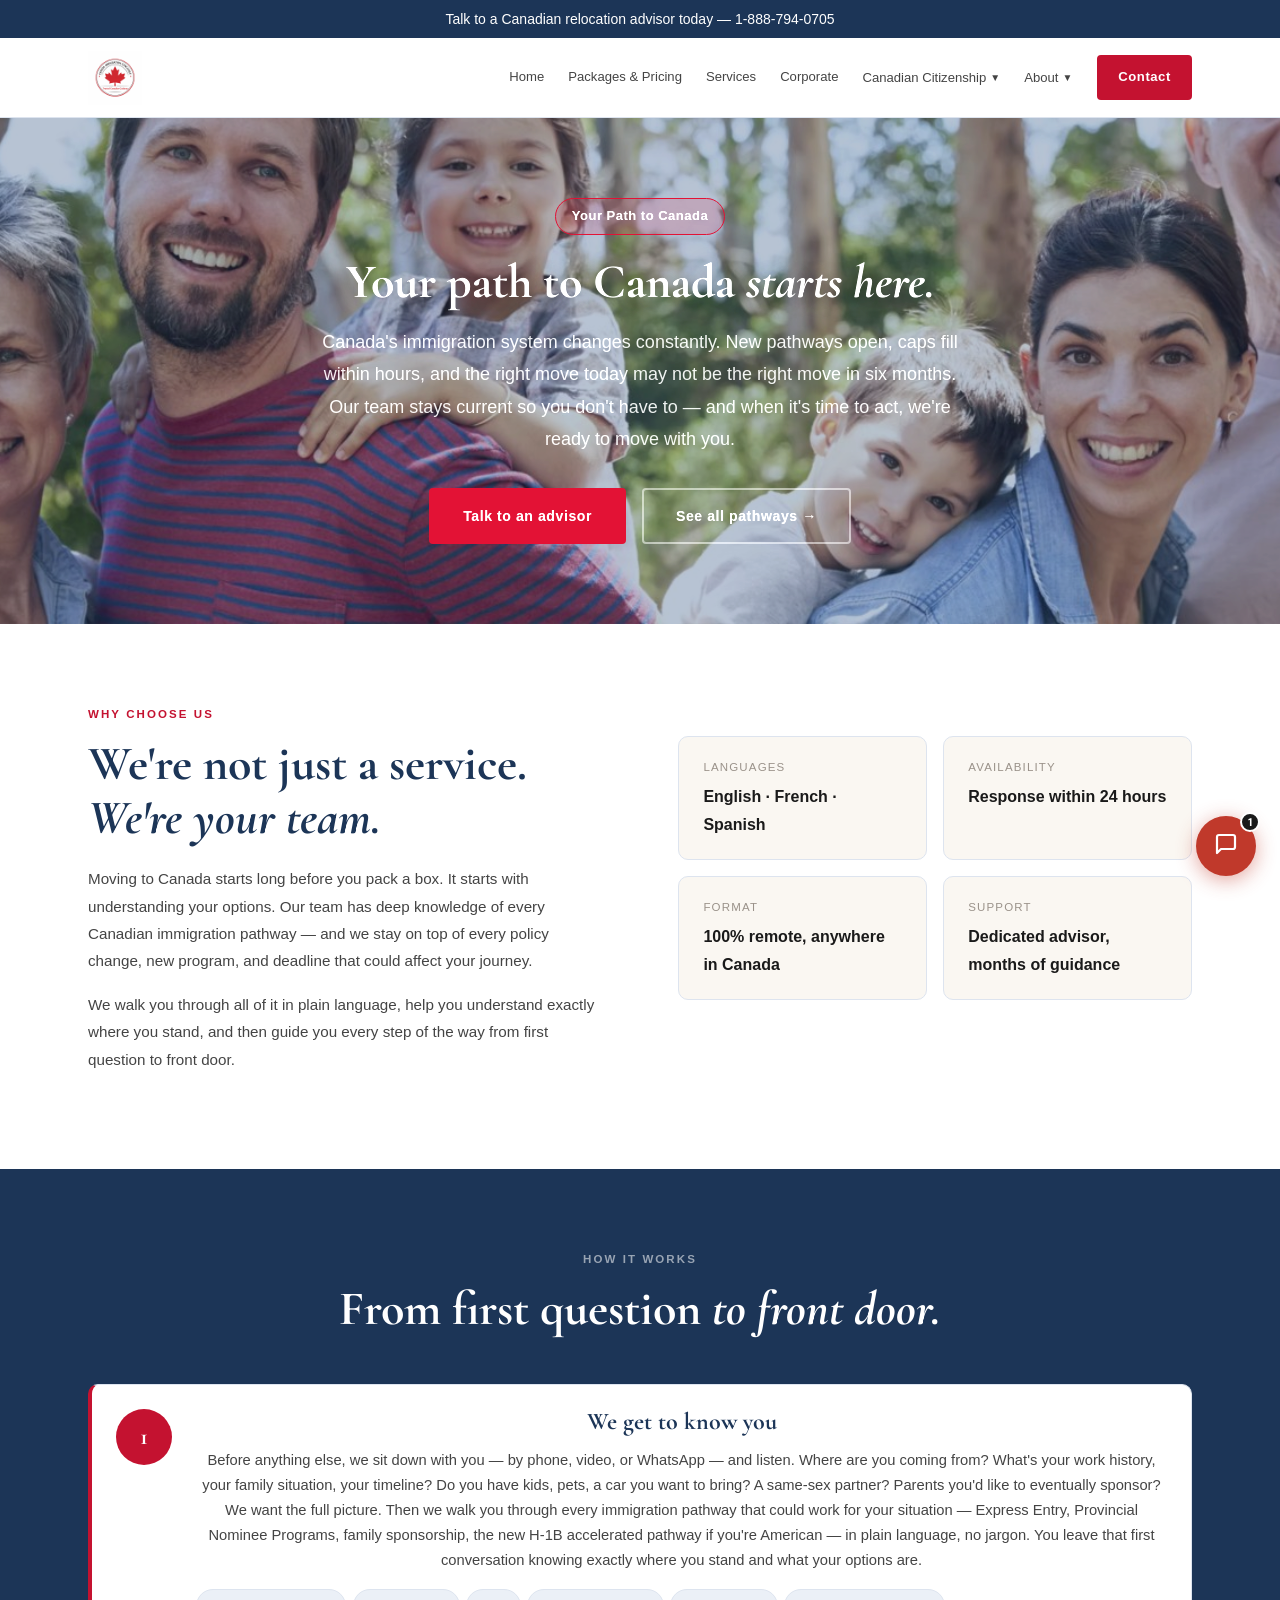
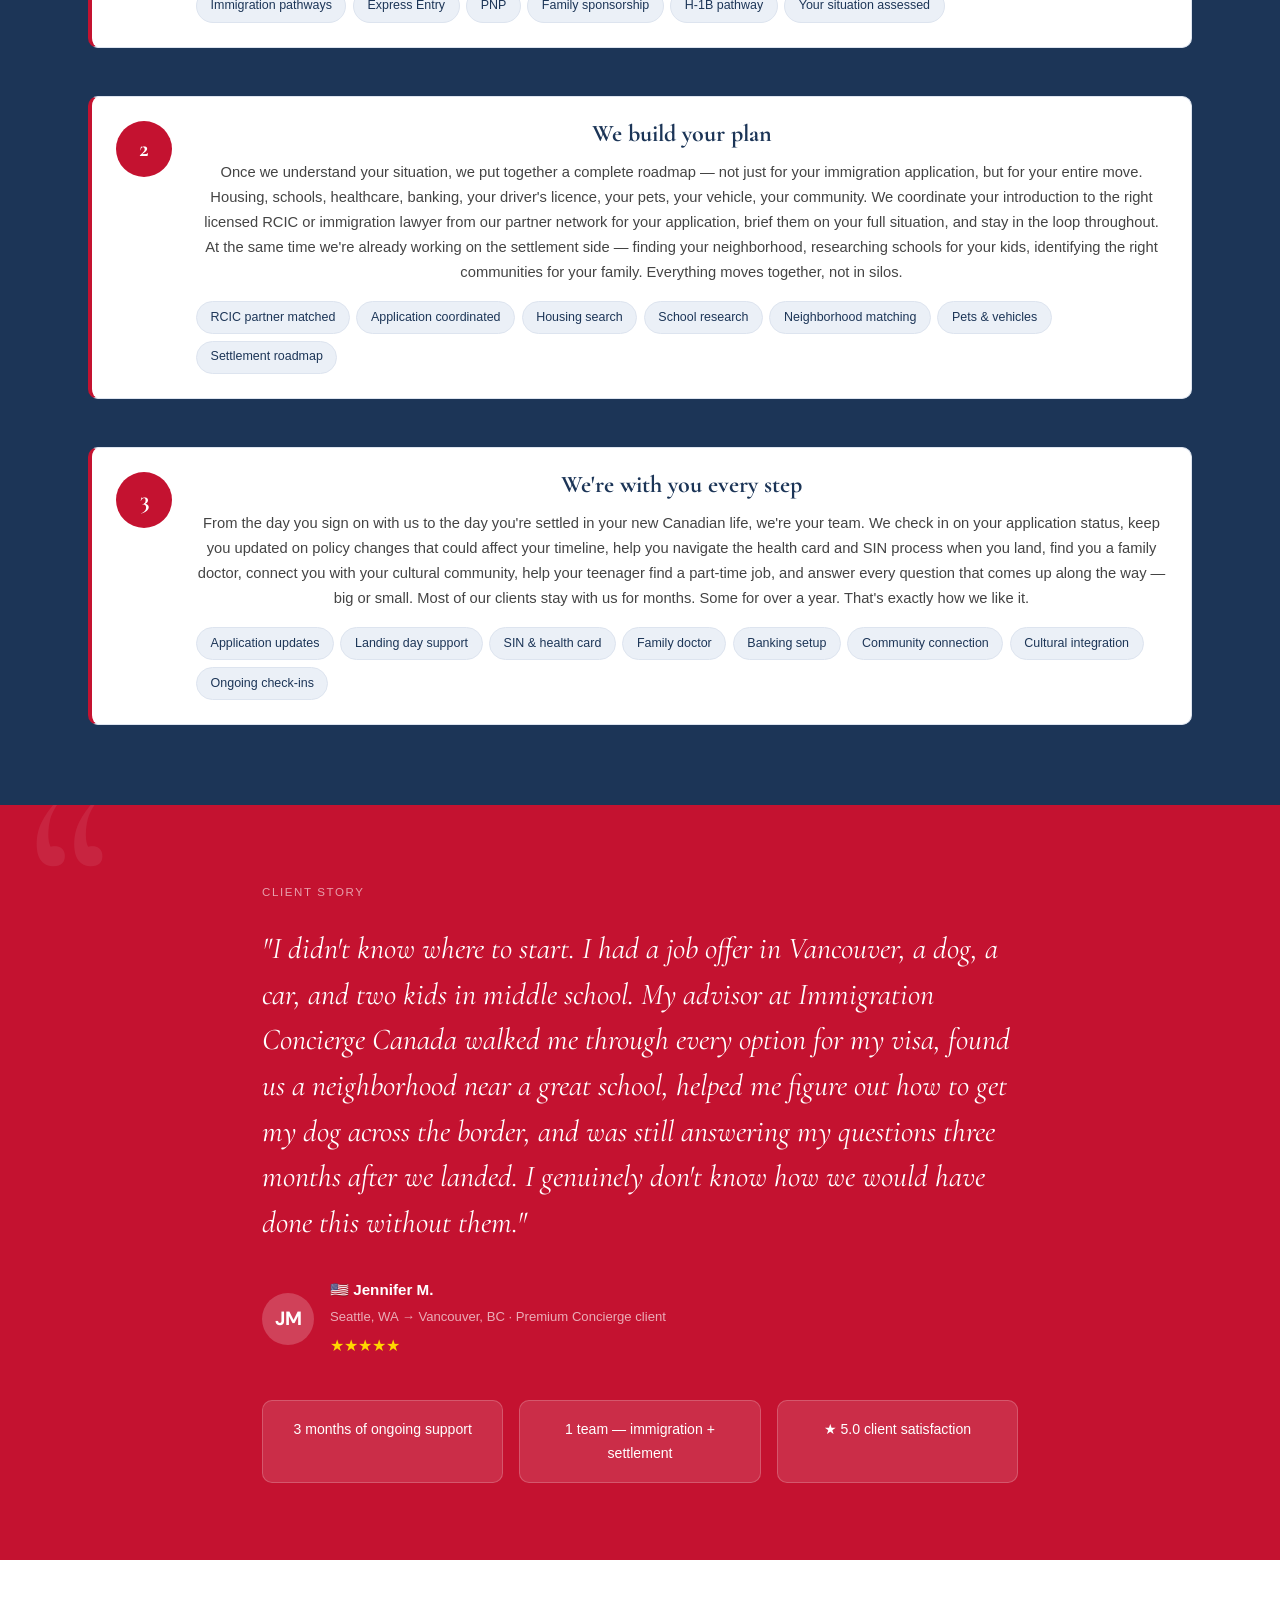
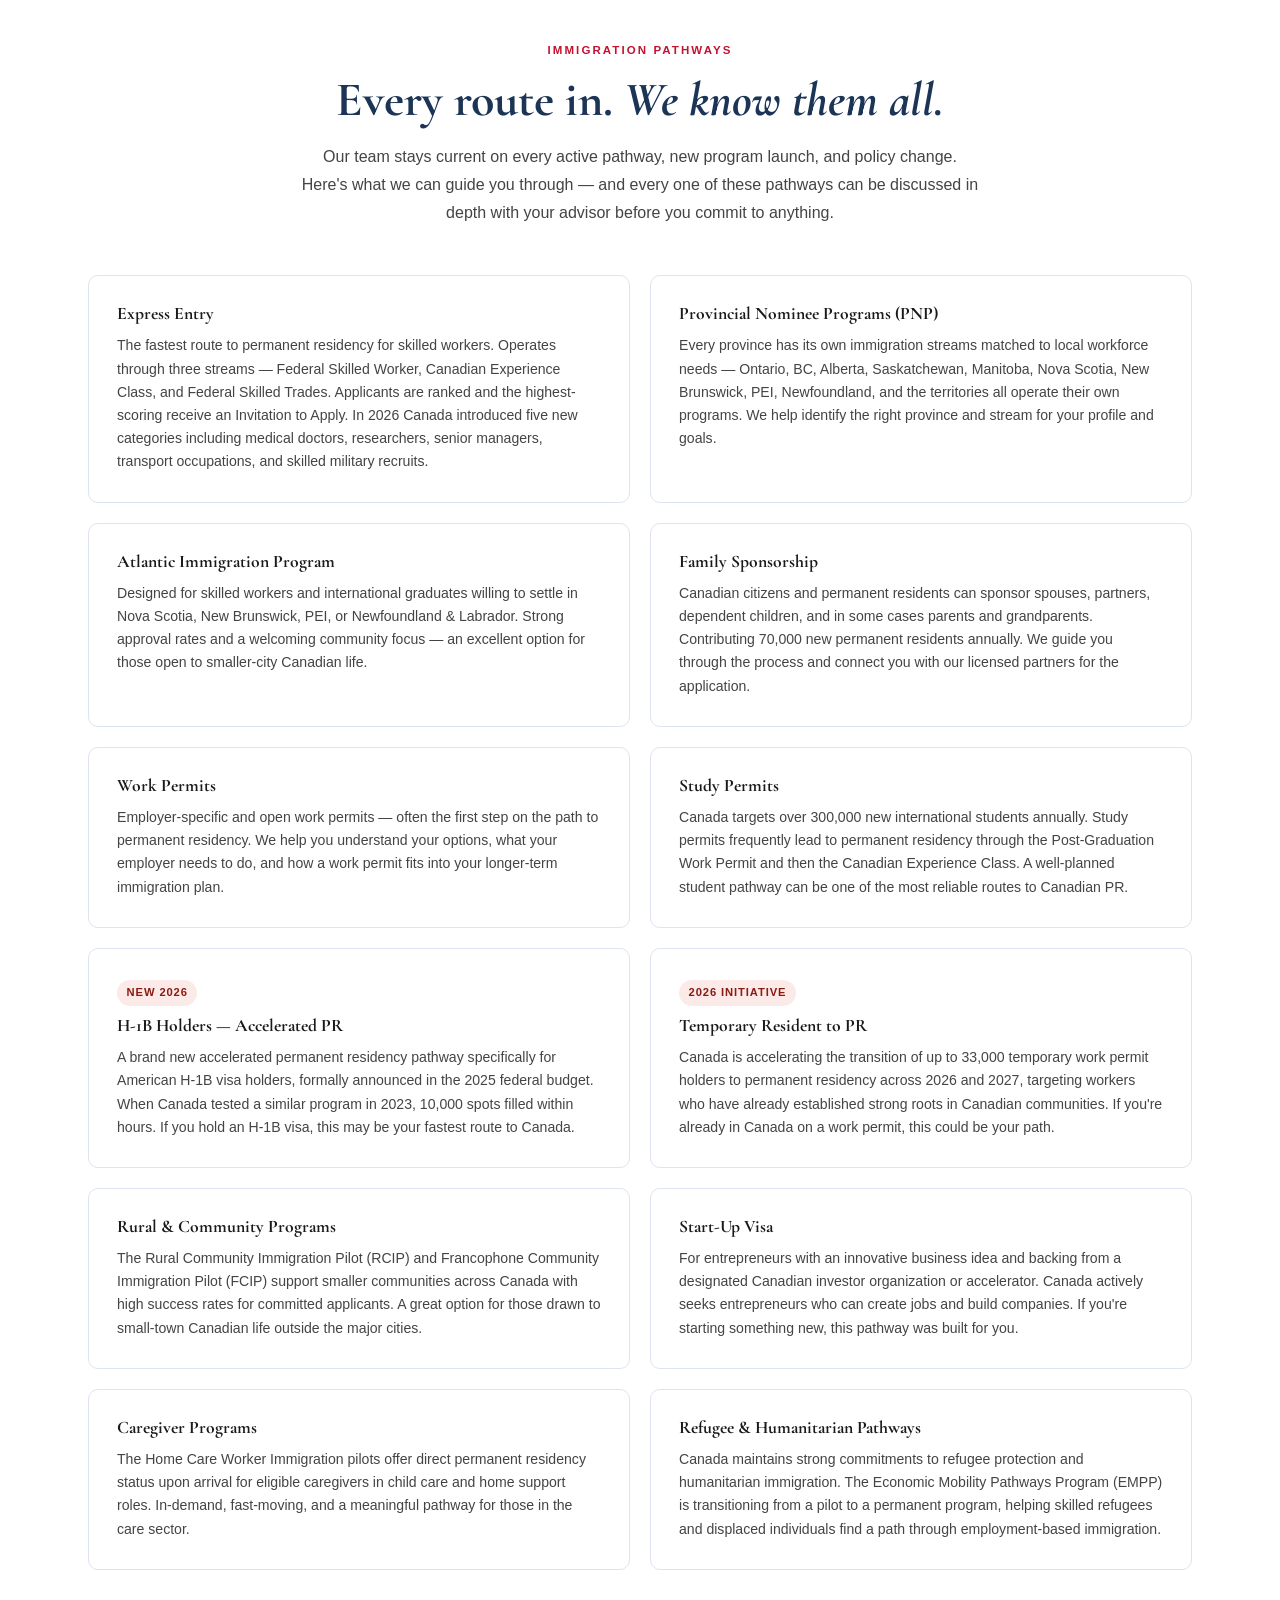
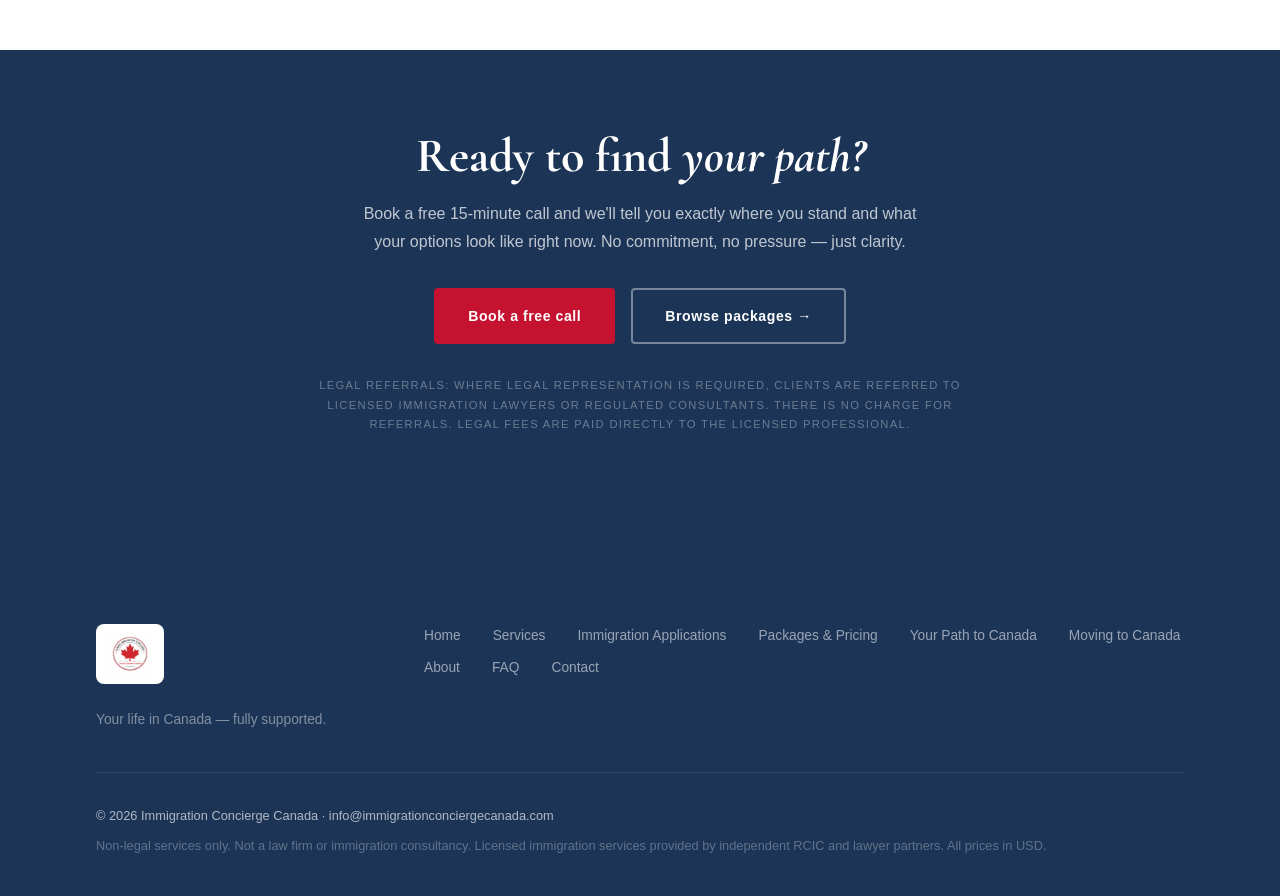
<file: your-path-to-canada.html>
<!DOCTYPE html>
<html lang="en">
<head>
  <meta charset="UTF-8">
  <meta name="viewport" content="width=device-width, initial-scale=1.0">
  <title>Your Path to Canada — Immigration Concierge Canada</title>
  <meta name="description" content="Every Canadian immigration pathway explained. Express Entry, PNPs, family sponsorship, H-1B accelerated PR, and more. Your dedicated advisor walks you through all of it.">
  <link rel="preconnect" href="https://fonts.googleapis.com">
  <link rel="preconnect" href="https://fonts.gstatic.com" crossorigin>
  <link href="https://fonts.googleapis.com/css2?family=Cormorant+Garamond:ital,wght@0,400;0,600;0,700;1,400;1,600&family=DM+Sans:wght@400;500;600;700&display=swap" rel="stylesheet">
  <link rel="stylesheet" href="css/styles.css">
  <style>
    /* ---- PAGE-SPECIFIC STYLES ---- */

    /* Stat cards 2x2 */
    .why-stats {
      display: grid;
      grid-template-columns: 1fr 1fr;
      gap: 1rem;
      margin-top: 2rem;
    }
    .why-stat-card {
      background: var(--cream);
      border: 1px solid var(--border);
      border-radius: var(--radius);
      padding: 1.25rem 1.5rem;
    }
    .why-stat-card .lbl {
      display: block;
      font-size: 0.72rem;
      text-transform: uppercase;
      letter-spacing: 0.1em;
      color: var(--light);
      margin-bottom: 0.35rem;
    }
    .why-stat-card .val {
      font-size: 1rem;
      font-weight: 600;
      color: var(--charcoal);
    }

    /* Steps */
    .steps-list { display: flex; flex-direction: column; gap: 3rem; margin-top: 2.5rem; }
    .step { display: grid; grid-template-columns: 56px 1fr; gap: 1.5rem; align-items: start; }
    .step-num {
      width: 56px; height: 56px; border-radius: 50%;
      background: var(--red); color: #fff;
      display: flex; align-items: center; justify-content: center;
      font-family: 'Cormorant Garamond', serif;
      font-size: 1.5rem; font-weight: 700;
      flex-shrink: 0;
    }
    .step-body h3 { font-size: clamp(1.2rem,2vw,1.5rem); margin-bottom: 0.75rem; }
    .step-body p { color: var(--mid); line-height: 1.7; margin-bottom: 1rem; }
    .step-tags { display: flex; flex-wrap: wrap; gap: 0.4rem; }
    .step-tag {
      background: var(--white);
      border: 1px solid var(--border);
      border-radius: 50px;
      padding: 0.3rem 0.85rem;
      font-size: 0.78rem;
      color: var(--mid);
      font-weight: 500;
    }

    /* Testimonial section */
    .testimonial-section {
      background: var(--red);
      padding: clamp(3rem,6vw,6rem) 0;
      position: relative;
      overflow: hidden;
    }
    .testimonial-section::before {
      content: '\201C';
      position: absolute;
      top: -0.2em;
      left: 0.1em;
      font-family: 'Cormorant Garamond', serif;
      font-size: clamp(12rem, 20vw, 22rem);
      color: rgba(255,255,255,0.08);
      line-height: 1;
      pointer-events: none;
    }
    .testimonial-inner { max-width: 820px; margin: 0 auto; padding: 0 2rem; position: relative; z-index: 1; }
    .testimonial-eyebrow {
      font-size: 0.72rem; text-transform: uppercase; letter-spacing: 0.14em;
      color: rgba(255,255,255,0.6); margin-bottom: 1.5rem;
    }
    .testimonial-quote {
      font-family: 'Cormorant Garamond', serif;
      font-size: clamp(1.25rem,2.5vw,1.9rem);
      font-style: italic;
      color: #fff;
      line-height: 1.5;
      margin-bottom: 2rem;
    }
    .testimonial-client { display: flex; align-items: center; gap: 1rem; margin-bottom: 2.5rem; }
    .testimonial-avatar {
      width: 52px; height: 52px; border-radius: 50%;
      background: rgba(255,255,255,0.2);
      display: flex; align-items: center; justify-content: center;
      font-size: 1.2rem; font-weight: 700; color: #fff;
      font-family: 'DM Sans', sans-serif;
      flex-shrink: 0;
    }
    .testimonial-name { color: #fff; font-weight: 600; font-size: 0.95rem; }
    .testimonial-loc { color: rgba(255,255,255,0.65); font-size: 0.82rem; margin-top: 0.1rem; }
    .testimonial-stars { color: #FFD700; font-size: 1rem; margin-top: 0.2rem; }
    .testimonial-stats {
      display: grid; grid-template-columns: repeat(3,1fr); gap: 1rem;
    }
    .testimonial-stat {
      background: rgba(250,247,242,0.12);
      border: 1px solid rgba(255,255,255,0.2);
      border-radius: var(--radius);
      padding: 1rem 1.25rem;
      text-align: center;
      color: #fff;
      font-size: 0.88rem;
      font-weight: 500;
    }

    /* Pathway cards */
    .pathways-grid {
      display: grid;
      grid-template-columns: 1fr 1fr;
      gap: 1.25rem;
      margin-top: 2.5rem;
    }
    .pathway-card {
      background: var(--white);
      border: 1px solid var(--border);
      border-radius: var(--radius);
      padding: 1.75rem;
      transition: var(--transition);
    }
    .pathway-card:hover {
      border-color: var(--red);
      box-shadow: var(--shadow);
      transform: translateY(-3px);
    }
    .pathway-card h3 {
      font-size: 1.1rem;
      margin-bottom: 0.65rem;
      color: var(--charcoal);
    }
    .pathway-card p { font-size: 0.88rem; color: var(--mid); line-height: 1.65; }
    .pathway-badge {
      display: inline-block;
      background: var(--red-light);
      color: var(--red-dark);
      font-size: 0.7rem;
      font-weight: 600;
      text-transform: uppercase;
      letter-spacing: 0.08em;
      padding: 0.2rem 0.6rem;
      border-radius: 50px;
      margin-bottom: 0.65rem;
    }

    @media (max-width: 768px) {
      .why-stats { grid-template-columns: 1fr; }
      .step { grid-template-columns: 44px 1fr; gap: 1rem; }
      .step-num { width: 44px; height: 44px; font-size: 1.2rem; }
      .testimonial-stats { grid-template-columns: 1fr; }
      .pathways-grid { grid-template-columns: 1fr; }
    }
  </style>
</head>
<body>

<!-- ANNOUNCE BAR -->
<div class="announce-bar">Talk to a Canadian relocation advisor today &mdash; <a href="tel:18887940705" style="color:#fff;text-decoration:none;">1-888-794-0705</a></div>

<!-- NAV -->
<nav class="nav" id="nav">
  <div class="nav-inner">
    <a href="index.html" class="nav-logo"><img src="images/logo.png" alt="Immigration Concierge Canada"></a>
    <button class="nav-toggle" id="navToggle" aria-label="Toggle menu"><span></span><span></span><span></span></button>
    <div class="nav-menu" id="navMenu">
      <a href="index.html" class="nav-link">Home</a>
      <a href="packages.html" class="nav-link">Packages &amp; Pricing</a>
      <a href="services.html" class="nav-link">Services</a>
      <a href="corporate.html" class="nav-link">Corporate</a>
      <div class="nav-dropdown">
        <button class="nav-link nav-dropdown-toggle" aria-expanded="false">Canadian Citizenship <span class="nav-chevron">&#9660;</span></button>
        <div class="nav-dropdown-menu">
          <a href="citizenship-by-descent.html" class="nav-dropdown-item">Canadian Citizenship</a>
          <a href="immigration.html" class="nav-dropdown-item">Immigration Pathways</a>
        </div>
      </div>
      <div class="nav-dropdown">
        <button class="nav-link nav-dropdown-toggle" aria-expanded="false">About <span class="nav-chevron">&#9660;</span></button>
        <div class="nav-dropdown-menu">
          <a href="about.html" class="nav-dropdown-item">About</a>
          <a href="moving-to-canada.html" class="nav-dropdown-item">Moving to Canada</a>
          <a href="faq.html" class="nav-dropdown-item">FAQ</a>
        </div>
      </div>
      <a href="contact.html" class="btn btn-red">Contact</a>
    </div>
  </div>
</nav>

<!-- HERO -->
<section class="page-hero page-hero-bright" style="background-image:url('images/family-hero.jpg');background-position:center 30%;">
  <div class="page-hero-inner">
    <div class="eyebrow">Your Path to Canada</div>
    <h1>Your path to Canada <em>starts here.</em></h1>
    <p>Canada's immigration system changes constantly. New pathways open, caps fill within hours, and the right move today may not be the right move in six months. Our team stays current so you don't have to — and when it's time to act, we're ready to move with you.</p>
    <div class="btn-group" style="margin-top:1.5rem">
      <a href="contact.html" class="btn btn-primary">Talk to an advisor</a>
      <a href="#pathways" class="btn btn-ghost">See all pathways →</a>
    </div>
  </div>
</section>

<!-- SECTION 2 — WHY CHOOSE US -->
<section class="section">
  <div class="container">
    <div class="two-col">

      <div class="col-left fade-in">
        <div class="eyebrow">Why Choose Us</div>
        <h2>We're not just a service.<br><em>We're your team.</em></h2>
        <p>Moving to Canada starts long before you pack a box. It starts with understanding your options. Our team has deep knowledge of every Canadian immigration pathway — and we stay on top of every policy change, new program, and deadline that could affect your journey.</p>
        <p>We walk you through all of it in plain language, help you understand exactly where you stand, and then guide you every step of the way from first question to front door.</p>
      </div>

      <div class="col-right fade-in">
        <div class="why-stats">
          <div class="why-stat-card">
            <span class="lbl">Languages</span>
            <span class="val">English · French · Spanish</span>
          </div>
          <div class="why-stat-card">
            <span class="lbl">Availability</span>
            <span class="val">Response within 24 hours</span>
          </div>
          <div class="why-stat-card">
            <span class="lbl">Format</span>
            <span class="val">100% remote, anywhere in Canada</span>
          </div>
          <div class="why-stat-card">
            <span class="lbl">Support</span>
            <span class="val">Dedicated advisor, months of guidance</span>
          </div>
        </div>
      </div>

    </div>
  </div>
</section>

<!-- SECTION 3 — HOW IT WORKS -->
<section class="section alt-bg">
  <div class="container">
    <div class="section-header fade-in">
      <div class="eyebrow">How It Works</div>
      <h2>From first question <em>to front door.</em></h2>
    </div>

    <div class="steps-list">

      <div class="step fade-in">
        <div class="step-num">1</div>
        <div class="step-body">
          <h3>We get to know you</h3>
          <p>Before anything else, we sit down with you — by phone, video, or WhatsApp — and listen. Where are you coming from? What's your work history, your family situation, your timeline? Do you have kids, pets, a car you want to bring? A same-sex partner? Parents you'd like to eventually sponsor? We want the full picture. Then we walk you through every immigration pathway that could work for your situation — Express Entry, Provincial Nominee Programs, family sponsorship, the new H-1B accelerated pathway if you're American — in plain language, no jargon. You leave that first conversation knowing exactly where you stand and what your options are.</p>
          <div class="step-tags">
            <span class="step-tag">Immigration pathways</span>
            <span class="step-tag">Express Entry</span>
            <span class="step-tag">PNP</span>
            <span class="step-tag">Family sponsorship</span>
            <span class="step-tag">H-1B pathway</span>
            <span class="step-tag">Your situation assessed</span>
          </div>
        </div>
      </div>

      <div class="step fade-in">
        <div class="step-num">2</div>
        <div class="step-body">
          <h3>We build your plan</h3>
          <p>Once we understand your situation, we put together a complete roadmap — not just for your immigration application, but for your entire move. Housing, schools, healthcare, banking, your driver's licence, your pets, your vehicle, your community. We coordinate your introduction to the right licensed RCIC or immigration lawyer from our partner network for your application, brief them on your full situation, and stay in the loop throughout. At the same time we're already working on the settlement side — finding your neighborhood, researching schools for your kids, identifying the right communities for your family. Everything moves together, not in silos.</p>
          <div class="step-tags">
            <span class="step-tag">RCIC partner matched</span>
            <span class="step-tag">Application coordinated</span>
            <span class="step-tag">Housing search</span>
            <span class="step-tag">School research</span>
            <span class="step-tag">Neighborhood matching</span>
            <span class="step-tag">Pets &amp; vehicles</span>
            <span class="step-tag">Settlement roadmap</span>
          </div>
        </div>
      </div>

      <div class="step fade-in">
        <div class="step-num">3</div>
        <div class="step-body">
          <h3>We're with you every step</h3>
          <p>From the day you sign on with us to the day you're settled in your new Canadian life, we're your team. We check in on your application status, keep you updated on policy changes that could affect your timeline, help you navigate the health card and SIN process when you land, find you a family doctor, connect you with your cultural community, help your teenager find a part-time job, and answer every question that comes up along the way — big or small. Most of our clients stay with us for months. Some for over a year. That's exactly how we like it.</p>
          <div class="step-tags">
            <span class="step-tag">Application updates</span>
            <span class="step-tag">Landing day support</span>
            <span class="step-tag">SIN &amp; health card</span>
            <span class="step-tag">Family doctor</span>
            <span class="step-tag">Banking setup</span>
            <span class="step-tag">Community connection</span>
            <span class="step-tag">Cultural integration</span>
            <span class="step-tag">Ongoing check-ins</span>
          </div>
        </div>
      </div>

    </div>
  </div>
</section>

<!-- SECTION 4 — TESTIMONIAL -->
<div class="testimonial-section">
  <div class="testimonial-inner">
    <div class="testimonial-eyebrow">Client Story</div>
    <p class="testimonial-quote">"I didn't know where to start. I had a job offer in Vancouver, a dog, a car, and two kids in middle school. My advisor at Immigration Concierge Canada walked me through every option for my visa, found us a neighborhood near a great school, helped me figure out how to get my dog across the border, and was still answering my questions three months after we landed. I genuinely don't know how we would have done this without them."</p>
    <div class="testimonial-client">
      <div class="testimonial-avatar">JM</div>
      <div>
        <div class="testimonial-name">🇺🇸 Jennifer M.</div>
        <div class="testimonial-loc">Seattle, WA → Vancouver, BC · Premium Concierge client</div>
        <div class="testimonial-stars">★★★★★</div>
      </div>
    </div>
    <div class="testimonial-stats">
      <div class="testimonial-stat">3 months of ongoing support</div>
      <div class="testimonial-stat">1 team — immigration + settlement</div>
      <div class="testimonial-stat">★ 5.0 client satisfaction</div>
    </div>
  </div>
</div>

<!-- SECTION 5 — PATHWAYS -->
<section class="section" id="pathways">
  <div class="container">
    <div class="section-header fade-in">
      <div class="eyebrow">Immigration Pathways</div>
      <h2>Every route in. <em>We know them all.</em></h2>
      <p class="intro">Our team stays current on every active pathway, new program launch, and policy change. Here's what we can guide you through — and every one of these pathways can be discussed in depth with your advisor before you commit to anything.</p>
    </div>

    <div class="pathways-grid fade-in-group">

      <div class="pathway-card">
        <h3>Express Entry</h3>
        <p>The fastest route to permanent residency for skilled workers. Operates through three streams — Federal Skilled Worker, Canadian Experience Class, and Federal Skilled Trades. Applicants are ranked and the highest-scoring receive an Invitation to Apply. In 2026 Canada introduced five new categories including medical doctors, researchers, senior managers, transport occupations, and skilled military recruits.</p>
      </div>

      <div class="pathway-card">
        <h3>Provincial Nominee Programs (PNP)</h3>
        <p>Every province has its own immigration streams matched to local workforce needs — Ontario, BC, Alberta, Saskatchewan, Manitoba, Nova Scotia, New Brunswick, PEI, Newfoundland, and the territories all operate their own programs. We help identify the right province and stream for your profile and goals.</p>
      </div>

      <div class="pathway-card">
        <h3>Atlantic Immigration Program</h3>
        <p>Designed for skilled workers and international graduates willing to settle in Nova Scotia, New Brunswick, PEI, or Newfoundland &amp; Labrador. Strong approval rates and a welcoming community focus — an excellent option for those open to smaller-city Canadian life.</p>
      </div>

      <div class="pathway-card">
        <h3>Family Sponsorship</h3>
        <p>Canadian citizens and permanent residents can sponsor spouses, partners, dependent children, and in some cases parents and grandparents. Contributing 70,000 new permanent residents annually. We guide you through the process and connect you with our licensed partners for the application.</p>
      </div>

      <div class="pathway-card">
        <h3>Work Permits</h3>
        <p>Employer-specific and open work permits — often the first step on the path to permanent residency. We help you understand your options, what your employer needs to do, and how a work permit fits into your longer-term immigration plan.</p>
      </div>

      <div class="pathway-card">
        <h3>Study Permits</h3>
        <p>Canada targets over 300,000 new international students annually. Study permits frequently lead to permanent residency through the Post-Graduation Work Permit and then the Canadian Experience Class. A well-planned student pathway can be one of the most reliable routes to Canadian PR.</p>
      </div>

      <div class="pathway-card">
        <span class="pathway-badge">New 2026</span>
        <h3>H-1B Holders — Accelerated PR</h3>
        <p>A brand new accelerated permanent residency pathway specifically for American H-1B visa holders, formally announced in the 2025 federal budget. When Canada tested a similar program in 2023, 10,000 spots filled within hours. If you hold an H-1B visa, this may be your fastest route to Canada.</p>
      </div>

      <div class="pathway-card">
        <span class="pathway-badge">2026 Initiative</span>
        <h3>Temporary Resident to PR</h3>
        <p>Canada is accelerating the transition of up to 33,000 temporary work permit holders to permanent residency across 2026 and 2027, targeting workers who have already established strong roots in Canadian communities. If you're already in Canada on a work permit, this could be your path.</p>
      </div>

      <div class="pathway-card">
        <h3>Rural &amp; Community Programs</h3>
        <p>The Rural Community Immigration Pilot (RCIP) and Francophone Community Immigration Pilot (FCIP) support smaller communities across Canada with high success rates for committed applicants. A great option for those drawn to small-town Canadian life outside the major cities.</p>
      </div>

      <div class="pathway-card">
        <h3>Start-Up Visa</h3>
        <p>For entrepreneurs with an innovative business idea and backing from a designated Canadian investor organization or accelerator. Canada actively seeks entrepreneurs who can create jobs and build companies. If you're starting something new, this pathway was built for you.</p>
      </div>

      <div class="pathway-card">
        <h3>Caregiver Programs</h3>
        <p>The Home Care Worker Immigration pilots offer direct permanent residency status upon arrival for eligible caregivers in child care and home support roles. In-demand, fast-moving, and a meaningful pathway for those in the care sector.</p>
      </div>

      <div class="pathway-card">
        <h3>Refugee &amp; Humanitarian Pathways</h3>
        <p>Canada maintains strong commitments to refugee protection and humanitarian immigration. The Economic Mobility Pathways Program (EMPP) is transitioning from a pilot to a permanent program, helping skilled refugees and displaced individuals find a path through employment-based immigration.</p>
      </div>

    </div>
  </div>
</section>

<!-- SECTION 6 — BOTTOM CTA -->
<section class="cta-section dark">
  <h2>Ready to find <em>your path?</em></h2>
  <p>Book a free 15-minute call and we'll tell you exactly where you stand and what your options look like right now. No commitment, no pressure — just clarity.</p>
  <div class="btn-group" style="justify-content:center">
    <a href="contact.html" class="btn btn-primary">Book a free call</a>
    <a href="packages.html" class="btn btn-ghost-white">Browse packages →</a>
  </div>
  <p class="footnote" style="margin-top:2rem;max-width:680px;margin-left:auto;margin-right:auto">Legal referrals: Where legal representation is required, clients are referred to licensed immigration lawyers or regulated consultants. There is no charge for referrals. Legal fees are paid directly to the licensed professional.</p>
</section>

<!-- FOOTER -->
<footer class="footer">
  <div class="container">
    <div class="footer-top">
      <div class="footer-brand">
        <div class="footer-logo-wrap"><img src="images/logo.png" alt="Immigration Concierge Canada" class="footer-logo"></div>
        <p>Your life in Canada — fully supported.</p>
      </div>
      <nav class="footer-nav">
        <a href="index.html">Home</a>
        <a href="services.html">Services</a>
        <a href="immigration.html">Immigration Applications</a>
        <a href="packages.html">Packages &amp; Pricing</a>
        <a href="your-path-to-canada.html">Your Path to Canada</a>
        <a href="moving-to-canada.html">Moving to Canada</a>
        <a href="about.html">About</a>
        <a href="faq.html">FAQ</a>
        <a href="contact.html">Contact</a>
      </nav>
    </div>
    <div class="footer-bottom">
      <p>© 2026 Immigration Concierge Canada · <a href="mailto:info@immigrationconciergecanada.com">info@immigrationconciergecanada.com</a></p>
      <p class="footer-legal">Non-legal services only. Not a law firm or immigration consultancy. Licensed immigration services provided by independent RCIC and lawyer partners. All prices in USD.</p>
    </div>
  </div>
</footer>

<script src="js/main.js"></script>
<script src="js/chatbot.js"></script>
</body>
</html>
</file>
<file: css/styles.css>
/* ============================================================
   CANADIAN IMMIGRATION CONCIERGE — STYLES
   ============================================================ */

/* VARIABLES */
:root {
  --red:        #C41230;
  --red-dark:   #8B1A11;
  --red-light:  #fceae9;
  --navy:       #1C3557;
  --navy-light: rgba(255,255,255,0.10);
  --charcoal:   #1a1a1a;
  --mid:        #444444;
  --light:      #9A928A;
  --cream:      #FAF7F2;
  --cream-dark: #F0EBE1;
  --bg:         #ffffff;
  --white:      #FFFFFF;
  --border:     #dde4ef;

  --bar-h:    38px;
  --nav-h:    80px;
  --radius:   10px;
  --radius-sm: 6px;
  --shadow:   0 4px 24px rgba(28,28,28,0.08);
  --shadow-lg: 0 8px 48px rgba(28,28,28,0.14);
  --transition: .4s cubic-bezier(.65,0,.35,1);
  --max-w:    1200px;
  --pad:      clamp(1.5rem, 4vw, 3rem);
  --section-pad: 5rem;
}

/* RESET */
*, *::before, *::after { box-sizing: border-box; margin: 0; padding: 0; }

html {
  scroll-behavior: smooth;
  scrollbar-width: thin;
  scrollbar-color: #a88862 #e6e6e6;
}

body {
  font-family: 'Inter', sans-serif;
  font-size: 16px;
  line-height: 1.75;
  color: #444444;
  background: var(--bg);
  -webkit-font-smoothing: antialiased;
  overflow-x: hidden;
  transition: .4s cubic-bezier(.65,0,.35,1);
}

img { max-width: 100%; display: block; }
a { color: inherit; text-decoration: none; }
ul { list-style: none; }
button { cursor: pointer; border: none; background: none; font-family: inherit; }

/* TYPOGRAPHY */
h1, h2, h3, h4, h5 {
  font-family: 'Cormorant Garamond', serif;
  line-height: 1.12;
  font-weight: 700;
}
h1 { font-size: clamp(2.6rem, 5vw, 4.5rem); }
h2 { font-size: clamp(2rem, 4vw, 3rem); font-weight: 800; }
h3 { font-size: clamp(1.5rem, 2.5vw, 2rem); }
h4 { font-size: clamp(1.1rem, 1.8vw, 1.4rem); font-weight: 700; }
em { font-style: italic; }

.eyebrow {
  font-family: 'Inter', sans-serif;
  font-size: 0.72rem;
  font-weight: 700;
  letter-spacing: 0.18em;
  text-transform: uppercase;
  color: var(--red);
  display: block;
  margin-bottom: 0.85rem;
}

/* LAYOUT */
.container {
  max-width: var(--max-w);
  margin: 0 auto;
  padding: 0 var(--pad);
}

.section { padding: var(--section-pad) 0; background: #ffffff; }
.section.alt-bg { background: #1C3557; }

.section-header { text-align: center; max-width: 680px; margin: 0 auto 3rem; }
.section-header h2 { margin-bottom: 1rem; }
.section-header .intro,
.intro {
  color: #444444;
  font-size: 1rem;
  line-height: 1.75;
  margin-top: 0.75rem;
}

/* PRICE */
.price {
  font-family: 'Cormorant Garamond', serif;
  font-size: clamp(2rem, 4vw, 2.75rem);
  font-weight: 700;
  color: var(--charcoal);
  line-height: 1.1;
}
.price small {
  font-size: 0.42em;
  font-weight: 400;
  color: var(--light);
  letter-spacing: 0.1em;
  text-transform: uppercase;
}

/* ============================================================
   BUTTONS
   ============================================================ */
.btn {
  display: inline-flex;
  align-items: center;
  justify-content: center;
  gap: 0.4rem;
  padding: 0.875rem 2rem;
  border-radius: 4px;
  font-family: 'Inter', sans-serif;
  font-size: 0.88rem;
  font-weight: 600;
  letter-spacing: 0.04em;
  transition: var(--transition);
  white-space: nowrap;
  cursor: pointer;
  border: 2px solid transparent;
}
.btn-primary, .btn-red {
  background: var(--red);
  color: var(--white);
  border-color: var(--red);
}
.btn-primary:hover, .btn-red:hover {
  background: var(--red-dark);
  border-color: var(--red-dark);
}
.btn-outline {
  background: transparent;
  color: var(--charcoal);
  border-color: var(--charcoal);
}
.btn-outline:hover { background: var(--charcoal); color: var(--white); }
.btn-ghost {
  background: transparent;
  color: var(--white);
  border-color: rgba(255,255,255,0.45);
}
.btn-ghost:hover { border-color: var(--white); background: rgba(255,255,255,0.08); }
.btn-ghost-white {
  background: transparent;
  color: var(--white);
  border-color: rgba(255,255,255,0.4);
}
.btn-ghost-white:hover { border-color: var(--white); }
.btn-group {
  display: flex;
  flex-wrap: wrap;
  gap: 1rem;
  align-items: center;
}

/* ============================================================
   ANNOUNCEMENT BAR
   ============================================================ */
.announce-bar {
  position: fixed;
  top: 0; left: 0; right: 0;
  z-index: 1001;
  background: #1C3557;
  color: #fff;
  text-align: center;
  font-size: 14px;
  font-family: 'Inter', sans-serif;
  padding: 10px var(--pad);
  height: var(--bar-h);
  line-height: 1.3;
}

/* ============================================================
   NAVIGATION
   ============================================================ */
.nav {
  position: fixed;
  top: var(--bar-h); left: 0; right: 0;
  z-index: 1000;
  background: var(--white);
  border-bottom: 1px solid var(--border);
  height: var(--nav-h);
  transition: box-shadow .3s;
}
.nav.scrolled { box-shadow: 0 2px 24px rgba(28,28,28,0.1); }

.nav-inner {
  max-width: var(--max-w);
  margin: 0 auto;
  padding: 0 var(--pad);
  height: 100%;
  display: flex;
  align-items: center;
  gap: 1.5rem;
}
.nav-logo { flex-shrink: 0; }
.nav-logo img { height: 54px; width: auto; }

.nav-menu {
  display: flex;
  align-items: center;
  gap: 0.1rem;
  margin-left: auto;
}
.nav-link {
  padding: 0.45rem 0.7rem;
  font-size: 0.82rem;
  font-weight: 500;
  color: var(--mid);
  border-radius: 4px;
  transition: color .2s;
  white-space: nowrap;
}
.nav-link:hover, .nav-link.active { color: var(--charcoal); }
.nav-link.active { font-weight: 700; }
.nav-menu .btn { margin-left: 0.75rem; padding: 0.55rem 1.2rem; font-size: 0.82rem; }

/* ── Dropdown nav ── */
.nav-dropdown { position: relative; }
.nav-dropdown-toggle {
  background: none; border: none; cursor: pointer;
  font-family: inherit; display: flex; align-items: center; gap: 4px;
}
.nav-chevron { font-size: 10px; display: inline-block; transition: transform 0.2s; line-height: 1; }
.nav-dropdown-menu {
  /* use visibility+opacity so we can apply a close delay */
  visibility: hidden;
  opacity: 0;
  pointer-events: none;
  transition: opacity 0.12s ease, visibility 0s linear 0.18s;
  position: absolute;
  top: 100%;
  left: 0;
  background: #ffffff;
  border-top: 3px solid #C41230;
  border-radius: 0 0 8px 8px;
  box-shadow: 0 6px 24px rgba(28,53,87,0.18);
  min-width: 240px;
  z-index: 300;
  padding: 0.35rem 0;
}
/* invisible hover bridge — fills the gap between trigger and menu */
.nav-dropdown-menu::before {
  content: '';
  position: absolute;
  top: -10px;
  left: 0;
  right: 0;
  height: 10px;
}
.nav-dropdown:hover .nav-dropdown-menu,
.nav-dropdown.open .nav-dropdown-menu {
  visibility: visible;
  opacity: 1;
  pointer-events: auto;
  transition: opacity 0.12s ease, visibility 0s linear 0s;
}
.nav-dropdown.open .nav-chevron,
.nav-dropdown:hover .nav-chevron { transform: rotate(180deg); }
.nav-dropdown-item {
  display: flex;
  align-items: center;
  min-height: 44px;
  padding: 12px 20px;
  font-size: 14px;
  color: #1C3557;
  font-weight: 500;
  text-decoration: none;
  white-space: nowrap;
}
.nav-dropdown-item:hover { background: #f0f4fa; color: #C41230; }

.nav-toggle {
  display: none;
  flex-direction: column;
  gap: 5px;
  padding: 8px;
  margin-left: auto;
}
.nav-toggle span {
  display: block;
  width: 24px; height: 2px;
  background: var(--charcoal);
  border-radius: 2px;
  transition: var(--transition);
}
.nav-toggle.open span:nth-child(1) { transform: translateY(7px) rotate(45deg); }
.nav-toggle.open span:nth-child(2) { opacity: 0; }
.nav-toggle.open span:nth-child(3) { transform: translateY(-7px) rotate(-45deg); }

/* ============================================================
   HERO — full-width photo with dark overlay
   ============================================================ */
.hero, .page-hero {
  position: relative;
  display: flex;
  align-items: center;
  justify-content: center;
  text-align: center;
  color: var(--white);
  overflow: hidden;
  padding: calc(var(--nav-h) + var(--bar-h) + 5rem) var(--pad) 5rem;
  background-size: cover;
  background-position: center;
  background-color: var(--charcoal);
  filter: brightness(1.12) saturate(1.05);
}
.hero { min-height: 520px; }
.page-hero { min-height: 520px; background-position: center 35%; }
.page-hero-bright::before { background: rgba(28,53,87,0.40) !important; }

/* COLLAGE HERO */
.collage-hero {
  position: relative;
  min-height: 90vh;
  display: flex;
  align-items: center;
  justify-content: center;
  overflow: hidden;
  text-align: center;
}
.collage-grid {
  position: absolute;
  inset: 0;
  display: grid;
  grid-template-columns: repeat(5, 1fr);
  grid-template-rows: repeat(2, 1fr);
}
.collage-grid div {
  background-size: cover;
  filter: brightness(1.12) saturate(1.05);
}
.collage-overlay {
  position: absolute;
  inset: 0;
  background: rgba(0,0,0,0.3);
  z-index: 1;
}
.collage-hero .page-hero-inner {
  color: #fff;
}
.collage-hero .page-hero-inner h1 { color: #fff; }
.collage-hero .page-hero-inner p { color: rgba(255,255,255,0.85); }

.hero::before, .page-hero::before {
  content: '';
  position: absolute; inset: 0;
  background: rgba(28,53,87,0.40);
  z-index: 1;
}
.hero > *, .page-hero > * { position: relative; z-index: 2; }

.hero-inner, .page-hero-inner {
  max-width: 860px;
  margin: 0 auto;
}
.hero h1, .page-hero h1 {
  color: var(--white);
  font-size: 48px;
  font-weight: 800;
  max-width: 780px;
  margin: 0 auto 1rem;
  line-height: 1.15;
  text-shadow: 0 2px 20px rgba(0,0,0,0.35);
}
.hero-subheading {
  font-family: 'Cormorant Garamond', serif;
  font-style: italic;
  font-size: clamp(1.3rem, 2.5vw, 1.6rem);
  color: rgba(255,255,255,0.9);
  max-width: 640px;
  margin: 0 auto 1.5rem;
}
.hero-sub, .page-hero p {
  font-size: 18px;
  color: rgba(255,255,255,0.80);
  max-width: 640px;
  margin: 0 auto 2rem;
  line-height: 1.8;
}
.hero .btn-group, .page-hero .btn-group { display: flex; justify-content: center; gap: 1rem; flex-wrap: wrap; }

.trust-bar {
  display: flex;
  flex-wrap: wrap;
  justify-content: center;
  gap: 0.6rem 1.5rem;
  padding-top: 2rem;
  border-top: 1px solid rgba(255,255,255,0.18);
}
.trust-bar span {
  font-size: 0.78rem;
  color: rgba(255,255,255,0.75);
  letter-spacing: 0.02em;
}

/* ============================================================
   STATS STRIP
   ============================================================ */
.stats-strip {
  background: #1C3557;
  padding: 3rem var(--pad);
}
.stats-strip .container {
  display: flex;
  flex-wrap: wrap;
  justify-content: center;
  gap: 2rem 4rem;
}
.stat { text-align: center; }
.stat .num {
  display: block;
  font-family: 'Cormorant Garamond', serif;
  font-size: clamp(2.5rem, 5vw, 3.5rem);
  font-weight: 700;
  color: var(--white);
  line-height: 1;
}
.stat .lbl {
  display: block;
  font-size: 0.72rem;
  letter-spacing: 0.12em;
  text-transform: uppercase;
  color: rgba(255,255,255,0.45);
  margin-top: 0.4rem;
}

/* ============================================================
   FEATURED CARD (Home page)
   ============================================================ */
.featured-card-wrap {
  background: #1C3557;
  padding: var(--section-pad) var(--pad);
}
.featured-card {
  max-width: 760px;
  margin: 0 auto;
  padding: clamp(2rem, 5vw, 3.5rem);
  background: var(--white);
  border-radius: var(--radius);
  box-shadow: var(--shadow-lg);
  text-align: center;
  border-top: 4px solid var(--red);
}
.card-label {
  display: inline-block;
  padding: 0.35rem 1.1rem;
  background: var(--red-light);
  color: var(--red);
  border-radius: 100px;
  font-size: 0.75rem;
  font-weight: 700;
  letter-spacing: 0.06em;
  text-transform: uppercase;
  margin-bottom: 1.25rem;
}
.featured-card h3 { margin-bottom: 0.75rem; }
.featured-card .price { margin-bottom: 1.75rem; }
.featured-card ul { text-align: left; margin-bottom: 1.5rem; }
.featured-card ul li {
  padding: 0.55rem 0 0.55rem 1.75rem;
  border-bottom: 1px solid var(--border);
  position: relative;
  color: var(--mid);
  font-size: 0.94rem;
}
.featured-card ul li:last-child { border-bottom: none; }
.featured-card ul li::before {
  content: '✓';
  position: absolute; left: 0;
  color: var(--red);
  font-weight: 700;
}
.card-footer {
  font-size: 0.72rem;
  color: var(--light);
  letter-spacing: 0.08em;
  text-transform: uppercase;
  margin-top: 1.25rem;
}

/* ============================================================
   SERVICE GRID (Home — What We Cover)
   ============================================================ */
.service-grid {
  display: grid;
  grid-template-columns: repeat(auto-fill, minmax(175px, 1fr));
  gap: 0.85rem;
  margin-top: 2.5rem;
}
.tile {
  background: var(--cream);
  border: 1px solid var(--border);
  border-radius: var(--radius-sm);
  padding: 1.1rem 1rem;
  font-size: 0.88rem;
  font-weight: 500;
  color: var(--mid);
  display: flex;
  align-items: center;
  gap: 0.65rem;
  transition: var(--transition);
}
.tile:hover {
  background: var(--red-light);
  border-color: var(--red);
  color: var(--red-dark);
  transform: translateY(-2px);
}
.tile-icon { font-size: 1.2rem; flex-shrink: 0; }

/* PHOTO GRID */
.photo-grid {
  display: grid;
  grid-template-columns: repeat(3, 1fr);
  gap: 6px;
  margin-top: 2.5rem;
  border-radius: var(--radius);
  overflow: hidden;
}
.photo-card {
  position: relative;
  display: flex;
  align-items: flex-end;
  height: 320px;
  background-size: cover;
  background-position: center;
  text-decoration: none;
  overflow: hidden;
}
.photo-card-overlay {
  position: absolute;
  inset: 0;
  background: linear-gradient(to top, rgba(0,0,0,0.72) 0%, rgba(0,0,0,0.1) 60%);
  transition: var(--transition);
}
.photo-card:hover .photo-card-overlay {
  background: linear-gradient(to top, rgba(192,57,43,0.82) 0%, rgba(0,0,0,0.2) 60%);
}
.photo-card-title {
  position: relative;
  z-index: 2;
  color: #fff;
  font-family: 'Inter', sans-serif;
  font-size: 0.88rem;
  font-weight: 600;
  padding: 1rem 1rem 1.1rem;
  line-height: 1.3;
  text-transform: uppercase;
  letter-spacing: 0.06em;
}
.photo-card:hover .photo-card-title { color: #fff; }
@media (max-width: 768px) { .photo-grid { grid-template-columns: repeat(2, 1fr); } }
@media (max-width: 480px) { .photo-card { height: 200px; } }

/* ============================================================
   PACKAGE CARDS
   ============================================================ */
.packages-grid {
  display: grid;
  grid-template-columns: repeat(auto-fit, minmax(285px, 1fr));
  gap: 1.5rem;
  margin-top: 2.5rem;
}
/* Homepage package teaser cards */
.pkg-teaser-grid {
  display: grid;
  grid-template-columns: repeat(3, 1fr);
  gap: 1.5rem;
  margin-top: 2.5rem;
}
@media (max-width: 768px) { .pkg-teaser-grid { grid-template-columns: 1fr; } }
.pkg-teaser-card {
  background: #ffffff;
  border: 1.5px solid #dde4ef;
  border-radius: 10px;
  padding: 2rem 1.75rem;
  text-align: center;
  position: relative;
  transition: var(--transition);
}
.pkg-teaser-card:hover { box-shadow: var(--shadow-lg); transform: translateY(-4px); }
.pkg-teaser-card.featured {
  border-color: var(--red);
  box-shadow: 0 0 0 2px var(--red);
}
.pkg-teaser-icon { font-size: 2rem; margin-bottom: 0.75rem; }
.pkg-teaser-card h3 { font-size: 1.15rem; font-weight: 700; color: var(--navy); margin-bottom: 0.5rem; }
.pkg-teaser-price { font-size: 1.6rem; font-weight: 800; color: var(--charcoal); margin-bottom: 0.5rem; }
.pkg-teaser-price small { font-size: 0.9rem; font-weight: 500; color: var(--light); }
.pkg-teaser-card p { font-size: 0.9rem; color: var(--mid); margin: 0; }

.package-card {
  background: #ffffff;
  border: 1.5px solid #dde4ef;
  border-left: 4px solid var(--red);
  border-radius: 10px;
  padding: 1.5rem;
  display: flex;
  flex-direction: column;
  transition: var(--transition);
  position: relative;
}
.package-card:hover { box-shadow: var(--shadow-lg); transform: translateY(-5px); }
.package-card.featured {
  border-color: var(--red);
  box-shadow: 0 0 0 1px var(--red);
}
.package-card .badge {
  position: absolute;
  top: -14px; left: 50%;
  transform: translateX(-50%);
  background: var(--red);
  color: var(--white);
  font-size: 0.7rem;
  font-weight: 700;
  letter-spacing: 0.1em;
  text-transform: uppercase;
  padding: 0.3rem 1.1rem;
  border-radius: 100px;
  white-space: nowrap;
}
.package-card h3 { margin-bottom: 0.4rem; font-weight: 700; color: #1C3557; }
.package-card .price { margin-bottom: 0.4rem; }
.package-card .tagline { color: var(--light); font-size: 0.86rem; margin-bottom: 1.5rem; }
.package-card ul { flex: 1; margin-bottom: 2rem; }
.package-card ul li {
  padding: 0.42rem 0 0.42rem 1.5rem;
  border-bottom: 1px solid #dde4ef;
  font-size: 15px;
  color: #666666;
  position: relative;
}
.package-card ul li:last-child { border-bottom: none; }
.package-card ul li::before {
  content: '✓';
  position: absolute; left: 0;
  color: var(--red);
  font-weight: 700;
}
.package-card .btn, .package-card .btn-primary, .package-card .btn-outline {
  width: 100%;
  margin-top: auto;
}

/* ============================================================
   HOW IT WORKS
   ============================================================ */
.steps-grid {
  display: grid;
  grid-template-columns: repeat(auto-fit, minmax(220px, 1fr));
  gap: 2rem;
  margin-top: 2.5rem;
}
.step { text-align: center; }
.step-num {
  width: 58px; height: 58px;
  background: var(--red);
  color: var(--white);
  border-radius: 50%;
  display: flex;
  align-items: center;
  justify-content: center;
  font-family: 'Cormorant Garamond', serif;
  font-size: 1.6rem;
  font-weight: 700;
  margin: 0 auto 1.25rem;
}
.step h4 { margin-bottom: 0.65rem; }
.step p { color: var(--mid); font-size: 0.92rem; line-height: 1.7; }

/* ============================================================
   TESTIMONIALS
   ============================================================ */
.testimonials-grid {
  display: grid;
  grid-template-columns: repeat(auto-fit, minmax(280px, 1fr));
  gap: 1.5rem;
  margin-top: 2.5rem;
}
.testimonial {
  background: #ffffff;
  border: 1.5px solid #dde4ef;
  border-left: 4px solid var(--red);
  border-radius: 10px;
  padding: 1.5rem;
  transition: var(--transition);
}
.testimonial:hover { transform: translateY(-3px); box-shadow: var(--shadow-lg); }
.stars { color: #e8a020; font-size: 0.95rem; margin-bottom: 1rem; letter-spacing: 0.12em; }
.testimonial p {
  color: #666666;
  font-size: 15px;
  line-height: 1.78;
  font-style: italic;
  margin-bottom: 1.5rem;
}
.author { display: flex; align-items: center; gap: 0.85rem; }
.flag { font-size: 1.5rem; }
.author strong { display: block; font-size: 0.88rem; }
.author span { font-size: 0.78rem; color: var(--light); }

/* ============================================================
   CTA SECTIONS
   ============================================================ */
.cta-section {
  padding: var(--section-pad) var(--pad);
  text-align: center;
}
.cta-section.dark {
  background: #1C3557;
  color: var(--white);
}
.cta-section h2 { margin-bottom: 1rem; }
.cta-section p {
  max-width: 560px;
  margin: 0 auto 2rem;
  color: rgba(255,255,255,0.72);
  line-height: 1.75;
}
.cta-section .btn-group { justify-content: center; }
.cta-section .footnote {
  margin-top: 1.75rem;
  font-size: 0.7rem;
  letter-spacing: 0.12em;
  text-transform: uppercase;
  color: rgba(255,255,255,0.35);
}

/* ABOUT DARK (Home "Why Us") */
.about-dark {
  background: #1C3557;
  color: var(--white);
  padding: var(--section-pad) var(--pad);
}
.about-dark .container { max-width: 840px; }
.about-dark .eyebrow { color: rgba(255,255,255,0.4); }
.about-dark h2 { color: var(--white); margin-bottom: 1.5rem; }
.about-dark p { color: rgba(255,255,255,0.68); margin-bottom: 1rem; line-height: 1.8; font-size: 0.95rem; }
.about-dark .footnote {
  font-size: 0.85rem;
  color: rgba(255,255,255,0.45);
  border-top: 1px solid rgba(255,255,255,0.1);
  padding-top: 1.5rem;
  margin-top: 1.75rem;
}
.stats-grid {
  display: grid;
  grid-template-columns: repeat(4, 1fr);
  gap: 1.5rem;
  margin-top: 2.5rem;
  text-align: center;
}
.stats-grid .num {
  display: block;
  font-family: 'Cormorant Garamond', serif;
  font-size: clamp(2rem, 4vw, 2.8rem);
  font-weight: 700;
  color: var(--white);
  line-height: 1;
}
.stats-grid .lbl {
  display: block;
  font-size: 0.7rem;
  letter-spacing: 0.1em;
  text-transform: uppercase;
  color: rgba(255,255,255,0.4);
  margin-top: 0.35rem;
}

/* CTA BOX */
.cta-box {
  background: var(--cream);
  border: 1.5px solid var(--border);
  border-radius: var(--radius);
  padding: 2.5rem;
  text-align: center;
  margin-top: 3rem;
}
.cta-box h3 { margin-bottom: 0.65rem; }
.cta-box p { color: var(--mid); margin-bottom: 1.5rem; font-size: 0.95rem; }

/* ============================================================
   SERVICE CATEGORIES PAGE
   ============================================================ */
.service-category { padding: clamp(3rem, 6vw, 5rem) 0; background: #ffffff; }
.service-category.alt { background: #1C3557; }
.service-category .container {
  display: grid;
  grid-template-columns: 300px 1fr;
  gap: 3.5rem;
  align-items: start;
}
.category-header .icon { font-size: 2.75rem; margin-bottom: 1.1rem; }
.category-header h3 { margin-bottom: 0.75rem; }
.category-header p { color: var(--mid); line-height: 1.75; font-size: 0.93rem; }
.category-items {
  display: grid;
  grid-template-columns: repeat(auto-fill, minmax(210px, 1fr));
  gap: 0.6rem;
}
.category-item {
  padding: 0.75rem 1rem;
  background: var(--cream);
  border: 1px solid var(--border);
  border-radius: var(--radius-sm);
  font-size: 0.86rem;
  color: var(--mid);
  line-height: 1.5;
}
.service-category.alt .category-item { background: var(--white); }

/* ============================================================
   RCIC CARDS
   ============================================================ */
.rcic-grid {
  display: grid;
  grid-template-columns: repeat(auto-fit, minmax(280px, 1fr));
  gap: 1.5rem;
  margin-top: 2.5rem;
}
.rcic-card {
  background: #ffffff;
  border: 1.5px solid #dde4ef;
  border-left: 4px solid var(--red);
  border-radius: 10px;
  padding: 1.5rem;
  transition: var(--transition);
}
.rcic-card:hover { box-shadow: var(--shadow); transform: translateY(-3px); }
.rcic-card .icon { font-size: 2.2rem; margin-bottom: 1rem; }
.rcic-card h4 { margin-bottom: 0.65rem; font-size: clamp(1.05rem, 1.7vw, 1.25rem); font-weight: 700; color: #1C3557; }
.rcic-card p { font-size: 15px; color: #666666; margin-bottom: 1.25rem; line-height: 1.75; }
.referral-tag {
  display: inline-block;
  padding: 0.28rem 0.85rem;
  background: var(--red-light);
  color: var(--red);
  border-radius: 100px;
  font-size: 0.72rem;
  font-weight: 700;
  letter-spacing: 0.04em;
}

/* LEGAL NOTE BOX */
.legal-note {
  display: flex;
  gap: 1.5rem;
  align-items: flex-start;
  background: var(--cream);
  border-left: 4px solid var(--red);
  border-radius: 0 var(--radius-sm) var(--radius-sm) 0;
  padding: 1.75rem;
  margin-top: 2rem;
}
.legal-icon { font-size: 1.75rem; flex-shrink: 0; line-height: 1; }
.legal-note strong { display: block; margin-bottom: 0.75rem; font-size: 0.95rem; }
.legal-note p { font-size: 0.86rem; color: var(--mid); line-height: 1.75; margin-bottom: 0.5rem; }
.legal-note p:last-child { margin-bottom: 0; }

/* ============================================================
   À LA CARTE GRID
   ============================================================ */
.alacarte-grid {
  border: 1px solid var(--border);
  border-radius: var(--radius);
  overflow: hidden;
  margin-top: 2rem;
}
.alacarte-item {
  display: flex;
  justify-content: space-between;
  align-items: center;
  padding: 1rem 1.5rem;
  border-bottom: 1px solid var(--border);
  gap: 1rem;
  transition: background .18s;
}
.alacarte-item:last-child { border-bottom: none; }
.alacarte-item:nth-child(even) { background: var(--cream); }
.alacarte-item:hover { background: var(--red-light); }
.alacarte-item .name { font-size: 0.9rem; color: var(--mid); }
.alacarte-item .alacarte-price {
  font-family: 'Cormorant Garamond', serif;
  font-size: 1.1rem;
  font-weight: 700;
  color: var(--charcoal);
  white-space: nowrap;
}

/* ============================================================
   CONSULTATION CARDS
   ============================================================ */
.consult-grid {
  display: grid;
  grid-template-columns: repeat(auto-fit, minmax(220px, 1fr));
  gap: 1.5rem;
  margin-top: 2rem;
}
.consult-card {
  background: #ffffff;
  border: 1.5px solid #dde4ef;
  border-left: 4px solid var(--red);
  border-radius: 10px;
  padding: 1.5rem;
  text-align: center;
  display: flex;
  flex-direction: column;
  transition: var(--transition);
}
.consult-card:hover { box-shadow: var(--shadow); transform: translateY(-3px); }
.consult-card h3 { margin-bottom: 0.5rem; font-weight: 700; color: #1C3557; }
.consult-card .price { margin-bottom: 1rem; }
.consult-card p { font-size: 15px; color: #666666; margin-bottom: 1.5rem; flex: 1; line-height: 1.7; }
.consult-card .btn { justify-content: center; }

.notice-box {
  background: var(--red-light);
  border: 1px solid rgba(192,57,43,0.18);
  border-radius: var(--radius-sm);
  padding: 1.5rem 2rem;
  margin-top: 2rem;
  text-align: center;
}
.notice-box strong { display: block; margin-bottom: 0.5rem; color: var(--red-dark); font-size: 0.95rem; }
.notice-box p { font-size: 0.88rem; color: var(--mid); }

/* ============================================================
   GUIDE CARDS
   ============================================================ */
.guides-grid {
  display: grid;
  grid-template-columns: repeat(auto-fill, minmax(280px, 1fr));
  gap: 1.5rem;
}
.guide-card {
  background: #ffffff;
  border: 1.5px solid #dde4ef;
  border-left: 4px solid var(--red);
  border-radius: 10px;
  padding: 1.5rem;
  display: flex;
  flex-direction: column;
  transition: var(--transition);
}
.guide-card:hover { box-shadow: var(--shadow); transform: translateY(-3px); }
.guide-card h3 { font-size: 1.1rem; font-weight: 700; margin-bottom: 0.65rem; line-height: 1.3; color: #1C3557; }
.guide-card p { font-size: 15px; color: #666666; line-height: 1.75; flex: 1; margin-bottom: 1.25rem; }
.guide-card .category {
  display: inline-block;
  padding: 0.24rem 0.8rem;
  background: var(--cream-dark);
  border-radius: 100px;
  font-size: 0.7rem;
  font-weight: 700;
  letter-spacing: 0.1em;
  text-transform: uppercase;
  color: var(--mid);
  margin-bottom: 1rem;
}
.read-more {
  font-size: 0.84rem;
  font-weight: 700;
  color: var(--red);
  display: inline-flex;
  align-items: center;
  gap: 0.3rem;
  transition: gap .2s;
}
.read-more:hover { gap: 0.6rem; }

/* ============================================================
   ABOUT — Two-col, Team, Values
   ============================================================ */
.two-col {
  display: grid;
  grid-template-columns: 1fr 1fr;
  gap: clamp(2.5rem, 6vw, 5rem);
  align-items: start;
}
.col-left p { color: var(--mid); margin-bottom: 1rem; line-height: 1.8; font-size: 0.95rem; }
.col-left h2 { margin-bottom: 1.25rem; }

.team-grid {
  display: grid;
  grid-template-columns: repeat(3, 1fr);
  gap: 1rem;
  margin-bottom: 1.5rem;
}
.team-card {
  background: var(--cream);
  border-radius: var(--radius);
  padding: 1.5rem 1rem;
  text-align: center;
}
.avatar { font-size: 2.5rem; margin-bottom: 0.75rem; }
.team-card h4 { font-size: 0.95rem; margin-bottom: 0.2rem; line-height: 1.3; }
.role { font-size: 0.78rem; color: var(--mid); margin-bottom: 0.2rem; display: block; }
.langs { font-size: 0.72rem; color: var(--light); display: block; }
.team-footnote { font-size: 0.84rem; color: var(--light); line-height: 1.65; }

.values-grid {
  display: grid;
  grid-template-columns: repeat(auto-fit, minmax(220px, 1fr));
  gap: 1.5rem;
  margin-top: 2rem;
}
.value-card {
  background: #ffffff;
  border: 1.5px solid #dde4ef;
  border-left: 4px solid var(--red);
  border-radius: 10px;
  padding: 1.5rem;
  transition: var(--transition);
}
.value-card:hover { box-shadow: var(--shadow); }
.value-card .icon { font-size: 2rem; margin-bottom: 1rem; }
.value-card h4 { margin-bottom: 0.5rem; font-size: clamp(1.05rem, 1.7vw, 1.25rem); font-weight: 700; color: #1C3557; }
.value-card p { font-size: 15px; color: #666666; line-height: 1.7; }

/* ============================================================
   FAQ ACCORDION
   ============================================================ */
.faq-list {
  max-width: 760px;
  margin: 2rem auto 0;
  border: 1px solid var(--border);
  border-radius: var(--radius);
  overflow: hidden;
  background: var(--white);
}
.faq-item { border-bottom: 1px solid var(--border); }
.faq-item:last-child { border-bottom: none; }

.faq-question {
  width: 100%;
  display: flex;
  justify-content: space-between;
  align-items: center;
  gap: 1rem;
  padding: 1.35rem 1.75rem;
  font-family: 'Inter', sans-serif;
  font-size: 0.93rem;
  font-weight: 600;
  color: var(--charcoal);
  text-align: left;
  background: var(--white);
  transition: background .2s;
}
.faq-question:hover, .faq-question.open { background: var(--cream); }

.faq-icon {
  width: 26px; height: 26px;
  flex-shrink: 0;
  background: var(--red-light);
  color: var(--red);
  border-radius: 50%;
  display: flex;
  align-items: center;
  justify-content: center;
  font-size: 1.2rem;
  font-weight: 300;
  line-height: 1;
  transition: transform .3s ease;
}
.faq-question.open .faq-icon { transform: rotate(45deg); }

.faq-answer {
  max-height: 0;
  overflow: hidden;
  transition: max-height .45s cubic-bezier(.65,0,.35,1);
}
.faq-answer-inner {
  padding: 0 1.75rem 1.5rem;
  font-size: 0.9rem;
  color: var(--mid);
  line-height: 1.8;
}

/* ============================================================
   CONTACT PAGE
   ============================================================ */
.contact-layout {
  display: grid;
  grid-template-columns: 1fr 1fr;
  gap: 4rem;
  align-items: start;
}
.contact-info h3 { margin-bottom: 1rem; }
.contact-info p { color: var(--mid); margin-bottom: 1.25rem; font-size: 0.93rem; line-height: 1.75; }
.contact-info a { color: var(--red); font-weight: 600; }
.contact-detail {
  display: flex;
  align-items: center;
  gap: 0.75rem;
  padding: 1rem;
  background: var(--cream);
  border-radius: var(--radius-sm);
  margin-bottom: 0.75rem;
  font-size: 0.9rem;
  color: var(--mid);
}
.contact-detail strong { color: var(--charcoal); }

.contact-form { display: flex; flex-direction: column; gap: 1.1rem; }
.form-group { display: flex; flex-direction: column; gap: 0.4rem; }
.form-group label { font-size: 0.82rem; font-weight: 700; color: var(--charcoal); letter-spacing: 0.03em; }
.form-group input,
.form-group select,
.form-group textarea {
  padding: 0.8rem 1rem;
  border: 1.5px solid var(--border);
  border-radius: var(--radius-sm);
  font-family: 'Inter', sans-serif;
  font-size: 0.9rem;
  color: var(--charcoal);
  background: var(--white);
  transition: border-color .2s;
  width: 100%;
}
.form-group input:focus,
.form-group select:focus,
.form-group textarea:focus {
  outline: none;
  border-color: var(--red);
}
.form-group textarea { min-height: 130px; resize: vertical; }
.form-row { display: grid; grid-template-columns: 1fr 1fr; gap: 1rem; }

.calendly-placeholder {
  background: var(--cream);
  border: 2px dashed var(--border);
  border-radius: var(--radius);
  padding: 3rem 2rem;
  text-align: center;
  color: var(--light);
  font-size: 0.88rem;
  margin-top: 2rem;
}

/* ============================================================
   FOOTER
   ============================================================ */
.footer {
  background: #1C3557;
  color: rgba(255,255,255,0.65);
  padding: clamp(3rem, 6vw, 5rem) var(--pad) 2rem;
}
.footer-top {
  display: grid;
  grid-template-columns: 280px 1fr;
  gap: 3rem;
  padding-bottom: 2.5rem;
  border-bottom: 1px solid rgba(255,255,255,0.1);
  margin-bottom: 2rem;
}
.footer-logo-wrap {
  display: inline-block;
  background: #ffffff;
  border-radius: 8px;
  padding: 6px 10px;
  margin-bottom: 1rem;
}
.footer-logo {
  height: 48px;
  width: auto;
  display: block;
}
.footer-brand p { font-size: 0.86rem; color: rgba(255,255,255,0.45); line-height: 1.65; }
.footer-nav {
  display: flex;
  flex-wrap: wrap;
  gap: 0.5rem 2rem;
  align-content: flex-start;
}
.footer-nav a {
  font-size: 0.86rem;
  color: rgba(255,255,255,0.55);
  transition: color .2s;
}
.footer-nav a:hover { color: var(--white); }
.footer-bottom p { font-size: 0.8rem; margin-bottom: 0.5rem; }
.footer-bottom a { color: rgba(255,255,255,0.65); }
.footer-social { display: flex; align-items: center; gap: 0.75rem; margin-bottom: 0.75rem; }
.footer-social-link { display: inline-flex; align-items: center; justify-content: center; color: rgba(255,255,255,0.70); transition: color 0.2s; }
.footer-social-link:hover { color: #ffffff; }
.footer-social-link svg { width: 20px; height: 20px; fill: currentColor; }
.footer-legal {
  font-size: 0.76rem;
  color: rgba(255,255,255,0.3);
  line-height: 1.65;
  margin-top: 0.5rem;
}

/* ============================================================
   SCROLL ANIMATIONS
   ============================================================ */
.fade-in {
  opacity: 0;
  transform: translateY(28px);
  transition: opacity .65s cubic-bezier(.65,0,.35,1), transform .65s cubic-bezier(.65,0,.35,1);
}
.fade-in.visible { opacity: 1; transform: none; }

/* Stagger children */
.fade-in-group > *:nth-child(1) { transition-delay: 0s; }
.fade-in-group > *:nth-child(2) { transition-delay: .08s; }
.fade-in-group > *:nth-child(3) { transition-delay: .16s; }
.fade-in-group > *:nth-child(4) { transition-delay: .24s; }
.fade-in-group > *:nth-child(5) { transition-delay: .32s; }
.fade-in-group > *:nth-child(6) { transition-delay: .40s; }

/* ============================================================
   UTILITIES
   ============================================================ */
.text-center { text-align: center; }
.mt-sm { margin-top: 1rem; }
.mt-md { margin-top: 2rem; }
.mt-lg { margin-top: 3rem; }
.footnote { font-size: 0.8rem; color: var(--light); margin-top: 1rem; line-height: 1.6; }

/* ============================================================
   MEDIA QUERIES
   ============================================================ */
@media (max-width: 1024px) {
  .service-category .container { grid-template-columns: 1fr; gap: 2rem; }
  .two-col { grid-template-columns: 1fr; }
  .stats-grid { grid-template-columns: repeat(2, 1fr); }
  .contact-layout { grid-template-columns: 1fr; gap: 3rem; }
  .footer-top { grid-template-columns: 1fr; gap: 2rem; }
  .team-grid { grid-template-columns: repeat(3, 1fr); }
}

@media (max-width: 768px) {
  :root { --nav-h: 66px; }

  .nav-menu {
    position: fixed;
    top: var(--nav-h); left: 0; right: 0; bottom: 0;
    background: var(--white);
    flex-direction: column;
    align-items: flex-start;
    padding: 1.5rem var(--pad);
    gap: 0;
    overflow-y: auto;
    transform: translateX(100%);
    transition: transform var(--transition);
    border-top: 1px solid var(--border);
    z-index: 999;
    margin-left: 0;
  }
  .nav-menu.open { transform: none; }
  .nav-link {
    padding: 0.9rem 0.5rem;
    font-size: 1rem;
    width: 100%;
    border-bottom: 1px solid var(--border);
    border-radius: 0;
    color: var(--charcoal);
  }
  .nav-menu .btn {
    margin-left: 0;
    margin-top: 1.25rem;
    width: 100%;
  }
  .nav-toggle { display: flex; }

  .nav-dropdown { width: 100%; }
  .nav-dropdown-toggle {
    width: 100%; justify-content: space-between;
    padding: 0.9rem 0.5rem; font-size: 1rem;
    border-bottom: 1px solid var(--border); border-radius: 0;
    color: var(--charcoal);
  }
  .nav-dropdown-menu {
    visibility: hidden !important;
    opacity: 0 !important;
    pointer-events: none !important;
    position: static; box-shadow: none; border-radius: 0;
    border-top: none; margin-top: 0;
    background: #f7f9fc; padding: 0; min-width: unset;
    transition: none !important;
    max-height: 0; overflow: hidden;
  }
  .nav-dropdown-menu::before { display: none; }
  .nav-dropdown.open .nav-dropdown-menu {
    visibility: visible !important;
    opacity: 1 !important;
    pointer-events: auto !important;
    max-height: 500px;
  }
  .nav-dropdown-item {
    padding: 0.75rem 1.5rem; font-size: 0.95rem; min-height: 44px;
    color: var(--charcoal); border-bottom: 1px solid var(--border);
    display: flex; align-items: center;
  }
  .nav-dropdown-item:hover { background: #f0f4fa; color: #C41230; }
  .nav-dropdown:hover .nav-dropdown-menu {
    visibility: hidden !important; opacity: 0 !important; pointer-events: none !important; max-height: 0;
  }
  .nav-dropdown.open .nav-dropdown-menu {
    visibility: visible !important; opacity: 1 !important; pointer-events: auto !important; max-height: 500px;
  }

  .packages-grid { grid-template-columns: 1fr; }
  .testimonials-grid { grid-template-columns: 1fr; }
  .steps-grid { grid-template-columns: 1fr 1fr; }
  .stats-grid { grid-template-columns: repeat(2, 1fr); }
  .form-row { grid-template-columns: 1fr; }
  .team-grid { grid-template-columns: 1fr; }

  .hero .btn-group, .page-hero .btn-group { align-items: center; }
  .hero, .page-hero { min-height: 380px; }
  .hero h1, .page-hero h1 { font-size: 32px; }
}

@media (max-width: 520px) {
  .steps-grid { grid-template-columns: 1fr; }
  .alacarte-item { flex-direction: column; align-items: flex-start; gap: 0.2rem; }
  .stats-strip .container { gap: 1.5rem 2rem; }
  .service-grid { grid-template-columns: 1fr 1fr; }
}

@media (max-width: 768px) {
  .section { padding: 3rem 0; }
}

/* ============================================================
   WHITE SECTION — heading + text colours
   ============================================================ */
.section h2 { color: #1C3557; }
.section h3 { color: #1C3557; }
.section .eyebrow { color: #C41230; }
.section p, .section .intro { color: #444444; }

/* ============================================================
   NAVY SECTION — all contextual overrides
   ============================================================ */
.section.alt-bg { color: rgba(255,255,255,0.75); }

.section.alt-bg h2,
.section.alt-bg h3,
.section.alt-bg h4,
.section.alt-bg h5,
.section.alt-bg strong { color: #ffffff; }

.section.alt-bg p { color: rgba(255,255,255,0.75); }

.section.alt-bg .eyebrow { color: rgba(255,255,255,0.65); }
.section.alt-bg .intro { color: rgba(255,255,255,0.75); }
.section.alt-bg .section-header h2 { color: #ffffff; }

/* Navy cards */
.section.alt-bg .value-card,
.section.alt-bg .rcic-card,
.section.alt-bg .consult-card,
.section.alt-bg .guide-card,
.section.alt-bg .package-card,
.section.alt-bg .testimonial,
.section.alt-bg .team-card {
  background: rgba(255,255,255,0.10);
  border: 1.5px solid rgba(255,255,255,0.18);
  border-left: 4px solid rgba(255,255,255,0.35);
  color: rgba(255,255,255,0.75);
}

/* Step cards always use white background with dark text */
.section.alt-bg .step,
.section.alt-bg .steps-list .step {
  background: #ffffff;
  border: 1.5px solid #dde4ef;
  border-left: 4px solid #C41230;
  border-radius: 10px;
  padding: 1.5rem;
  color: #444444;
}
.section.alt-bg .step .step-num,
.section.alt-bg .steps-list .step-num {
  background: #C41230;
  color: #ffffff;
  font-weight: 800;
}
.section.alt-bg .step h3,
.section.alt-bg .step h4,
.section.alt-bg .step-body h3,
.section.alt-bg .steps-list .step h3,
.section.alt-bg .steps-list .step h4 { color: #1C3557 !important; }
.section.alt-bg .step p,
.section.alt-bg .step-body p,
.section.alt-bg .steps-list .step p { color: #444444 !important; }
.section.alt-bg .step-tag {
  background: #EBF0F7;
  border-color: #dde4ef;
  color: #1C3557;
}
.section.alt-bg .value-card h4,
.section.alt-bg .rcic-card h4,
.section.alt-bg .consult-card h3,
.section.alt-bg .guide-card h3,
.section.alt-bg .package-card h3,
.section.alt-bg .team-card h4 { color: #ffffff; }

.section.alt-bg .value-card p,
.section.alt-bg .rcic-card p,
.section.alt-bg .consult-card p,
.section.alt-bg .guide-card p,
.section.alt-bg .package-card ul li,
.section.alt-bg .testimonial p { color: rgba(255,255,255,0.65); }

.section.alt-bg .value-card:hover,
.section.alt-bg .rcic-card:hover,
.section.alt-bg .consult-card:hover,
.section.alt-bg .guide-card:hover,
.section.alt-bg .package-card:hover { background: rgba(255,255,255,0.15); box-shadow: none; }

/* Navy icons stay visible */
.section.alt-bg .value-card .icon,
.section.alt-bg .rcic-card .icon { color: #ffffff; }

/* Navy referral tag */
.section.alt-bg .referral-tag {
  background: rgba(196,18,48,0.25);
  color: rgba(255,255,255,0.85);
}

/* Navy eyebrow override for cards */
.section.alt-bg .eyebrow { color: rgba(255,255,255,0.55); }

/* Navy package card borders */
.section.alt-bg .package-card ul li { border-bottom-color: rgba(255,255,255,0.12); }

/* Featured package card in navy */
.section.alt-bg .package-card.featured {
  border-color: var(--red);
  box-shadow: 0 0 0 1px var(--red);
}

/* Navy btn-outline */
.section.alt-bg .btn-outline {
  background: transparent;
  color: #ffffff;
  border-color: rgba(255,255,255,0.4);
}
.section.alt-bg .btn-outline:hover { background: rgba(255,255,255,0.08); border-color: #ffffff; }

/* Price display in navy */
.section.alt-bg .price { color: #ffffff; }
.section.alt-bg .price small { color: rgba(255,255,255,0.55); }

/* FAQ in navy */
.section.alt-bg .faq-list {
  background: rgba(255,255,255,0.06);
  border-color: rgba(255,255,255,0.18);
}
.section.alt-bg .faq-item { border-bottom-color: rgba(255,255,255,0.12); }
.section.alt-bg .faq-question { background: transparent; color: rgba(255,255,255,0.9); }
.section.alt-bg .faq-question:hover,
.section.alt-bg .faq-question.open { background: rgba(255,255,255,0.06); }
.section.alt-bg .faq-answer-inner { color: rgba(255,255,255,0.7); }
.section.alt-bg .faq-icon { background: rgba(255,255,255,0.15); color: #ffffff; }

/* Notice/alert boxes in navy */
.section.alt-bg .notice-box,
.section.alt-bg .cta-box,
.section.alt-bg .legal-note {
  background: rgba(255,255,255,0.08);
  border-color: rgba(255,255,255,0.2);
}
.section.alt-bg .cta-box h3,
.section.alt-bg .legal-note strong { color: #ffffff; }
.section.alt-bg .cta-box p,
.section.alt-bg .legal-note p { color: rgba(255,255,255,0.7); }

/* Category items in navy */
.section.alt-bg .category-item {
  background: rgba(255,255,255,0.08);
  border-color: rgba(255,255,255,0.18);
  color: rgba(255,255,255,0.75);
}

/* Contact form in navy */
.section.alt-bg .contact-info h2 { color: #ffffff; }
.section.alt-bg .contact-info p { color: rgba(255,255,255,0.75); }
.section.alt-bg .contact-detail strong { color: #ffffff; }
.section.alt-bg .contact-detail a { color: rgba(255,255,255,0.85); }

/* Alt service category (navy) */
.service-category.alt .category-header h3 { color: #ffffff; }
.service-category.alt .category-header p { color: rgba(255,255,255,0.75); }
.service-category.alt .category-header .eyebrow { color: rgba(255,255,255,0.55); }
.service-category.alt .category-item {
  background: rgba(255,255,255,0.08);
  border-color: rgba(255,255,255,0.18);
  color: rgba(255,255,255,0.75);
}

/* Featured card wrap (navy) */
.featured-card-wrap .featured-card { border-top-color: var(--red); }
.featured-card-wrap .card-label { background: rgba(255,255,255,0.15); color: #ffffff; }

/* Read more link */
.section.alt-bg .read-more { color: rgba(255,255,255,0.8); }

/* Alacarte in navy */
.section.alt-bg .alacarte-grid { border-color: rgba(255,255,255,0.18); }
.section.alt-bg .alacarte-item { border-bottom-color: rgba(255,255,255,0.12); }
.section.alt-bg .alacarte-item:nth-child(even) { background: rgba(255,255,255,0.05); }
.section.alt-bg .alacarte-item:hover { background: rgba(255,255,255,0.1); }
.section.alt-bg .alacarte-item .name { color: rgba(255,255,255,0.75); }
.section.alt-bg .alacarte-item .alacarte-price { color: #ffffff; }

/* Two-col in navy */
.section.alt-bg .col-left h2 { color: #ffffff; }
.section.alt-bg .col-left p { color: rgba(255,255,255,0.75); }
.section.alt-bg .team-footnote { color: rgba(255,255,255,0.55); }

/* ── Page header eyebrow badge (all pages) ── */
.page-hero .eyebrow,
.hero .eyebrow {
  display: inline-flex;
  align-items: center;
  gap: 6px;
  background: rgba(196,18,48,0.15);
  border: 1.5px solid #C41230;
  color: #ffffff;
  font-size: 13px;
  font-weight: 700;
  letter-spacing: 0.5px;
  text-transform: none;
  padding: 6px 16px;
  border-radius: 20px;
  margin-bottom: 1.25rem;
}
</file>
